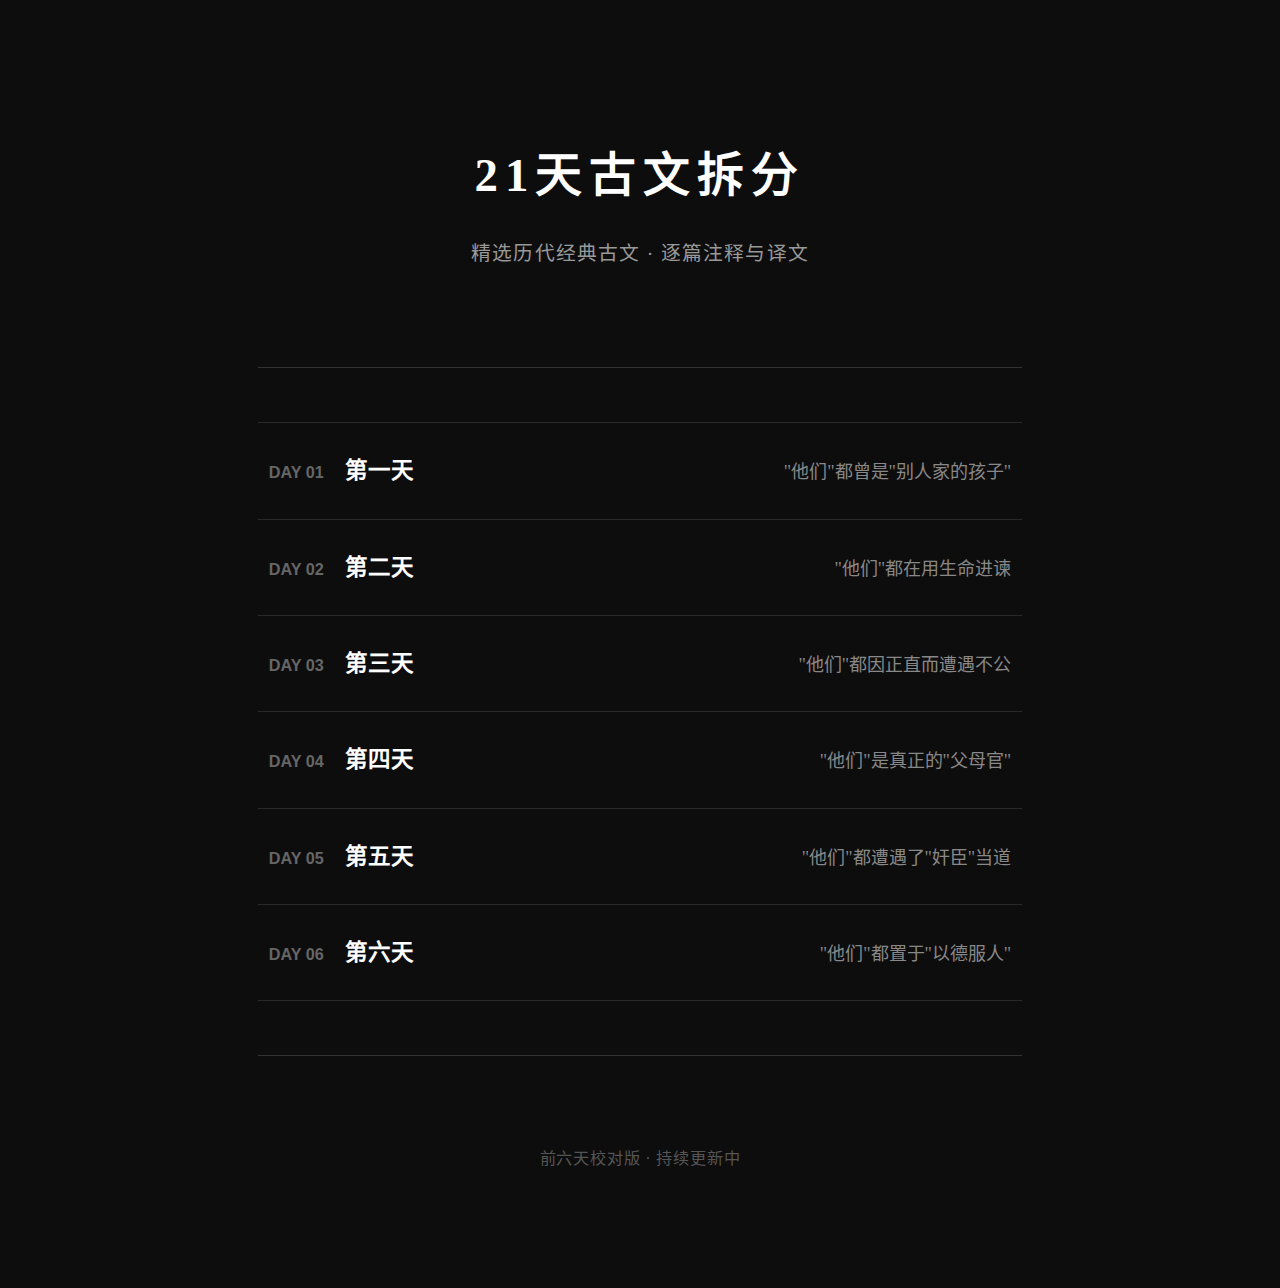
<file: index.html>
<!doctype html>
<html lang="zh-CN">
  <head>
    <meta charset="UTF-8" />
    <meta
      name="viewport"
      content="width=device-width, initial-scale=1.0" />
    <title>21天古文拆分 · 目录</title>
    <meta
      name="description"
      content="21天文言文拆分学习，精选历代经典古文，逐篇注释、字词详解与译文。" />
    <link
      rel="stylesheet"
      href="style.css" />
  </head>
  <body>
    <div class="container">
      <div class="home-header">
        <h1>21天古文拆分</h1>
        <p>精选历代经典古文 · 逐篇注释与译文</p>
      </div>

      <hr class="divider" />

      <ul class="day-list">
        <li>
          <a href="day1.html">
            <span class="day-num">DAY 01</span>
            <span class="day-title">第一天</span>
            <span class="day-theme">"他们"都曾是"别人家的孩子"</span>
          </a>
        </li>
        <li>
          <a href="day2.html">
            <span class="day-num">DAY 02</span>
            <span class="day-title">第二天</span>
            <span class="day-theme">"他们"都在用生命进谏</span>
          </a>
        </li>
        <li>
          <a href="day3.html">
            <span class="day-num">DAY 03</span>
            <span class="day-title">第三天</span>
            <span class="day-theme">"他们"都因正直而遭遇不公</span>
          </a>
        </li>
        <li>
          <a href="day4.html">
            <span class="day-num">DAY 04</span>
            <span class="day-title">第四天</span>
            <span class="day-theme">"他们"是真正的"父母官"</span>
          </a>
        </li>
        <li>
          <a href="day5.html">
            <span class="day-num">DAY 05</span>
            <span class="day-title">第五天</span>
            <span class="day-theme">"他们"都遭遇了"奸臣"当道</span>
          </a>
        </li>
        <li>
          <a href="day6.html">
            <span class="day-num">DAY 06</span>
            <span class="day-title">第六天</span>
            <span class="day-theme">"他们"都置于"以德服人"</span>
          </a>
        </li>
      </ul>

      <hr class="divider" />

      <div class="site-footer">
        <p>前六天校对版 · 持续更新中</p>
      </div>
    </div>
  </body>
</html>
</file>
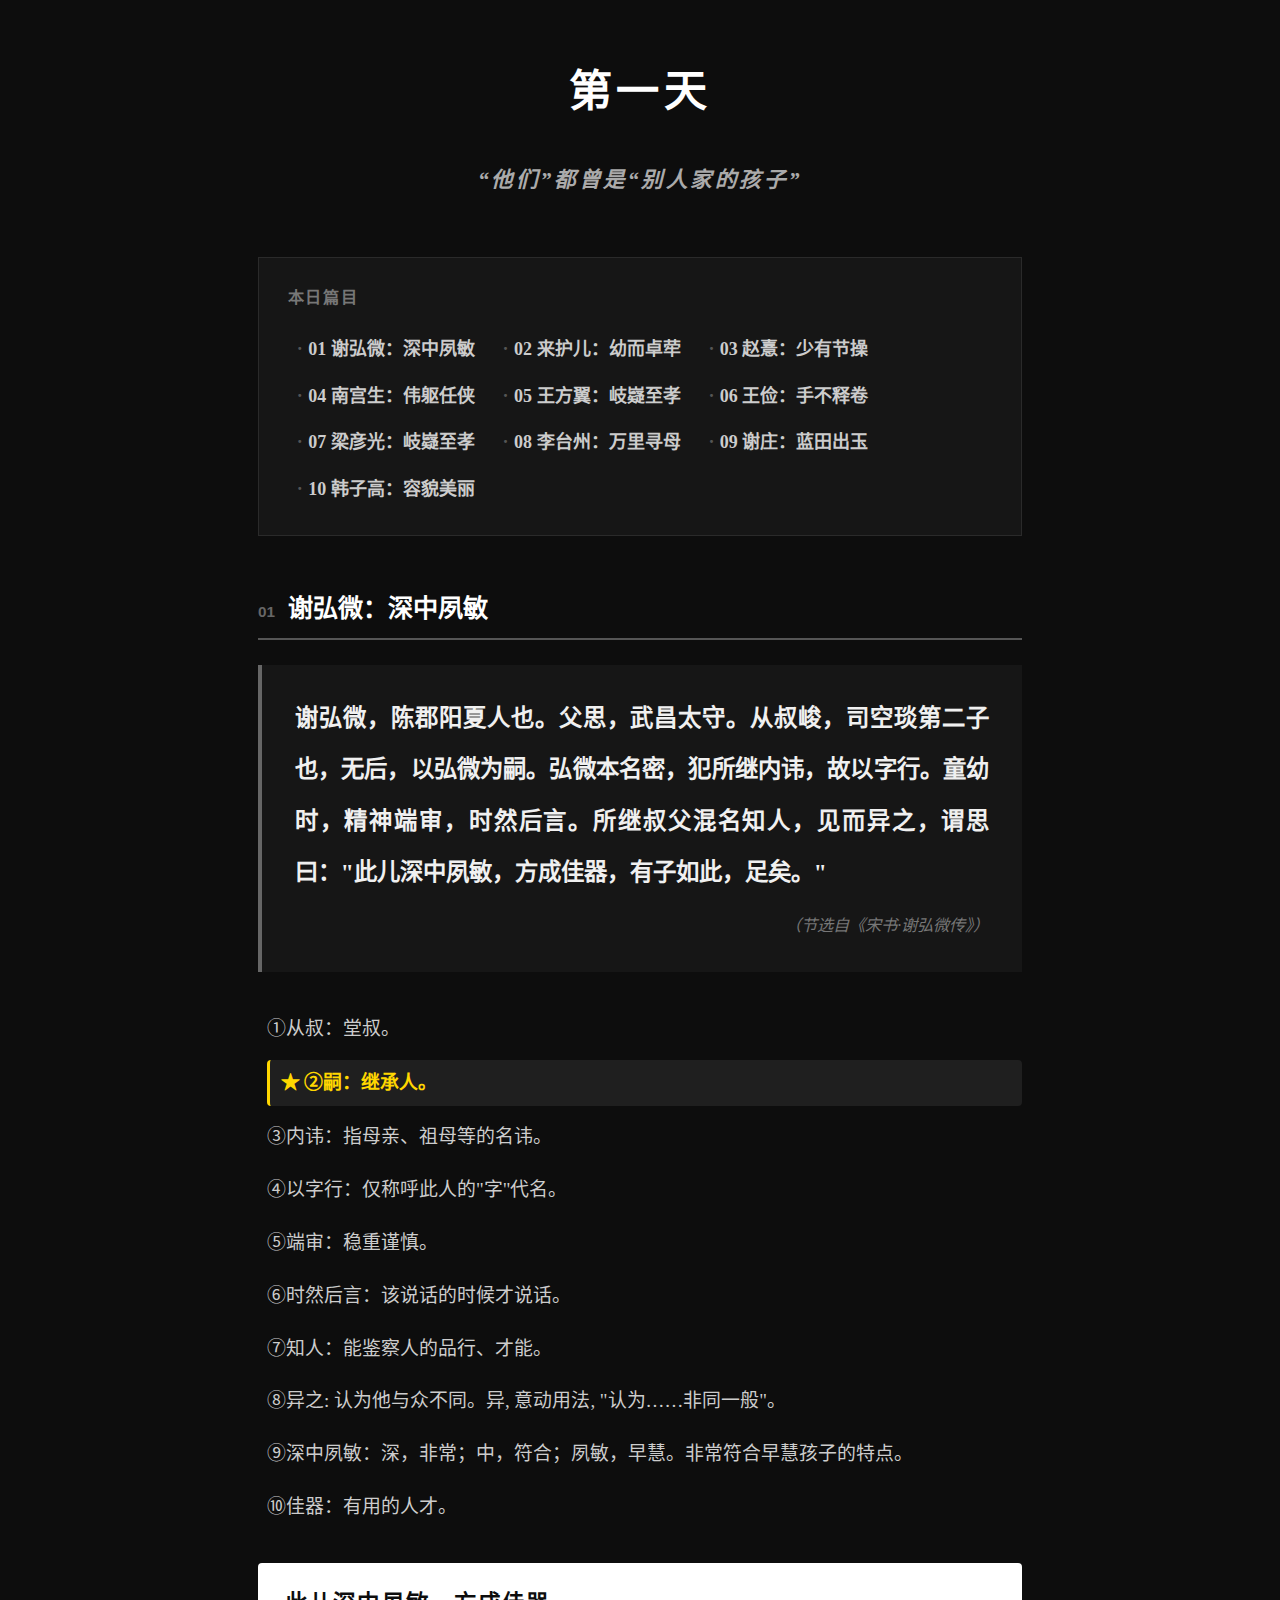
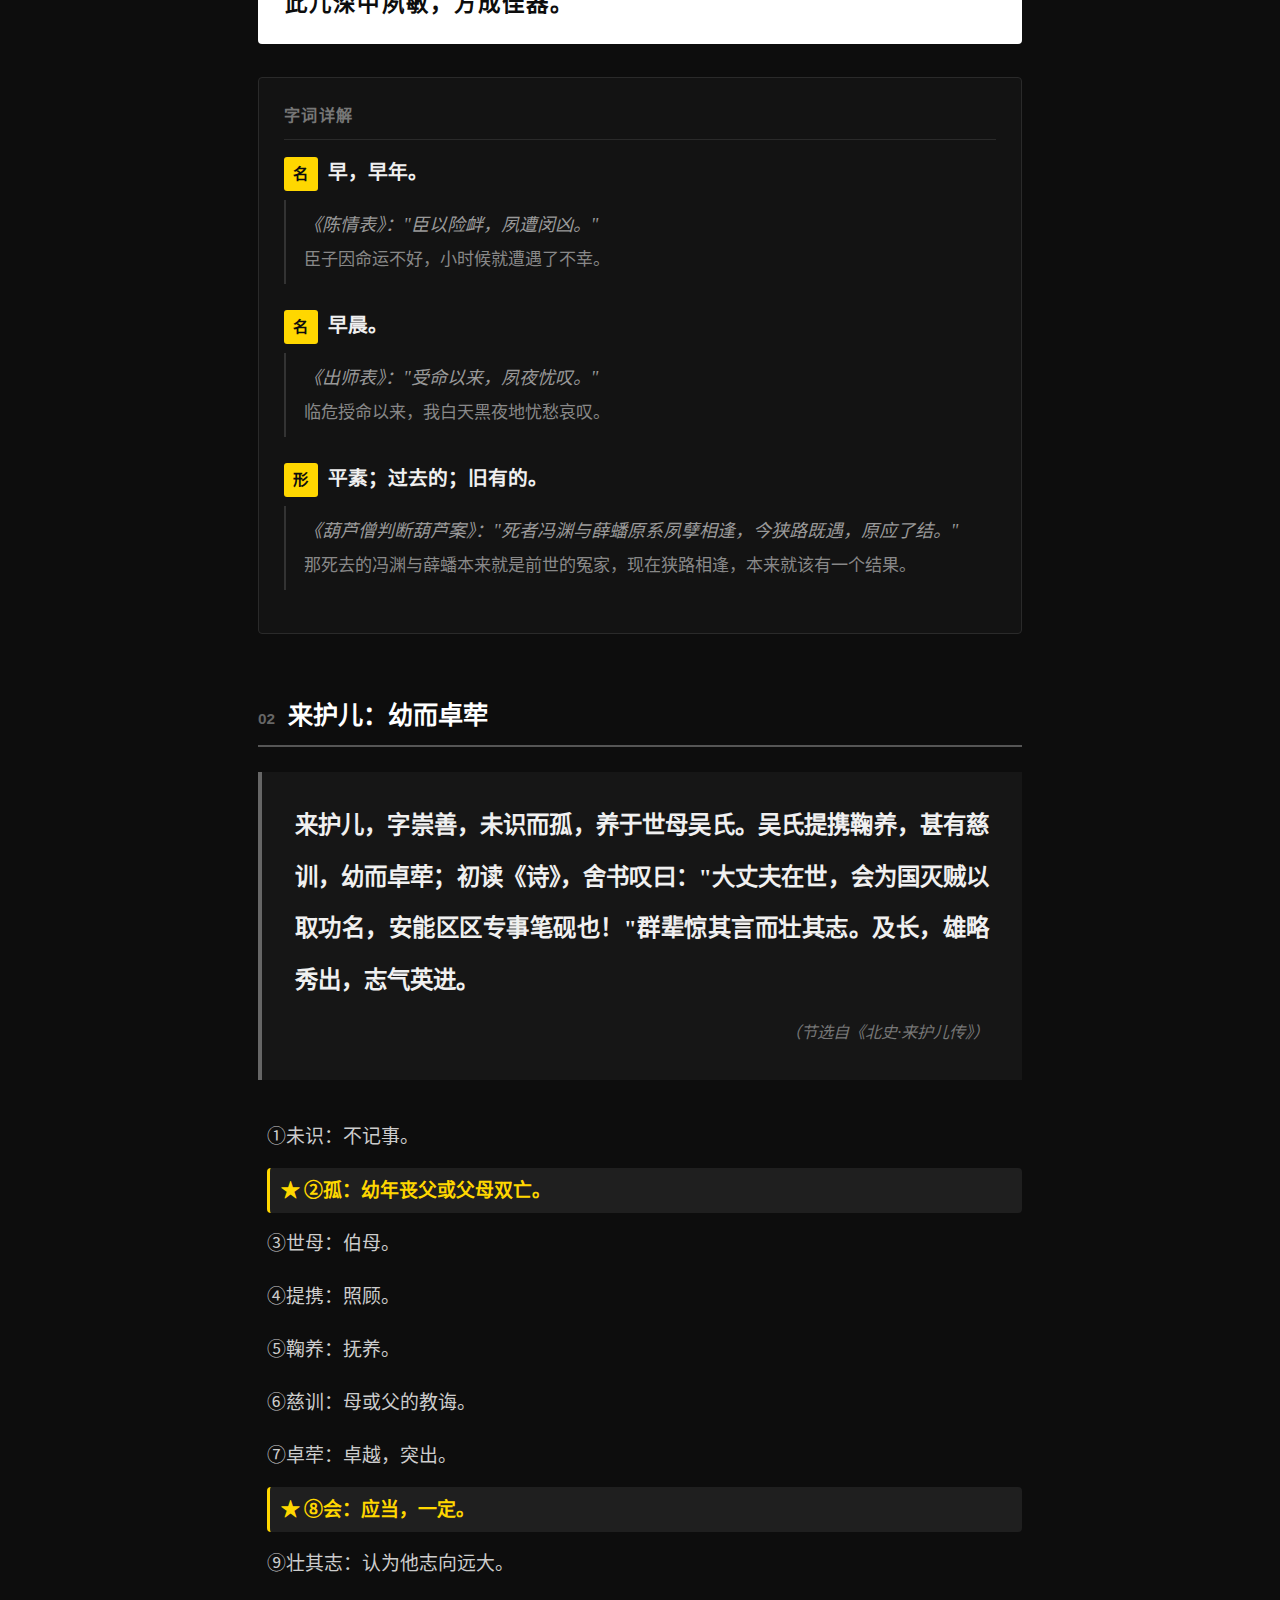
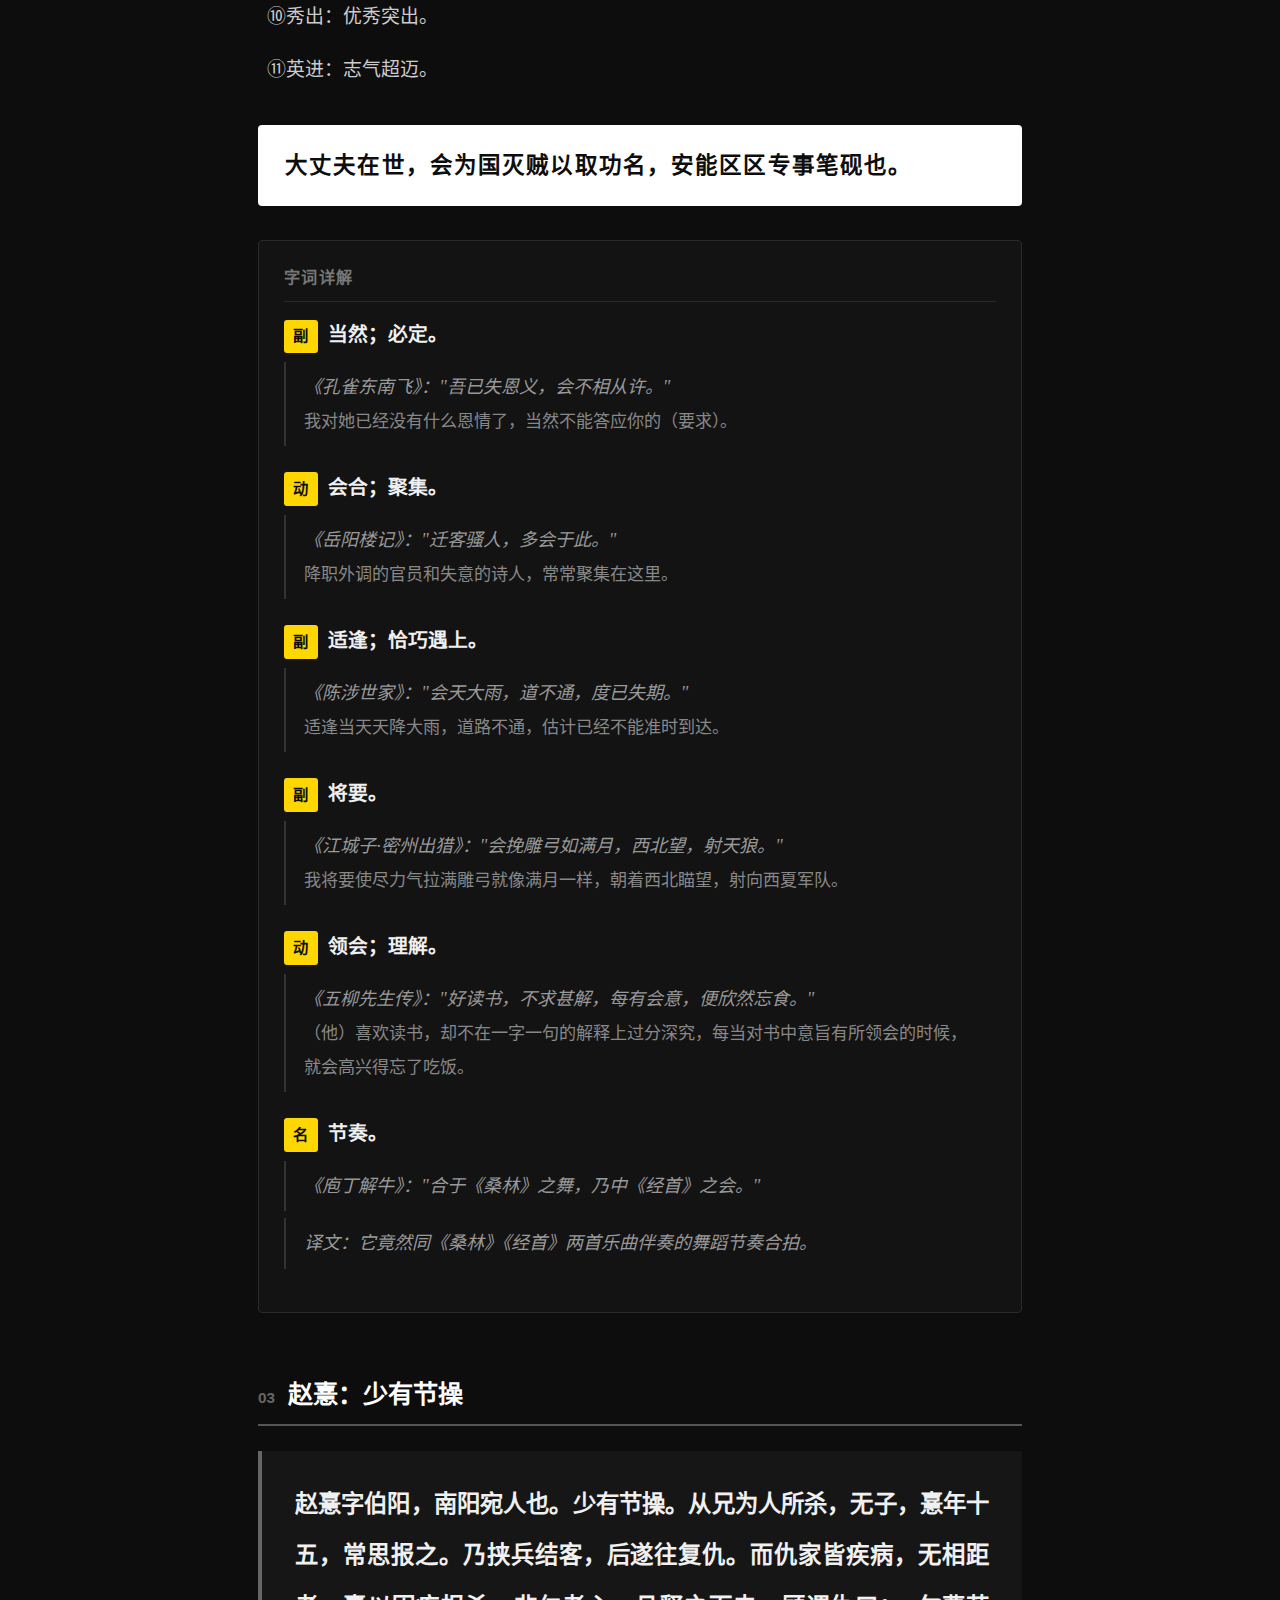
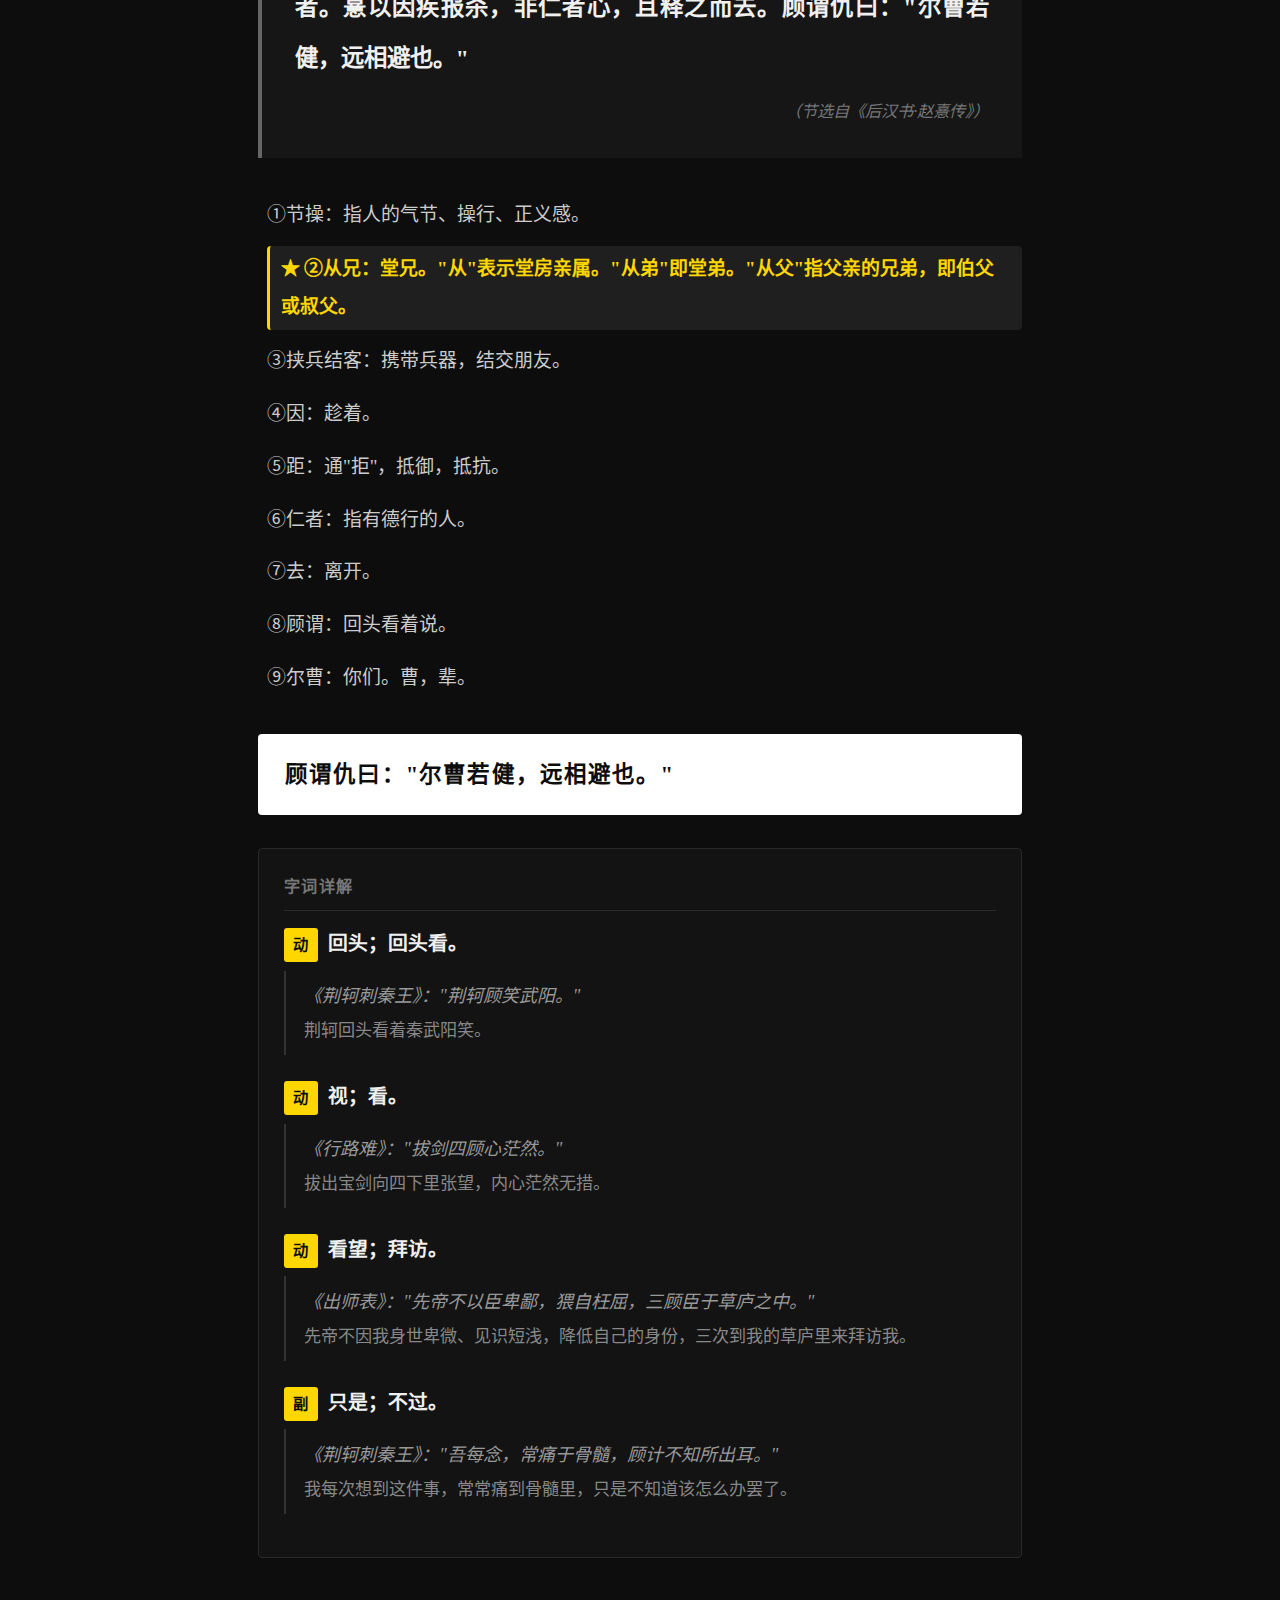
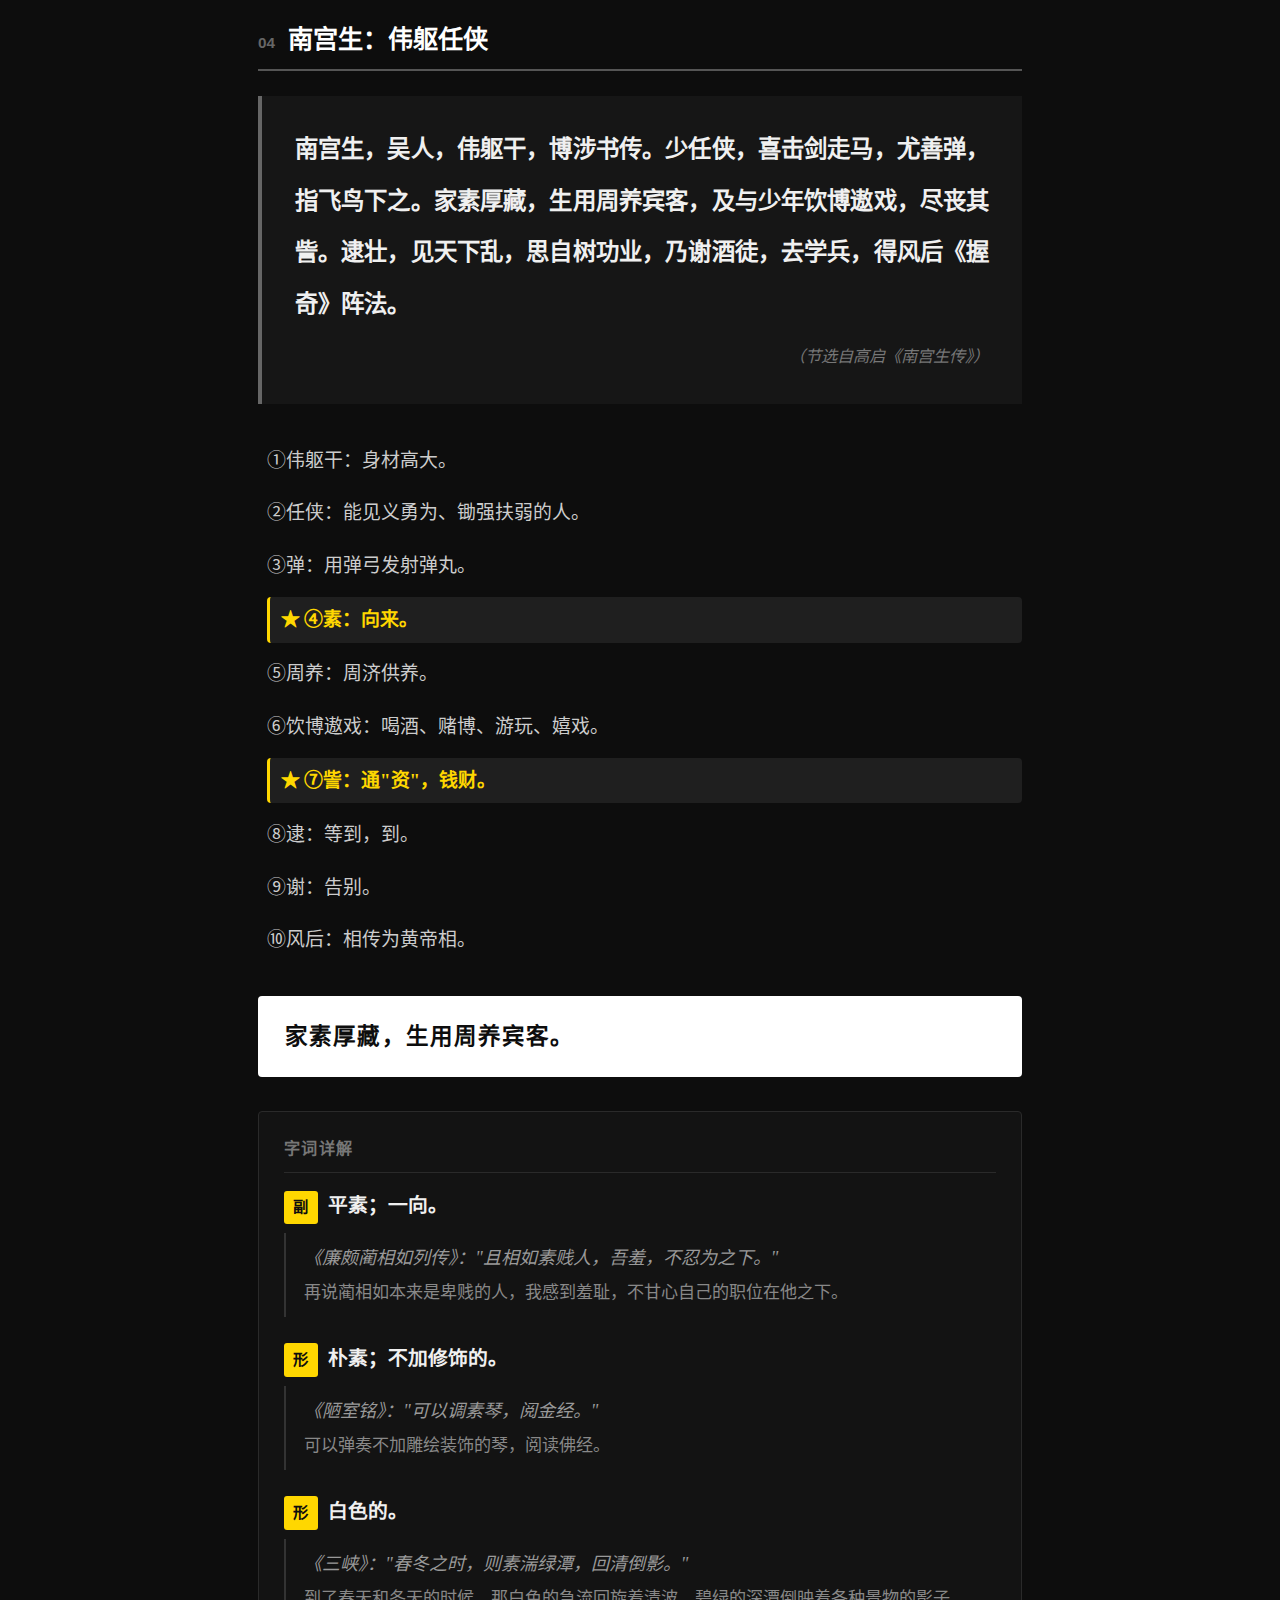
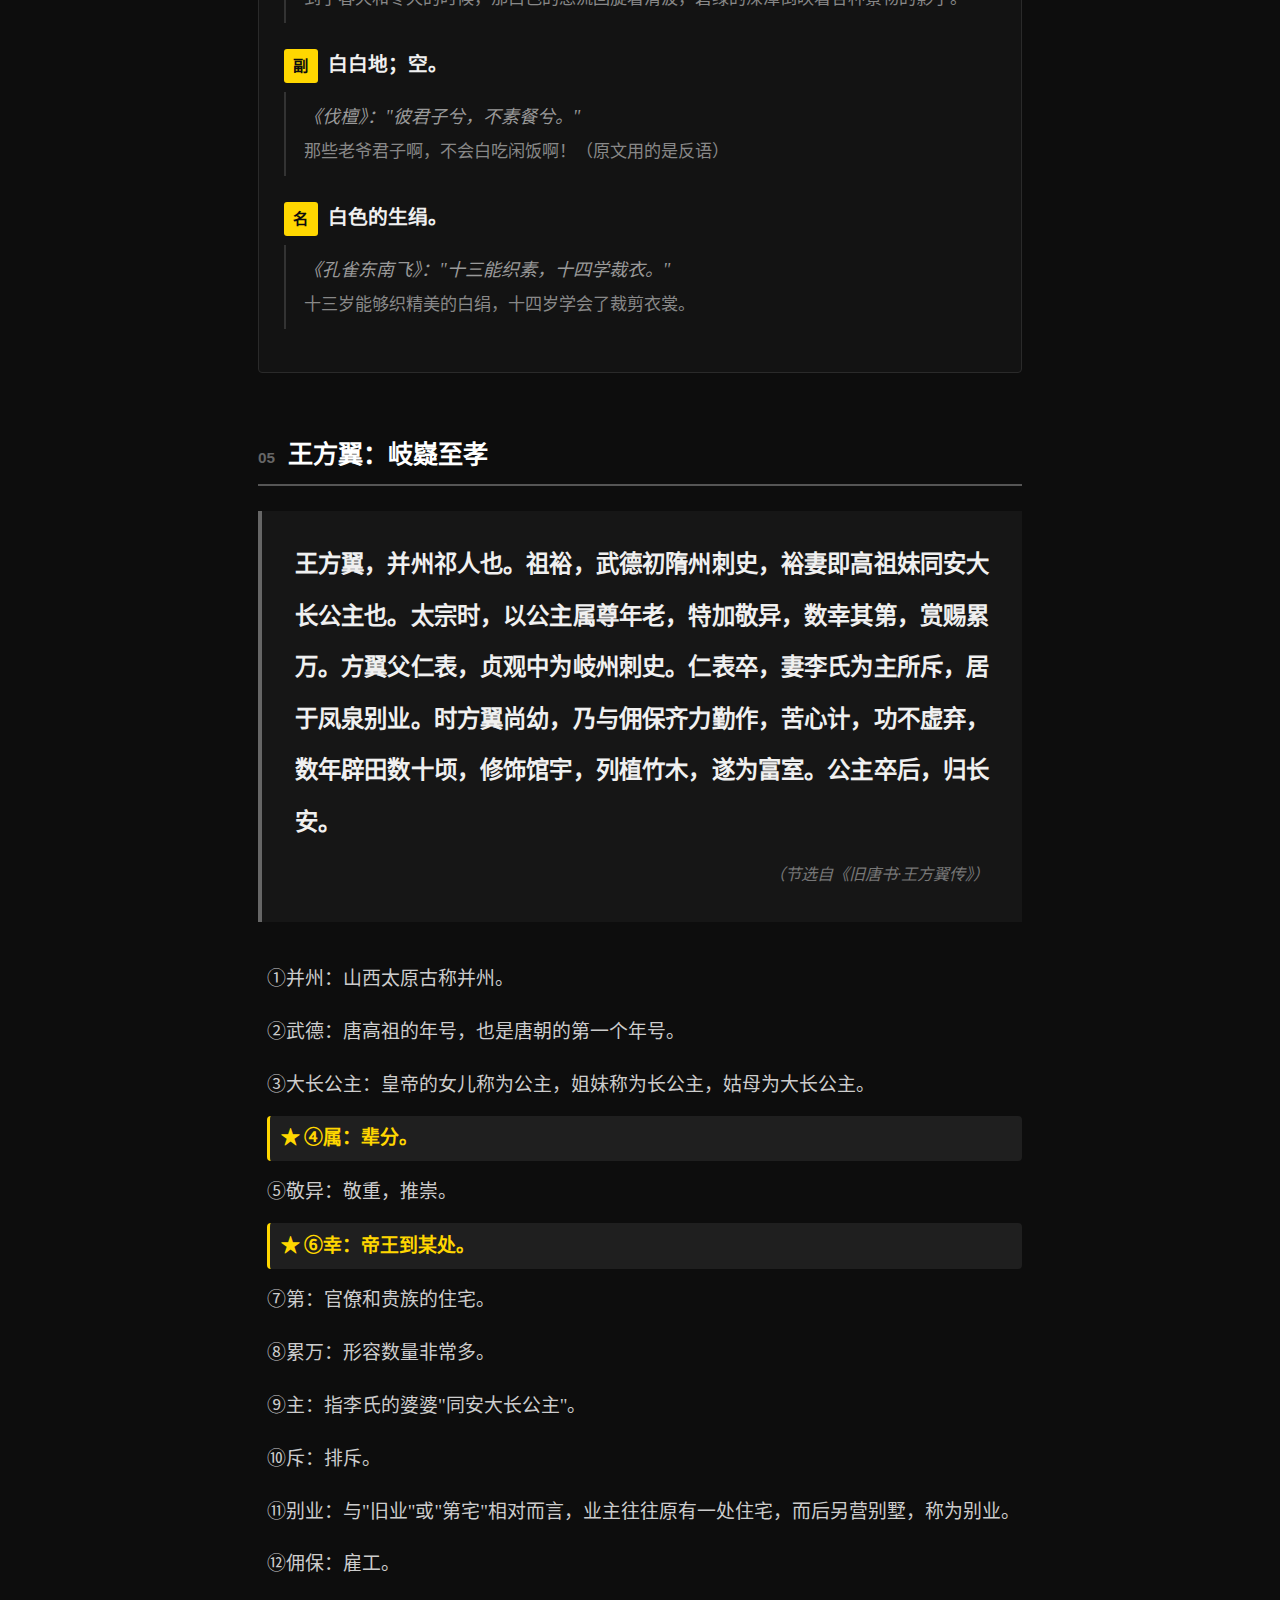
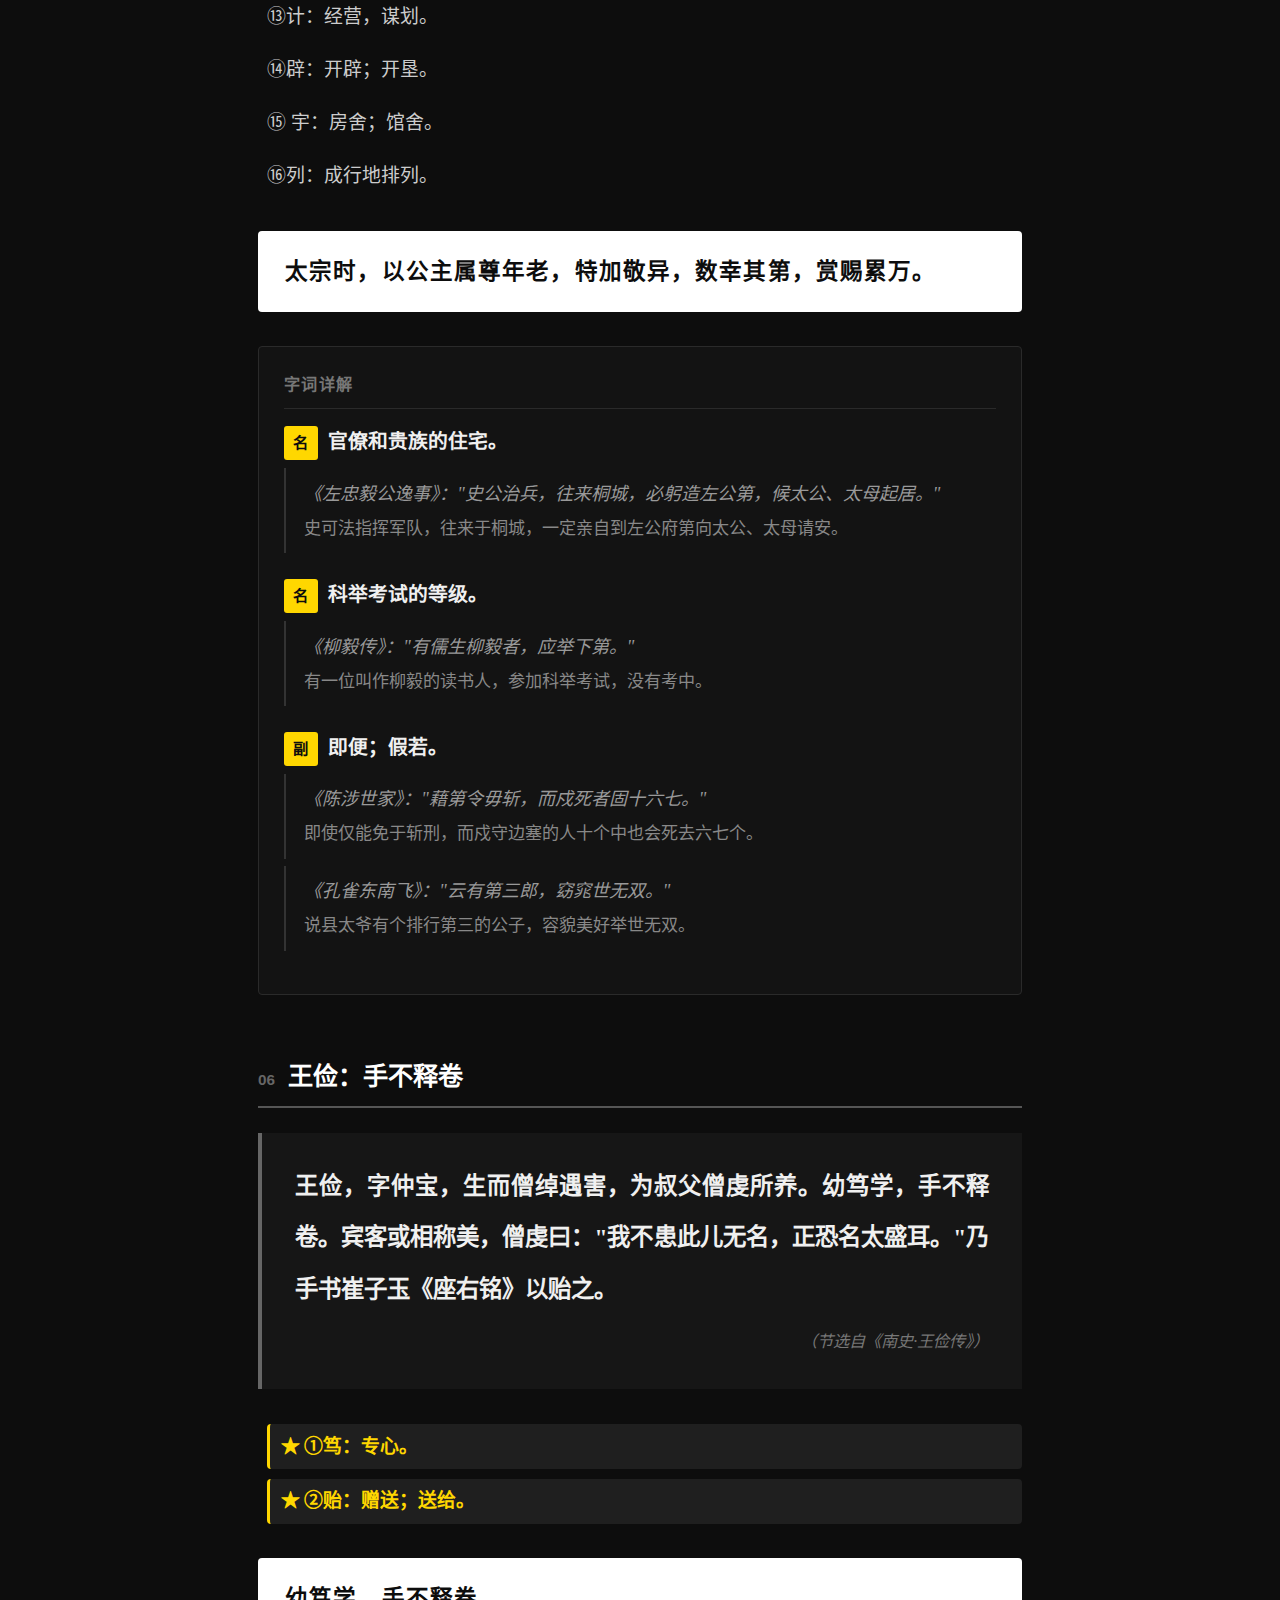
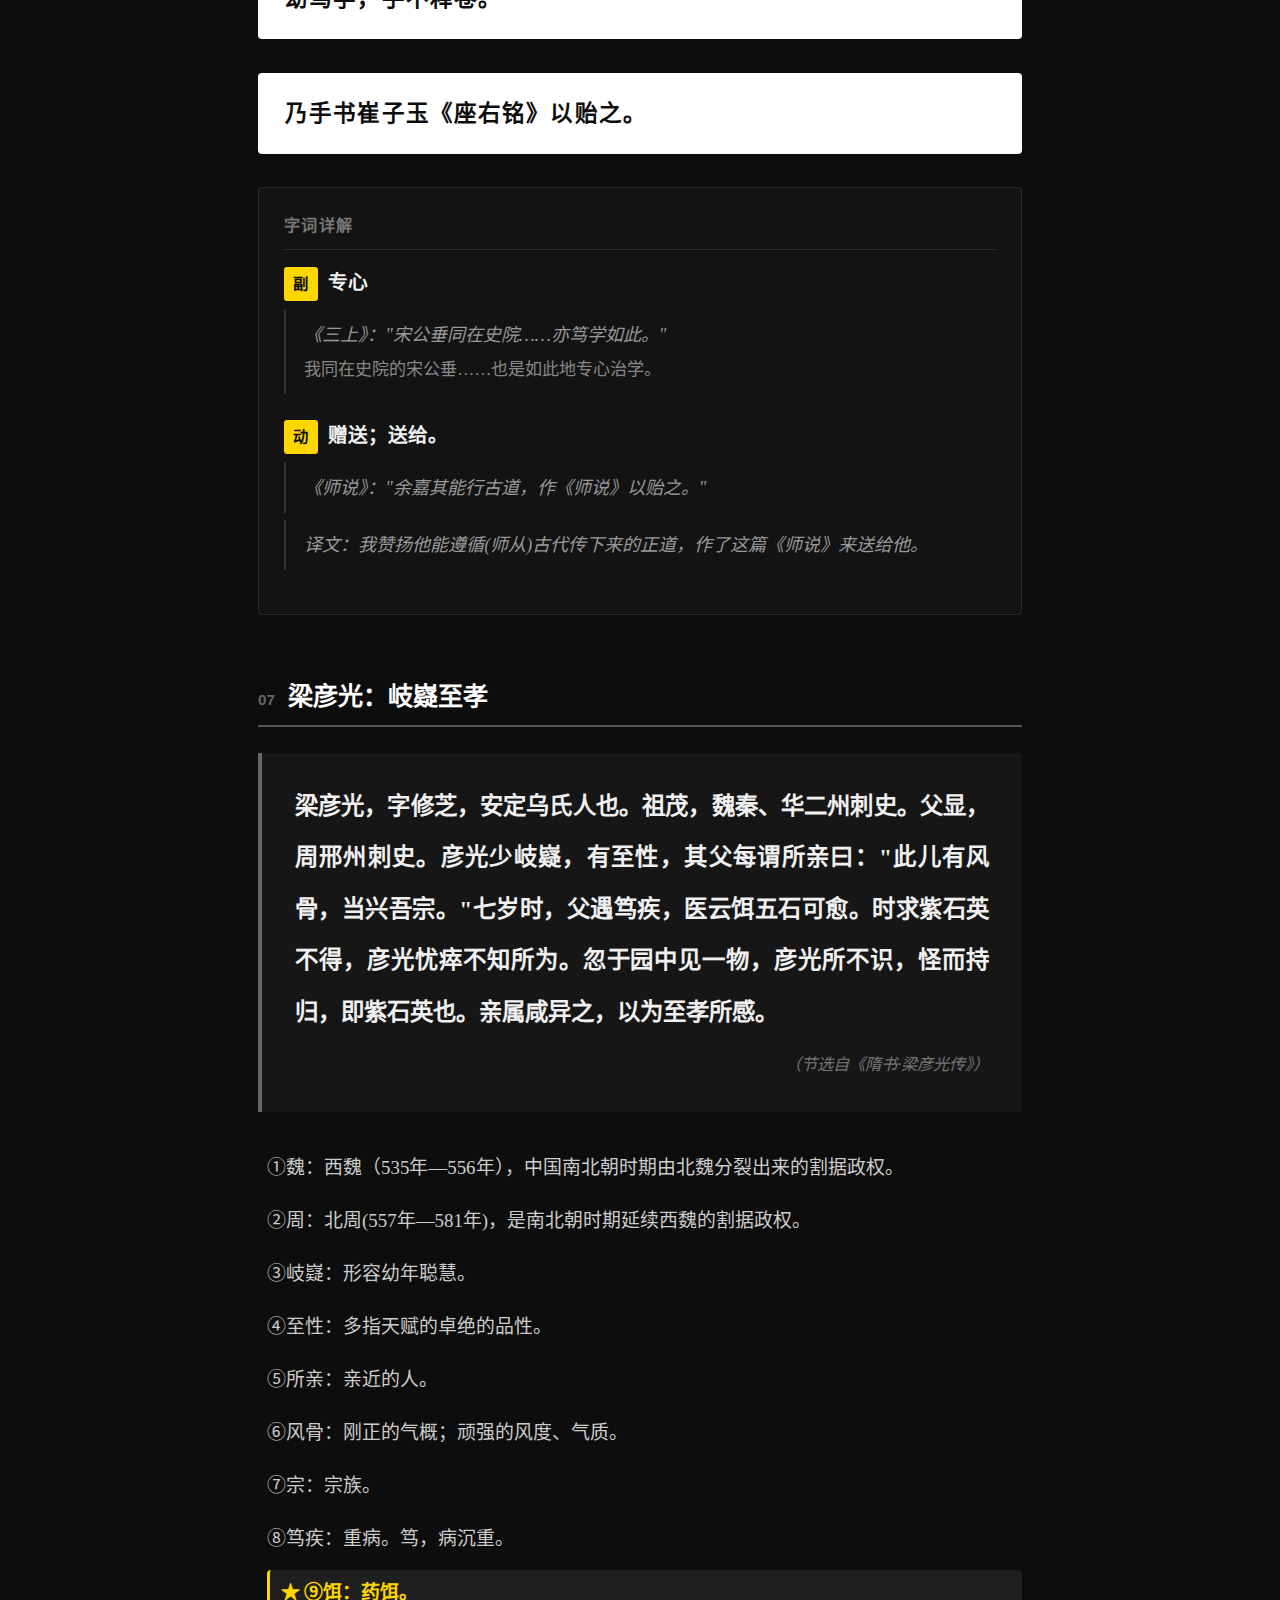
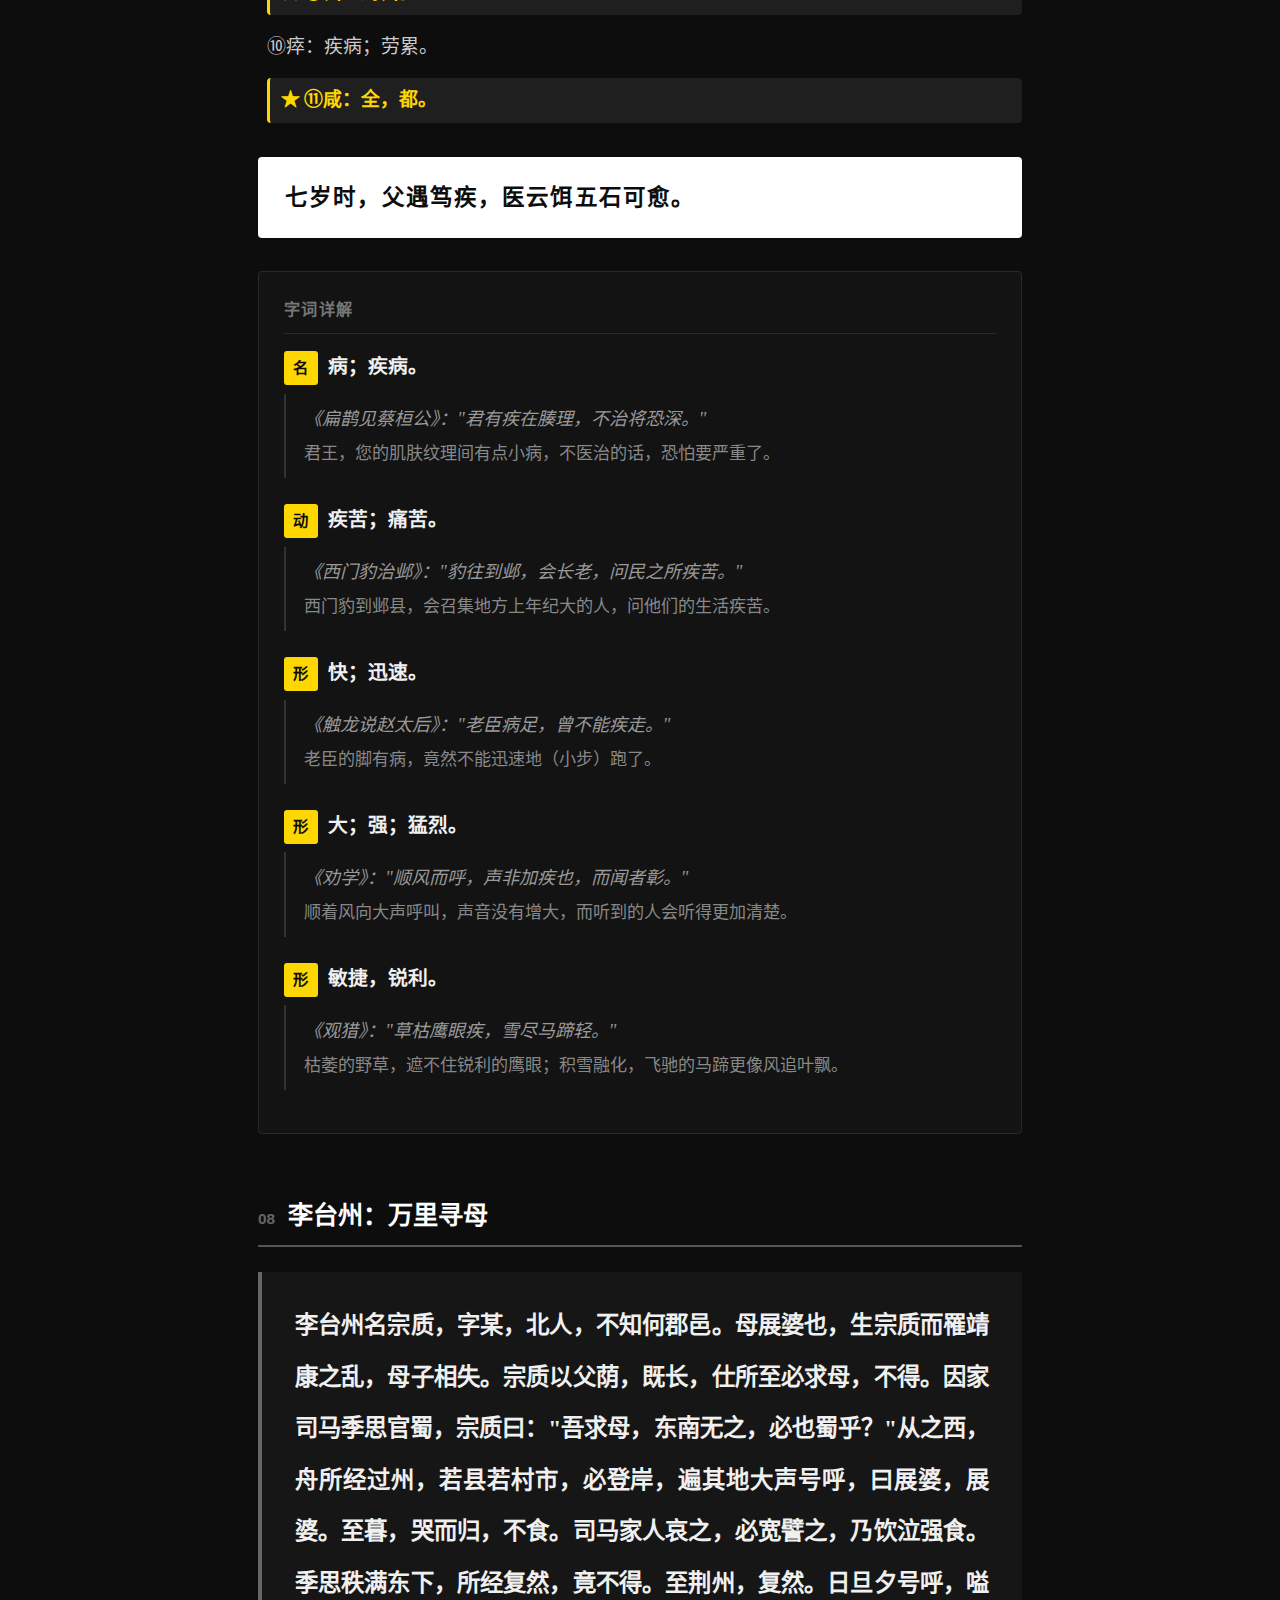
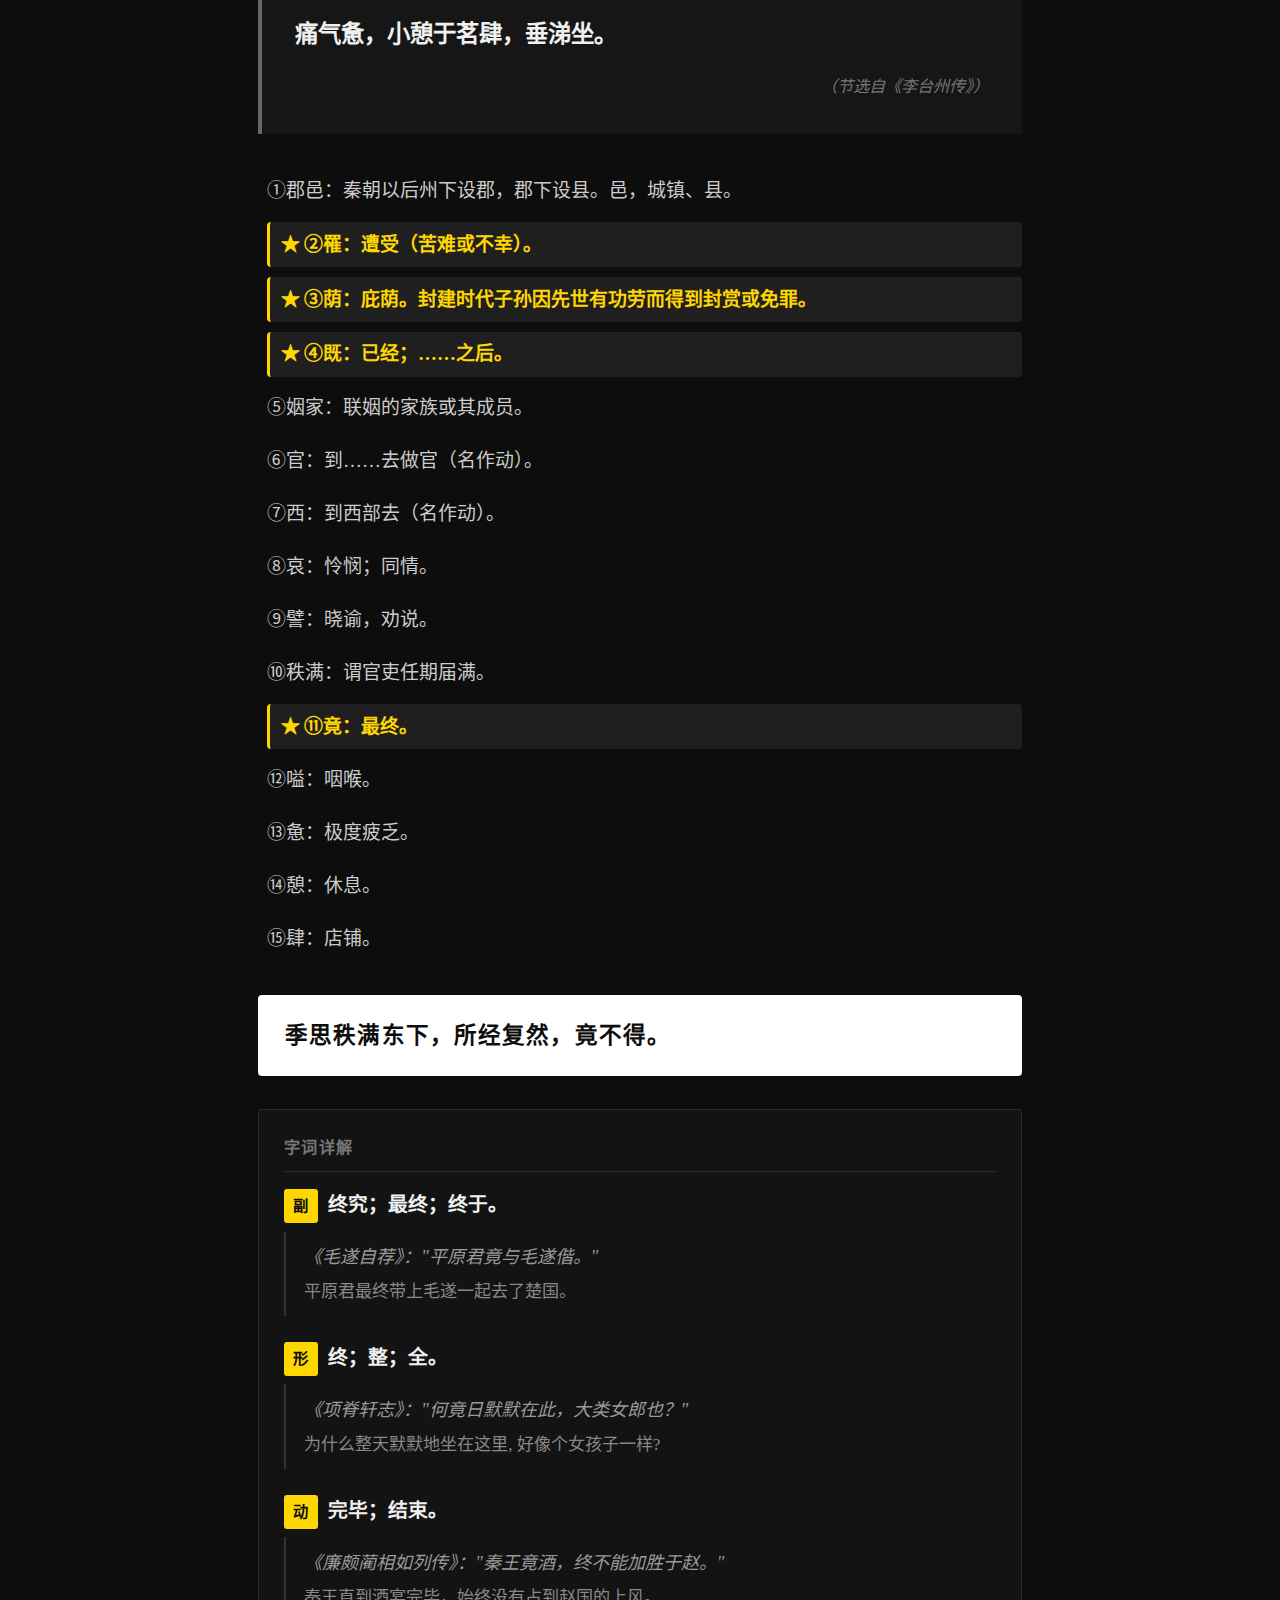
<file: day1.html>
<!DOCTYPE html>
<html lang="zh-CN">
<head>
  <meta charset="UTF-8">
  <meta name="viewport" content="width=device-width, initial-scale=1.0">
  <title>第一天 · 21天古文拆分</title>
  <meta name="description" content="第一天 - “他们”都曾是“别人家的孩子”">
  <link rel="stylesheet" href="style.css">
</head>
<body>
  <div class="container">
    <h1 class="page-title">第一天</h1>
    <p class="page-subtitle">“他们”都曾是“别人家的孩子”</p>

    <div class="toc">
      <div class="toc-title">本日篇目</div>
      <a href="#p1">01 谢弘微：深中夙敏</a>
      <a href="#p2">02 来护儿：幼而卓荦</a>
      <a href="#p3">03 赵憙：少有节操</a>
      <a href="#p4">04 南宫生：伟躯任侠</a>
      <a href="#p5">05 王方翼：岐嶷至孝</a>
      <a href="#p6">06 王俭：手不释卷</a>
      <a href="#p7">07 梁彦光：岐嶷至孝</a>
      <a href="#p8">08 李台州：万里寻母</a>
      <a href="#p9">09 谢庄：蓝田出玉</a>
      <a href="#p10">10 韩子高：容貌美丽</a>
    </div>

    <div class="passage" id="p1">
  <h2 class="passage-title"><span class="passage-num">01</span> 谢弘微：深中夙敏</h2>
  <div class="original-text">谢弘微，陈郡阳夏人也。父思，武昌太守。从叔峻，司空琰第二子也，无后，以弘微为嗣。弘微本名密，犯所继内讳，故以字行。童幼时，精神端审，时然后言。所继叔父混名知人，见而异之，谓思曰："此儿深中夙敏，方成佳器，有子如此，足矣。"
    <span class="source">（节选自《宋书·谢弘微传》）</span>
  </div>
  <div class="notes">
    <div class="note">①从叔：堂叔。</div>
    <div class="note note-key"><span class="note-star">★</span>②嗣：继承人。</div>
    <div class="note">③内讳：指母亲、祖母等的名讳。</div>
    <div class="note">④以字行：仅称呼此人的"字"代名。</div>
    <div class="note">⑤端审：稳重谨慎。</div>
    <div class="note">⑥时然后言：该说话的时候才说话。</div>
    <div class="note">⑦知人：能鉴察人的品行、才能。</div>
    <div class="note">⑧异之: 认为他与众不同。异, 意动用法, "认为……非同一般"。</div>
    <div class="note">⑨深中夙敏：深，非常；中，符合；夙敏，早慧。非常符合早慧孩子的特点。</div>
    <div class="note">⑩佳器：有用的人才。</div>
  </div>
  <div class="key-sentence">此儿深中夙敏，方成佳器。</div>
  <div class="word-detail">
    <div class="word-detail-title">字词详解</div>
    <div class="word-meaning">
      <span class="word-pos">名</span>
      <span class="word-def">早，早年。</span>
      <div class="word-example">
        <span class="example-source">《陈情表》："臣以险衅，夙遭闵凶。"</span>
        <span class="example-trans">臣子因命运不好，小时候就遭遇了不幸。</span>
      </div>
    </div>
    <div class="word-meaning">
      <span class="word-pos">名</span>
      <span class="word-def">早晨。</span>
      <div class="word-example">
        <span class="example-source">《出师表》："受命以来，夙夜忧叹。"</span>
        <span class="example-trans">临危授命以来，我白天黑夜地忧愁哀叹。</span>
      </div>
    </div>
    <div class="word-meaning">
      <span class="word-pos">形</span>
      <span class="word-def">平素；过去的；旧有的。</span>
      <div class="word-example">
        <span class="example-source">《葫芦僧判断葫芦案》："死者冯渊与薛蟠原系夙孽相逢，今狭路既遇，原应了结。"</span>
        <span class="example-trans">那死去的冯渊与薛蟠本来就是前世的冤家，现在狭路相逢，本来就该有一个结果。</span>
      </div>
    </div>
  </div>
</div>

<div class="passage" id="p2">
  <h2 class="passage-title"><span class="passage-num">02</span> 来护儿：幼而卓荦</h2>
  <div class="original-text">来护儿，字崇善，未识而孤，养于世母吴氏。吴氏提携鞠养，甚有慈训，幼而卓荦；初读《诗》，舍书叹曰："大丈夫在世，会为国灭贼以取功名，安能区区专事笔砚也！"群辈惊其言而壮其志。及长，雄略秀出，志气英进。
    <span class="source">（节选自《北史·来护儿传》）</span>
  </div>
  <div class="notes">
    <div class="note">①未识：不记事。</div>
    <div class="note note-key"><span class="note-star">★</span>②孤：幼年丧父或父母双亡。</div>
    <div class="note">③世母：伯母。</div>
    <div class="note">④提携：照顾。</div>
    <div class="note">⑤鞠养：抚养。</div>
    <div class="note">⑥慈训：母或父的教诲。</div>
    <div class="note">⑦卓荦：卓越，突出。</div>
    <div class="note note-key"><span class="note-star">★</span>⑧会：应当，一定。</div>
    <div class="note">⑨壮其志：认为他志向远大。</div>
    <div class="note">⑩秀出：优秀突出。</div>
    <div class="note">⑪英进：志气超迈。</div>
  </div>
  <div class="key-sentence">大丈夫在世，会为国灭贼以取功名，安能区区专事笔砚也。</div>
  <div class="word-detail">
    <div class="word-detail-title">字词详解</div>
    <div class="word-meaning">
      <span class="word-pos">副</span>
      <span class="word-def">当然；必定。</span>
      <div class="word-example">
        <span class="example-source">《孔雀东南飞》："吾已失恩义，会不相从许。"</span>
        <span class="example-trans">我对她已经没有什么恩情了，当然不能答应你的（要求）。</span>
      </div>
    </div>
    <div class="word-meaning">
      <span class="word-pos">动</span>
      <span class="word-def">会合；聚集。</span>
      <div class="word-example">
        <span class="example-source">《岳阳楼记》："迁客骚人，多会于此。"</span>
        <span class="example-trans">降职外调的官员和失意的诗人，常常聚集在这里。</span>
      </div>
    </div>
    <div class="word-meaning">
      <span class="word-pos">副</span>
      <span class="word-def">适逢；恰巧遇上。</span>
      <div class="word-example">
        <span class="example-source">《陈涉世家》："会天大雨，道不通，度已失期。"</span>
        <span class="example-trans">适逢当天天降大雨，道路不通，估计已经不能准时到达。</span>
      </div>
    </div>
    <div class="word-meaning">
      <span class="word-pos">副</span>
      <span class="word-def">将要。</span>
      <div class="word-example">
        <span class="example-source">《江城子·密州出猎》："会挽雕弓如满月，西北望，射天狼。"</span>
        <span class="example-trans">我将要使尽力气拉满雕弓就像满月一样，朝着西北瞄望，射向西夏军队。</span>
      </div>
    </div>
    <div class="word-meaning">
      <span class="word-pos">动</span>
      <span class="word-def">领会；理解。</span>
      <div class="word-example">
        <span class="example-source">《五柳先生传》："好读书，不求甚解，每有会意，便欣然忘食。"</span>
        <span class="example-trans">（他）喜欢读书，却不在一字一句的解释上过分深究，每当对书中意旨有所领会的时候，就会高兴得忘了吃饭。</span>
      </div>
    </div>
    <div class="word-meaning">
      <span class="word-pos">名</span>
      <span class="word-def">节奏。</span>
      <div class="word-example">
        <span class="example-source">《庖丁解牛》："合于《桑林》之舞，乃中《经首》之会。"</span>
      </div>
      <div class="word-example">
        <span class="example-source">译文：它竟然同《桑林》《经首》两首乐曲伴奏的舞蹈节奏合拍。</span>
      </div>
    </div>
  </div>
</div>

<div class="passage" id="p3">
  <h2 class="passage-title"><span class="passage-num">03</span> 赵憙：少有节操</h2>
  <div class="original-text">赵憙字伯阳，南阳宛人也。少有节操。从兄为人所杀，无子，憙年十五，常思报之。乃挟兵结客，后遂往复仇。而仇家皆疾病，无相距者。憙以因疾报杀，非仁者心，且释之而去。顾谓仇曰："尔曹若健，远相避也。"
    <span class="source">（节选自《后汉书·赵憙传》）</span>
  </div>
  <div class="notes">
    <div class="note">①节操：指人的气节、操行、正义感。</div>
    <div class="note note-key"><span class="note-star">★</span>②从兄：堂兄。"从"表示堂房亲属。"从弟"即堂弟。"从父"指父亲的兄弟，即伯父或叔父。</div>
    <div class="note">③挟兵结客：携带兵器，结交朋友。</div>
    <div class="note">④因：趁着。</div>
    <div class="note">⑤距：通"拒"，抵御，抵抗。</div>
    <div class="note">⑥仁者：指有德行的人。</div>
    <div class="note">⑦去：离开。</div>
    <div class="note">⑧顾谓：回头看着说。</div>
    <div class="note">⑨尔曹：你们。曹，辈。</div>
  </div>
  <div class="key-sentence">顾谓仇曰："尔曹若健，远相避也。"</div>
  <div class="word-detail">
    <div class="word-detail-title">字词详解</div>
    <div class="word-meaning">
      <span class="word-pos">动</span>
      <span class="word-def">回头；回头看。</span>
      <div class="word-example">
        <span class="example-source">《荆轲刺秦王》："荆轲顾笑武阳。"</span>
        <span class="example-trans">荆轲回头看着秦武阳笑。</span>
      </div>
    </div>
    <div class="word-meaning">
      <span class="word-pos">动</span>
      <span class="word-def">视；看。</span>
      <div class="word-example">
        <span class="example-source">《行路难》："拔剑四顾心茫然。"</span>
        <span class="example-trans">拔出宝剑向四下里张望，内心茫然无措。</span>
      </div>
    </div>
    <div class="word-meaning">
      <span class="word-pos">动</span>
      <span class="word-def">看望；拜访。</span>
      <div class="word-example">
        <span class="example-source">《出师表》："先帝不以臣卑鄙，猥自枉屈，三顾臣于草庐之中。"</span>
        <span class="example-trans">先帝不因我身世卑微、见识短浅，降低自己的身份，三次到我的草庐里来拜访我。</span>
      </div>
    </div>
    <div class="word-meaning">
      <span class="word-pos">副</span>
      <span class="word-def">只是；不过。</span>
      <div class="word-example">
        <span class="example-source">《荆轲刺秦王》："吾每念，常痛于骨髓，顾计不知所出耳。"</span>
        <span class="example-trans">我每次想到这件事，常常痛到骨髓里，只是不知道该怎么办罢了。</span>
      </div>
    </div>
  </div>
</div>

<div class="passage" id="p4">
  <h2 class="passage-title"><span class="passage-num">04</span> 南宫生：伟躯任侠</h2>
  <div class="original-text">南宫生，吴人，伟躯干，博涉书传。少任侠，喜击剑走马，尤善弹，指飞鸟下之。家素厚藏，生用周养宾客，及与少年饮博遨戏，尽丧其訾。逮壮，见天下乱，思自树功业，乃谢酒徒，去学兵，得风后《握奇》阵法。
    <span class="source">（节选自高启《南宫生传》）</span>
  </div>
  <div class="notes">
    <div class="note">①伟躯干：身材高大。</div>
    <div class="note">②任侠：能见义勇为、锄强扶弱的人。</div>
    <div class="note">③弹：用弹弓发射弹丸。</div>
    <div class="note note-key"><span class="note-star">★</span>④素：向来。</div>
    <div class="note">⑤周养：周济供养。</div>
    <div class="note">⑥饮博遨戏：喝酒、赌博、游玩、嬉戏。</div>
    <div class="note note-key"><span class="note-star">★</span>⑦訾：通"资"，钱财。</div>
    <div class="note">⑧逮：等到，到。</div>
    <div class="note">⑨谢：告别。</div>
    <div class="note">⑩风后：相传为黄帝相。</div>
  </div>
  <div class="key-sentence">家素厚藏，生用周养宾客。</div>
  <div class="word-detail">
    <div class="word-detail-title">字词详解</div>
    <div class="word-meaning">
      <span class="word-pos">副</span>
      <span class="word-def">平素；一向。</span>
      <div class="word-example">
        <span class="example-source">《廉颇蔺相如列传》："且相如素贱人，吾羞，不忍为之下。"</span>
        <span class="example-trans">再说蔺相如本来是卑贱的人，我感到羞耻，不甘心自己的职位在他之下。</span>
      </div>
    </div>
    <div class="word-meaning">
      <span class="word-pos">形</span>
      <span class="word-def">朴素；不加修饰的。</span>
      <div class="word-example">
        <span class="example-source">《陋室铭》："可以调素琴，阅金经。"</span>
        <span class="example-trans">可以弹奏不加雕绘装饰的琴，阅读佛经。</span>
      </div>
    </div>
    <div class="word-meaning">
      <span class="word-pos">形</span>
      <span class="word-def">白色的。</span>
      <div class="word-example">
        <span class="example-source">《三峡》："春冬之时，则素湍绿潭，回清倒影。"</span>
        <span class="example-trans">到了春天和冬天的时候，那白色的急流回旋着清波，碧绿的深潭倒映着各种景物的影子。</span>
      </div>
    </div>
    <div class="word-meaning">
      <span class="word-pos">副</span>
      <span class="word-def">白白地；空。</span>
      <div class="word-example">
        <span class="example-source">《伐檀》："彼君子兮，不素餐兮。"</span>
        <span class="example-trans">那些老爷君子啊，不会白吃闲饭啊！（原文用的是反语）</span>
      </div>
    </div>
    <div class="word-meaning">
      <span class="word-pos">名</span>
      <span class="word-def">白色的生绢。</span>
      <div class="word-example">
        <span class="example-source">《孔雀东南飞》："十三能织素，十四学裁衣。"</span>
        <span class="example-trans">十三岁能够织精美的白绢，十四岁学会了裁剪衣裳。</span>
      </div>
    </div>
  </div>
</div>

<div class="passage" id="p5">
  <h2 class="passage-title"><span class="passage-num">05</span> 王方翼：岐嶷至孝</h2>
  <div class="original-text">王方翼，并州祁人也。祖裕，武德初隋州刺史，裕妻即高祖妹同安大长公主也。太宗时，以公主属尊年老，特加敬异，数幸其第，赏赐累万。方翼父仁表，贞观中为岐州刺史。仁表卒，妻李氏为主所斥，居于凤泉别业。时方翼尚幼，乃与佣保齐力勤作，苦心计，功不虚弃，数年辟田数十顷，修饰馆宇，列植竹木，遂为富室。公主卒后，归长安。
    <span class="source">（节选自《旧唐书·王方翼传》）</span>
  </div>
  <div class="notes">
    <div class="note">①并州：山西太原古称并州。</div>
    <div class="note">②武德：唐高祖的年号，也是唐朝的第一个年号。</div>
    <div class="note">③大长公主：皇帝的女儿称为公主，姐妹称为长公主，姑母为大长公主。</div>
    <div class="note note-key"><span class="note-star">★</span>④属：辈分。</div>
    <div class="note">⑤敬异：敬重，推崇。</div>
    <div class="note note-key"><span class="note-star">★</span>⑥幸：帝王到某处。</div>
    <div class="note">⑦第：官僚和贵族的住宅。</div>
    <div class="note">⑧累万：形容数量非常多。</div>
    <div class="note">⑨主：指李氏的婆婆"同安大长公主"。</div>
    <div class="note">⑩斥：排斥。</div>
    <div class="note">⑪别业：与"旧业"或"第宅"相对而言，业主往往原有一处住宅，而后另营别墅，称为别业。</div>
    <div class="note">⑫佣保：雇工。</div>
    <div class="note">⑬计：经营，谋划。</div>
    <div class="note">⑭辟：开辟；开垦。</div>
    <div class="note">⑮ 宇：房舍；馆舍。</div>
    <div class="note">⑯列：成行地排列。</div>
  </div>
  <div class="key-sentence">太宗时，以公主属尊年老，特加敬异，数幸其第，赏赐累万。</div>
  <div class="word-detail">
    <div class="word-detail-title">字词详解</div>
    <div class="word-meaning">
      <span class="word-pos">名</span>
      <span class="word-def">官僚和贵族的住宅。</span>
      <div class="word-example">
        <span class="example-source">《左忠毅公逸事》："史公治兵，往来桐城，必躬造左公第，候太公、太母起居。"</span>
        <span class="example-trans">史可法指挥军队，往来于桐城，一定亲自到左公府第向太公、太母请安。</span>
      </div>
    </div>
    <div class="word-meaning">
      <span class="word-pos">名</span>
      <span class="word-def">科举考试的等级。</span>
      <div class="word-example">
        <span class="example-source">《柳毅传》："有儒生柳毅者，应举下第。"</span>
        <span class="example-trans">有一位叫作柳毅的读书人，参加科举考试，没有考中。</span>
      </div>
    </div>
    <div class="word-meaning">
      <span class="word-pos">副</span>
      <span class="word-def">即便；假若。</span>
      <div class="word-example">
        <span class="example-source">《陈涉世家》："藉第令毋斩，而戍死者固十六七。"</span>
        <span class="example-trans">即使仅能免于斩刑，而戍守边塞的人十个中也会死去六七个。</span>
      </div>
      <div class="word-example">
        <span class="example-source">《孔雀东南飞》："云有第三郎，窈窕世无双。"</span>
        <span class="example-trans">说县太爷有个排行第三的公子，容貌美好举世无双。</span>
      </div>
    </div>
  </div>
</div>

<div class="passage" id="p6">
  <h2 class="passage-title"><span class="passage-num">06</span> 王俭：手不释卷</h2>
  <div class="original-text">王俭，字仲宝，生而僧绰遇害，为叔父僧虔所养。幼笃学，手不释卷。宾客或相称美，僧虔曰："我不患此儿无名，正恐名太盛耳。"乃手书崔子玉《座右铭》以贻之。
    <span class="source">（节选自《南史·王俭传》）</span>
  </div>
  <div class="notes">
    <div class="note note-key"><span class="note-star">★</span>①笃：专心。</div>
    <div class="note note-key"><span class="note-star">★</span>②贻：赠送；送给。</div>
  </div>
  <div class="key-sentence">幼笃学，手不释卷。</div>
  <div class="key-sentence">乃手书崔子玉《座右铭》以贻之。</div>
  <div class="word-detail">
    <div class="word-detail-title">字词详解</div>
    <div class="word-meaning">
      <span class="word-pos">副</span>
      <span class="word-def">专心</span>
      <div class="word-example">
        <span class="example-source">《三上》："宋公垂同在史院……亦笃学如此。"</span>
        <span class="example-trans">我同在史院的宋公垂……也是如此地专心治学。</span>
      </div>
    </div>
    <div class="word-meaning">
      <span class="word-pos">动</span>
      <span class="word-def">赠送；送给。</span>
      <div class="word-example">
        <span class="example-source">《师说》："余嘉其能行古道，作《师说》以贻之。"</span>
      </div>
      <div class="word-example">
        <span class="example-source">译文：我赞扬他能遵循(师从)古代传下来的正道，作了这篇《师说》来送给他。</span>
      </div>
    </div>
  </div>
</div>

<div class="passage" id="p7">
  <h2 class="passage-title"><span class="passage-num">07</span> 梁彦光：岐嶷至孝</h2>
  <div class="original-text">梁彦光，字修芝，安定乌氏人也。祖茂，魏秦、华二州刺史。父显，周邢州刺史。彦光少岐嶷，有至性，其父每谓所亲曰："此儿有风骨，当兴吾宗。"七岁时，父遇笃疾，医云饵五石可愈。时求紫石英不得，彦光忧瘁不知所为。忽于园中见一物，彦光所不识，怪而持归，即紫石英也。亲属咸异之，以为至孝所感。
    <span class="source">（节选自《隋书·梁彦光传》）</span>
  </div>
  <div class="notes">
    <div class="note">①魏：西魏（535年—556年），中国南北朝时期由北魏分裂出来的割据政权。</div>
    <div class="note">②周：北周(557年—581年)，是南北朝时期延续西魏的割据政权。</div>
    <div class="note">③岐嶷：形容幼年聪慧。</div>
    <div class="note">④至性：多指天赋的卓绝的品性。</div>
    <div class="note">⑤所亲：亲近的人。</div>
    <div class="note">⑥风骨：刚正的气概；顽强的风度、气质。</div>
    <div class="note">⑦宗：宗族。</div>
    <div class="note">⑧笃疾：重病。笃，病沉重。</div>
    <div class="note note-key"><span class="note-star">★</span>⑨饵：药饵。</div>
    <div class="note">⑩瘁：疾病；劳累。</div>
    <div class="note note-key"><span class="note-star">★</span>⑪咸：全，都。</div>
  </div>
  <div class="key-sentence">七岁时，父遇笃疾，医云饵五石可愈。</div>
  <div class="word-detail">
    <div class="word-detail-title">字词详解</div>
    <div class="word-meaning">
      <span class="word-pos">名</span>
      <span class="word-def">病；疾病。</span>
      <div class="word-example">
        <span class="example-source">《扁鹊见蔡桓公》："君有疾在腠理，不治将恐深。"</span>
        <span class="example-trans">君王，您的肌肤纹理间有点小病，不医治的话，恐怕要严重了。</span>
      </div>
    </div>
    <div class="word-meaning">
      <span class="word-pos">动</span>
      <span class="word-def">疾苦；痛苦。</span>
      <div class="word-example">
        <span class="example-source">《西门豹治邺》："豹往到邺，会长老，问民之所疾苦。"</span>
        <span class="example-trans">西门豹到邺县，会召集地方上年纪大的人，问他们的生活疾苦。</span>
      </div>
    </div>
    <div class="word-meaning">
      <span class="word-pos">形</span>
      <span class="word-def">快；迅速。</span>
      <div class="word-example">
        <span class="example-source">《触龙说赵太后》："老臣病足，曾不能疾走。"</span>
        <span class="example-trans">老臣的脚有病，竟然不能迅速地（小步）跑了。</span>
      </div>
    </div>
    <div class="word-meaning">
      <span class="word-pos">形</span>
      <span class="word-def">大；强；猛烈。</span>
      <div class="word-example">
        <span class="example-source">《劝学》："顺风而呼，声非加疾也，而闻者彰。"</span>
        <span class="example-trans">顺着风向大声呼叫，声音没有增大，而听到的人会听得更加清楚。</span>
      </div>
    </div>
    <div class="word-meaning">
      <span class="word-pos">形</span>
      <span class="word-def">敏捷，锐利。</span>
      <div class="word-example">
        <span class="example-source">《观猎》："草枯鹰眼疾，雪尽马蹄轻。"</span>
        <span class="example-trans">枯萎的野草，遮不住锐利的鹰眼；积雪融化，飞驰的马蹄更像风追叶飘。</span>
      </div>
    </div>
  </div>
</div>

<div class="passage" id="p8">
  <h2 class="passage-title"><span class="passage-num">08</span> 李台州：万里寻母</h2>
  <div class="original-text">李台州名宗质，字某，北人，不知何郡邑。母展婆也，生宗质而罹靖康之乱，母子相失。宗质以父荫，既长，仕所至必求母，不得。因家司马季思官蜀，宗质曰："吾求母，东南无之，必也蜀乎？"从之西，舟所经过州，若县若村市，必登岸，遍其地大声号呼，曰展婆，展婆。至暮，哭而归，不食。司马家人哀之，必宽譬之，乃饮泣强食。季思秩满东下，所经复然，竟不得。至荆州，复然。日旦夕号呼，嗌痛气惫，小憩于茗肆，垂涕坐。
    <span class="source">（节选自《李台州传》）</span>
  </div>
  <div class="notes">
    <div class="note">①郡邑：秦朝以后州下设郡，郡下设县。邑，城镇、县。</div>
    <div class="note note-key"><span class="note-star">★</span>②罹：遭受（苦难或不幸）。</div>
    <div class="note note-key"><span class="note-star">★</span>③荫：庇荫。封建时代子孙因先世有功劳而得到封赏或免罪。</div>
    <div class="note note-key"><span class="note-star">★</span>④既：已经；……之后。</div>
    <div class="note">⑤姻家：联姻的家族或其成员。</div>
    <div class="note">⑥官：到……去做官（名作动）。</div>
    <div class="note">⑦西：到西部去（名作动）。</div>
    <div class="note">⑧哀：怜悯；同情。</div>
    <div class="note">⑨譬：晓谕，劝说。</div>
    <div class="note">⑩秩满：谓官吏任期届满。</div>
    <div class="note note-key"><span class="note-star">★</span>⑪竟：最终。</div>
    <div class="note">⑫嗌：咽喉。</div>
    <div class="note">⑬惫：极度疲乏。</div>
    <div class="note">⑭憩：休息。</div>
    <div class="note">⑮肆：店铺。</div>
  </div>
  <div class="key-sentence">季思秩满东下，所经复然，竟不得。</div>
  <div class="word-detail">
    <div class="word-detail-title">字词详解</div>
    <div class="word-meaning">
      <span class="word-pos">副</span>
      <span class="word-def">终究；最终；终于。</span>
      <div class="word-example">
        <span class="example-source">《毛遂自荐》："平原君竟与毛遂偕。"</span>
        <span class="example-trans">平原君最终带上毛遂一起去了楚国。</span>
      </div>
    </div>
    <div class="word-meaning">
      <span class="word-pos">形</span>
      <span class="word-def">终；整；全。</span>
      <div class="word-example">
        <span class="example-source">《项脊轩志》："何竟日默默在此，大类女郎也？"</span>
        <span class="example-trans">为什么整天默默地坐在这里, 好像个女孩子一样?</span>
      </div>
    </div>
    <div class="word-meaning">
      <span class="word-pos">动</span>
      <span class="word-def">完毕；结束。</span>
      <div class="word-example">
        <span class="example-source">《廉颇蔺相如列传》："秦王竟酒，终不能加胜于赵。"</span>
        <span class="example-trans">秦王直到酒宴完毕，始终没有占到赵国的上风。</span>
      </div>
    </div>
    <div class="word-meaning">
      <span class="word-pos">副</span>
      <span class="word-def">竟然；居然。</span>
      <div class="word-example">
        <span class="example-source">《屈原列传》："而齐竟怒，不救楚，楚大困。"</span>
        <span class="example-trans">而齐国竟然恼怒而不去救援楚国，楚国陷入了危机。</span>
      </div>
    </div>
  </div>
</div>

<div class="passage" id="p9">
  <h2 class="passage-title"><span class="passage-num">09</span> 谢庄：蓝田出玉</h2>
  <div class="original-text">谢庄字希逸，陈郡阳夏人，太常弘微子也。年七岁，能属文，通《论语》。及长，韶令美容仪，太祖见而异之，谓尚书仆射殷景仁、领军将军刘湛曰："蓝田出玉，岂虚也哉！"
    <span class="source">（节选自《宋书·谢庄传》）</span>
  </div>
  <div class="notes">
    <div class="note">①太常：掌管宗庙礼仪的官员。</div>
    <div class="note">②属文：写文章。属，撰写、连缀。</div>
    <div class="note note-key"><span class="note-star">★</span>③异：意动用法，"认为……非同一般"。</div>
    <div class="note">④岂虚也哉：真不是一句空话啊。</div>
  </div>
  <div class="key-sentence">年七岁，能属文，通《论语》。</div>
  <div class="word-detail">
    <div class="word-detail-title">字词详解</div>
    <div class="word-meaning">
      <span class="word-pos">动</span>
      <span class="word-def">撰写，连缀。</span>
      <div class="word-example">
        <span class="example-source">《屈原列传》："屈平属草稿未定，上官大夫见而欲夺之。"</span>
        <span class="example-trans">屈平撰写的初稿还没有完成，上官大夫看见了就想要抢走它。</span>
      </div>
    </div>
    <div class="word-meaning">
      <span class="word-pos">动</span>
      <span class="word-def">通"嘱"，嘱托，托付。</span>
      <div class="word-example">
        <span class="example-source">《岳阳楼记》："属予作文以记之。"</span>
        <span class="example-trans">托付我写一篇文章来纪念这件事。</span>
      </div>
    </div>
    <div class="word-meaning">
      <span class="word-pos">动</span>
      <span class="word-def">连接。</span>
      <div class="word-example">
        <span class="example-source">《信陵君窃符救赵》："平原君使者冠盖相属于魏。"</span>
        <span class="example-trans">平原君派出的使者络绎不绝地到魏国来。</span>
      </div>
    </div>
    <div class="word-meaning">
      <span class="word-pos">动</span>
      <span class="word-def">跟着。</span>
      <div class="word-example">
        <span class="example-source">《垓下之战》："项王渡淮，骑能属者百余人耳。"</span>
        <span class="example-trans">项羽渡过淮河，能够跟上来的骑兵不过一百多人罢了。</span>
      </div>
    </div>
  </div>
</div>

<div class="passage" id="p10">
  <h2 class="passage-title"><span class="passage-num">10</span> 韩子高：容貌美丽</h2>
  <div class="original-text">韩子高，会稽山阴人也。家本微贱。侯景之乱，寓在京都。景平，文帝出守吴兴，子高年十六，为总角，容貌美丽，状似妇人，于淮渚附部伍寄载欲还乡。文帝见而问之，曰："能事我乎？"子高许诺。
    <span class="source">（节选自《陈书·韩子高传》）</span>
  </div>
  <div class="notes">
    <div class="note note-key"><span class="note-star">★</span>①微：地位不高；没有名望。</div>
    <div class="note">②寓：寄居。</div>
    <div class="note note-key"><span class="note-star">★</span>③出：离京。</div>
    <div class="note">④总角：古时少儿男未冠、女未笄时的发型。</div>
    <div class="note">⑤状：……的样子。</div>
    <div class="note">⑥渚：水边。</div>
    <div class="note">⑦部伍：指军队。</div>
    <div class="note">⑧寄载：附乘别人的交通工具。</div>
  </div>
  <div class="key-sentence">韩子高，会稽山阴人也。家本微贱。</div>
  <div class="word-detail">
    <div class="word-detail-title">字词详解</div>
    <div class="word-meaning">
      <span class="word-pos">形</span>
      <span class="word-def">地位不高；没有名望。</span>
      <div class="word-example">
        <span class="example-source">《陈情表》："猥以微贱，当侍东宫，非臣陨首所能上报。"</span>
        <span class="example-trans">像我这样出身微贱地位卑下的人，能够去服侍太子，这实在不是我杀身捐躯所能报答朝廷的。</span>
      </div>
    </div>
    <div class="word-meaning">
      <span class="word-pos">副</span>
      <span class="word-def">隐约。</span>
      <div class="word-example">
        <span class="example-source">《口技》："微闻有鼠作作索索。"</span>
        <span class="example-trans">隐隐约约地听到有老鼠窸窸窣窣的声音。</span>
      </div>
    </div>
    <div class="word-meaning">
      <span class="word-pos">副</span>
      <span class="word-def">偷偷地；悄悄地。</span>
      <div class="word-example">
        <span class="example-source">《信陵君窃符救赵》："故久立与其客语，微察公子。"</span>
        <span class="example-trans">故意长时间站在那里与那个客人说话，偷偷地观察公子有什么反应。</span>
      </div>
    </div>
    <div class="word-meaning">
      <span class="word-pos">副</span>
      <span class="word-def">无；没有。</span>
      <div class="word-example">
        <span class="example-source">《岳阳楼记》："微斯人，吾谁与归？"</span>
        <span class="example-trans">没有这种人，我同谁一道呢？---</span>
      </div>
    </div>
  </div>
</div>

    <div class="translations">
  <h2 class="translations-title">译文</h2>
  <div class="trans-item">
    <span class="trans-num">1</span>
    <span class="trans-text">谢弘微，是陈郡阳夏人。父亲叫谢思，任武昌太守。堂叔谢峻是司空谢琰的二儿子，谢峻无子，以谢弘微为继子。谢弘微本名密，因触犯继母的名讳，所以用字代名。谢弘微孩童时风采充溢，形象端庄，遇上适当时机才说话。他继父的弟弟谢混有知人之名，见到谢弘微，认为他与众不同，对谢思说："这孩子内心深沉而早慧，将成大器，有这样的儿子，该满足了。"</span>
  </div>
  <div class="trans-item">
    <span class="trans-num">2</span>
    <span class="trans-text">来护儿，字崇善，不记事时就成了孤儿，被伯母吴氏照顾抚养。吴氏关怀教育，给予他很多慈母般的教诲。他从小聪明出众，刚开始读《诗经》，就放下书感叹道："大丈夫在世，一定要替国家剿灭叛贼来博取功名，哪里能区区专事笔砚呢！"周围的人都对他的话感到吃惊，认为他志向宏大。长大以后，他的雄才大略超群，志向气量非常人所及。</span>
  </div>
  <div class="trans-item">
    <span class="trans-num">3</span>
    <span class="trans-text">赵憙字伯阳，南阳郡宛人。从小就有节操。堂兄被人杀死，无子，赵憙时年十五岁，一心想报仇。于是操练兵器结交宾客，后来就去复仇。而仇家都生病了，无人能抵抗他。赵憙认为趁对方生病报仇杀人，不符合仁者之心，暂且放弃而离去。回头对仇家说："你们如果病愈，应远远避开我。"</span>
  </div>
  <div class="trans-item">
    <span class="trans-num">4</span>
    <span class="trans-text">南宫生，是吴人。身材高大，广泛涉猎书籍经典。年轻时喜爱侠义的行为，爱好击剑和骑马，尤其擅长用弹弓，对准飞鸟就能击落它。家中向来贮藏有丰厚的财物，南宫生就用家中的财物周济供养宾客，并且和少年们一起喝酒、赌博、游玩、嬉戏，花尽了家中的资产。到了壮年，见天下大乱，就想着要建功立业，于是离开酒肉朋友们，去学习兵法，学得了风后布阵打仗的方法。</span>
  </div>
  <div class="trans-item">
    <span class="trans-num">5</span>
    <span class="trans-text">王方翼，是并州祁人。祖父王裕是武德初年隋州刺史。王裕的妻子就是唐高祖的妹妹同安大长公主。太宗的时候，因公主是皇族中年纪大的长辈，（太宗）特别尊敬，多次到府上来探望她，赏赐加起来非常多。王方翼的父亲王仁表，贞观年间任岐州刺史。王仁表死后，妻子李氏被公主排斥，住在风泉的另一处宅院里。当时王方翼还小，就和佣人一起辛勤地劳动，苦心地经营。功夫没有白花，多年以后田产增加到几十顷，装修了房屋，到处种上竹子和树木，于是成了富有的人家。公主死后，他们回到了长安。</span>
  </div>
  <div class="trans-item">
    <span class="trans-num">6</span>
    <span class="trans-text">王俭，字仲宝，他出生不久父亲僧绰遇害，便被叔父僧虔抚养长大。他幼年时专心好学，手不释卷。有宾客称赞他，叔父僧虔说："我不担忧这孩子将来没名声，只担忧他名声太大了。"于是亲自书写崔子玉的《座右铭》来赠给他。</span>
  </div>
  <div class="trans-item">
    <span class="trans-num">7</span>
    <span class="trans-text">梁彦光，字修芝，安定乌氏人。祖父梁茂，任西魏秦、华两州的刺史。父亲梁显，任北周邢州刺史。梁彦光幼年聪慧，有卓越品行，他的父亲常常对所亲近的人说："这个孩子有刚正的气概，一定会使我们家族兴旺。"七岁时，父亲染上重病，医生说用五石做药饵可以治愈。当时寻找紫石英没有找到，梁彦光担心忧虑，不知道应该怎么办。忽然在园中看到一个物件，是梁彦光所不认识的，感到奇怪就拿回家，（发现）正是紫石英。亲属都感到惊异，认为是被他的至诚孝心所感动。</span>
  </div>
  <div class="trans-item">
    <span class="trans-num">8</span>
    <span class="trans-text">李台州名宗质，字某，是北方人，不知道是哪个郡邑的。母亲姓展，是他父亲的妾，生下宗质后遭遇靖康年间的动乱，母子失散了。宗质凭着父亲的官职得到荫赏，（宗质）长大以后，去哪里做官都必定到处寻找母亲，但没有找到。姻亲司马季思到蜀地去做官，宗质说："我寻找母亲，东南地区没找到，一定在蜀地吧？"于是（宗质）跟随他到西部去，乘船经过各个州，不论是县还是村市，一定登上岸边，走遍这个地方大声呼叫，喊道：展婆，展婆。到了傍晚，才哭着回去，不吃饭。司马家的人很同情他，一定（多方）宽慰告诫他，（他）才一边哭着一边勉强吃点东西。等到季思任职期满，向东而下，所经过的（地方）（李台州）仍然这样，但始终没有找到。到了荆州，仍然这样。每天早晚号叫呼喊，咽喉疼痛，身体疲惫，（在茶楼）稍事休息，（伤心地）流泪。</span>
  </div>
  <div class="trans-item">
    <span class="trans-num">9</span>
    <span class="trans-text">谢庄字希逸，是陈郡阳夏人，太常谢弘微的儿子。谢庄七岁时，就能写文章，通晓《论语》。长大以后，气质美好，容颜仪表也很美，太祖见到感到他非同寻常，对尚书仆射殷景仁、领军将军刘湛说："蓝田能生出美玉，这哪里只是句空话啊！"</span>
  </div>
  <div class="trans-item">
    <span class="trans-num">10</span>
    <span class="trans-text">韩子高，会稽山阴人，门第低微。侯景之乱时，子高寄居于京师。侯景之乱被平定后，文帝出京镇守吴兴，子高当时十六岁，他容貌美丽，看上去像个妇人一般。他在淮渚想要搭军队作战的车子还乡，文帝见了，问他说："你能跟随我吗？"子高同意了。</span>
  </div>
</div>

    <div class="page-nav">
      <span></span>
    <a href="index.html" class="nav-home">目录</a>
    <a href="day2.html">下一天 →</a>
    </div>

    <div class="site-footer">
      <p>21天古文拆分 · 前六天校对版</p>
    </div>
  </div>
</body>
</html>
</file>
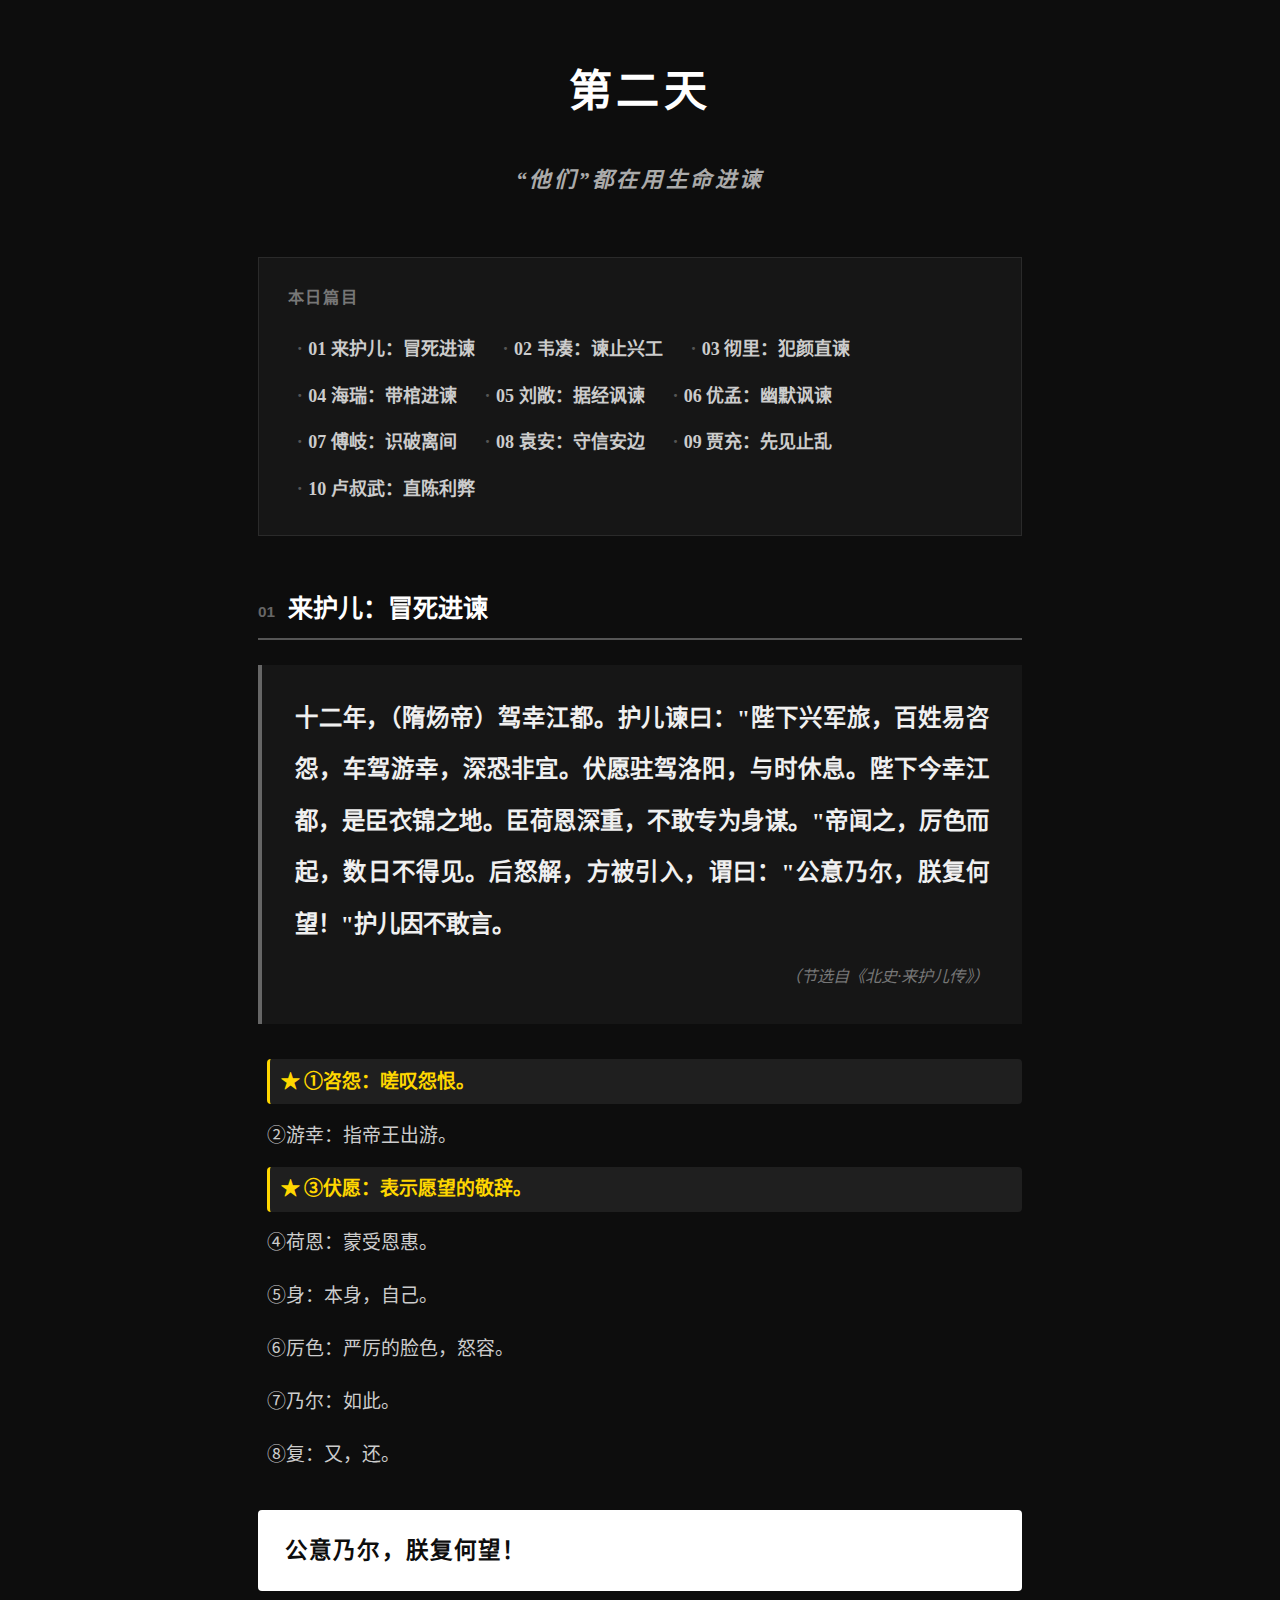
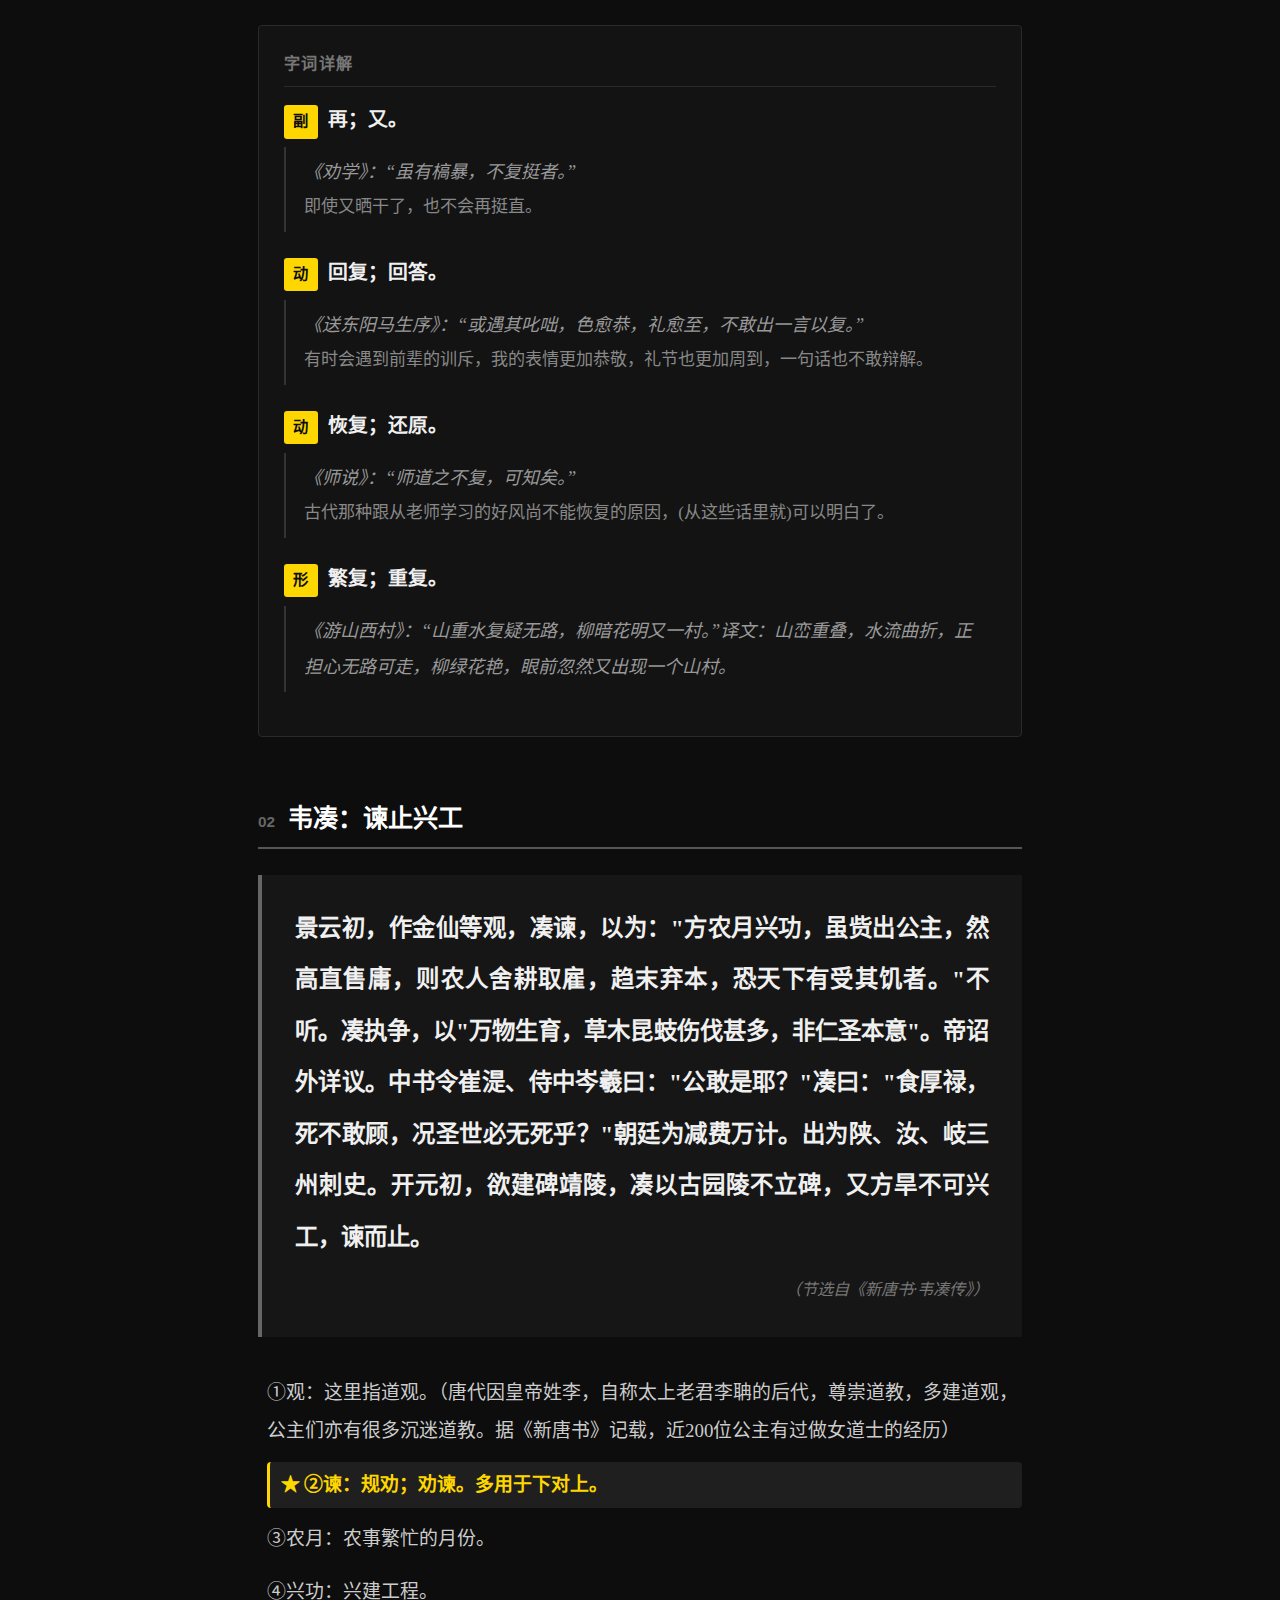
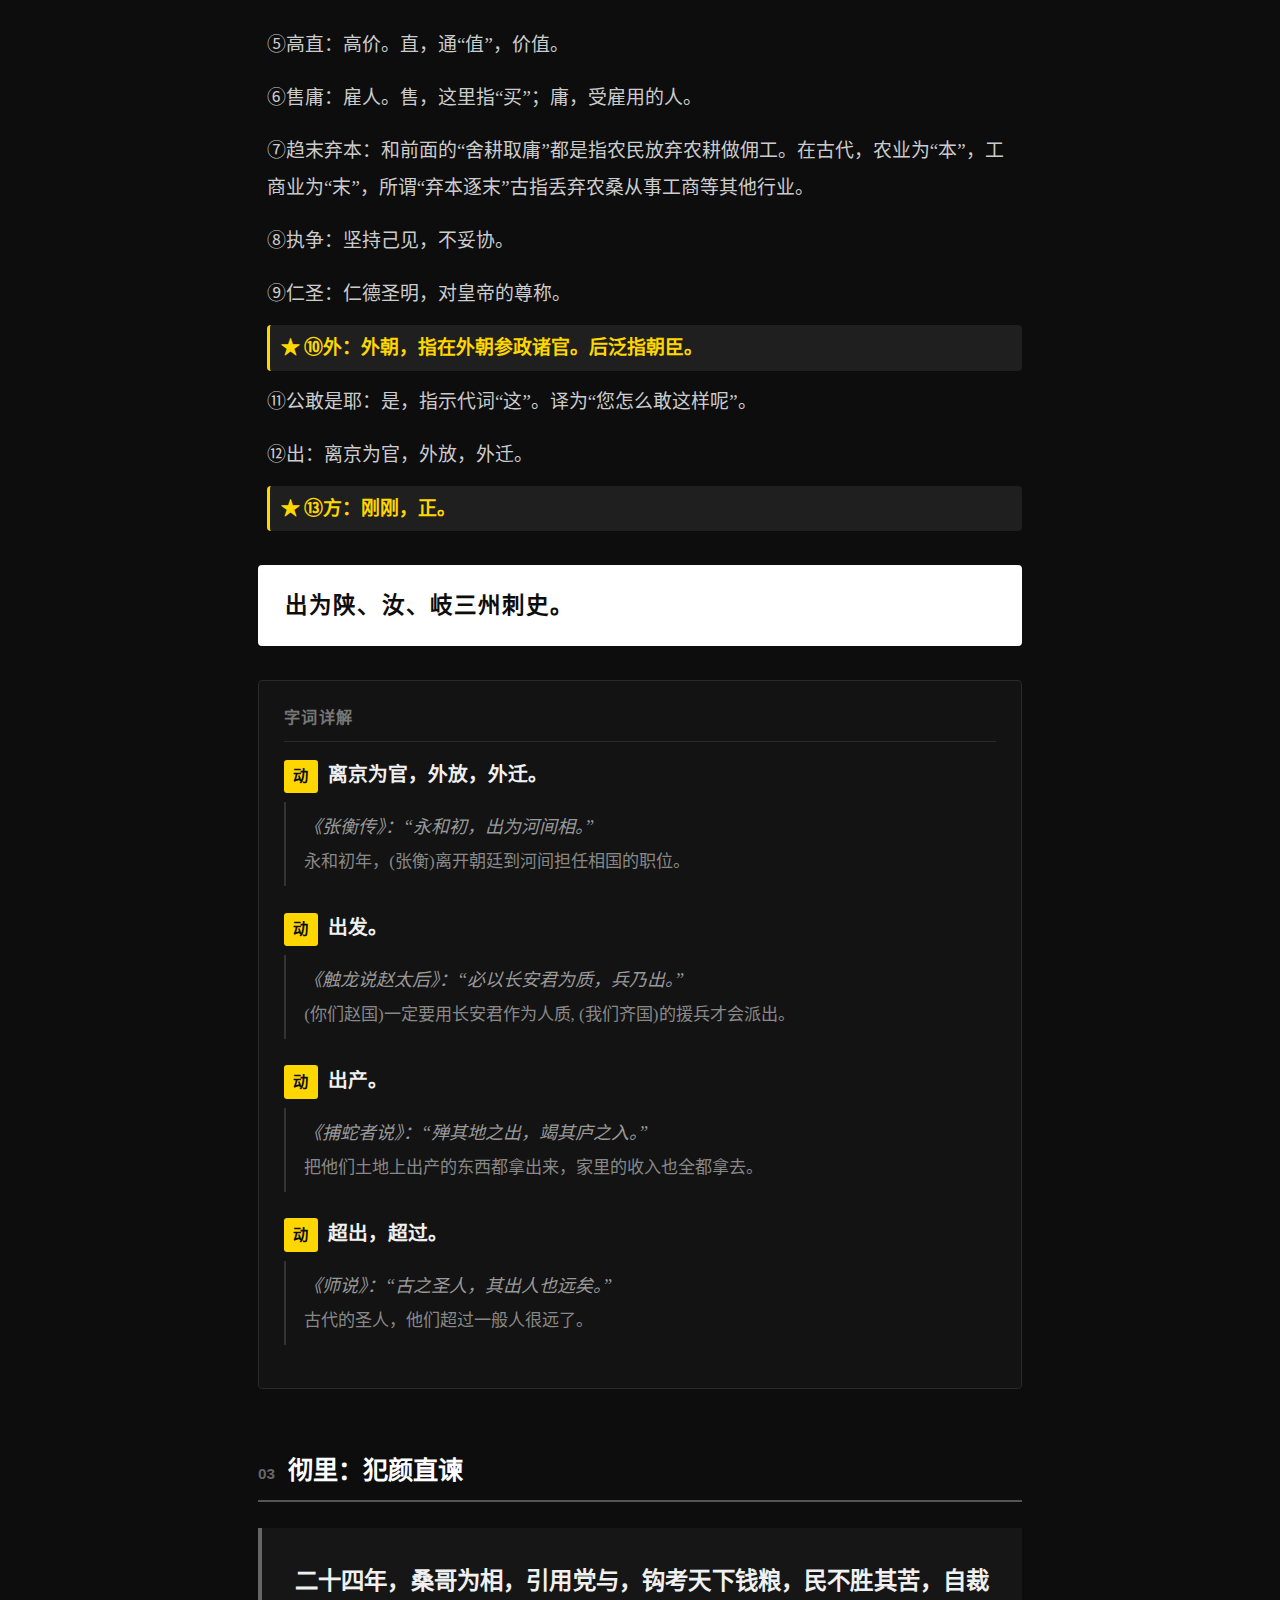
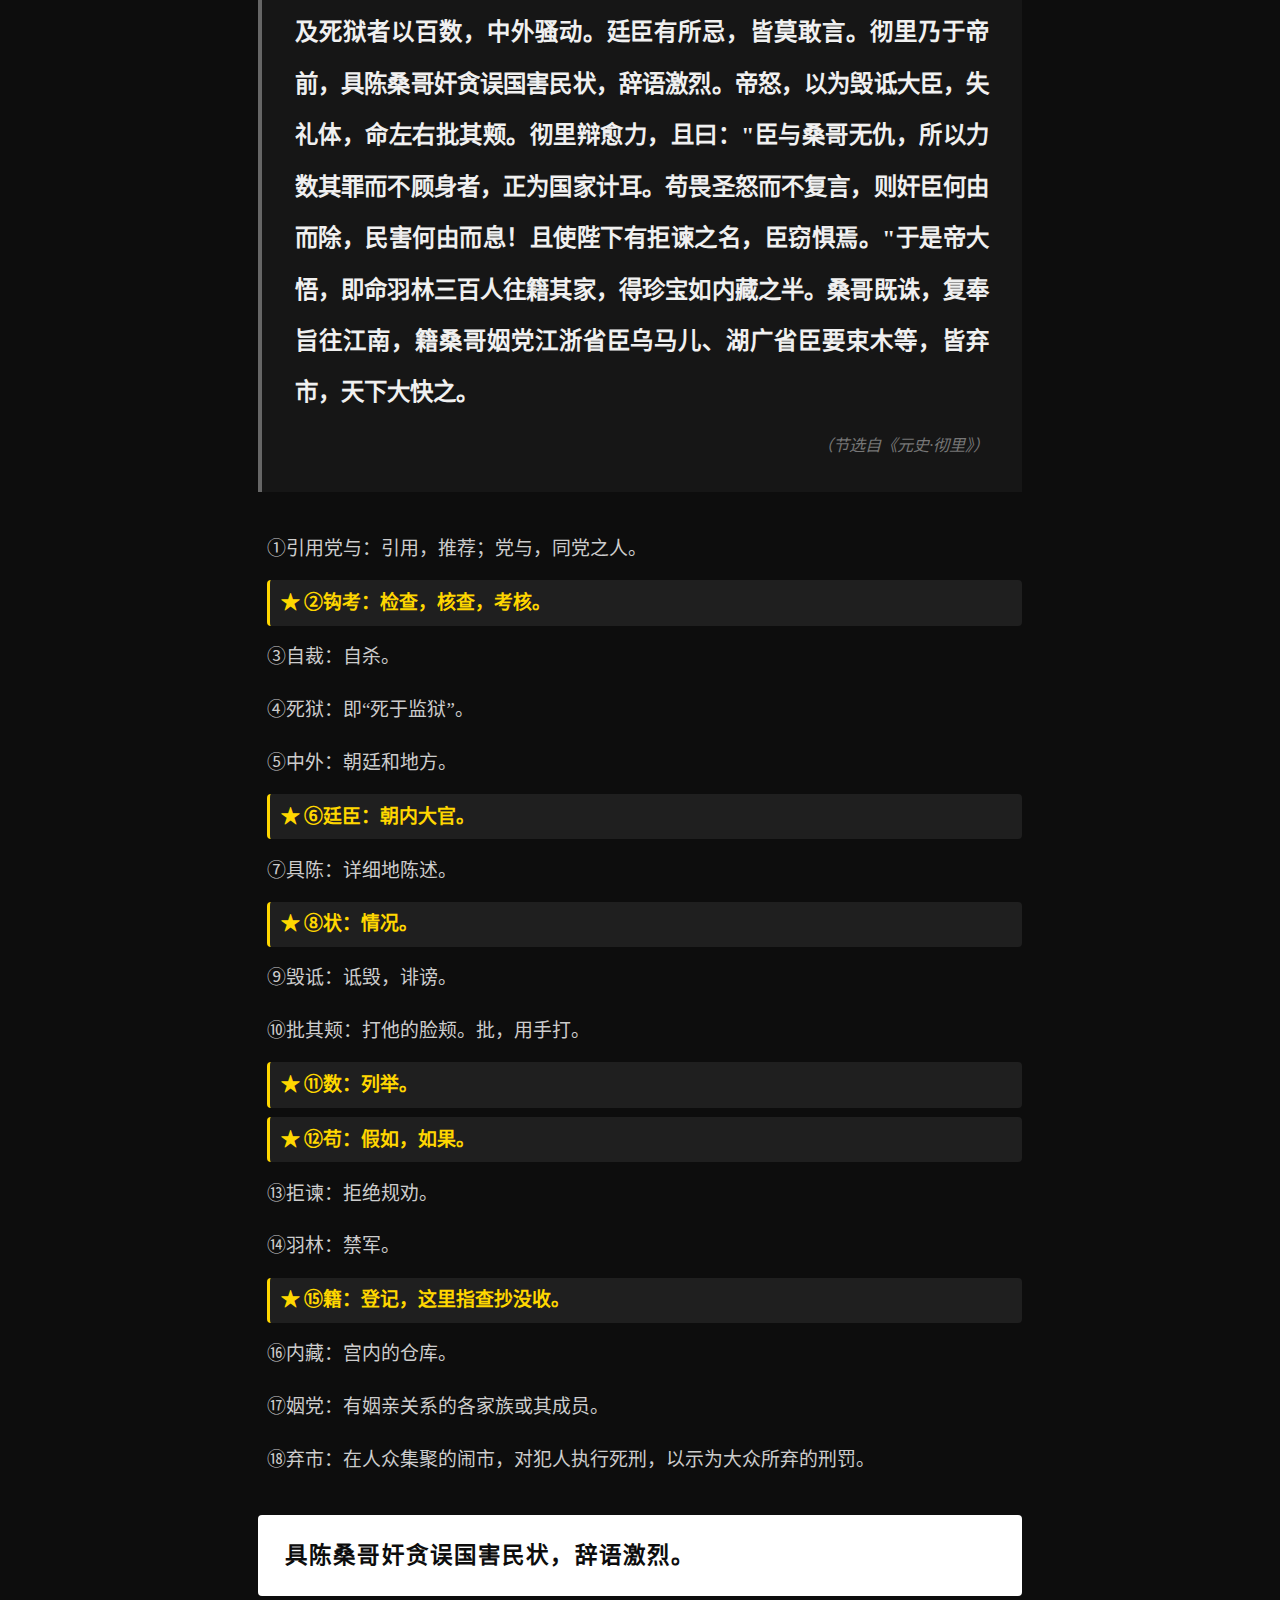
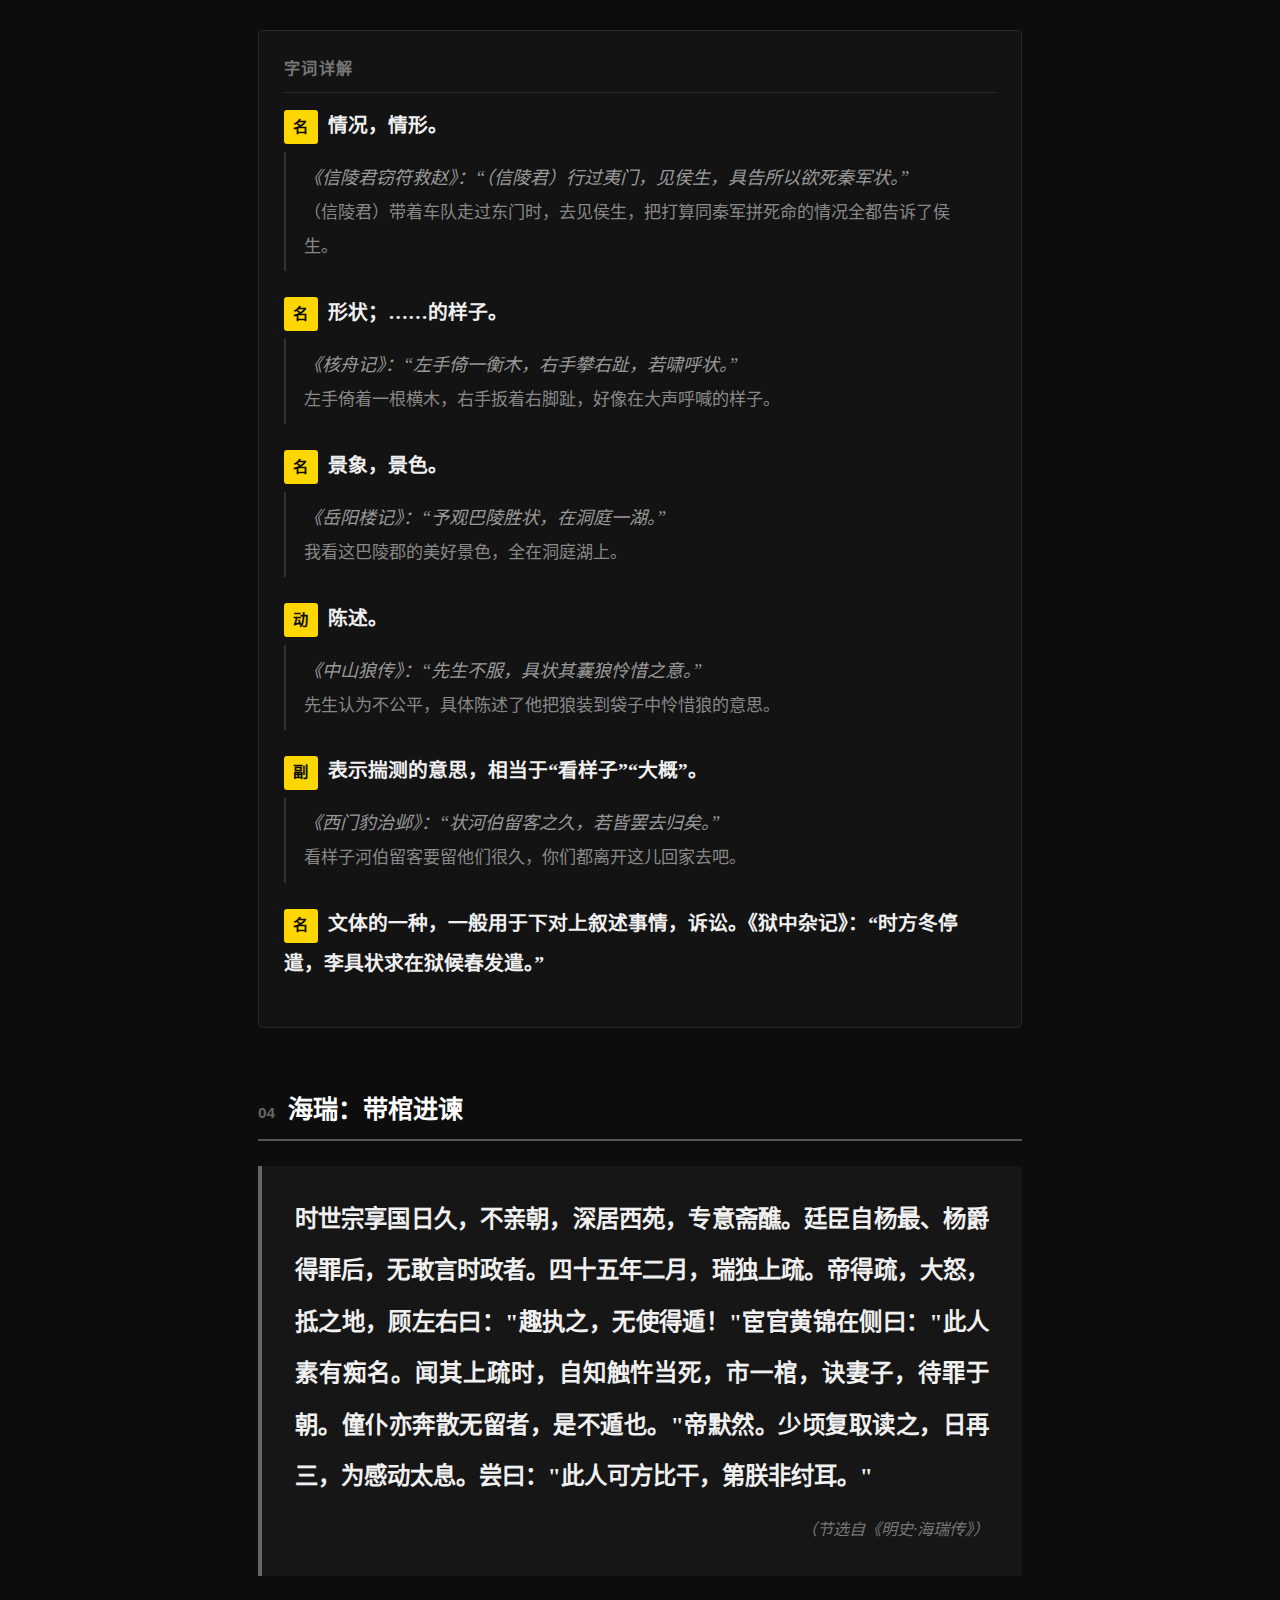
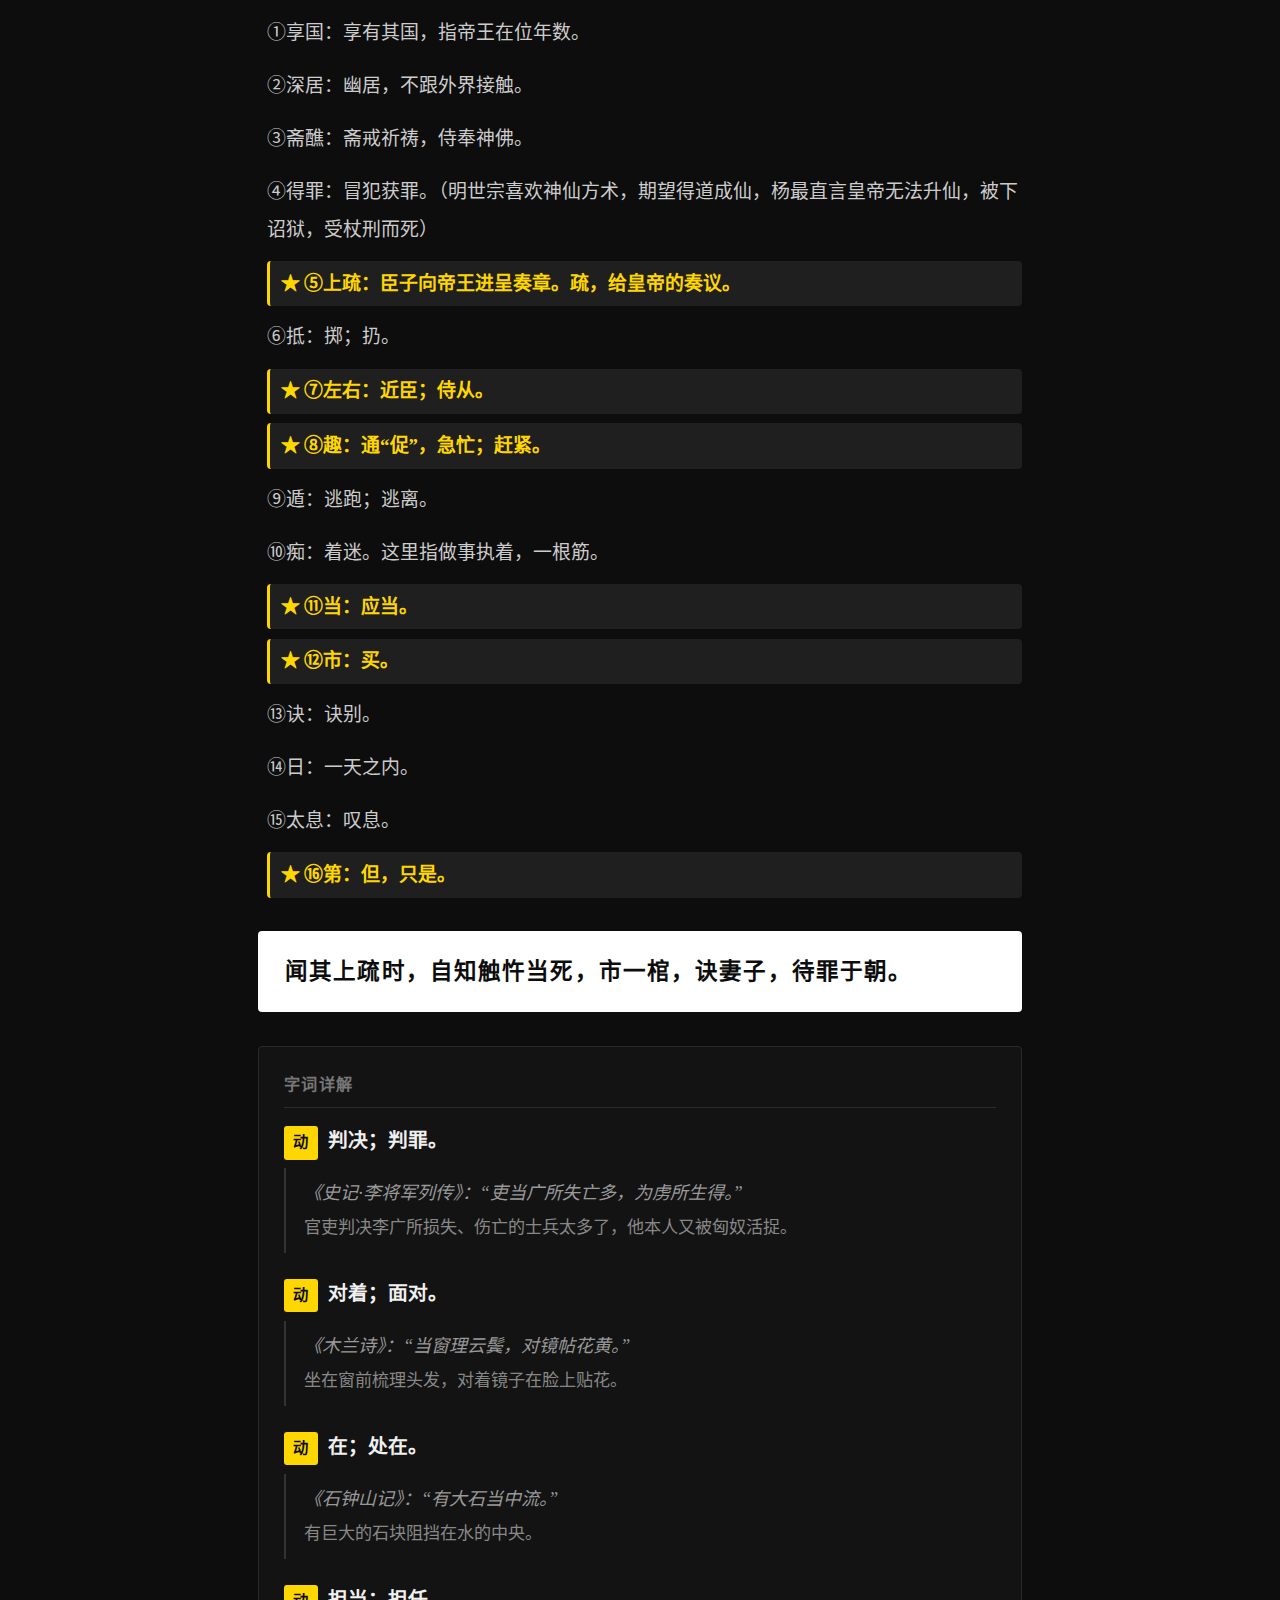
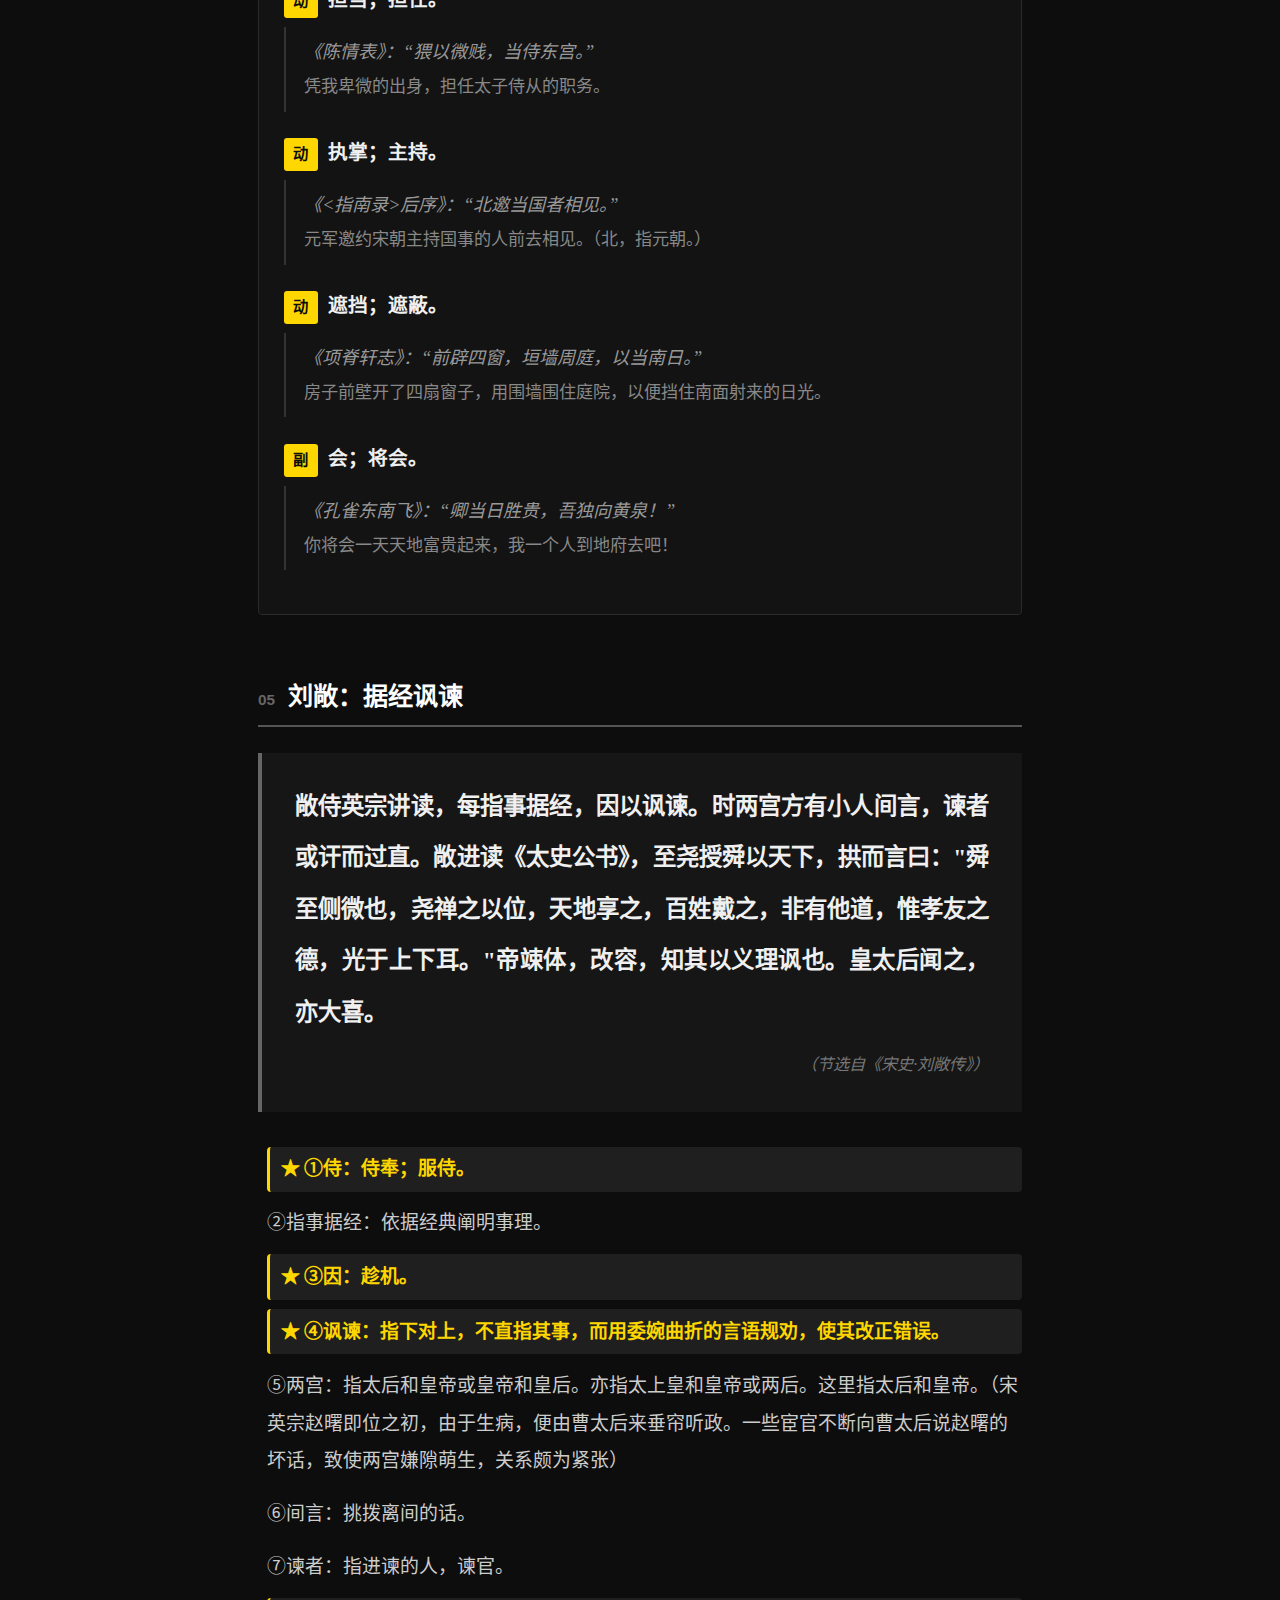
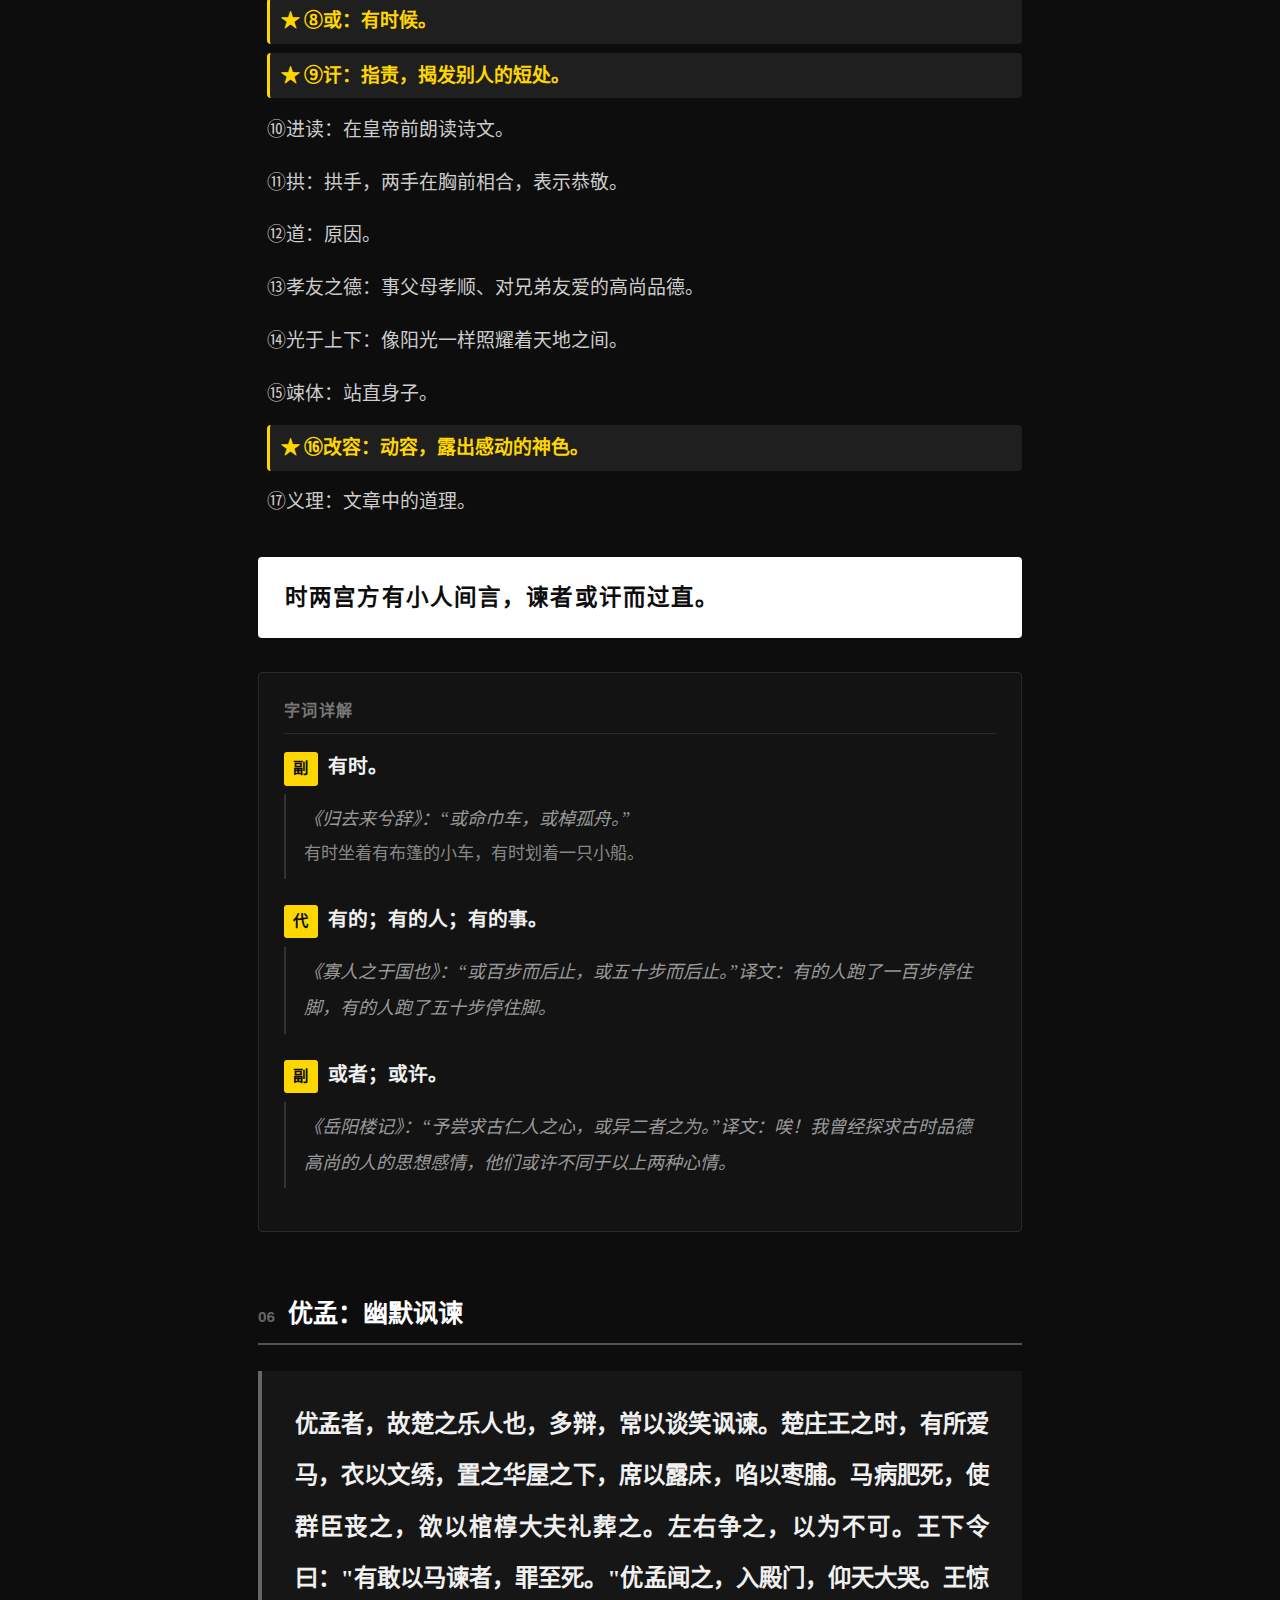
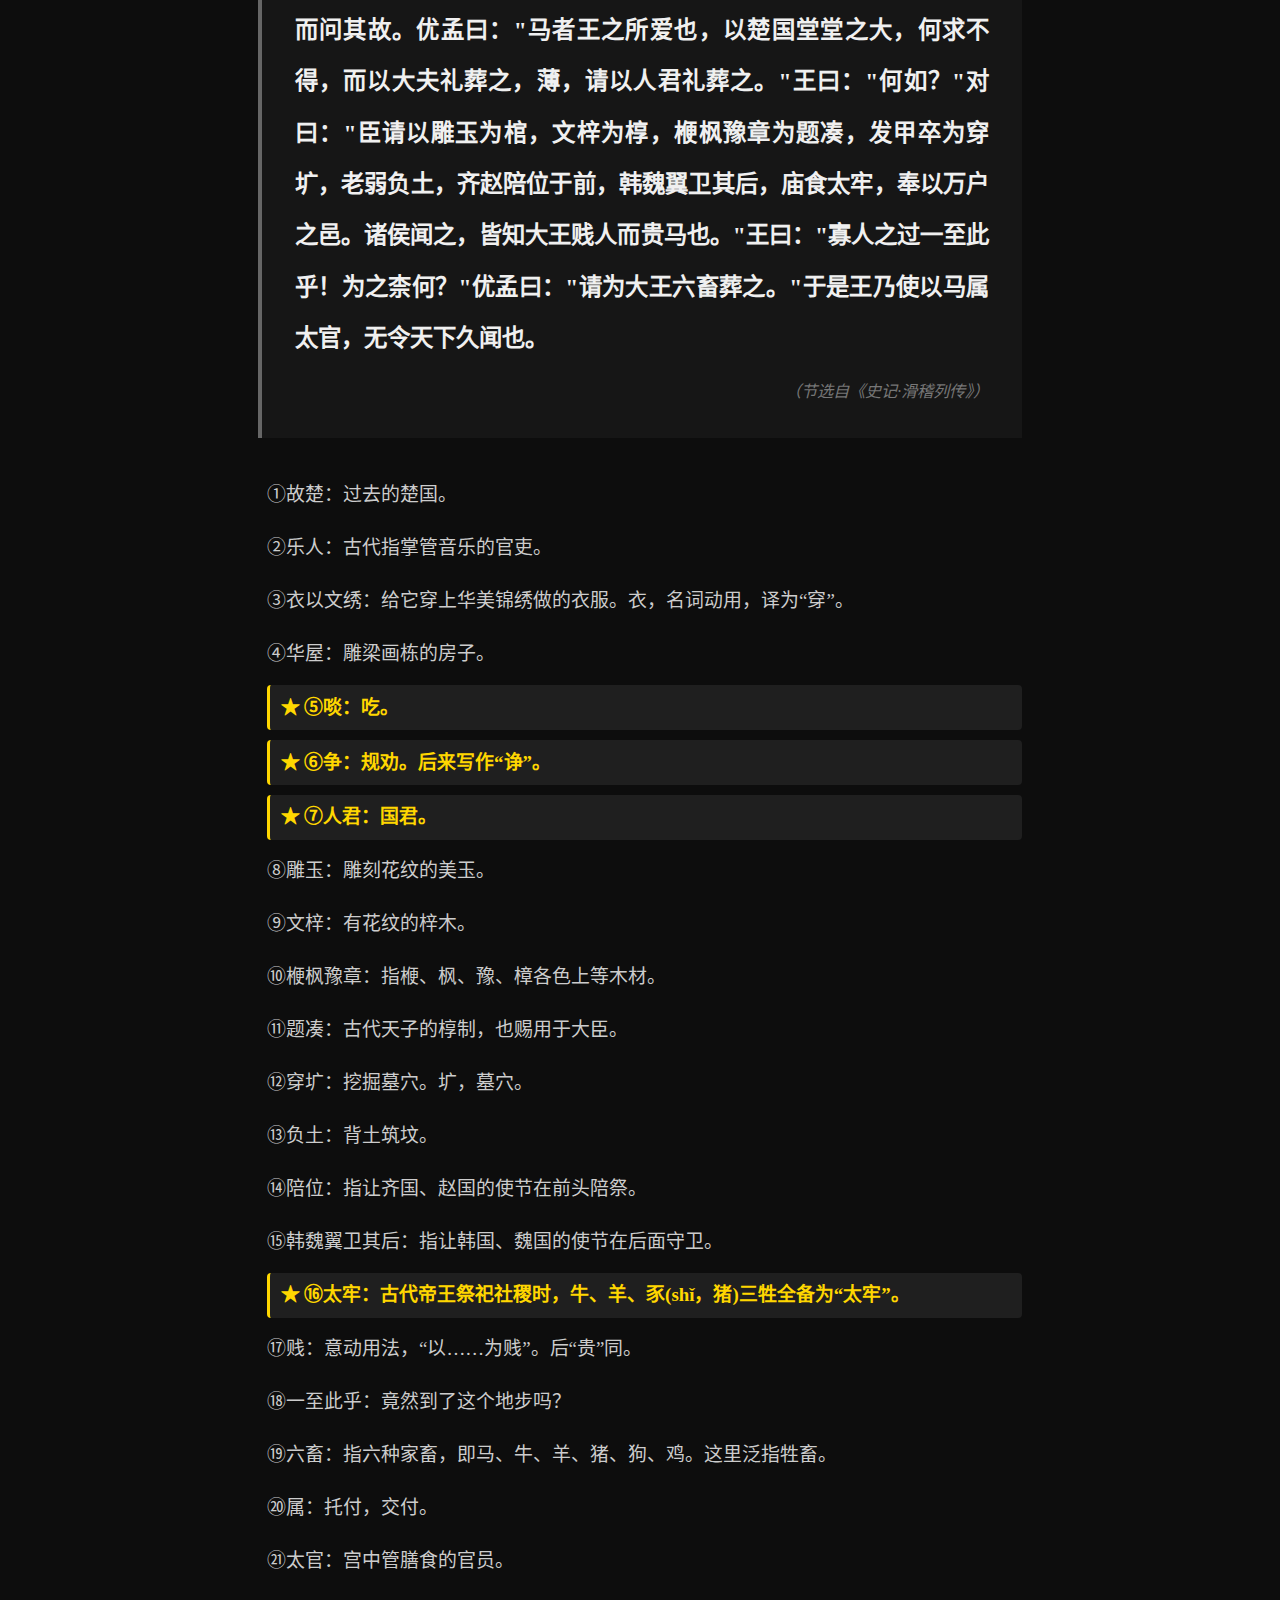
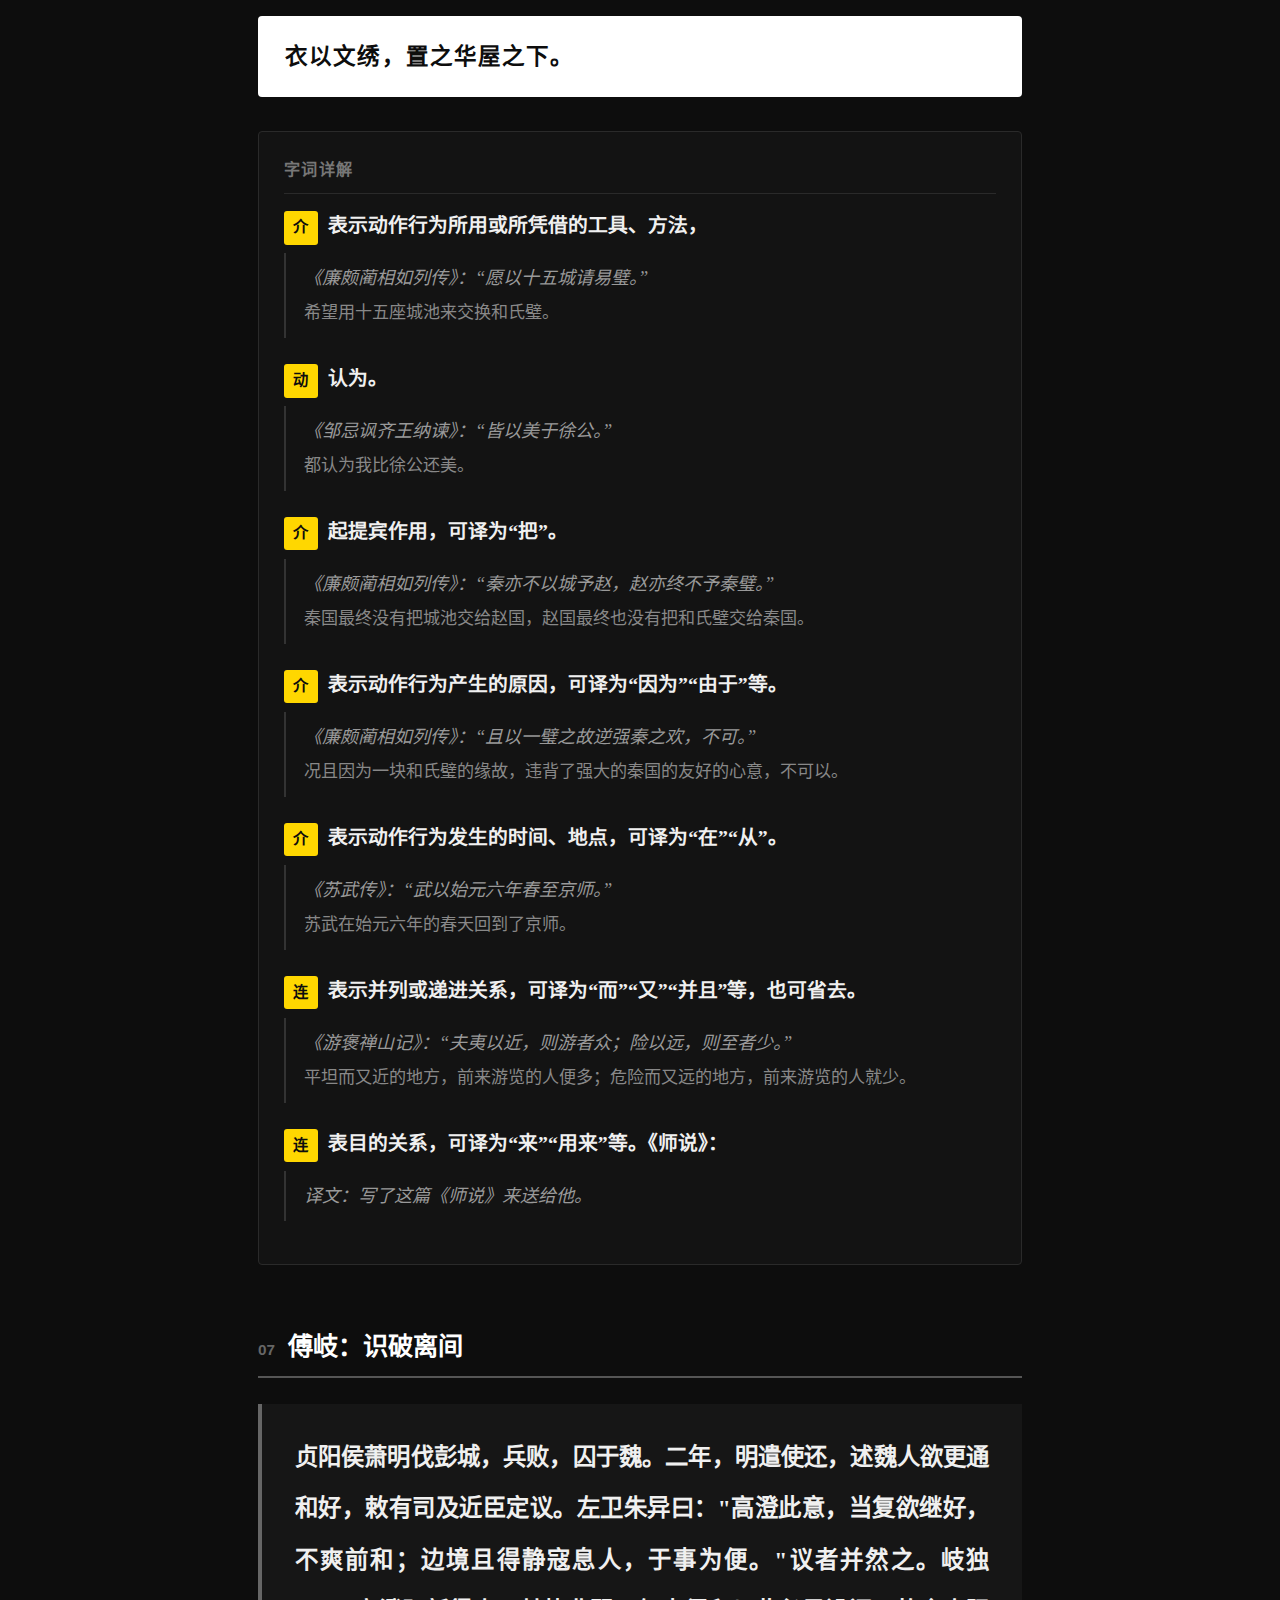
<file: day2.html>
<!DOCTYPE html>
<html lang="zh-CN">
<head>
  <meta charset="UTF-8">
  <meta name="viewport" content="width=device-width, initial-scale=1.0">
  <title>第二天 · 21天古文拆分</title>
  <meta name="description" content="第二天 - “他们”都在用生命进谏">
  <link rel="stylesheet" href="style.css">
</head>
<body>
  <div class="container">
    <h1 class="page-title">第二天</h1>
    <p class="page-subtitle">“他们”都在用生命进谏</p>

    <div class="toc">
      <div class="toc-title">本日篇目</div>
      <a href="#p1">01 来护儿：冒死进谏</a>
      <a href="#p2">02 韦凑：谏止兴工</a>
      <a href="#p3">03 彻里：犯颜直谏</a>
      <a href="#p4">04 海瑞：带棺进谏</a>
      <a href="#p5">05 刘敞：据经讽谏</a>
      <a href="#p6">06 优孟：幽默讽谏</a>
      <a href="#p7">07 傅岐：识破离间</a>
      <a href="#p8">08 袁安：守信安边</a>
      <a href="#p9">09 贾充：先见止乱</a>
      <a href="#p10">10 卢叔武：直陈利弊</a>
    </div>

    <div class="passage" id="p1">
  <h2 class="passage-title"><span class="passage-num">01</span> 来护儿：冒死进谏</h2>
  <div class="original-text">十二年，（隋炀帝）驾幸江都。护儿谏曰："陛下兴军旅，百姓易咨怨，车驾游幸，深恐非宜。伏愿驻驾洛阳，与时休息。陛下今幸江都，是臣衣锦之地。臣荷恩深重，不敢专为身谋。"帝闻之，厉色而起，数日不得见。后怒解，方被引入，谓曰："公意乃尔，朕复何望！"护儿因不敢言。
    <span class="source">（节选自《北史·来护儿传》）</span>
  </div>
  <div class="notes">
    <div class="note note-key"><span class="note-star">★</span>①咨怨：嗟叹怨恨。</div>
    <div class="note">②游幸：指帝王出游。</div>
    <div class="note note-key"><span class="note-star">★</span>③伏愿：表示愿望的敬辞。</div>
    <div class="note">④荷恩：蒙受恩惠。</div>
    <div class="note">⑤身：本身，自己。</div>
    <div class="note">⑥厉色：严厉的脸色，怒容。</div>
    <div class="note">⑦乃尔：如此。</div>
    <div class="note">⑧复：又，还。</div>
  </div>
  <div class="key-sentence">公意乃尔，朕复何望！</div>
  <div class="word-detail">
    <div class="word-detail-title">字词详解</div>
    <div class="word-meaning">
      <span class="word-pos">副</span>
      <span class="word-def">再；又。</span>
      <div class="word-example">
        <span class="example-source">《劝学》：“虽有槁暴，不复挺者。”</span>
        <span class="example-trans">即使又晒干了，也不会再挺直。</span>
      </div>
    </div>
    <div class="word-meaning">
      <span class="word-pos">动</span>
      <span class="word-def">回复；回答。</span>
      <div class="word-example">
        <span class="example-source">《送东阳马生序》：“或遇其叱咄，色愈恭，礼愈至，不敢出一言以复。”</span>
        <span class="example-trans">有时会遇到前辈的训斥，我的表情更加恭敬，礼节也更加周到，一句话也不敢辩解。</span>
      </div>
    </div>
    <div class="word-meaning">
      <span class="word-pos">动</span>
      <span class="word-def">恢复；还原。</span>
      <div class="word-example">
        <span class="example-source">《师说》：“师道之不复，可知矣。”</span>
        <span class="example-trans">古代那种跟从老师学习的好风尚不能恢复的原因，(从这些话里就)可以明白了。</span>
      </div>
    </div>
    <div class="word-meaning">
      <span class="word-pos">形</span>
      <span class="word-def">繁复；重复。</span>
      <div class="word-example">
        <span class="example-source">《游山西村》：“山重水复疑无路，柳暗花明又一村。”译文：山峦重叠，水流曲折，正担心无路可走，柳绿花艳，眼前忽然又出现一个山村。</span>
      </div>
    </div>
  </div>
</div>

<div class="passage" id="p2">
  <h2 class="passage-title"><span class="passage-num">02</span> 韦凑：谏止兴工</h2>
  <div class="original-text">景云初，作金仙等观，凑谏，以为："方农月兴功，虽赀出公主，然高直售庸，则农人舍耕取雇，趋末弃本，恐天下有受其饥者。"不听。凑执争，以"万物生育，草木昆蚑伤伐甚多，非仁圣本意"。帝诏外详议。中书令崔湜、侍中岑羲曰："公敢是耶？"凑曰："食厚禄，死不敢顾，况圣世必无死乎？"朝廷为减费万计。出为陕、汝、岐三州刺史。开元初，欲建碑靖陵，凑以古园陵不立碑，又方旱不可兴工，谏而止。
    <span class="source">（节选自《新唐书·韦凑传》）</span>
  </div>
  <div class="notes">
    <div class="note">①观：这里指道观。（唐代因皇帝姓李，自称太上老君李聃的后代，尊崇道教，多建道观，公主们亦有很多沉迷道教。据《新唐书》记载，近200位公主有过做女道士的经历）</div>
    <div class="note note-key"><span class="note-star">★</span>②谏：规劝；劝谏。多用于下对上。</div>
    <div class="note">③农月：农事繁忙的月份。</div>
    <div class="note">④兴功：兴建工程。</div>
    <div class="note">⑤高直：高价。直，通“值”，价值。</div>
    <div class="note">⑥售庸：雇人。售，这里指“买”；庸，受雇用的人。</div>
    <div class="note">⑦趋末弃本：和前面的“舍耕取庸”都是指农民放弃农耕做佣工。在古代，农业为“本”，工商业为“末”，所谓“弃本逐末”古指丢弃农桑从事工商等其他行业。</div>
    <div class="note">⑧执争：坚持己见，不妥协。</div>
    <div class="note">⑨仁圣：仁德圣明，对皇帝的尊称。</div>
    <div class="note note-key"><span class="note-star">★</span>⑩外：外朝，指在外朝参政诸官。后泛指朝臣。</div>
    <div class="note">⑪公敢是耶：是，指示代词“这”。译为“您怎么敢这样呢”。</div>
    <div class="note">⑫出：离京为官，外放，外迁。</div>
    <div class="note note-key"><span class="note-star">★</span>⑬方：刚刚，正。</div>
  </div>
  <div class="key-sentence">出为陕、汝、岐三州刺史。</div>
  <div class="word-detail">
    <div class="word-detail-title">字词详解</div>
    <div class="word-meaning">
      <span class="word-pos">动</span>
      <span class="word-def">离京为官，外放，外迁。</span>
      <div class="word-example">
        <span class="example-source">《张衡传》：“永和初，出为河间相。”</span>
        <span class="example-trans">永和初年，(张衡)离开朝廷到河间担任相国的职位。</span>
      </div>
    </div>
    <div class="word-meaning">
      <span class="word-pos">动</span>
      <span class="word-def">出发。</span>
      <div class="word-example">
        <span class="example-source">《触龙说赵太后》：“必以长安君为质，兵乃出。”</span>
        <span class="example-trans">(你们赵国)一定要用长安君作为人质, (我们齐国)的援兵才会派出。</span>
      </div>
    </div>
    <div class="word-meaning">
      <span class="word-pos">动</span>
      <span class="word-def">出产。</span>
      <div class="word-example">
        <span class="example-source">《捕蛇者说》：“殚其地之出，竭其庐之入。”</span>
        <span class="example-trans">把他们土地上出产的东西都拿出来，家里的收入也全都拿去。</span>
      </div>
    </div>
    <div class="word-meaning">
      <span class="word-pos">动</span>
      <span class="word-def">超出，超过。</span>
      <div class="word-example">
        <span class="example-source">《师说》：“古之圣人，其出人也远矣。”</span>
        <span class="example-trans">古代的圣人，他们超过一般人很远了。</span>
      </div>
    </div>
  </div>
</div>

<div class="passage" id="p3">
  <h2 class="passage-title"><span class="passage-num">03</span> 彻里：犯颜直谏</h2>
  <div class="original-text">二十四年，桑哥为相，引用党与，钩考天下钱粮，民不胜其苦，自裁及死狱者以百数，中外骚动。廷臣有所忌，皆莫敢言。彻里乃于帝前，具陈桑哥奸贪误国害民状，辞语激烈。帝怒，以为毁诋大臣，失礼体，命左右批其颊。彻里辩愈力，且曰："臣与桑哥无仇，所以力数其罪而不顾身者，正为国家计耳。苟畏圣怒而不复言，则奸臣何由而除，民害何由而息！且使陛下有拒谏之名，臣窃惧焉。"于是帝大悟，即命羽林三百人往籍其家，得珍宝如内藏之半。桑哥既诛，复奉旨往江南，籍桑哥姻党江浙省臣乌马儿、湖广省臣要束木等，皆弃市，天下大快之。
    <span class="source">（节选自《元史·彻里》）</span>
  </div>
  <div class="notes">
    <div class="note">①引用党与：引用，推荐；党与，同党之人。</div>
    <div class="note note-key"><span class="note-star">★</span>②钩考：检查，核查，考核。</div>
    <div class="note">③自裁：自杀。</div>
    <div class="note">④死狱：即“死于监狱”。</div>
    <div class="note">⑤中外：朝廷和地方。</div>
    <div class="note note-key"><span class="note-star">★</span>⑥廷臣：朝内大官。</div>
    <div class="note">⑦具陈：详细地陈述。</div>
    <div class="note note-key"><span class="note-star">★</span>⑧状：情况。</div>
    <div class="note">⑨毁诋：诋毁，诽谤。</div>
    <div class="note">⑩批其颊：打他的脸颊。批，用手打。</div>
    <div class="note note-key"><span class="note-star">★</span>⑪数：列举。</div>
    <div class="note note-key"><span class="note-star">★</span>⑫苟：假如，如果。</div>
    <div class="note">⑬拒谏：拒绝规劝。</div>
    <div class="note">⑭羽林：禁军。</div>
    <div class="note note-key"><span class="note-star">★</span>⑮籍：登记，这里指查抄没收。</div>
    <div class="note">⑯内藏：宫内的仓库。</div>
    <div class="note">⑰姻党：有姻亲关系的各家族或其成员。</div>
    <div class="note">⑱弃市：在人众集聚的闹市，对犯人执行死刑，以示为大众所弃的刑罚。</div>
  </div>
  <div class="key-sentence">具陈桑哥奸贪误国害民状，辞语激烈。</div>
  <div class="word-detail">
    <div class="word-detail-title">字词详解</div>
    <div class="word-meaning">
      <span class="word-pos">名</span>
      <span class="word-def">情况，情形。</span>
      <div class="word-example">
        <span class="example-source">《信陵君窃符救赵》：“（信陵君）行过夷门，见侯生，具告所以欲死秦军状。”</span>
        <span class="example-trans">（信陵君）带着车队走过东门时，去见侯生，把打算同秦军拼死命的情况全都告诉了侯生。</span>
      </div>
    </div>
    <div class="word-meaning">
      <span class="word-pos">名</span>
      <span class="word-def">形状；……的样子。</span>
      <div class="word-example">
        <span class="example-source">《核舟记》：“左手倚一衡木，右手攀右趾，若啸呼状。”</span>
        <span class="example-trans">左手倚着一根横木，右手扳着右脚趾，好像在大声呼喊的样子。</span>
      </div>
    </div>
    <div class="word-meaning">
      <span class="word-pos">名</span>
      <span class="word-def">景象，景色。</span>
      <div class="word-example">
        <span class="example-source">《岳阳楼记》：“予观巴陵胜状，在洞庭一湖。”</span>
        <span class="example-trans">我看这巴陵郡的美好景色，全在洞庭湖上。</span>
      </div>
    </div>
    <div class="word-meaning">
      <span class="word-pos">动</span>
      <span class="word-def">陈述。</span>
      <div class="word-example">
        <span class="example-source">《中山狼传》：“先生不服，具状其囊狼怜惜之意。”</span>
        <span class="example-trans">先生认为不公平，具体陈述了他把狼装到袋子中怜惜狼的意思。</span>
      </div>
    </div>
    <div class="word-meaning">
      <span class="word-pos">副</span>
      <span class="word-def">表示揣测的意思，相当于“看样子”“大概”。</span>
      <div class="word-example">
        <span class="example-source">《西门豹治邺》：“状河伯留客之久，若皆罢去归矣。”</span>
        <span class="example-trans">看样子河伯留客要留他们很久，你们都离开这儿回家去吧。</span>
      </div>
    </div>
    <div class="word-meaning">
      <span class="word-pos">名</span>
      <span class="word-def">文体的一种，一般用于下对上叙述事情，诉讼。《狱中杂记》：“时方冬停遣，李具状求在狱候春发遣。”</span>
    </div>
  </div>
</div>

<div class="passage" id="p4">
  <h2 class="passage-title"><span class="passage-num">04</span> 海瑞：带棺进谏</h2>
  <div class="original-text">时世宗享国日久，不亲朝，深居西苑，专意斋醮。廷臣自杨最、杨爵得罪后，无敢言时政者。四十五年二月，瑞独上疏。帝得疏，大怒，抵之地，顾左右曰："趣执之，无使得遁！"宦官黄锦在侧曰："此人素有痴名。闻其上疏时，自知触忤当死，市一棺，诀妻子，待罪于朝。僮仆亦奔散无留者，是不遁也。"帝默然。少顷复取读之，日再三，为感动太息。尝曰："此人可方比干，第朕非纣耳。"
    <span class="source">（节选自《明史·海瑞传》）</span>
  </div>
  <div class="notes">
    <div class="note">①享国：享有其国，指帝王在位年数。</div>
    <div class="note">②深居：幽居，不跟外界接触。</div>
    <div class="note">③斋醮：斋戒祈祷，侍奉神佛。</div>
    <div class="note">④得罪：冒犯获罪。（明世宗喜欢神仙方术，期望得道成仙，杨最直言皇帝无法升仙，被下诏狱，受杖刑而死）</div>
    <div class="note note-key"><span class="note-star">★</span>⑤上疏：臣子向帝王进呈奏章。疏，给皇帝的奏议。</div>
    <div class="note">⑥抵：掷；扔。</div>
    <div class="note note-key"><span class="note-star">★</span>⑦左右：近臣；侍从。</div>
    <div class="note note-key"><span class="note-star">★</span>⑧趣：通“促”，急忙；赶紧。</div>
    <div class="note">⑨遁：逃跑；逃离。</div>
    <div class="note">⑩痴：着迷。这里指做事执着，一根筋。</div>
    <div class="note note-key"><span class="note-star">★</span>⑪当：应当。</div>
    <div class="note note-key"><span class="note-star">★</span>⑫市：买。</div>
    <div class="note">⑬诀：诀别。</div>
    <div class="note">⑭日：一天之内。</div>
    <div class="note">⑮太息：叹息。</div>
    <div class="note note-key"><span class="note-star">★</span>⑯第：但，只是。</div>
  </div>
  <div class="key-sentence">闻其上疏时，自知触忤当死，市一棺，诀妻子，待罪于朝。</div>
  <div class="word-detail">
    <div class="word-detail-title">字词详解</div>
    <div class="word-meaning">
      <span class="word-pos">动</span>
      <span class="word-def">判决；判罪。</span>
      <div class="word-example">
        <span class="example-source">《史记·李将军列传》：“吏当广所失亡多，为虏所生得。”</span>
        <span class="example-trans">官吏判决李广所损失、伤亡的士兵太多了，他本人又被匈奴活捉。</span>
      </div>
    </div>
    <div class="word-meaning">
      <span class="word-pos">动</span>
      <span class="word-def">对着；面对。</span>
      <div class="word-example">
        <span class="example-source">《木兰诗》：“当窗理云鬓，对镜帖花黄。”</span>
        <span class="example-trans">坐在窗前梳理头发，对着镜子在脸上贴花。</span>
      </div>
    </div>
    <div class="word-meaning">
      <span class="word-pos">动</span>
      <span class="word-def">在；处在。</span>
      <div class="word-example">
        <span class="example-source">《石钟山记》：“有大石当中流。”</span>
        <span class="example-trans">有巨大的石块阻挡在水的中央。</span>
      </div>
    </div>
    <div class="word-meaning">
      <span class="word-pos">动</span>
      <span class="word-def">担当；担任。</span>
      <div class="word-example">
        <span class="example-source">《陈情表》：“猥以微贱，当侍东宫。”</span>
        <span class="example-trans">凭我卑微的出身，担任太子侍从的职务。</span>
      </div>
    </div>
    <div class="word-meaning">
      <span class="word-pos">动</span>
      <span class="word-def">执掌；主持。</span>
      <div class="word-example">
        <span class="example-source">《<指南录>后序》：“北邀当国者相见。”</span>
        <span class="example-trans">元军邀约宋朝主持国事的人前去相见。（北，指元朝。）</span>
      </div>
    </div>
    <div class="word-meaning">
      <span class="word-pos">动</span>
      <span class="word-def">遮挡；遮蔽。</span>
      <div class="word-example">
        <span class="example-source">《项脊轩志》：“前辟四窗，垣墙周庭，以当南日。”</span>
        <span class="example-trans">房子前壁开了四扇窗子，用围墙围住庭院，以便挡住南面射来的日光。</span>
      </div>
    </div>
    <div class="word-meaning">
      <span class="word-pos">副</span>
      <span class="word-def">会；将会。</span>
      <div class="word-example">
        <span class="example-source">《孔雀东南飞》：“卿当日胜贵，吾独向黄泉！”</span>
        <span class="example-trans">你将会一天天地富贵起来，我一个人到地府去吧！</span>
      </div>
    </div>
  </div>
</div>

<div class="passage" id="p5">
  <h2 class="passage-title"><span class="passage-num">05</span> 刘敞：据经讽谏</h2>
  <div class="original-text">敞侍英宗讲读，每指事据经，因以讽谏。时两宫方有小人间言，谏者或讦而过直。敞进读《太史公书》，至尧授舜以天下，拱而言曰："舜至侧微也，尧禅之以位，天地享之，百姓戴之，非有他道，惟孝友之德，光于上下耳。"帝竦体，改容，知其以义理讽也。皇太后闻之，亦大喜。
    <span class="source">（节选自《宋史·刘敞传》）</span>
  </div>
  <div class="notes">
    <div class="note note-key"><span class="note-star">★</span>①侍：侍奉；服侍。</div>
    <div class="note">②指事据经：依据经典阐明事理。</div>
    <div class="note note-key"><span class="note-star">★</span>③因：趁机。</div>
    <div class="note note-key"><span class="note-star">★</span>④讽谏：指下对上，不直指其事，而用委婉曲折的言语规劝，使其改正错误。</div>
    <div class="note">⑤两宫：指太后和皇帝或皇帝和皇后。亦指太上皇和皇帝或两后。这里指太后和皇帝。（宋英宗赵曙即位之初，由于生病，便由曹太后来垂帘听政。一些宦官不断向曹太后说赵曙的坏话，致使两宫嫌隙萌生，关系颇为紧张）</div>
    <div class="note">⑥间言：挑拨离间的话。</div>
    <div class="note">⑦谏者：指进谏的人，谏官。</div>
    <div class="note note-key"><span class="note-star">★</span>⑧或：有时候。</div>
    <div class="note note-key"><span class="note-star">★</span>⑨讦：指责，揭发别人的短处。</div>
    <div class="note">⑩进读：在皇帝前朗读诗文。</div>
    <div class="note">⑪拱：拱手，两手在胸前相合，表示恭敬。</div>
    <div class="note">⑫道：原因。</div>
    <div class="note">⑬孝友之德：事父母孝顺、对兄弟友爱的高尚品德。</div>
    <div class="note">⑭光于上下：像阳光一样照耀着天地之间。</div>
    <div class="note">⑮竦体：站直身子。</div>
    <div class="note note-key"><span class="note-star">★</span>⑯改容：动容，露出感动的神色。</div>
    <div class="note">⑰义理：文章中的道理。</div>
  </div>
  <div class="key-sentence">时两宫方有小人间言，谏者或讦而过直。</div>
  <div class="word-detail">
    <div class="word-detail-title">字词详解</div>
    <div class="word-meaning">
      <span class="word-pos">副</span>
      <span class="word-def">有时。</span>
      <div class="word-example">
        <span class="example-source">《归去来兮辞》：“或命巾车，或棹孤舟。”</span>
        <span class="example-trans">有时坐着有布篷的小车，有时划着一只小船。</span>
      </div>
    </div>
    <div class="word-meaning">
      <span class="word-pos">代</span>
      <span class="word-def">有的；有的人；有的事。</span>
      <div class="word-example">
        <span class="example-source">《寡人之于国也》：“或百步而后止，或五十步而后止。”译文：有的人跑了一百步停住脚，有的人跑了五十步停住脚。</span>
      </div>
    </div>
    <div class="word-meaning">
      <span class="word-pos">副</span>
      <span class="word-def">或者；或许。</span>
      <div class="word-example">
        <span class="example-source">《岳阳楼记》：“予尝求古仁人之心，或异二者之为。”译文：唉！我曾经探求古时品德高尚的人的思想感情，他们或许不同于以上两种心情。</span>
      </div>
    </div>
  </div>
</div>

<div class="passage" id="p6">
  <h2 class="passage-title"><span class="passage-num">06</span> 优孟：幽默讽谏</h2>
  <div class="original-text">优孟者，故楚之乐人也，多辩，常以谈笑讽谏。楚庄王之时，有所爱马，衣以文绣，置之华屋之下，席以露床，啗以枣脯。马病肥死，使群臣丧之，欲以棺椁大夫礼葬之。左右争之，以为不可。王下令曰："有敢以马谏者，罪至死。"优孟闻之，入殿门，仰天大哭。王惊而问其故。优孟曰："马者王之所爱也，以楚国堂堂之大，何求不得，而以大夫礼葬之，薄，请以人君礼葬之。"王曰："何如？"对曰："臣请以雕玉为棺，文梓为椁，楩枫豫章为题凑，发甲卒为穿圹，老弱负土，齐赵陪位于前，韩魏翼卫其后，庙食太牢，奉以万户之邑。诸侯闻之，皆知大王贱人而贵马也。"王曰："寡人之过一至此乎！为之柰何？"优孟曰："请为大王六畜葬之。"于是王乃使以马属太官，无令天下久闻也。
    <span class="source">（节选自《史记·滑稽列传》）</span>
  </div>
  <div class="notes">
    <div class="note">①故楚：过去的楚国。</div>
    <div class="note">②乐人：古代指掌管音乐的官吏。</div>
    <div class="note">③衣以文绣：给它穿上华美锦绣做的衣服。衣，名词动用，译为“穿”。</div>
    <div class="note">④华屋：雕梁画栋的房子。</div>
    <div class="note note-key"><span class="note-star">★</span>⑤啖：吃。</div>
    <div class="note note-key"><span class="note-star">★</span>⑥争：规劝。后来写作“诤”。</div>
    <div class="note note-key"><span class="note-star">★</span>⑦人君：国君。</div>
    <div class="note">⑧雕玉：雕刻花纹的美玉。</div>
    <div class="note">⑨文梓：有花纹的梓木。</div>
    <div class="note">⑩楩枫豫章：指楩、枫、豫、樟各色上等木材。</div>
    <div class="note">⑪题凑：古代天子的椁制，也赐用于大臣。</div>
    <div class="note">⑫穿圹：挖掘墓穴。圹，墓穴。</div>
    <div class="note">⑬负土：背土筑坟。</div>
    <div class="note">⑭陪位：指让齐国、赵国的使节在前头陪祭。</div>
    <div class="note">⑮韩魏翼卫其后：指让韩国、魏国的使节在后面守卫。</div>
    <div class="note note-key"><span class="note-star">★</span>⑯太牢：古代帝王祭祀社稷时，牛、羊、豕(shǐ，猪)三牲全备为“太牢”。</div>
    <div class="note">⑰贱：意动用法，“以……为贱”。后“贵”同。</div>
    <div class="note">⑱一至此乎：竟然到了这个地步吗？</div>
    <div class="note">⑲六畜：指六种家畜，即马、牛、羊、猪、狗、鸡。这里泛指牲畜。</div>
    <div class="note">⑳属：托付，交付。</div>
    <div class="note">㉑太官：宫中管膳食的官员。</div>
  </div>
  <div class="key-sentence">衣以文绣，置之华屋之下。</div>
  <div class="word-detail">
    <div class="word-detail-title">字词详解</div>
    <div class="word-meaning">
      <span class="word-pos">介</span>
      <span class="word-def">表示动作行为所用或所凭借的工具、方法，</span>
      <div class="word-example">
        <span class="example-source">《廉颇蔺相如列传》：“愿以十五城请易璧。”</span>
        <span class="example-trans">希望用十五座城池来交换和氏璧。</span>
      </div>
    </div>
    <div class="word-meaning">
      <span class="word-pos">动</span>
      <span class="word-def">认为。</span>
      <div class="word-example">
        <span class="example-source">《邹忌讽齐王纳谏》：“皆以美于徐公。”</span>
        <span class="example-trans">都认为我比徐公还美。</span>
      </div>
    </div>
    <div class="word-meaning">
      <span class="word-pos">介</span>
      <span class="word-def">起提宾作用，可译为“把”。</span>
      <div class="word-example">
        <span class="example-source">《廉颇蔺相如列传》：“秦亦不以城予赵，赵亦终不予秦璧。”</span>
        <span class="example-trans">秦国最终没有把城池交给赵国，赵国最终也没有把和氏璧交给秦国。</span>
      </div>
    </div>
    <div class="word-meaning">
      <span class="word-pos">介</span>
      <span class="word-def">表示动作行为产生的原因，可译为“因为”“由于”等。</span>
      <div class="word-example">
        <span class="example-source">《廉颇蔺相如列传》：“且以一璧之故逆强秦之欢，不可。”</span>
        <span class="example-trans">况且因为一块和氏璧的缘故，违背了强大的秦国的友好的心意，不可以。</span>
      </div>
    </div>
    <div class="word-meaning">
      <span class="word-pos">介</span>
      <span class="word-def">表示动作行为发生的时间、地点，可译为“在”“从”。</span>
      <div class="word-example">
        <span class="example-source">《苏武传》：“武以始元六年春至京师。”</span>
        <span class="example-trans">苏武在始元六年的春天回到了京师。</span>
      </div>
    </div>
    <div class="word-meaning">
      <span class="word-pos">连</span>
      <span class="word-def">表示并列或递进关系，可译为“而”“又”“并且”等，也可省去。</span>
      <div class="word-example">
        <span class="example-source">《游褒禅山记》：“夫夷以近，则游者众；险以远，则至者少。”</span>
        <span class="example-trans">平坦而又近的地方，前来游览的人便多；危险而又远的地方，前来游览的人就少。</span>
      </div>
    </div>
    <div class="word-meaning">
      <span class="word-pos">连</span>
      <span class="word-def">表目的关系，可译为“来”“用来”等。《师说》：</span>
      <div class="word-example">
        <span class="example-source">译文：写了这篇《师说》来送给他。</span>
      </div>
    </div>
  </div>
</div>

<div class="passage" id="p7">
  <h2 class="passage-title"><span class="passage-num">07</span> 傅岐：识破离间</h2>
  <div class="original-text">贞阳侯萧明伐彭城，兵败，囚于魏。二年，明遣使还，述魏人欲更通和好，敕有司及近臣定议。左卫朱异曰："高澄此意，当复欲继好，不爽前和；边境且得静寇息人，于事为便。"议者并然之。岐独曰："高澄既新得志，其势非弱，何事须和？此必是设间，故令贞阳侯遣使，令侯景自疑，当以贞阳侯易景，景意不安，必图祸乱。今若许澄通好，正是堕其计中。且彭城去岁丧师，涡阳新复败退，令便就和，益示国家之弱。若如愚意，此和宜不可许。"朱异等固执，高祖遂从异议。及遣和使，侯景果有此疑，累启请追使，敕但依违报之。至八月，遂举兵反。十月，入寇京师，请诛朱异。
    <span class="source">（节选自《南史·列传六十·傅岐传》）</span>
  </div>
  <div class="notes">
    <div class="note">①魏：东魏（534年—550年），北朝朝代之一，从北魏分裂出来的割据政权。</div>
    <div class="note note-key"><span class="note-star">★</span>②敕：君王的命令。这里是动词。</div>
    <div class="note note-key"><span class="note-star">★</span>③有司：主管某部门的官吏。</div>
    <div class="note">④近臣：君主所亲近的臣子。</div>
    <div class="note">⑤静寇息人：意思是使边境得以太平，无人入侵。</div>
    <div class="note">⑥得志：这里指东魏刚刚在与南梁的战斗中获得胜利。</div>
    <div class="note">⑦设间：设下离间之计。</div>
    <div class="note">⑧侯景：本为东魏叛将，被梁武帝萧衍所收留，因对梁朝与东魏通好心怀不满，遂于548年以清君侧为名义在寿阳（今安徽寿县）起兵叛乱，549年攻占梁朝都城建康（今江苏南京），将梁武帝活活饿死，掌控梁朝军政大权。</div>
    <div class="note note-key"><span class="note-star">★</span>⑨易：交换。</div>
    <div class="note">⑩固执：坚持自己的意见。</div>
  </div>
  <div class="key-sentence">令侯景自疑，当以贞阳侯易景，景意不安，必图祸乱。</div>
  <div class="word-detail">
    <div class="word-detail-title">字词详解</div>
    <div class="word-meaning">
      <span class="word-pos">动</span>
      <span class="word-def">交换。</span>
      <div class="word-example">
        <span class="example-source">《廉颇蔺相如列传》：“秦王以十五城请易寡人之璧。”</span>
        <span class="example-trans">秦王用十五座城池请求交换我的和氏璧。</span>
      </div>
    </div>
    <div class="word-meaning">
      <span class="word-pos">形</span>
      <span class="word-def">容易，与“难”相对。</span>
      <div class="word-example">
        <span class="example-source">《滕王阁序》：“冯唐易老，李广难封。”</span>
        <span class="example-trans">冯唐老不得志，李广难于封侯。</span>
      </div>
    </div>
    <div class="word-meaning">
      <span class="word-pos">动</span>
      <span class="word-def">轻视。</span>
      <div class="word-example">
        <span class="example-source">《童区寄传》：“贼易之，对饮酒，醉。”</span>
        <span class="example-trans">（两个盗贼）轻视他，对坐在一起喝酒，喝得醉醺醺的。</span>
      </div>
    </div>
  </div>
</div>

<div class="passage" id="p8">
  <h2 class="passage-title"><span class="passage-num">08</span> 袁安：守信安边</h2>
  <div class="original-text">元和二年，武威太守孟云上书："北虏既已和亲，而南部复往抄掠，北单于谓汉欺之，谋欲犯边，宜还其生口以安慰之。"诏百官议朝堂。公卿皆言夷狄谲诈，贪欲无厌，既得生口，当复妄自夸大，不可开许。袁安独曰："北虏遣使奉献和亲，有得边生口者，辄以归汉，此明其畏威，而非先违约也。不宜负信于戎狄，还之足示中国优贷，而使边人得安，诚便。"司徒桓虞改议从安。太尉郑弘恨之，曰："诸言当还生口者，皆为不忠。"司隶校尉举奏，安等皆上印绶谢。肃宗诏报曰："久议沉滞，各有所志。盖策由众定，君何尤而深谢？"帝竟从安议。
    <span class="source">（节选自《后汉书·袁安传》）</span>
  </div>
  <div class="notes">
    <div class="note">①武威：位于甘肃省中部，河西走廊之门户，北通敦煌。古时素有“通一线于广漠，控五郡之咽喉”之重地之称，曾经的中国第三大城市，一度是西北的军政中心、经济文化中心。文言文中经常出现的地名。</div>
    <div class="note">②北虏：对北方少数民族的蔑称。</div>
    <div class="note note-key"><span class="note-star">★</span>③宜：应该。</div>
    <div class="note">④生口：指俘虏。</div>
    <div class="note note-key"><span class="note-star">★</span>⑤夷狄：古称东方部族为夷，北方部族为狄。常用以泛称除华夏族以外的各族。</div>
    <div class="note">⑥谲诈：狡诈；奸诈。</div>
    <div class="note note-key"><span class="note-star">★</span>⑦厌：满足。</div>
    <div class="note">⑧妄自夸大：狂妄自大。</div>
    <div class="note">⑨边：边境。</div>
    <div class="note">⑩优贷：宽容，宽恕。</div>
    <div class="note">⑪举奏：即上奏。</div>
    <div class="note">⑫上印绶谢：上交印绶谢罪。（一旦意见不被采纳就以辞职的方式斗争）</div>
    <div class="note note-key"><span class="note-star">★</span>⑬报：回复。</div>
    <div class="note note-key"><span class="note-star">★</span>⑭盖：用于句首，表示要发表议论。</div>
    <div class="note">⑮尤：罪过；过错。</div>
    <div class="note">⑯深谢：深深地谢罪。</div>
    <div class="note note-key"><span class="note-star">★</span>⑰竟：最终。</div>
  </div>
  <div class="key-sentence">肃宗诏报曰：“久议沉滞，各有所志。盖策由众定，君何尤而深谢？”</div>
  <div class="word-detail">
    <div class="word-detail-title">字词详解</div>
    <div class="word-meaning">
      <span class="word-pos">动</span>
      <span class="word-def">答复；回信。</span>
      <div class="word-example">
        <span class="example-source">《廉颇蔺相如列传》：“计未定，求人可使报秦者。”</span>
        <span class="example-trans">计划还没定下来，寻求可以回复秦国的人。</span>
      </div>
    </div>
    <div class="word-meaning">
      <span class="word-pos">动</span>
      <span class="word-def">报恩；报答。</span>
      <div class="word-example">
        <span class="example-source">《陈情表》：“尽节于陛下之日长，报养刘之日短也。”</span>
        <span class="example-trans">我在陛下面前尽忠尽节的日子还长着呢，而在祖母刘氏面前尽孝尽心的日子已经不多了。</span>
      </div>
    </div>
    <div class="word-meaning">
      <span class="word-pos">动</span>
      <span class="word-def">报仇；报怨。</span>
      <div class="word-example">
        <span class="example-source">《荆轲刺秦王》：“然则将军之仇报，而燕国见陵之耻除矣。”</span>
        <span class="example-trans">这样就可以报将军的仇，燕国被欺侮的耻辱也除掉了。</span>
      </div>
    </div>
    <div class="word-meaning">
      <span class="word-pos">动</span>
      <span class="word-def">到……去，前往。</span>
      <div class="word-example">
        <span class="example-source">《孔雀东南飞》：“卿但暂还家，吾今且报府。”</span>
        <span class="example-trans">你只好暂时回娘家去，我现在先前往官府办事。</span>
      </div>
    </div>
  </div>
</div>

<div class="passage" id="p9">
  <h2 class="passage-title"><span class="passage-num">09</span> 贾充：先见止乱</h2>
  <div class="original-text">帝（晋文帝司马昭）新执朝权，恐方镇有异议，使充（贾充）诣诸葛诞，图欲伐吴，阴察其变。充既论说时事，因谓诞曰："天下皆愿禅代，君以为如何？"诞厉声曰："世受魏恩，岂可以社稷输入乎！若洛中有难，吾当死之。"充默然。及还，白帝曰："诞再在扬州，威名夙著，能得人死力。观其规略，为反必也。今征之，反速而事小；不征，事迟而祸大。"帝乃征诞为司空，而诞果叛。复从征诞，充进计曰："楚兵轻而锐，若深沟高垒以逼贼城，可不战而克也。"帝从之。城陷，帝以充劳进爵。
    <span class="source">（节选自《晋书·贾充传》）</span>
  </div>
  <div class="notes">
    <div class="note">①方镇：指掌握兵权、镇守一方的军事长官。</div>
    <div class="note note-key"><span class="note-star">★</span>②诣：拜访，到……去。</div>
    <div class="note">③诸葛诞：三国时期魏国将领，蜀汉丞相诸葛亮的族弟。不满司马氏篡权，自己在淮南招兵买马蓄积力量。</div>
    <div class="note">④时事：指当时的国家形势，主要是试探诸葛诞是否支持司马昭掌权。</div>
    <div class="note note-key"><span class="note-star">★</span>⑤谓：对……说。</div>
    <div class="note">⑥禅代：帝位的禅让和接替。</div>
    <div class="note">⑦以社稷输人：把国家交给别人。</div>
    <div class="note">⑧洛中：洛阳，曹魏的政治中心。</div>
    <div class="note">⑨死之：为国而死。</div>
    <div class="note note-key"><span class="note-star">★</span>⑩白：禀告；陈述。</div>
    <div class="note">⑪再在扬州：两度驻守扬州。再，两次。</div>
    <div class="note">⑫夙著：一向显著。</div>
    <div class="note">⑬规略：规划谋略。</div>
    <div class="note note-key"><span class="note-star">★</span>⑭征：征召。（征召诸葛诞进京做官，诸葛诞害怕进京遭遇不测，于是起兵反叛）</div>
    <div class="note">⑮反速而事小：很快会造反，危害却小。</div>
    <div class="note">⑯事迟而祸大：造反会延后，危害却大。</div>
    <div class="note">⑰征：征讨。</div>
    <div class="note note-key"><span class="note-star">★</span>⑱克：战胜。</div>
    <div class="note">⑲登垒：登上营垒。垒，防御工事。</div>
    <div class="note">⑳劳：慰劳，犒劳。</div>
  </div>
  <div class="key-sentence">今征之，反速而事小；不征，事迟而祸大。</div>
  <div class="word-detail">
    <div class="word-detail-title">字词详解</div>
    <div class="word-meaning">
      <span class="word-pos">动</span>
      <span class="word-def">征召。</span>
      <div class="word-example">
        <span class="example-source">《张衡传》：“公车特征拜郎中。”</span>
        <span class="example-trans">派官府专车，特地召请(张衡)并任命他为郎中。</span>
      </div>
    </div>
    <div class="word-meaning">
      <span class="word-pos">动</span>
      <span class="word-def">征伐；征讨。</span>
      <div class="word-example">
        <span class="example-source">《赤壁之战》：“挟天子以征四方。”</span>
        <span class="example-trans">挟持皇上以征讨各个诸侯或者异己的势力。</span>
      </div>
    </div>
    <div class="word-meaning">
      <span class="word-pos">动</span>
      <span class="word-def">征收。</span>
      <div class="word-example">
        <span class="example-source">《促织》：“宣德间，宫尚促织之戏，岁征民间。”</span>
        <span class="example-trans">宣德年间，皇宫中流行斗蟋蟀的游戏，每年向民间征收蟋蟀。</span>
      </div>
    </div>
    <div class="word-meaning">
      <span class="word-pos">名</span>
      <span class="word-def">迹象；预兆；征验。</span>
      <div class="word-example">
        <span class="example-source">《张衡传》：“尝一龙机发而地不觉动，京师学者咸怪其无征。”</span>
        <span class="example-trans">曾经一条龙的机关发动了，可是洛阳并没有感到地震，京城的学者都奇怪它这次没有应验。</span>
      </div>
    </div>
  </div>
</div>

<div class="passage" id="p10">
  <h2 class="passage-title"><span class="passage-num">10</span> 卢叔武：直陈利弊</h2>
  <div class="original-text">肃宗即位，召为太子中庶子，加银青光禄大夫。问以世事，叔武劝讨关西，画地陈兵势曰："人众敌者当任智谋，钧者当任势力，故强者所以制弱，富者所以兼贫。宜立重镇于平阳，与彼蒲州相对，深沟高垒，运粮积甲，筑城戍以属之。彼若闭关不出，则取其黄河以东，长安穷蹙，自然困死。如彼出兵，非十万以上，不为我敌，所供粮食，皆出关内。我兵士年别一番，谷食丰饶，运送不绝。彼来求战，我不应之，彼若退军，即乘其弊。自长安以西，民疏城远，敌兵来往，实有艰难，与我相持，农作且废，不过三年，彼自破矣。"帝深纳之。
    <span class="source">（节选自《北齐书·卢叔武传》）</span>
  </div>
  <div class="notes">
    <div class="note">①肃宗：北齐皇帝高演。</div>
    <div class="note">②世事：国家大事，即如何保全国土并不断吞并其他势力。</div>
    <div class="note">③关西：函谷关以西。</div>
    <div class="note">④画地陈兵势：在地上画排兵布阵图。</div>
    <div class="note">⑤敌：相当；匹敌。</div>
    <div class="note">⑥钧：通“均”，同样的，对等的。</div>
    <div class="note">⑦势力：军事实力。</div>
    <div class="note">⑧所以：……的原因。</div>
    <div class="note">⑨城戍：城堡。</div>
    <div class="note note-key"><span class="note-star">★</span>⑩属：连接。</div>
    <div class="note">⑪蹙：紧迫；窘迫。</div>
    <div class="note">⑫相代：互相替换。</div>
    <div class="note">⑬年别一番：每年替换一次。</div>
    <div class="note">⑭乘其弊：趁着对方疲困的机会。</div>
    <div class="note">⑮疏：少；稀少。</div>
    <div class="note note-key"><span class="note-star">★</span>⑯纳：采纳，接纳。</div>
  </div>
  <div class="key-sentence">帝深纳之。</div>
  <div class="word-detail">
    <div class="word-detail-title">字词详解</div>
    <div class="word-meaning">
      <span class="word-pos">动</span>
      <span class="word-def">接受；采纳。</span>
      <div class="word-example">
        <span class="example-source">《出师表》：“咨诹善道，察纳雅言。”</span>
        <span class="example-trans">征求、询问治国良计，明察并采纳正确的话。</span>
      </div>
    </div>
    <div class="word-meaning">
      <span class="word-pos">动</span>
      <span class="word-def">收容；接纳。</span>
      <div class="word-example">
        <span class="example-source">《〈指南录〉后序》：“至通州，几以不纳死。”</span>
        <span class="example-trans">到了通州，几乎由于不被收留而死。</span>
      </div>
    </div>
    <div class="word-meaning">
      <span class="word-pos">动</span>
      <span class="word-def">收进；收藏。</span>
      <div class="word-example">
        <span class="example-source">《促织》：“不如拼搏一笑，因合纳斗盆。”</span>
        <span class="example-trans">不如让它斗一斗换得一笑，因而把两个蟋蟀放在一个斗盆里。</span>
      </div>
    </div>
    <div class="word-meaning">
      <span class="word-pos">动</span>
      <span class="word-def">交纳；交付。</span>
      <div class="word-example">
        <span class="example-source">《促织》：“成妻纳钱案上，焚拜如前人。”</span>
        <span class="example-trans">成名的妻子把钱交付在桌案上，像前边的人一样烧香跪拜。</span>
      </div>
    </div>
  </div>
</div>

    <div class="translations">
  <h2 class="translations-title">译文</h2>
  <div class="trans-item">
    <span class="trans-num">1</span>
    <span class="trans-text">十二年，炀帝出游江都。护儿劝谏说：“陛下兴起战事，易于引起百姓叹息怨恨，如今又要外出巡游，我很担心不合适。希望陛下停留洛阳，休息一段时间。陛下如今去江都，那是我的家乡，我受恩深重，不敢只为自己。”炀帝听后，变色而起，好几天不让护儿进见。后来怒气消解了，才叫人引进，对护儿说：“你心中既然这样想，我还有何指望！”护儿于是不敢说话。</span>
  </div>
  <div class="trans-item">
    <span class="trans-num">2</span>
    <span class="trans-text">景云初年，建造金仙等道观，韦凑规劝，认为：“正当农耕之月而兴建，虽然是公主出钱财，然而高价雇人，则农人舍弃耕作而接受雇佣，趋末弃本，恐怕天下有人会因此而受饥饿。”皇帝不听从。韦凑坚持争谏，认为“万物生长之时，伤害草木昆虫太多，不符合仁君本意”。皇帝下诏在外朝详议。中书令崔湜、侍中岑羲说：“您怎么敢这样呢？”韦凑说：“享受厚禄，死尚不惜，何况圣世必定不会定死罪呢！”朝廷终于为此减省费用数以万计。韦凑出任陕、汝、岐三州刺史。开元初年，要在靖陵建碑，韦凑认为古代园陵不立碑，又正值大旱不可兴工，工程因谏阻而停止。</span>
  </div>
  <div class="trans-item">
    <span class="trans-num">3</span>
    <span class="trans-text">至元二十四年，桑哥担任丞相，推荐任用他的党羽，查核全国的赋税，百姓忍受不了这样的痛苦，自杀以及死在牢里的人有好几百，朝廷和地方都人心浮动。朝臣们有所顾忌，都不敢讲话。彻里于是在皇帝面前，详细地陈述桑哥奸诈贪婪误国害民的情况，言语十分激烈。皇帝十分生气，（世祖）说他诽谤诋毁大臣，丧失了礼节规矩，命令身边的人打他的脸。彻里争辩更加激烈，并且说：“我和桑哥没有仇，之所以极力列举他的罪行而不顾全自身，正是为国家打算啊。如果怕惹皇帝生气而不敢讲话，那么奸臣怎么能够除掉，百姓受到的伤害从何停止！并且使陛下蒙受拒绝劝谏的名声，我私底下害怕这个啊！”于是皇帝完全醒悟，就命令他率领三百羽林军前去抄桑哥的家，搜得的珍宝多达宫内收藏的一半。桑哥不久被诛杀，彻里又遵照圣旨前往江南，抄没桑哥的亲家江浙行省大臣乌马儿和湖广行省大臣要束木等人的家，将他们全都在闹市处以死刑，天下人心大快。</span>
  </div>
  <div class="trans-item">
    <span class="trans-num">4</span>
    <span class="trans-text">当时世宗在位时日已久，不再上朝听政，深居皇宫西苑，专心一意斋戒祀神。朝中大臣，自从杨最、杨爵因上疏劝谏而获罪后，没有谁再敢议论时政。嘉靖四十五年二月，唯独海瑞一人上疏。世宗皇帝看了奏章大怒，把它扔到地下，回头对身边的宦官说：“赶紧把他抓起来，别让他跑了。”宦官黄锦在一旁说：“此人一向有痴名。听说他上疏时，自己知道冒犯皇上难免一死，就买了一口棺材，诀别妻子儿女，在朝廷待罪，家中僮仆也都是打发走了没有留一个，这表明他并不打算逃走。”世宗皇帝沉默不语。过了一会儿，皇帝又拿出奏章来看，（就这样）一天之中看了两三次，被感动而叹息说：“此人可与比干相比，只是我不是纣王。”</span>
  </div>
  <div class="trans-item">
    <span class="trans-num">5</span>
    <span class="trans-text">刘敞陪侍英宗讲习诵读，常常依据经典阐明事理，趁机用这些故事来讽谏。当时两宫正好有小人说挑拨离间的话，谏官有时指责得过于直截了当，（效果不甚明显）。刘敞奉上《太史公书》给英宗看，到了尧把天下禅让给舜那一节时，拱手对英宗说：“舜这个人身份非常卑贱，尧把尊位禅让给他，天和地顺应尧，老百姓拥戴尧，没有别的原因，只是尧有事父母孝顺、对兄弟友爱的高尚品德，这种品德像阳光一样照耀着天地之间罢了。”英宗站直身子，脸上露出感动的表情，知道刘敞是在用文章中的道理来暗示劝告他。皇太后听说这件事后，也非常高兴。</span>
  </div>
  <div class="trans-item">
    <span class="trans-num">6</span>
    <span class="trans-text">优孟，是楚国的歌舞艺人。富有辩才，常常用谈笑方式婉转进行规劝。楚庄王的时候，有一匹心爱的马，他给它穿上华美锦绣做的衣服，把它安置在雕梁画栋的房子里，让马睡在铺设竹席的凉床上，用枣做的蜜饯喂养它。马因得了肥胖病死了，楚庄王要大臣们给马办丧事，想用棺椁盛殓，依照安葬大夫的礼仪安葬它。周围大臣都纷纷劝阻他，认为不能这样做。庄王下令说：“有谁敢于因葬马的事劝诤的，一律处死。”优孟听到这件事，走进殿门，仰天放声大哭。庄王很吃惊，问他哭的原因。优孟说：“马是大王所珍爱的，凭国力强大的楚国，有什么得不到的，却按照大夫的礼仪安葬它，太微薄了，请按照安葬君主的礼仪安葬它。”庄王说：“为什么？”优孟回答说：“我请求用雕刻花纹的美玉做内棺，有花纹的梓木做外椁，楩、枫、豫、樟各色上等木材做护棺的题凑，调集大批士兵给它挖掘墓穴，让年迈体弱的人背土筑坟，齐国、赵国的使节在前头陪祭，韩国、魏国的使节在后面守卫，建一座庙宇，享用太牢的祭祀，再划出万户大的地方给它作奉邑。各国听到这件事，都知道大王轻视人而重视马。”庄王说：“我的过失竟然到了这个地步吗！这该怎么办呢？”优孟说：“让我替大王用对待六畜的办法来安葬它。”于是楚庄王就立即派人把死马交给主管宫中膳食的太官，并让大家以后不要再提这件事。</span>
  </div>
  <div class="trans-item">
    <span class="trans-num">7</span>
    <span class="trans-text">这年冬，贞阳侯萧明讨伐彭城，兵败，被囚禁在魏国。太清二年，萧明派人回梁国，说魏国愿意与梁国互通友好（想以此让梁国将叛臣侯景交还魏国），朝廷下令让有司及近臣商议做出定论。左卫朱异说：“（这样）边境将能够得以安宁太平，对我们是有利的。”参与商议的人都认为他说得对。傅岐却说：“魏国在刚刚得志之后，为什么要讲和？必定是设下离间之计，故意让贞阳侯派使者来与我们议和，这样就使侯景（对我们）产生怀疑，倘若用贞阳侯交换侯景，侯景就会心意不安，必定图谋生祸叛乱。如果答应两国互通友好，正好中了魏国的奸计。况且去年贞阳侯萧明兵败彭城，（梁国）在涡阳新近又战败撤退，现在我方接受对方的和约，更加显示我国的软弱。（因此）讲和不能答应。”朱异等人坚持己见，皇帝就依从了他们。等到派使者前去议和，侯景果然有了疑心，于是率军反叛，入侵梁国都城，请求朝廷诛杀朱异。</span>
  </div>
  <div class="trans-item">
    <span class="trans-num">8</span>
    <span class="trans-text">元和二年，武威太守孟云上奏：“北虏既已和亲，我们应该将俘虏归还他们，以安抚他们。”皇帝召百官在朝堂上商议。公卿都说夷狄狡诈，贪心从不满足，得到我们归还的俘虏之后，就会狂妄自大，因而不能同意。唯独袁安说：“北虏遣使贡献和亲，在边境捕获到百姓时，便把他们交还我方，这是表明他们畏惧威严，而不是先违背誓约。不应该对戎狄失信，放俘虏回去足以显示我们的优待，又使边境百姓得到安定，实在是正确的。”司徒桓虞改变看法而依从袁安。太尉郑弘不满，说：“各位说应当归还俘虏的，都是不忠之人。”司隶校尉也上奏认为袁安等人不忠，袁安等人都上交印绶谢罪。肃宗下诏回复说：“很久以来议政沉滞，大家都各有各的主见。而政策正是由众人商议决定的，你们有什么过错而深深谢罪？”皇帝最终听从了袁安的建议。</span>
  </div>
  <div class="trans-item">
    <span class="trans-num">9</span>
    <span class="trans-text">文帝刚执掌朝廷大权，害怕四方边镇不服，就派贾充到诸葛诞那里试探。贾充论说了时事后，就对诸葛诞说：“天下都希望禅代，您以为怎么样？”诸葛诞大声说：“世代蒙受魏的恩宠，怎么能把国家交给别人呢！如果洛阳城有危难，我会为国家而死。”贾充默默不语。等到回京，对文帝说：“诸葛诞两度驻守扬州，威望一向显著，能得到别人的拼死效力。观察他的规划谋略，是必定要反叛的。假如征召他，他将很快反叛，但是祸患小；如果不征召，反叛会推迟，但是祸患大。”文帝于是征召诸葛诞任司空，诸葛诞果然反叛。贾充又跟随文帝征伐诸葛诞，献计说：“楚兵轻装但锐利，如果深挖沟、高筑垒来逼近叛贼城池，可以不战而胜。”文帝听从了他的意见。攻破城池后，文帝登上营垒慰劳贾充。</span>
  </div>
  <div class="trans-item">
    <span class="trans-num">10</span>
    <span class="trans-text">肃宗即位后，征召叔武为太子中庶子，加封为银青光禄大夫。肃宗拿国家大事来询问卢叔武，卢叔武就劝说他讨伐关西，并在地上画排兵布阵图说：“如果双方人数相当就要使用智谋；如果智谋相当就应该充分展示军事实力。所以势力强大的国家可以制服弱小的国家，富庶的国家可以吞并贫穷的国家。我们应在平阳设立重镇，和对方的蒲州对抗，凭借深沟高垒，多多积聚粮草和武器，筑起城堡来与之呼应。敌人如果闭关不出，我们可以攻取黄河以东的地区，长安就会陷入困顿，自然就困死了。如果敌人出兵，不到十万以上，就不是我们的对手，因为我们所供应的粮食，都出自关内。我们的士兵，每年替换一次，粮食充足，供应不断。他来进攻，我们不应战。他如果退兵，我们就趁着对方疲困之机追杀。从长安往西，人烟稀少的城市之间间隔很远，敌军来往，有很大困难，如果和我方对峙，他们的农业生产就会停顿，不出三年，敌军自然就瓦解了。”皇上采纳了他的意见。</span>
  </div>
</div>

    <div class="page-nav">
      <a href="day1.html">← 上一天</a>
    <a href="index.html" class="nav-home">目录</a>
    <a href="day3.html">下一天 →</a>
    </div>

    <div class="site-footer">
      <p>21天古文拆分 · 前六天校对版</p>
    </div>
  </div>
</body>
</html>
</file>
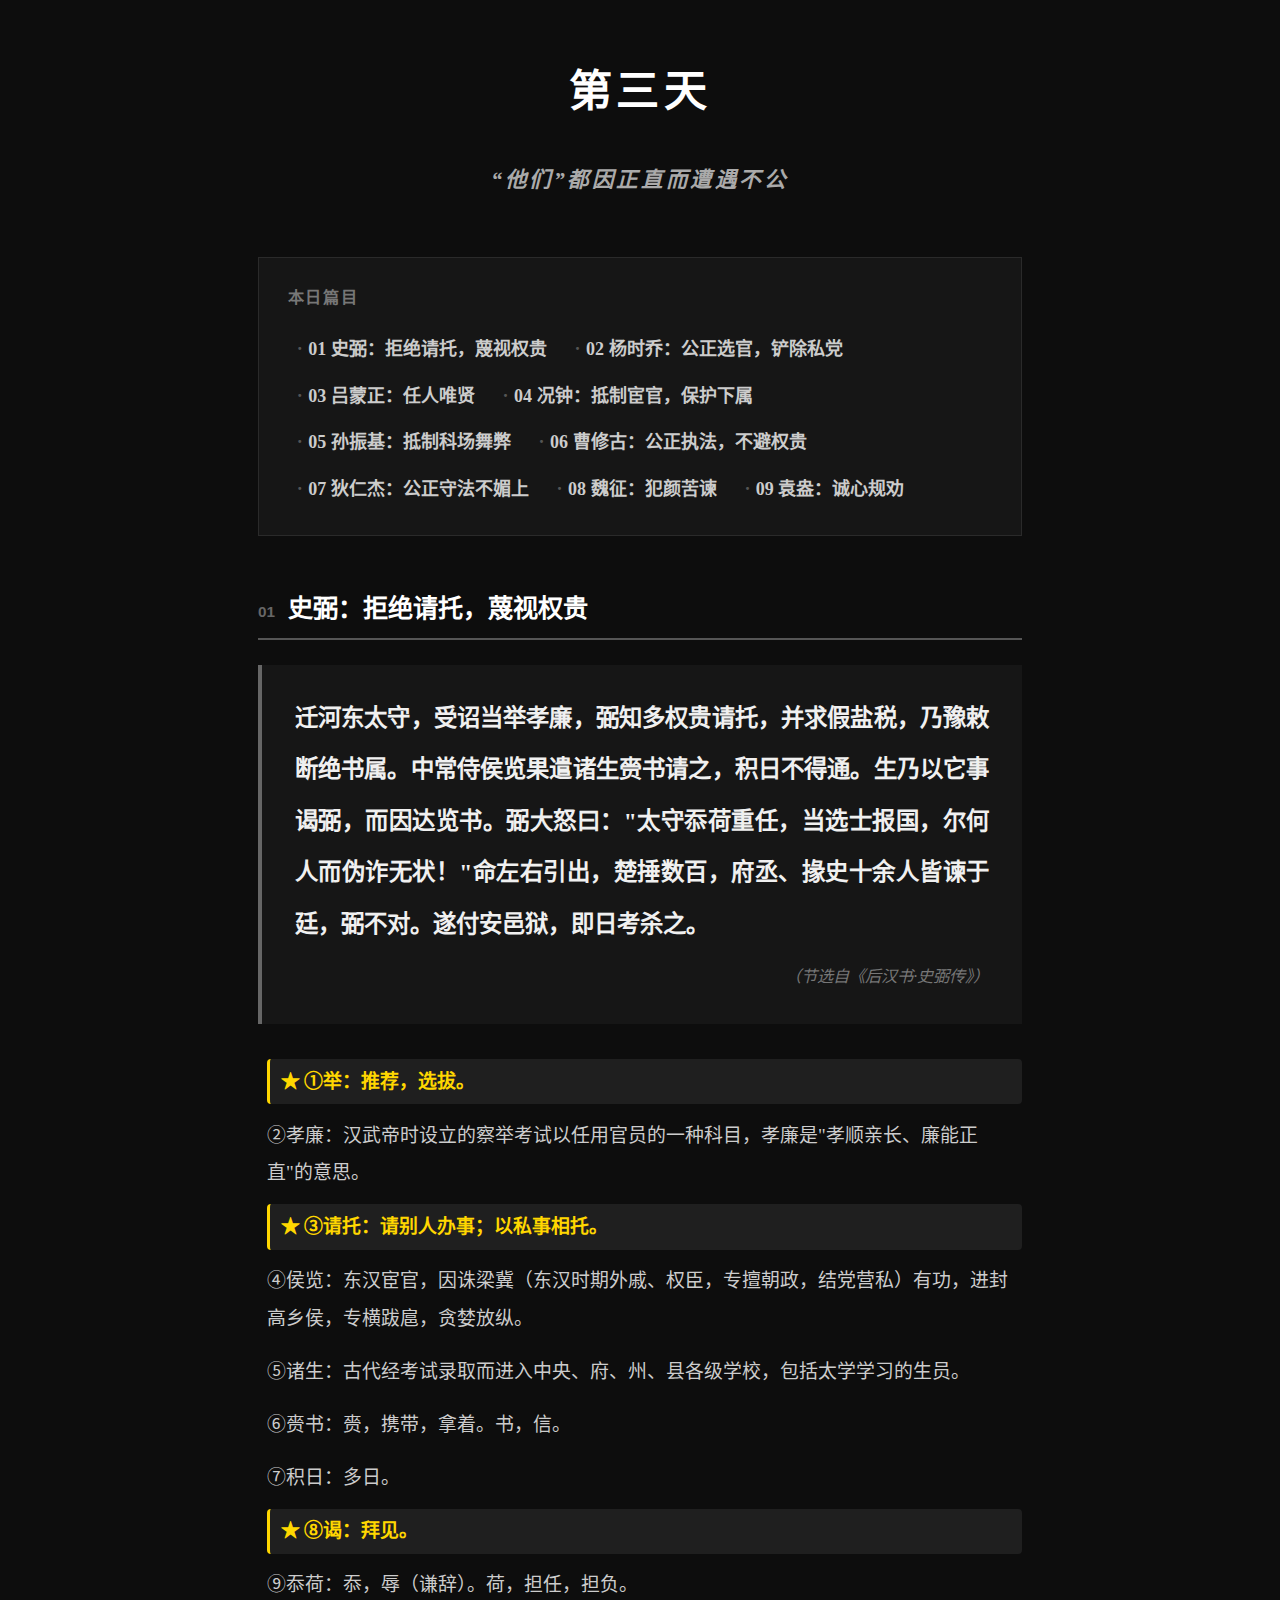
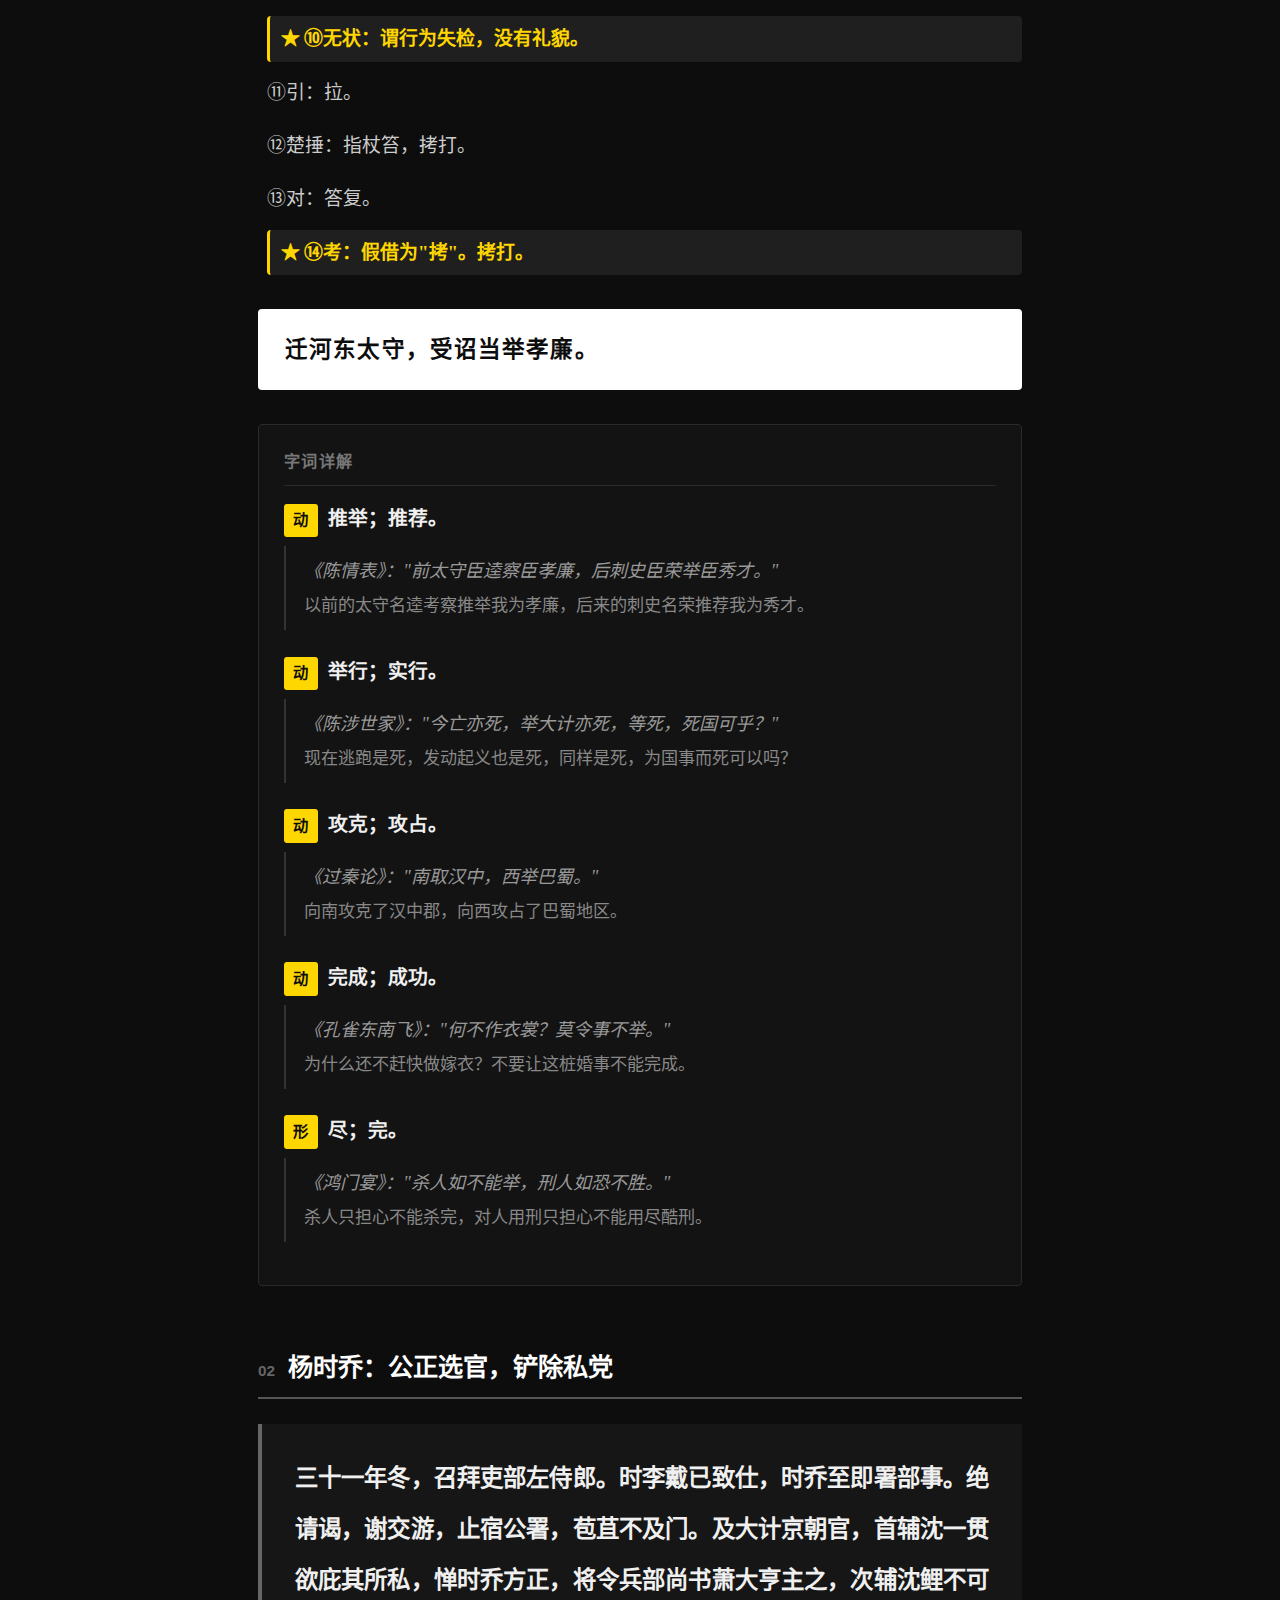
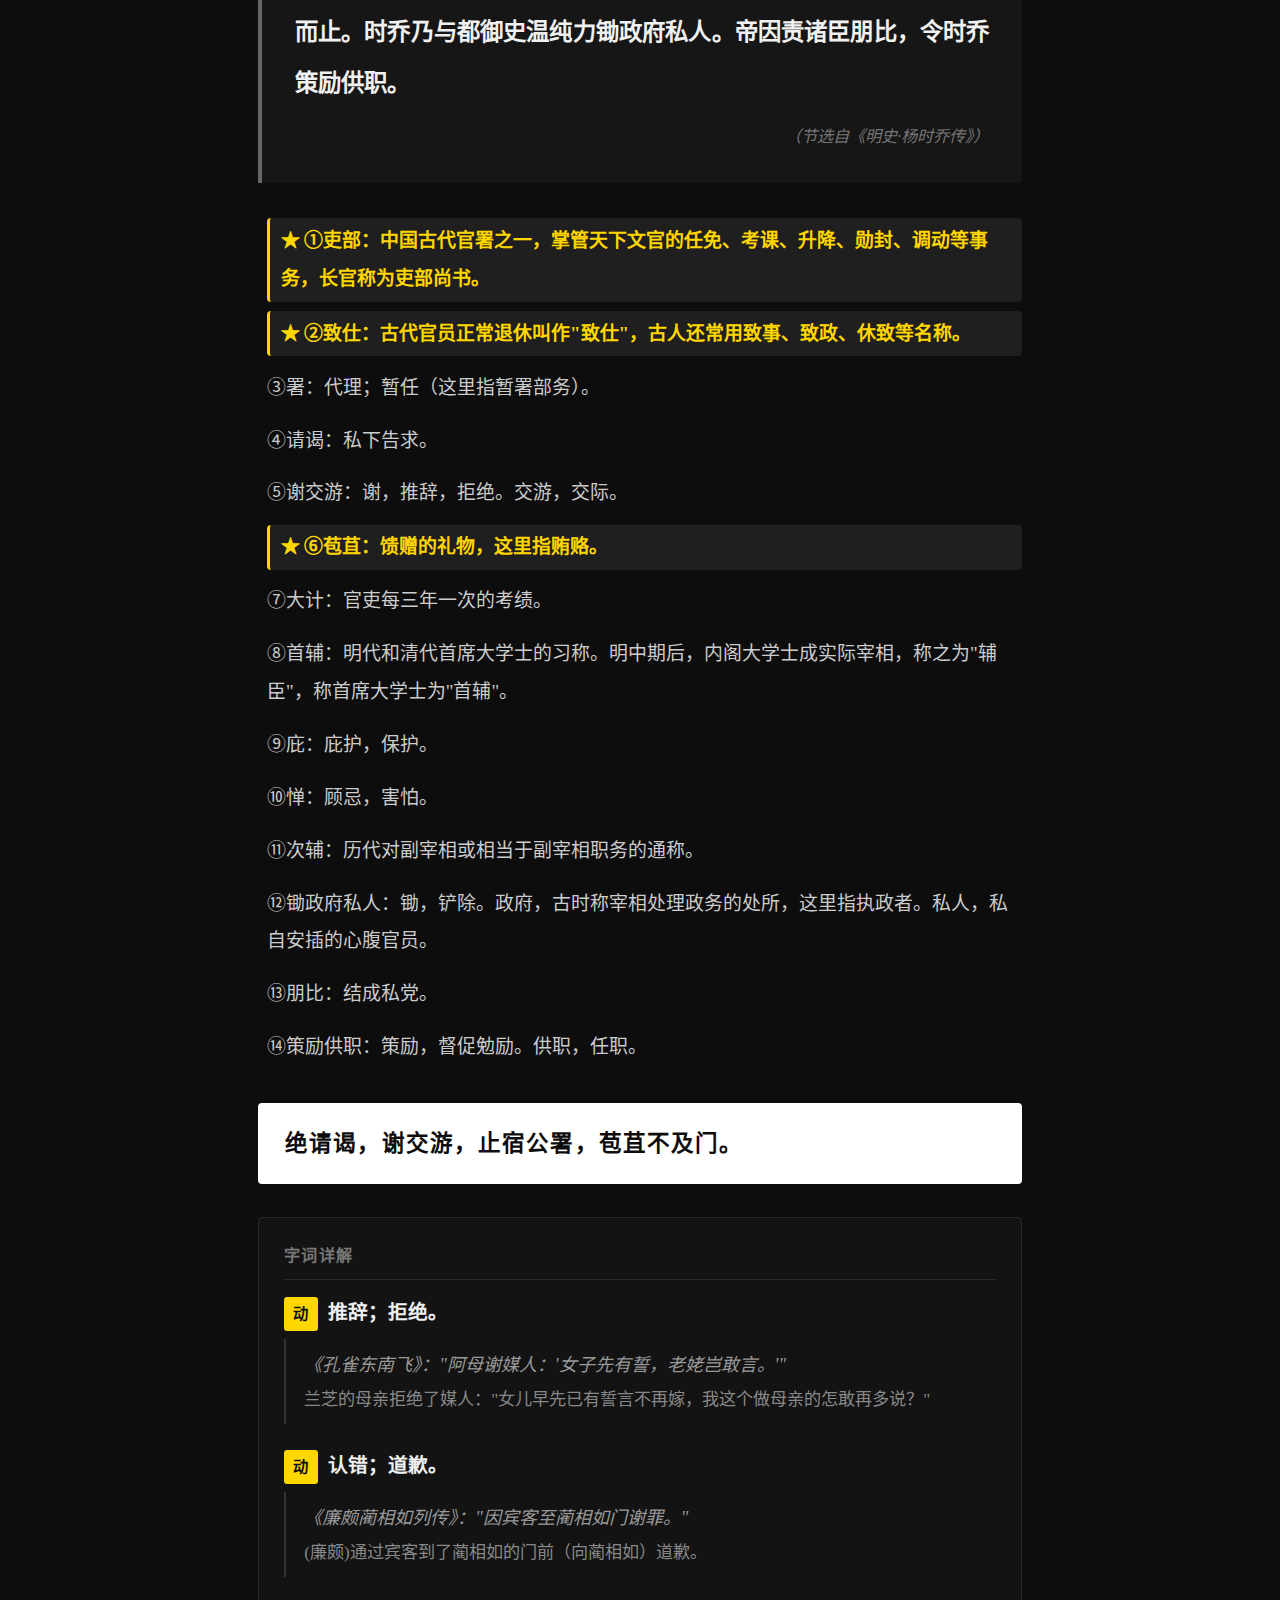
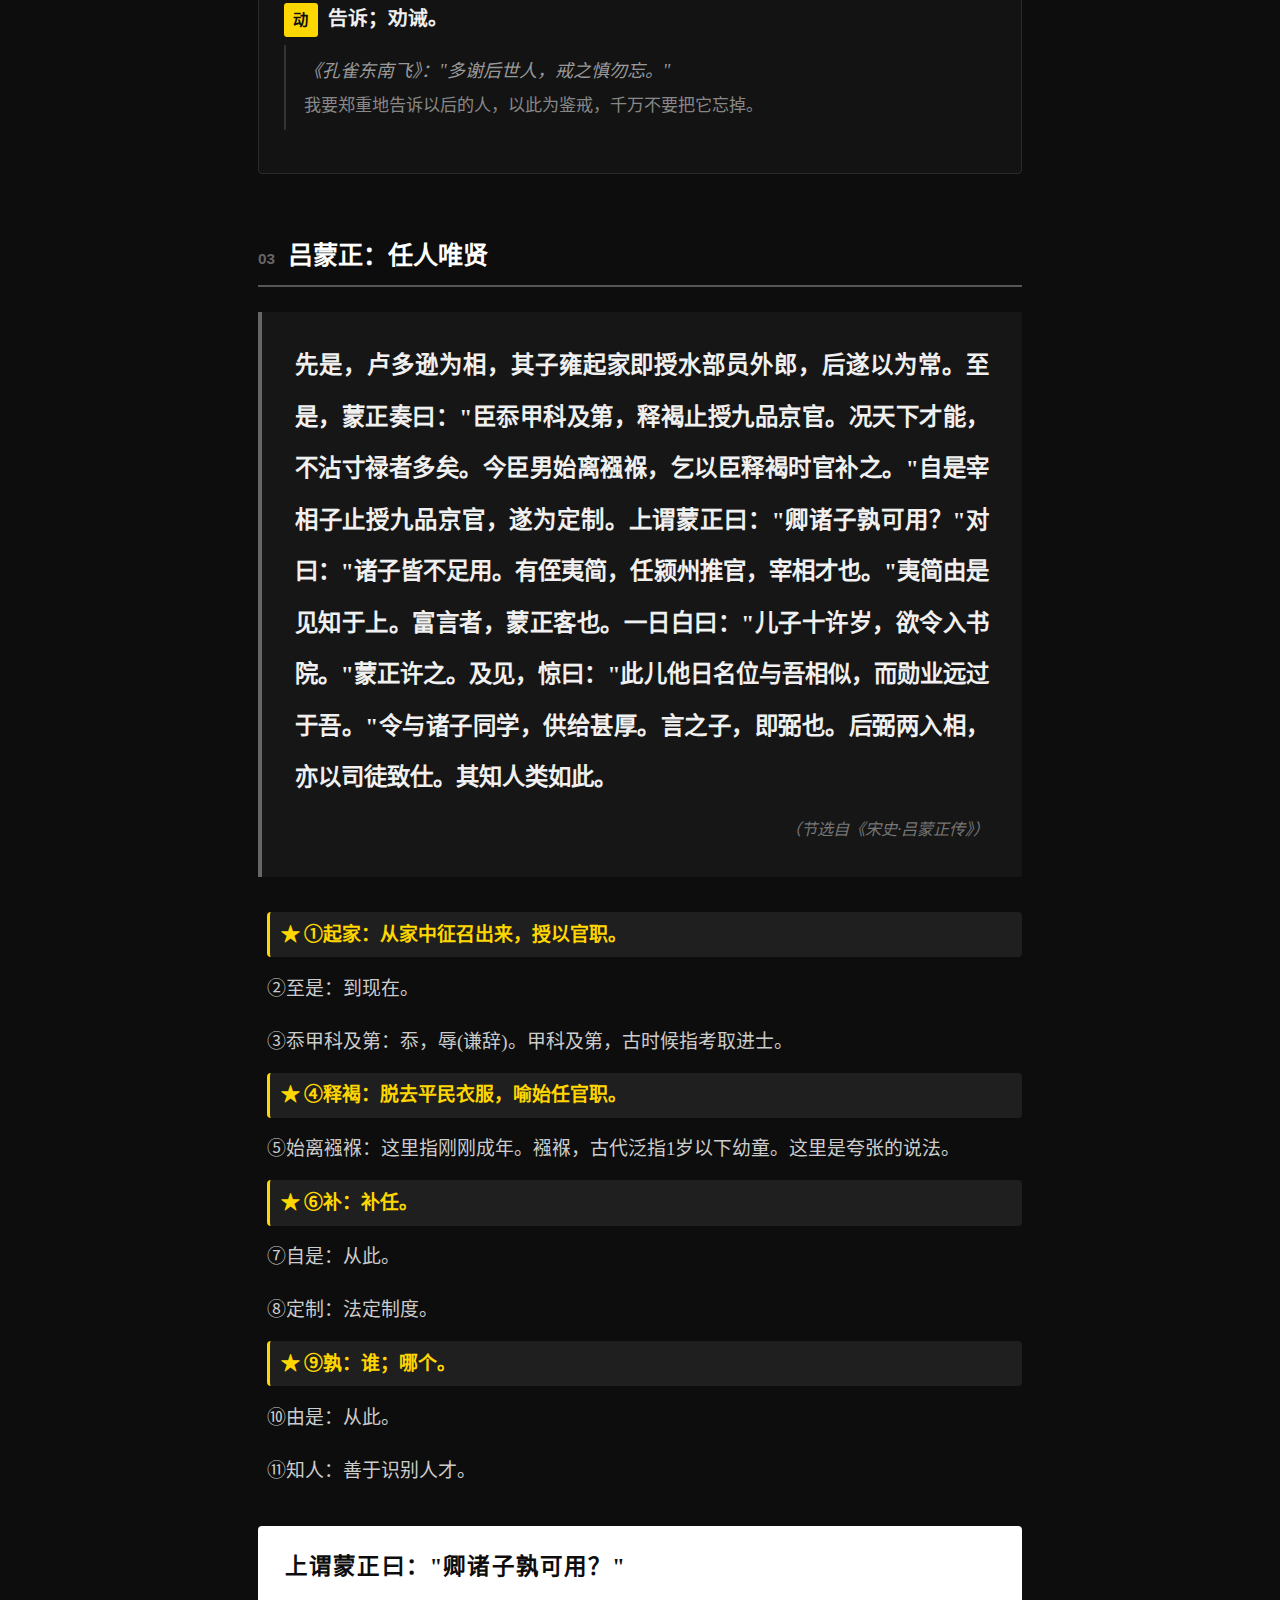
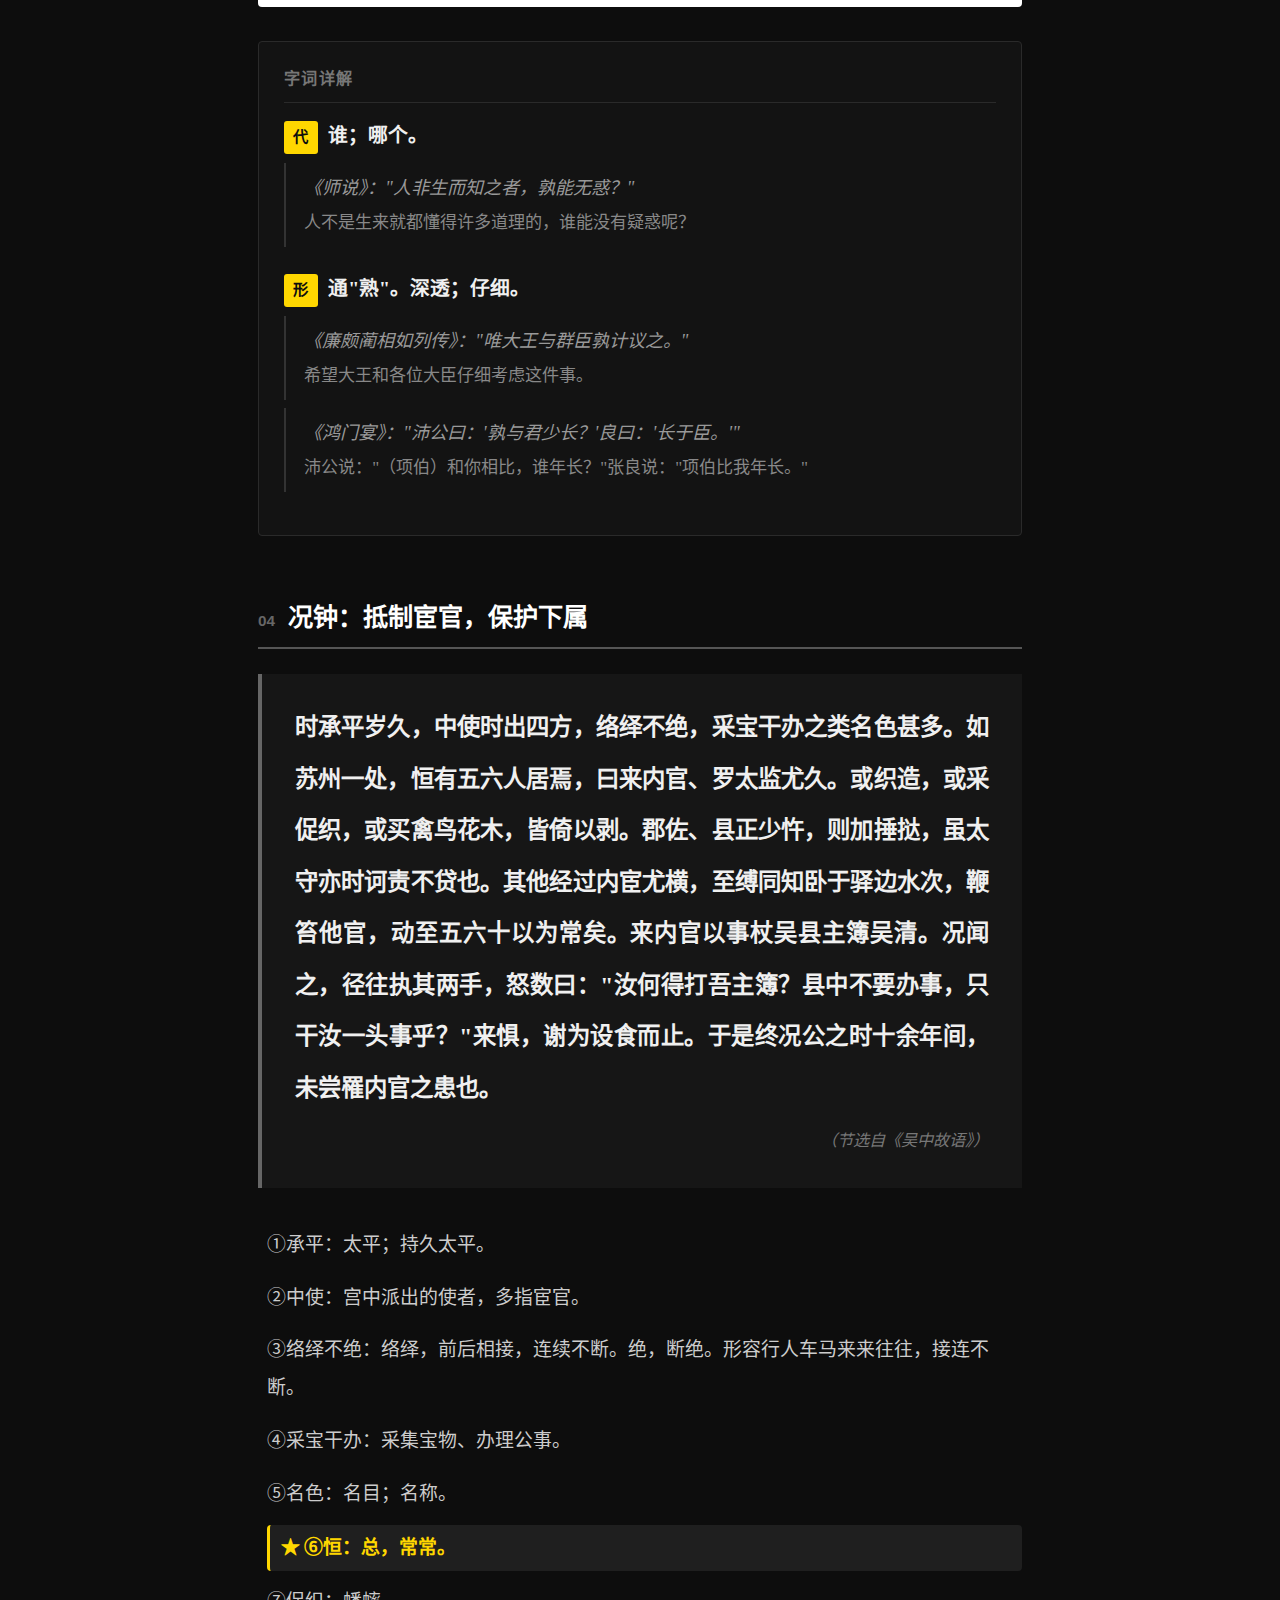
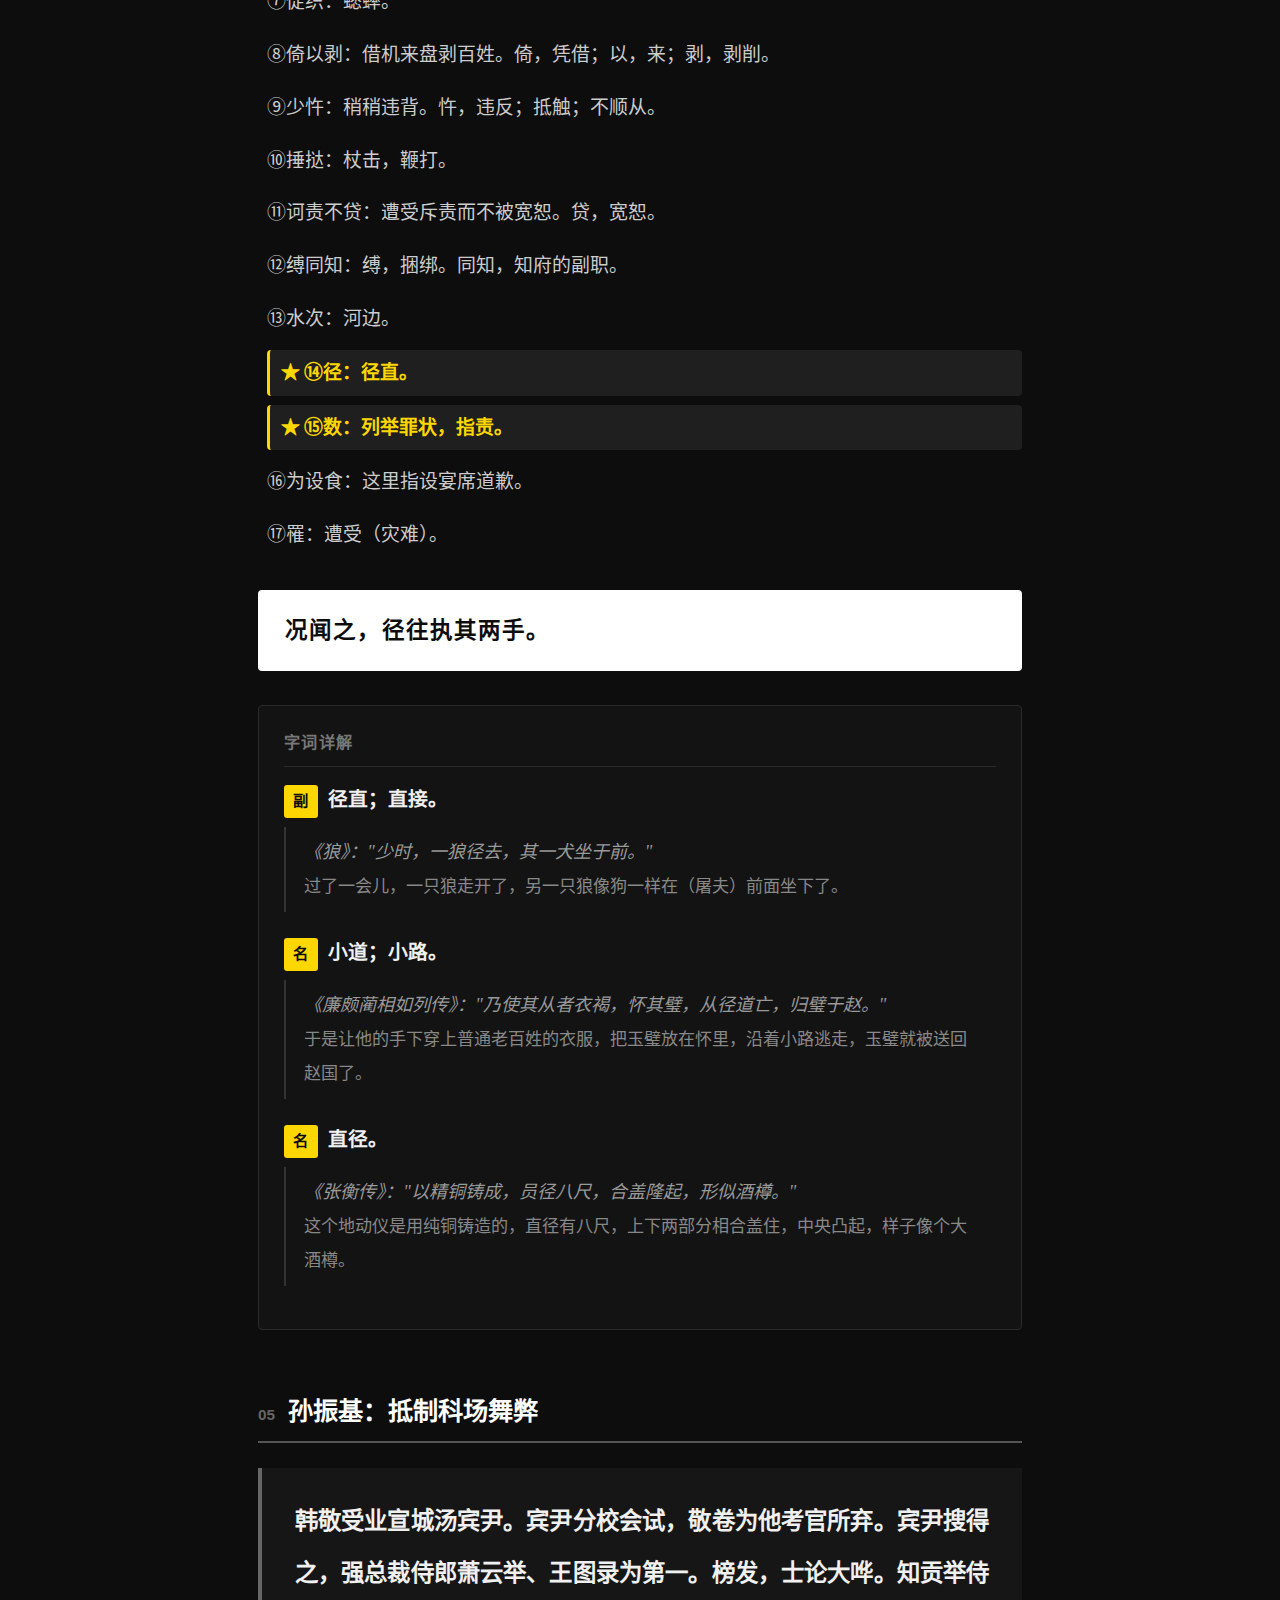
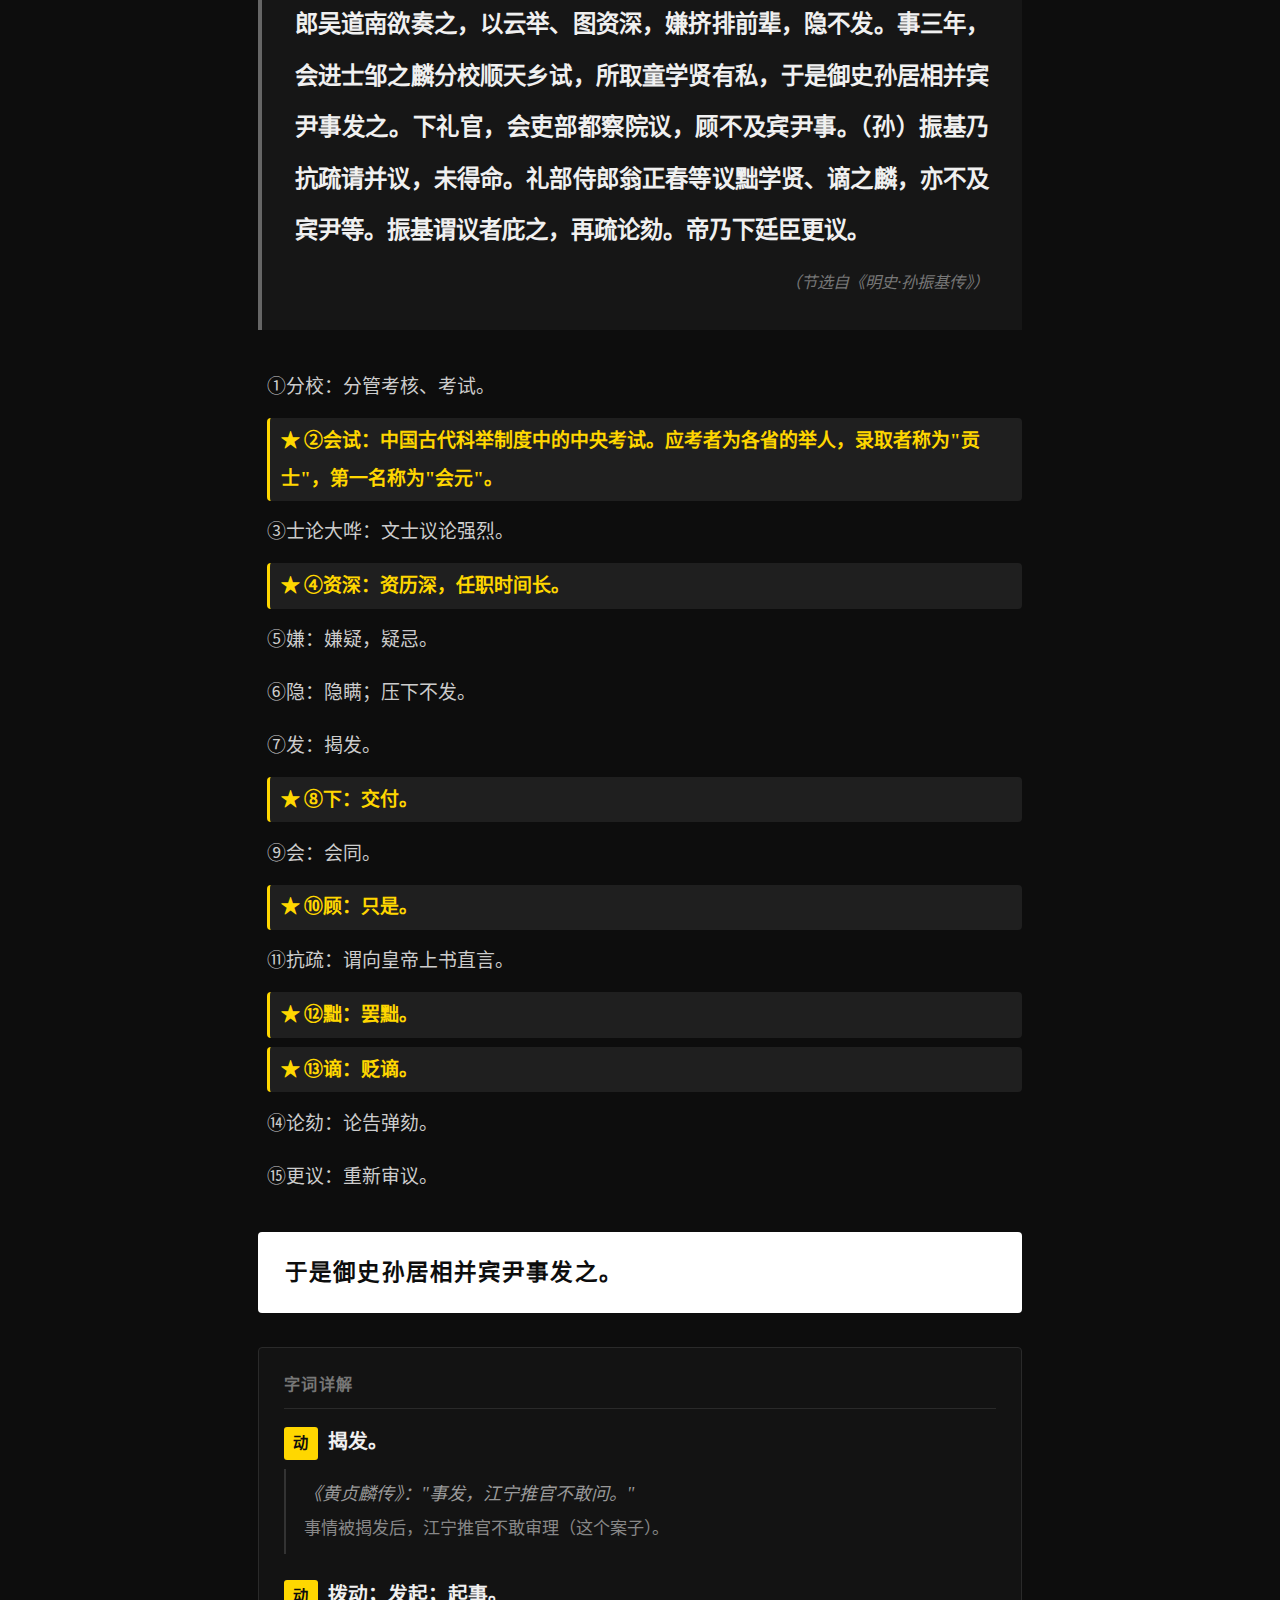
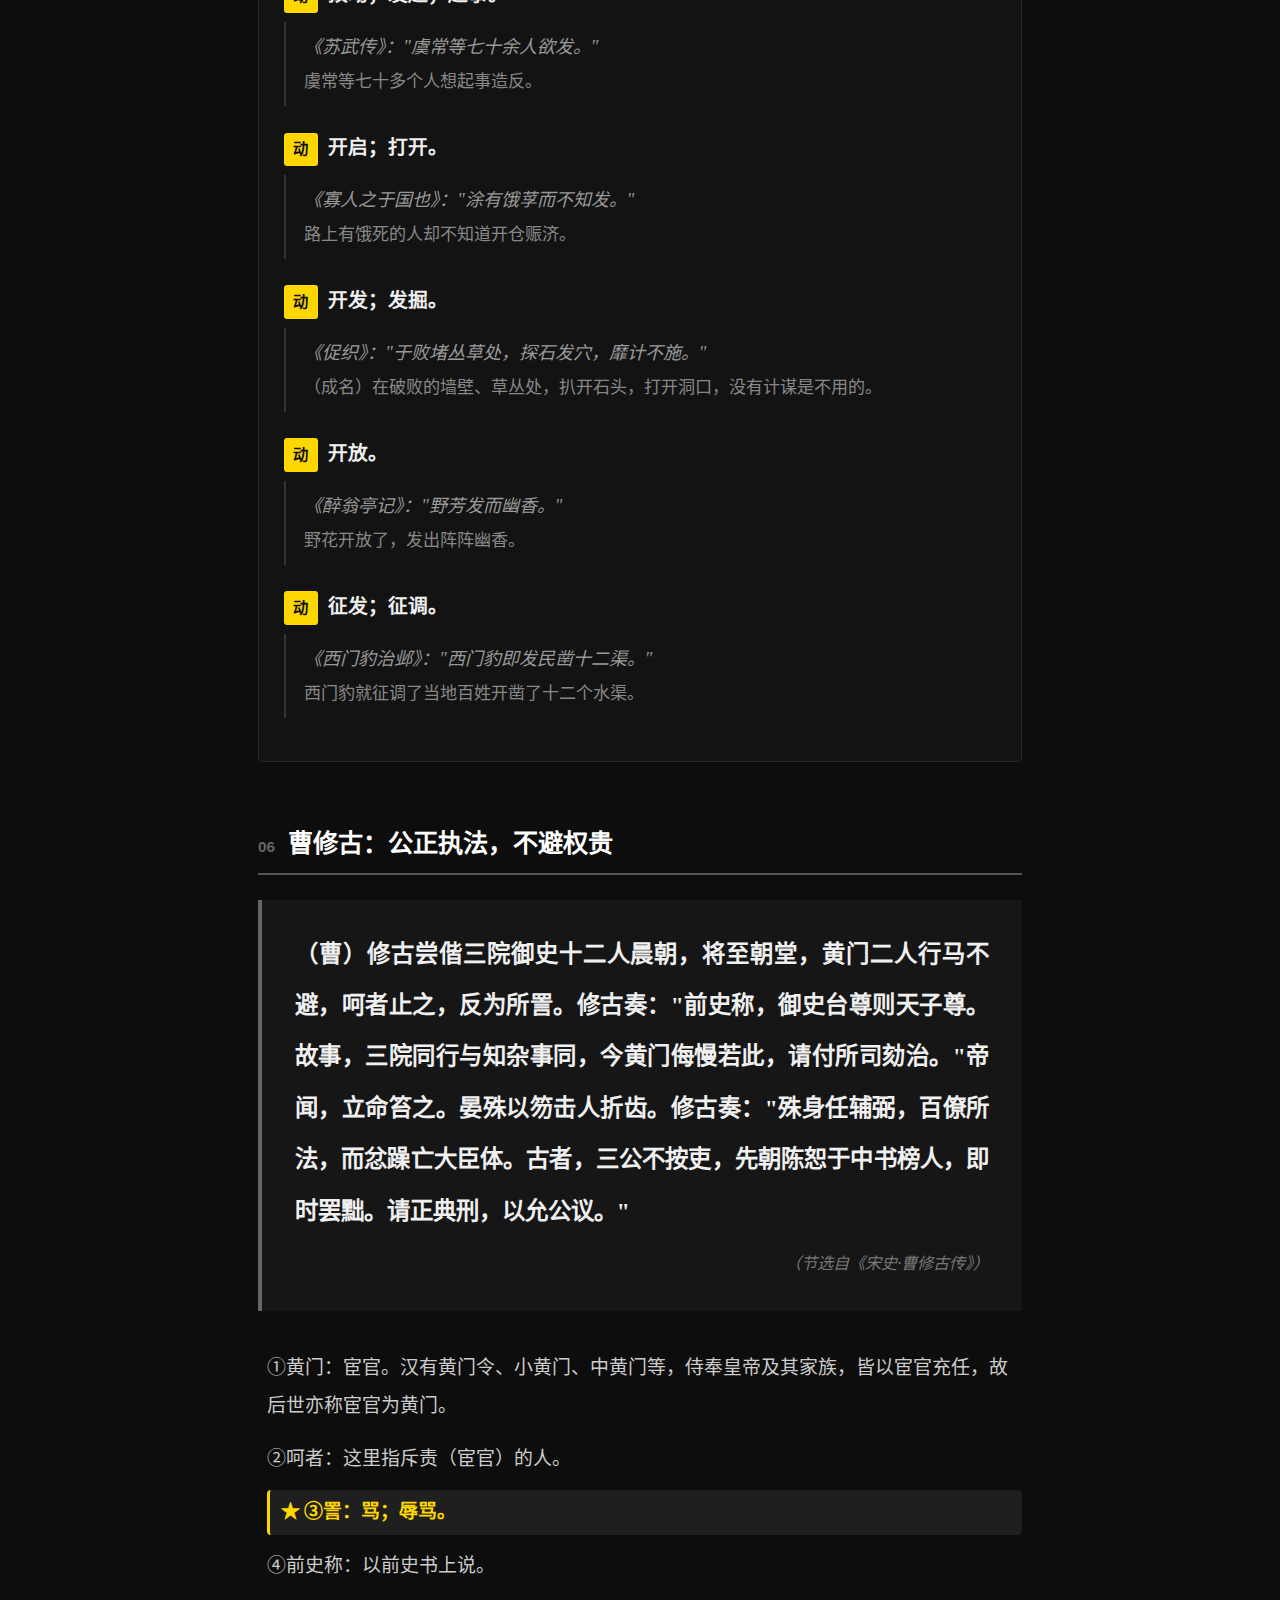
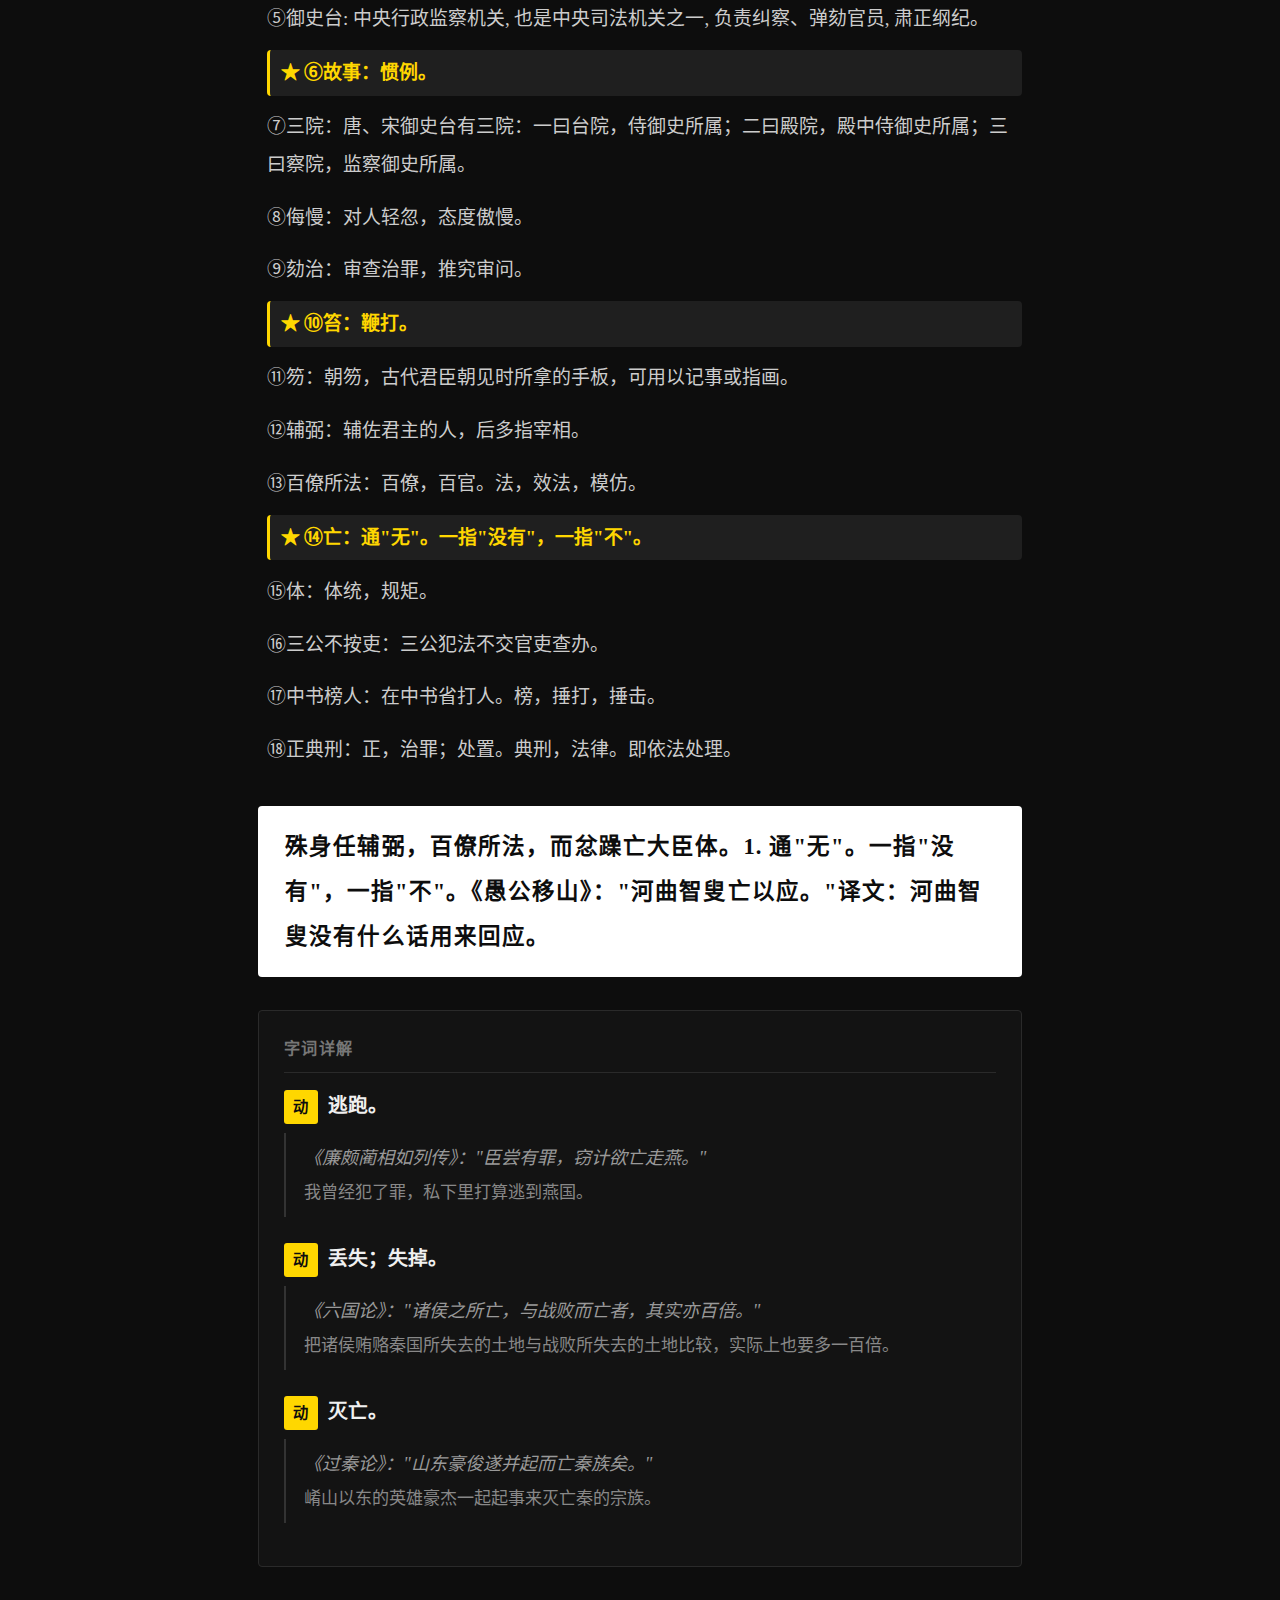
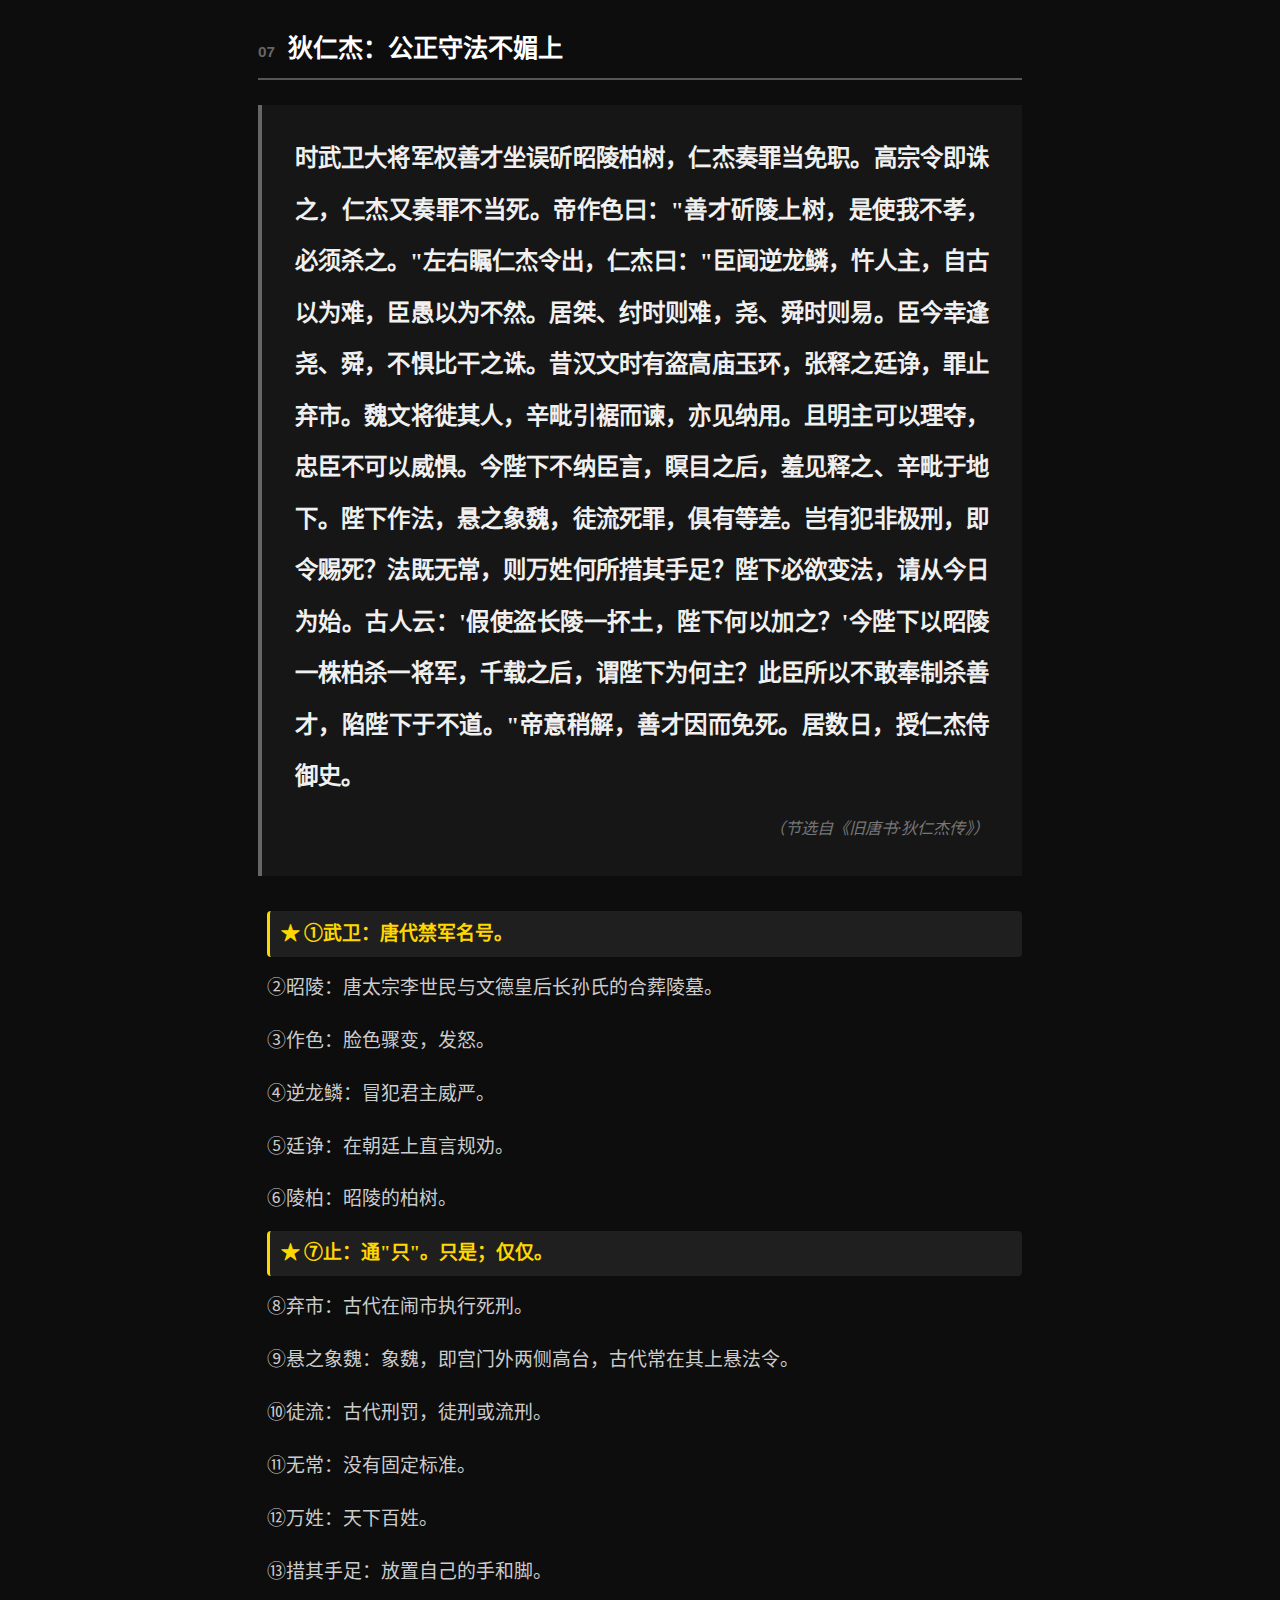
<file: day3.html>
<!DOCTYPE html>
<html lang="zh-CN">
<head>
  <meta charset="UTF-8">
  <meta name="viewport" content="width=device-width, initial-scale=1.0">
  <title>第三天 · 21天古文拆分</title>
  <meta name="description" content="第三天 - “他们”都因正直而遭遇不公">
  <link rel="stylesheet" href="style.css">
</head>
<body>
  <div class="container">
    <h1 class="page-title">第三天</h1>
    <p class="page-subtitle">“他们”都因正直而遭遇不公</p>

    <div class="toc">
      <div class="toc-title">本日篇目</div>
      <a href="#p1">01 史弼：拒绝请托，蔑视权贵</a>
      <a href="#p2">02 杨时乔：公正选官，铲除私党</a>
      <a href="#p3">03 吕蒙正：任人唯贤</a>
      <a href="#p4">04 况钟：抵制宦官，保护下属</a>
      <a href="#p5">05 孙振基：抵制科场舞弊</a>
      <a href="#p6">06 曹修古：公正执法，不避权贵</a>
      <a href="#p7">07 狄仁杰：公正守法不媚上</a>
      <a href="#p8">08 魏征：犯颜苦谏</a>
      <a href="#p9">09 袁盎：诚心规劝</a>
    </div>

    <div class="passage" id="p1">
  <h2 class="passage-title"><span class="passage-num">01</span> 史弼：拒绝请托，蔑视权贵</h2>
  <div class="original-text">迁河东太守，受诏当举孝廉，弼知多权贵请托，并求假盐税，乃豫敕断绝书属。中常侍侯览果遣诸生赍书请之，积日不得通。生乃以它事谒弼，而因达览书。弼大怒曰："太守忝荷重任，当选士报国，尔何人而伪诈无状！"命左右引出，楚捶数百，府丞、掾史十余人皆谏于廷，弼不对。遂付安邑狱，即日考杀之。
    <span class="source">（节选自《后汉书·史弼传》）</span>
  </div>
  <div class="notes">
    <div class="note note-key"><span class="note-star">★</span>①举：推荐，选拔。</div>
    <div class="note">②孝廉：汉武帝时设立的察举考试以任用官员的一种科目，孝廉是"孝顺亲长、廉能正直"的意思。</div>
    <div class="note note-key"><span class="note-star">★</span>③请托：请别人办事；以私事相托。</div>
    <div class="note">④侯览：东汉宦官，因诛梁冀（东汉时期外戚、权臣，专擅朝政，结党营私）有功，进封高乡侯，专横跋扈，贪婪放纵。</div>
    <div class="note">⑤诸生：古代经考试录取而进入中央、府、州、县各级学校，包括太学学习的生员。</div>
    <div class="note">⑥赍书：赍，携带，拿着。书，信。</div>
    <div class="note">⑦积日：多日。</div>
    <div class="note note-key"><span class="note-star">★</span>⑧谒：拜见。</div>
    <div class="note">⑨忝荷：忝，辱（谦辞）。荷，担任，担负。</div>
    <div class="note note-key"><span class="note-star">★</span>⑩无状：谓行为失检，没有礼貌。</div>
    <div class="note">⑪引：拉。</div>
    <div class="note">⑫楚捶：指杖笞，拷打。</div>
    <div class="note">⑬对：答复。</div>
    <div class="note note-key"><span class="note-star">★</span>⑭考：假借为"拷"。拷打。</div>
  </div>
  <div class="key-sentence">迁河东太守，受诏当举孝廉。</div>
  <div class="word-detail">
    <div class="word-detail-title">字词详解</div>
    <div class="word-meaning">
      <span class="word-pos">动</span>
      <span class="word-def">推举；推荐。</span>
      <div class="word-example">
        <span class="example-source">《陈情表》："前太守臣逵察臣孝廉，后刺史臣荣举臣秀才。"</span>
        <span class="example-trans">以前的太守名逵考察推举我为孝廉，后来的刺史名荣推荐我为秀才。</span>
      </div>
    </div>
    <div class="word-meaning">
      <span class="word-pos">动</span>
      <span class="word-def">举行；实行。</span>
      <div class="word-example">
        <span class="example-source">《陈涉世家》："今亡亦死，举大计亦死，等死，死国可乎？"</span>
        <span class="example-trans">现在逃跑是死，发动起义也是死，同样是死，为国事而死可以吗？</span>
      </div>
    </div>
    <div class="word-meaning">
      <span class="word-pos">动</span>
      <span class="word-def">攻克；攻占。</span>
      <div class="word-example">
        <span class="example-source">《过秦论》："南取汉中，西举巴蜀。"</span>
        <span class="example-trans">向南攻克了汉中郡，向西攻占了巴蜀地区。</span>
      </div>
    </div>
    <div class="word-meaning">
      <span class="word-pos">动</span>
      <span class="word-def">完成；成功。</span>
      <div class="word-example">
        <span class="example-source">《孔雀东南飞》："何不作衣裳？莫令事不举。"</span>
        <span class="example-trans">为什么还不赶快做嫁衣？不要让这桩婚事不能完成。</span>
      </div>
    </div>
    <div class="word-meaning">
      <span class="word-pos">形</span>
      <span class="word-def">尽；完。</span>
      <div class="word-example">
        <span class="example-source">《鸿门宴》："杀人如不能举，刑人如恐不胜。"</span>
        <span class="example-trans">杀人只担心不能杀完，对人用刑只担心不能用尽酷刑。</span>
      </div>
    </div>
  </div>
</div>

<div class="passage" id="p2">
  <h2 class="passage-title"><span class="passage-num">02</span> 杨时乔：公正选官，铲除私党</h2>
  <div class="original-text">三十一年冬，召拜吏部左侍郎。时李戴已致仕，时乔至即署部事。绝请谒，谢交游，止宿公署，苞苴不及门。及大计京朝官，首辅沈一贯欲庇其所私，惮时乔方正，将令兵部尚书萧大亨主之，次辅沈鲤不可而止。时乔乃与都御史温纯力锄政府私人。帝因责诸臣朋比，令时乔策励供职。
    <span class="source">（节选自《明史·杨时乔传》）</span>
  </div>
  <div class="notes">
    <div class="note note-key"><span class="note-star">★</span>①吏部：中国古代官署之一，掌管天下文官的任免、考课、升降、勋封、调动等事务，长官称为吏部尚书。</div>
    <div class="note note-key"><span class="note-star">★</span>②致仕：古代官员正常退休叫作"致仕"，古人还常用致事、致政、休致等名称。</div>
    <div class="note">③署：代理；暂任（这里指暂署部务）。</div>
    <div class="note">④请谒：私下告求。</div>
    <div class="note">⑤谢交游：谢，推辞，拒绝。交游，交际。</div>
    <div class="note note-key"><span class="note-star">★</span>⑥苞苴：馈赠的礼物，这里指贿赂。</div>
    <div class="note">⑦大计：官吏每三年一次的考绩。</div>
    <div class="note">⑧首辅：明代和清代首席大学士的习称。明中期后，内阁大学士成实际宰相，称之为"辅臣"，称首席大学士为"首辅"。</div>
    <div class="note">⑨庇：庇护，保护。</div>
    <div class="note">⑩惮：顾忌，害怕。</div>
    <div class="note">⑪次辅：历代对副宰相或相当于副宰相职务的通称。</div>
    <div class="note">⑫锄政府私人：锄，铲除。政府，古时称宰相处理政务的处所，这里指执政者。私人，私自安插的心腹官员。</div>
    <div class="note">⑬朋比：结成私党。</div>
    <div class="note">⑭策励供职：策励，督促勉励。供职，任职。</div>
  </div>
  <div class="key-sentence">绝请谒，谢交游，止宿公署，苞苴不及门。</div>
  <div class="word-detail">
    <div class="word-detail-title">字词详解</div>
    <div class="word-meaning">
      <span class="word-pos">动</span>
      <span class="word-def">推辞；拒绝。</span>
      <div class="word-example">
        <span class="example-source">《孔雀东南飞》："阿母谢媒人：'女子先有誓，老姥岂敢言。'"</span>
        <span class="example-trans">兰芝的母亲拒绝了媒人："女儿早先已有誓言不再嫁，我这个做母亲的怎敢再多说？"</span>
      </div>
    </div>
    <div class="word-meaning">
      <span class="word-pos">动</span>
      <span class="word-def">认错；道歉。</span>
      <div class="word-example">
        <span class="example-source">《廉颇蔺相如列传》："因宾客至蔺相如门谢罪。"</span>
        <span class="example-trans">(廉颇)通过宾客到了蔺相如的门前（向蔺相如）道歉。</span>
      </div>
    </div>
    <div class="word-meaning">
      <span class="word-pos">动</span>
      <span class="word-def">告诉；劝诫。</span>
      <div class="word-example">
        <span class="example-source">《孔雀东南飞》："多谢后世人，戒之慎勿忘。"</span>
        <span class="example-trans">我要郑重地告诉以后的人，以此为鉴戒，千万不要把它忘掉。</span>
      </div>
    </div>
  </div>
</div>

<div class="passage" id="p3">
  <h2 class="passage-title"><span class="passage-num">03</span> 吕蒙正：任人唯贤</h2>
  <div class="original-text">先是，卢多逊为相，其子雍起家即授水部员外郎，后遂以为常。至是，蒙正奏曰："臣忝甲科及第，释褐止授九品京官。况天下才能，不沾寸禄者多矣。今臣男始离襁褓，乞以臣释褐时官补之。"自是宰相子止授九品京官，遂为定制。上谓蒙正曰："卿诸子孰可用？"对曰："诸子皆不足用。有侄夷简，任颍州推官，宰相才也。"夷简由是见知于上。富言者，蒙正客也。一日白曰："儿子十许岁，欲令入书院。"蒙正许之。及见，惊曰："此儿他日名位与吾相似，而勋业远过于吾。"令与诸子同学，供给甚厚。言之子，即弼也。后弼两入相，亦以司徒致仕。其知人类如此。
    <span class="source">（节选自《宋史·吕蒙正传》）</span>
  </div>
  <div class="notes">
    <div class="note note-key"><span class="note-star">★</span>①起家：从家中征召出来，授以官职。</div>
    <div class="note">②至是：到现在。</div>
    <div class="note">③忝甲科及第：忝，辱(谦辞)。甲科及第，古时候指考取进士。</div>
    <div class="note note-key"><span class="note-star">★</span>④释褐：脱去平民衣服，喻始任官职。</div>
    <div class="note">⑤始离襁褓：这里指刚刚成年。襁褓，古代泛指1岁以下幼童。这里是夸张的说法。</div>
    <div class="note note-key"><span class="note-star">★</span>⑥补：补任。</div>
    <div class="note">⑦自是：从此。</div>
    <div class="note">⑧定制：法定制度。</div>
    <div class="note note-key"><span class="note-star">★</span>⑨孰：谁；哪个。</div>
    <div class="note">⑩由是：从此。</div>
    <div class="note">⑪知人：善于识别人才。</div>
  </div>
  <div class="key-sentence">上谓蒙正曰："卿诸子孰可用？"</div>
  <div class="word-detail">
    <div class="word-detail-title">字词详解</div>
    <div class="word-meaning">
      <span class="word-pos">代</span>
      <span class="word-def">谁；哪个。</span>
      <div class="word-example">
        <span class="example-source">《师说》："人非生而知之者，孰能无惑？"</span>
        <span class="example-trans">人不是生来就都懂得许多道理的，谁能没有疑惑呢？</span>
      </div>
    </div>
    <div class="word-meaning">
      <span class="word-pos">形</span>
      <span class="word-def">通"熟"。深透；仔细。</span>
      <div class="word-example">
        <span class="example-source">《廉颇蔺相如列传》："唯大王与群臣孰计议之。"</span>
        <span class="example-trans">希望大王和各位大臣仔细考虑这件事。</span>
      </div>
      <div class="word-example">
        <span class="example-source">《鸿门宴》："沛公曰：'孰与君少长？'良曰：'长于臣。'"</span>
        <span class="example-trans">沛公说："（项伯）和你相比，谁年长？"张良说："项伯比我年长。"</span>
      </div>
    </div>
  </div>
</div>

<div class="passage" id="p4">
  <h2 class="passage-title"><span class="passage-num">04</span> 况钟：抵制宦官，保护下属</h2>
  <div class="original-text">时承平岁久，中使时出四方，络绎不绝，采宝干办之类名色甚多。如苏州一处，恒有五六人居焉，曰来内官、罗太监尤久。或织造，或采促织，或买禽鸟花木，皆倚以剥。郡佐、县正少忤，则加捶挞，虽太守亦时诃责不贷也。其他经过内宦尤横，至缚同知卧于驿边水次，鞭笞他官，动至五六十以为常矣。来内官以事杖吴县主簿吴清。况闻之，径往执其两手，怒数曰："汝何得打吾主簿？县中不要办事，只干汝一头事乎？"来惧，谢为设食而止。于是终况公之时十余年间，未尝罹内官之患也。
    <span class="source">（节选自《吴中故语》）</span>
  </div>
  <div class="notes">
    <div class="note">①承平：太平；持久太平。</div>
    <div class="note">②中使：宫中派出的使者，多指宦官。</div>
    <div class="note">③络绎不绝：络绎，前后相接，连续不断。绝，断绝。形容行人车马来来往往，接连不断。</div>
    <div class="note">④采宝干办：采集宝物、办理公事。</div>
    <div class="note">⑤名色：名目；名称。</div>
    <div class="note note-key"><span class="note-star">★</span>⑥恒：总，常常。</div>
    <div class="note">⑦促织：蟋蟀。</div>
    <div class="note">⑧倚以剥：借机来盘剥百姓。倚，凭借；以，来；剥，剥削。</div>
    <div class="note">⑨少忤：稍稍违背。忤，违反；抵触；不顺从。</div>
    <div class="note">⑩捶挞：杖击，鞭打。</div>
    <div class="note">⑪诃责不贷：遭受斥责而不被宽恕。贷，宽恕。</div>
    <div class="note">⑫缚同知：缚，捆绑。同知，知府的副职。</div>
    <div class="note">⑬水次：河边。</div>
    <div class="note note-key"><span class="note-star">★</span>⑭径：径直。</div>
    <div class="note note-key"><span class="note-star">★</span>⑮数：列举罪状，指责。</div>
    <div class="note">⑯为设食：这里指设宴席道歉。</div>
    <div class="note">⑰罹：遭受（灾难）。</div>
  </div>
  <div class="key-sentence">况闻之，径往执其两手。</div>
  <div class="word-detail">
    <div class="word-detail-title">字词详解</div>
    <div class="word-meaning">
      <span class="word-pos">副</span>
      <span class="word-def">径直；直接。</span>
      <div class="word-example">
        <span class="example-source">《狼》："少时，一狼径去，其一犬坐于前。"</span>
        <span class="example-trans">过了一会儿，一只狼走开了，另一只狼像狗一样在（屠夫）前面坐下了。</span>
      </div>
    </div>
    <div class="word-meaning">
      <span class="word-pos">名</span>
      <span class="word-def">小道；小路。</span>
      <div class="word-example">
        <span class="example-source">《廉颇蔺相如列传》："乃使其从者衣褐，怀其璧，从径道亡，归璧于赵。"</span>
        <span class="example-trans">于是让他的手下穿上普通老百姓的衣服，把玉璧放在怀里，沿着小路逃走，玉璧就被送回赵国了。</span>
      </div>
    </div>
    <div class="word-meaning">
      <span class="word-pos">名</span>
      <span class="word-def">直径。</span>
      <div class="word-example">
        <span class="example-source">《张衡传》："以精铜铸成，员径八尺，合盖隆起，形似酒樽。"</span>
        <span class="example-trans">这个地动仪是用纯铜铸造的，直径有八尺，上下两部分相合盖住，中央凸起，样子像个大酒樽。</span>
      </div>
    </div>
  </div>
</div>

<div class="passage" id="p5">
  <h2 class="passage-title"><span class="passage-num">05</span> 孙振基：抵制科场舞弊</h2>
  <div class="original-text">韩敬受业宣城汤宾尹。宾尹分校会试，敬卷为他考官所弃。宾尹搜得之，强总裁侍郎萧云举、王图录为第一。榜发，士论大哗。知贡举侍郎吴道南欲奏之，以云举、图资深，嫌挤排前辈，隐不发。事三年，会进士邹之麟分校顺天乡试，所取童学贤有私，于是御史孙居相并宾尹事发之。下礼官，会吏部都察院议，顾不及宾尹事。（孙）振基乃抗疏请并议，未得命。礼部侍郎翁正春等议黜学贤、谪之麟，亦不及宾尹等。振基谓议者庇之，再疏论劾。帝乃下廷臣更议。
    <span class="source">（节选自《明史·孙振基传》）</span>
  </div>
  <div class="notes">
    <div class="note">①分校：分管考核、考试。</div>
    <div class="note note-key"><span class="note-star">★</span>②会试：中国古代科举制度中的中央考试。应考者为各省的举人，录取者称为"贡士"，第一名称为"会元"。</div>
    <div class="note">③士论大哗：文士议论强烈。</div>
    <div class="note note-key"><span class="note-star">★</span>④资深：资历深，任职时间长。</div>
    <div class="note">⑤嫌：嫌疑，疑忌。</div>
    <div class="note">⑥隐：隐瞒；压下不发。</div>
    <div class="note">⑦发：揭发。</div>
    <div class="note note-key"><span class="note-star">★</span>⑧下：交付。</div>
    <div class="note">⑨会：会同。</div>
    <div class="note note-key"><span class="note-star">★</span>⑩顾：只是。</div>
    <div class="note">⑪抗疏：谓向皇帝上书直言。</div>
    <div class="note note-key"><span class="note-star">★</span>⑫黜：罢黜。</div>
    <div class="note note-key"><span class="note-star">★</span>⑬谪：贬谪。</div>
    <div class="note">⑭论劾：论告弹劾。</div>
    <div class="note">⑮更议：重新审议。</div>
  </div>
  <div class="key-sentence">于是御史孙居相并宾尹事发之。</div>
  <div class="word-detail">
    <div class="word-detail-title">字词详解</div>
    <div class="word-meaning">
      <span class="word-pos">动</span>
      <span class="word-def">揭发。</span>
      <div class="word-example">
        <span class="example-source">《黄贞麟传》："事发，江宁推官不敢问。"</span>
        <span class="example-trans">事情被揭发后，江宁推官不敢审理（这个案子）。</span>
      </div>
    </div>
    <div class="word-meaning">
      <span class="word-pos">动</span>
      <span class="word-def">拨动；发起；起事。</span>
      <div class="word-example">
        <span class="example-source">《苏武传》："虞常等七十余人欲发。"</span>
        <span class="example-trans">虞常等七十多个人想起事造反。</span>
      </div>
    </div>
    <div class="word-meaning">
      <span class="word-pos">动</span>
      <span class="word-def">开启；打开。</span>
      <div class="word-example">
        <span class="example-source">《寡人之于国也》："涂有饿莩而不知发。"</span>
        <span class="example-trans">路上有饿死的人却不知道开仓赈济。</span>
      </div>
    </div>
    <div class="word-meaning">
      <span class="word-pos">动</span>
      <span class="word-def">开发；发掘。</span>
      <div class="word-example">
        <span class="example-source">《促织》："于败堵丛草处，探石发穴，靡计不施。"</span>
        <span class="example-trans">（成名）在破败的墙壁、草丛处，扒开石头，打开洞口，没有计谋是不用的。</span>
      </div>
    </div>
    <div class="word-meaning">
      <span class="word-pos">动</span>
      <span class="word-def">开放。</span>
      <div class="word-example">
        <span class="example-source">《醉翁亭记》："野芳发而幽香。"</span>
        <span class="example-trans">野花开放了，发出阵阵幽香。</span>
      </div>
    </div>
    <div class="word-meaning">
      <span class="word-pos">动</span>
      <span class="word-def">征发；征调。</span>
      <div class="word-example">
        <span class="example-source">《西门豹治邺》："西门豹即发民凿十二渠。"</span>
        <span class="example-trans">西门豹就征调了当地百姓开凿了十二个水渠。</span>
      </div>
    </div>
  </div>
</div>

<div class="passage" id="p6">
  <h2 class="passage-title"><span class="passage-num">06</span> 曹修古：公正执法，不避权贵</h2>
  <div class="original-text">（曹）修古尝偕三院御史十二人晨朝，将至朝堂，黄门二人行马不避，呵者止之，反为所詈。修古奏："前史称，御史台尊则天子尊。故事，三院同行与知杂事同，今黄门侮慢若此，请付所司劾治。"帝闻，立命笞之。晏殊以笏击人折齿。修古奏："殊身任辅弼，百僚所法，而忿躁亡大臣体。古者，三公不按吏，先朝陈恕于中书榜人，即时罢黜。请正典刑，以允公议。"
    <span class="source">（节选自《宋史·曹修古传》）</span>
  </div>
  <div class="notes">
    <div class="note">①黄门：宦官。汉有黄门令、小黄门、中黄门等，侍奉皇帝及其家族，皆以宦官充任，故后世亦称宦官为黄门。</div>
    <div class="note">②呵者：这里指斥责（宦官）的人。</div>
    <div class="note note-key"><span class="note-star">★</span>③詈：骂；辱骂。</div>
    <div class="note">④前史称：以前史书上说。</div>
    <div class="note">⑤御史台: 中央行政监察机关, 也是中央司法机关之一, 负责纠察、弹劾官员, 肃正纲纪。</div>
    <div class="note note-key"><span class="note-star">★</span>⑥故事：惯例。</div>
    <div class="note">⑦三院：唐、宋御史台有三院：一曰台院，侍御史所属；二曰殿院，殿中侍御史所属；三曰察院，监察御史所属。</div>
    <div class="note">⑧侮慢：对人轻忽，态度傲慢。</div>
    <div class="note">⑨劾治：审查治罪，推究审问。</div>
    <div class="note note-key"><span class="note-star">★</span>⑩笞：鞭打。</div>
    <div class="note">⑪笏：朝笏，古代君臣朝见时所拿的手板，可用以记事或指画。</div>
    <div class="note">⑫辅弼：辅佐君主的人，后多指宰相。</div>
    <div class="note">⑬百僚所法：百僚，百官。法，效法，模仿。</div>
    <div class="note note-key"><span class="note-star">★</span>⑭亡：通"无"。一指"没有"，一指"不"。</div>
    <div class="note">⑮体：体统，规矩。</div>
    <div class="note">⑯三公不按吏：三公犯法不交官吏查办。</div>
    <div class="note">⑰中书榜人：在中书省打人。榜，捶打，捶击。</div>
    <div class="note">⑱正典刑：正，治罪；处置。典刑，法律。即依法处理。</div>
  </div>
  <div class="key-sentence">殊身任辅弼，百僚所法，而忿躁亡大臣体。1. 通"无"。一指"没有"，一指"不"。《愚公移山》："河曲智叟亡以应。"译文：河曲智叟没有什么话用来回应。</div>
  <div class="word-detail">
    <div class="word-detail-title">字词详解</div>
    <div class="word-meaning">
      <span class="word-pos">动</span>
      <span class="word-def">逃跑。</span>
      <div class="word-example">
        <span class="example-source">《廉颇蔺相如列传》："臣尝有罪，窃计欲亡走燕。"</span>
        <span class="example-trans">我曾经犯了罪，私下里打算逃到燕国。</span>
      </div>
    </div>
    <div class="word-meaning">
      <span class="word-pos">动</span>
      <span class="word-def">丢失；失掉。</span>
      <div class="word-example">
        <span class="example-source">《六国论》："诸侯之所亡，与战败而亡者，其实亦百倍。"</span>
        <span class="example-trans">把诸侯贿赂秦国所失去的土地与战败所失去的土地比较，实际上也要多一百倍。</span>
      </div>
    </div>
    <div class="word-meaning">
      <span class="word-pos">动</span>
      <span class="word-def">灭亡。</span>
      <div class="word-example">
        <span class="example-source">《过秦论》："山东豪俊遂并起而亡秦族矣。"</span>
        <span class="example-trans">崤山以东的英雄豪杰一起起事来灭亡秦的宗族。</span>
      </div>
    </div>
  </div>
</div>

<div class="passage" id="p7">
  <h2 class="passage-title"><span class="passage-num">07</span> 狄仁杰：公正守法不媚上</h2>
  <div class="original-text">时武卫大将军权善才坐误斫昭陵柏树，仁杰奏罪当免职。高宗令即诛之，仁杰又奏罪不当死。帝作色曰："善才斫陵上树，是使我不孝，必须杀之。"左右瞩仁杰令出，仁杰曰："臣闻逆龙鳞，忤人主，自古以为难，臣愚以为不然。居桀、纣时则难，尧、舜时则易。臣今幸逢尧、舜，不惧比干之诛。昔汉文时有盗高庙玉环，张释之廷诤，罪止弃市。魏文将徙其人，辛毗引裾而谏，亦见纳用。且明主可以理夺，忠臣不可以威惧。今陛下不纳臣言，瞑目之后，羞见释之、辛毗于地下。陛下作法，悬之象魏，徒流死罪，俱有等差。岂有犯非极刑，即令赐死？法既无常，则万姓何所措其手足？陛下必欲变法，请从今日为始。古人云：'假使盗长陵一抔土，陛下何以加之？'今陛下以昭陵一株柏杀一将军，千载之后，谓陛下为何主？此臣所以不敢奉制杀善才，陷陛下于不道。"帝意稍解，善才因而免死。居数日，授仁杰侍御史。
    <span class="source">（节选自《旧唐书·狄仁杰传》）</span>
  </div>
  <div class="notes">
    <div class="note note-key"><span class="note-star">★</span>①武卫：唐代禁军名号。</div>
    <div class="note">②昭陵：唐太宗李世民与文德皇后长孙氏的合葬陵墓。</div>
    <div class="note">③作色：脸色骤变，发怒。</div>
    <div class="note">④逆龙鳞：冒犯君主威严。</div>
    <div class="note">⑤廷诤：在朝廷上直言规劝。</div>
    <div class="note">⑥陵柏：昭陵的柏树。</div>
    <div class="note note-key"><span class="note-star">★</span>⑦止：通"只"。只是；仅仅。</div>
    <div class="note">⑧弃市：古代在闹市执行死刑。</div>
    <div class="note">⑨悬之象魏：象魏，即宫门外两侧高台，古代常在其上悬法令。</div>
    <div class="note">⑩徒流：古代刑罚，徒刑或流刑。</div>
    <div class="note">⑪无常：没有固定标准。</div>
    <div class="note">⑫万姓：天下百姓。</div>
    <div class="note">⑬措其手足：放置自己的手和脚。</div>
    <div class="note note-key"><span class="note-star">★</span>⑭意稍解：怒意稍稍缓和。</div>
  </div>
  <div class="key-sentence">昔汉文时有盗高庙玉环，张释之廷诤，罪止弃市。</div>
  <div class="word-detail">
    <div class="word-detail-title">字词详解</div>
    <div class="word-meaning">
      <span class="word-pos">副</span>
      <span class="word-def">通"只"。只是；仅仅。</span>
      <div class="word-example">
        <span class="example-source">《黔之驴》："虎因喜，计之曰：'技止此耳！'"</span>
        <span class="example-trans">老虎于是很高兴，盘算这件事说："驴的技艺仅仅只是这样罢了！"</span>
      </div>
    </div>
    <div class="word-meaning">
      <span class="word-pos">动</span>
      <span class="word-def">阻止。</span>
      <div class="word-example">
        <span class="example-source">《愚公移山》："河曲智叟笑而止之。"</span>
        <span class="example-trans">河曲智叟笑着阻止他。</span>
      </div>
    </div>
    <div class="word-meaning">
      <span class="word-pos">动</span>
      <span class="word-def">留住。</span>
      <div class="word-example">
        <span class="example-source">《荷蓧丈人》："止子路宿，杀鸡为黍而食之。"</span>
        <span class="example-trans">他便留子路到他家住宿，杀鸡、做黄米饭给子路吃。</span>
      </div>
    </div>
    <div class="word-meaning">
      <span class="word-pos">助</span>
      <span class="word-def">用于句末，表示感叹。</span>
      <div class="word-example">
        <span class="example-source">《诗经·采薇》："采薇采薇，薇亦作止。"</span>
        <span class="example-trans">采薇采薇一把把，薇菜新芽已长大。</span>
      </div>
    </div>
  </div>
</div>

<div class="passage" id="p8">
  <h2 class="passage-title"><span class="passage-num">08</span> 魏征：犯颜苦谏</h2>
  <div class="original-text">魏征状貌不逾中人，而有胆略，善回人主意。每犯颜苦谏，或逢上怒甚，征神色不移，上亦为之霁威。尝谒告上冢，还，言于上曰："人言陛下欲幸南山，外皆严装已毕，而竟不行，何也？"上笑曰："初实有此心，畏卿嗔，故中辍耳。"上尝得佳鹞，自臂之，望见征来，匿怀中；征奏事固久不已，鹞竟死怀中。
    <span class="source">（节选自《资治通鉴》）</span>
  </div>
  <div class="notes">
    <div class="note note-key"><span class="note-star">★</span>①中人：常人，一般人。</div>
    <div class="note">②回：回转，扭转。</div>
    <div class="note note-key"><span class="note-star">★</span>③犯颜：指冒犯君上或尊长的威严。</div>
    <div class="note">④神色不移：面不改色，若无其事。</div>
    <div class="note">⑤霁威：息怒。</div>
    <div class="note">⑥谒告：请假。</div>
    <div class="note">⑦上冢：上坟。</div>
    <div class="note note-key"><span class="note-star">★</span>⑧幸：帝王到某处。</div>
    <div class="note">⑨严装：整理行装。</div>
    <div class="note note-key"><span class="note-star">★</span>⑩竟：竟然。</div>
    <div class="note">⑪嗔：生气，发怒。</div>
    <div class="note">⑫辍：停止，中止。</div>
    <div class="note">⑬鹞：一种猛禽。</div>
    <div class="note">⑭固：故意。</div>
    <div class="note note-key"><span class="note-star">★</span>⑮竟：最终。</div>
  </div>
  <div class="key-sentence">人言陛下欲幸南山，外皆严装已毕。</div>
  <div class="word-detail">
    <div class="word-detail-title">字词详解</div>
    <div class="word-meaning">
      <span class="word-pos">动</span>
      <span class="word-def">帝王到某处。</span>
      <div class="word-example">
        <span class="example-source">《阿房宫赋》："缦立远视，而望幸焉。"</span>
        <span class="example-trans">久久地伫立着, 远远地眺望着, 希望皇帝能够驾临。</span>
      </div>
    </div>
    <div class="word-meaning">
      <span class="word-pos">副</span>
      <span class="word-def">幸亏。</span>
      <div class="word-example">
        <span class="example-source">《鸿门宴》："今事有急，故幸来告良。"</span>
        <span class="example-trans">现在事情紧急，幸亏项伯来告诉我张良。</span>
      </div>
    </div>
    <div class="word-meaning">
      <span class="word-pos">动</span>
      <span class="word-def">宠幸；宠爱。</span>
      <div class="word-example">
        <span class="example-source">《鸿门宴》："今入关，财物无所取，妇女无所幸。"</span>
        <span class="example-trans">现在进了关中，却没有夺取什么财物，也没有宠幸女子。</span>
      </div>
    </div>
    <div class="word-meaning">
      <span class="word-pos">副</span>
      <span class="word-def">敬词，希望对方照自己的意见做，可译为"希望"。</span>
      <div class="word-example">
        <span class="example-source">《孔雀东南飞》："幸可广问讯，不得便相许。"</span>
        <span class="example-trans">希望你多方面打听打听(再访求别的女子)，我不能就答应你。</span>
      </div>
    </div>
  </div>
</div>

<div class="passage" id="p9">
  <h2 class="passage-title"><span class="passage-num">09</span> 袁盎：诚心规劝</h2>
  <div class="original-text">孝文帝出，赵同参乘。袁盎伏车前曰："臣闻天子所与共六尺舆者，皆天下豪英。今汉虽乏人，陛下独奈何与刀锯馀人载！"于是上笑，下赵同。赵同泣下车。上幸上林，皇后、慎夫人从。其在禁中，常同席坐。及坐，郎署长布席，袁盎引却慎夫人坐。慎夫人怒，不肯坐。上亦怒，起，入禁中。盎因前说曰："臣闻尊卑有序则上下和。今陛下既已立后，慎夫人乃妾，妾主岂可与同坐哉！适所以失尊卑矣。且陛下幸之，即厚赐之。陛下所以为慎夫人，适所以祸之。陛下独不见'人彘'乎？"于是上乃说，召语慎夫人。慎夫人赐盎金五十斤。
    <span class="source">（节选自《史记》）</span>
  </div>
  <div class="notes">
    <div class="note">①参乘：古时乘车，坐在车右担任警卫的人。</div>
    <div class="note">②六尺舆：指帝王所乘的车。舆，车。</div>
    <div class="note">③刀锯馀人：指宦官。</div>
    <div class="note">④下：使动用法，"使……下车"。</div>
    <div class="note note-key"><span class="note-star">★</span>⑤禁中：指帝王所居宫内，也作"禁内"。</div>
    <div class="note">⑥郎署长：汉、唐时宿卫侍从长官。</div>
    <div class="note">⑦布席：铺设座席。</div>
    <div class="note note-key"><span class="note-star">★</span>⑧引却：退避，这里是使动用法。</div>
    <div class="note">⑨前：上前，名词动用。</div>
    <div class="note">⑩适：恰好。</div>
    <div class="note">⑪人彘：一种酷刑，汉朝的吕皇后因妒忌刘邦宠妃戚夫人将其做成了"人彘"，袁盎在这里提醒皇帝不要让自己的宠妃重蹈覆辙。</div>
    <div class="note note-key"><span class="note-star">★</span>⑫语：告诉。</div>
  </div>
  <div class="key-sentence">适所以失尊卑矣。</div>
  <div class="word-detail">
    <div class="word-detail-title">字词详解</div>
    <div class="word-meaning">
      <span class="word-pos">副</span>
      <span class="word-def">恰好。</span>
      <div class="word-example">
        <span class="example-source">《雁荡山》："从上观之，适与地平。"</span>
        <span class="example-trans">从上面看它，恰好与地面平齐。</span>
      </div>
    </div>
    <div class="word-meaning">
      <span class="word-pos">副</span>
      <span class="word-def">适才；刚才。</span>
      <div class="word-example">
        <span class="example-source">《孔雀东南飞》："适得府君书，明日来迎汝。"</span>
        <span class="example-trans">刚才收到了府君的信，明天就来迎娶你。</span>
      </div>
    </div>
    <div class="word-meaning">
      <span class="word-pos">动</span>
      <span class="word-def">享受。</span>
      <div class="word-example">
        <span class="example-source">《赤壁赋》："是造物者之无尽藏也，而吾与子之所共适。"</span>
        <span class="example-trans">这是自然界无穷无尽的宝藏，我和你可以共同享受。</span>
      </div>
    </div>
    <div class="word-meaning">
      <span class="word-pos">动</span>
      <span class="word-def">适应；顺从。</span>
      <div class="word-example">
        <span class="example-source">《孔雀东南飞》："处分适兄意，那得自任专。"</span>
        <span class="example-trans">一切都顺从哥哥的意思安排，我哪里能够自作主张呢？</span>
      </div>
    </div>
    <div class="word-meaning">
      <span class="word-pos">动</span>
      <span class="word-def">出嫁；嫁。</span>
      <div class="word-example">
        <span class="example-source">《孔雀东南飞》："贫贱有此女，始适还家门。"</span>
        <span class="example-trans">寒门小户生了这个不幸的女子，才嫁出去就被休回家中。</span>
      </div>
    </div>
    <div class="word-meaning">
      <span class="word-pos">动</span>
      <span class="word-def">到……去。</span>
      <div class="word-example">
        <span class="example-source">《石钟山记》："余自齐安舟行适临汝。"</span>
        <span class="example-trans">我从齐安坐船到汝州（河南临汝）去。</span>
      </div>
    </div>
  </div>
</div>

    <div class="translations">
  <h2 class="translations-title">译文</h2>
  <div class="trans-item">
    <span class="trans-num">1</span>
    <span class="trans-text">史弼升迁为河东太守，奉诏当为朝廷选拔孝廉。史弼知道不少权贵会托关系找人，于是预先下令与权贵断绝书信来往。中常侍侯览果然派一个儒生带着他的信请他办事，但好多日子不能得到史弼的接待。那个儒生就谎称有别的事情拜见史弼，趁机把侯览的信送给了他。史弼大怒说："太守我有幸担负重任，应当选士报国，你是什么人，这样欺诈，没有体统！"命令左右的人把他拉出去，打了几百大板。府丞、掾史十多个人都在一旁劝谏，弼均不作答复，随后交给安邑监狱，当天就拷打致死了。</span>
  </div>
  <div class="trans-item">
    <span class="trans-num">2</span>
    <span class="trans-text">三十一年冬，他被召见委任为吏部左侍郎。当时李戴已经辞官，杨时乔上任就安排部中事务。他杜绝拜访，推辞交游，住宿在办公地，行贿者到不了他的门庭。等到全面考核京官、朝官时，首辅沈一贯想庇护他的私交，顾忌杨时乔清正，准备指派兵部尚书萧大亨主持，因次辅沈鲤不赞同就终止了。杨时乔于是竭力铲除执政者私自安插的人。皇上因此责怪众大臣结党营私，命令杨时乔尽心尽职。</span>
  </div>
  <div class="trans-item">
    <span class="trans-num">3</span>
    <span class="trans-text">先前，卢多逊任宰相时，他的儿子刚出仕就授官水部员外郎，后来就当作常例。到现在，吕蒙正上奏说："臣取得进士及第，出仕时只授为九品京官。况且天下有才能的人，没有得到朝廷丝毫俸禄的人很多。现在我儿子刚成年，请求以我刚出仕时的官职补任他。"从此宰相的儿子只授给九品京官，成为法定制度。皇上对吕蒙正说："卿的几个儿子谁可以重用？"蒙正回答说："我的几个儿子都不足任用。臣有个侄儿叫吕夷简，现任颍州推官，具有宰相的才能。"夷简从此被皇上知道。有个叫富言的人，是吕蒙正的宾客。一天告诉蒙正说："我的儿子十几岁，想让他入书院。"吕蒙正答应了他。见面后，惊叹说："这个小孩将来名位与我相似，而功勋事业将远远超过我。"让他与自己的儿子一同学习，供给很优厚。富言的儿子就是富弼。后来富弼两次任宰相，也是以司徒退休。吕蒙正善于识别人才可见一斑。</span>
  </div>
  <div class="trans-item">
    <span class="trans-num">4</span>
    <span class="trans-text">当时社会太平已久，到全国各地采集宝物、办理公事的太监络绎不绝，公事的名目很多。像苏州这一个地方，就总有五六人在那里办事，其中来内官、罗太监待的时间尤其长，他们有时负责督管丝织染业，有时负责给主上征收蟋蟀，有时也负责买禽鸟花木，借此来盘剥百姓。郡佐、县正稍稍违背他们的心意，他们就加以杖击、鞭打，即使太守也时常会遭受斥责而不被宽恕。其他经过的内宦更加蛮横，甚至将同知捆绑后扔在驿站的河边。鞭打其他官员，动辄五六十下都习以为常。来内官因某事杖打了吴县主簿吴清。况钟听说后，径直前往抓住他的两只手，愤怒地指责他说："你怎么能打我的主簿？县中不要办其他的事了，只干你这一边的事吗？"来内官很害怕，为此设宴道歉，事情才算完。因为这件事，在况钟执政十余年的时间里，再也没有遭受内官的祸患。</span>
  </div>
  <div class="trans-item">
    <span class="trans-num">5</span>
    <span class="trans-text">韩敬受业于宣城汤宾尹，汤宾尹担任会试阅卷的考官，韩敬的试卷被其他考官所抛弃。汤宾尹找到了试卷，强迫总裁侍郎萧云举、王图判定韩敬为第一名。发榜后，文士们议论纷纷。知贡举侍郎吴道南想上奏这件事，因为萧云举、王图资历深，（揭发此事）有排挤前辈的嫌疑，就隐忍没有揭发。事情过去了三年，恰巧进士邹之麟任校阅顺天乡试的考官，录取童学贤涉嫌偏私，于是御史孙居相把这件事连同汤宾尹的事一起揭发出来。朝廷将这件事交付礼官处理，会同吏部都察院商议，只是没有涉及汤宾尹的事。孙振基于是直言上疏请求两件事一并处理，没有得到同意。礼部侍郎翁正春等议论罢黜童学贤，贬谪邹之麟，也没有议论汤宾尹等人。孙振基认为这是在庇护他们，再次上疏弹劾。皇帝这才将汤宾尹的事交付朝臣重新审议。</span>
  </div>
  <div class="trans-item">
    <span class="trans-num">6</span>
    <span class="trans-text">曹修古曾经同三院御史十二人早上入朝，快到朝堂时，有两名宦官骑马不肯回避，有人斥责他们停止，反而被其辱骂。曹修古上奏说："以前史书上说，御史台有尊严，天子才有尊严。按照惯例，三院御史同行的规格与知杂事相同，现在宦官如此猖狂，请交主管官员弹劾治罪。"皇上知道后，立即命令鞭打宦官。晏殊曾用笏打人，把那人的牙齿都打断了。曹修古上奏说："晏殊是皇上的辅弼大臣，是百官的榜样，却冲动急躁没有大臣的体统。古时候，三公犯法不交官吏查办，前朝时陈恕在中书省打人，当即就被罢免。请依法对晏殊予以惩处来平息舆论。"</span>
  </div>
  <div class="trans-item">
    <span class="trans-num">7</span>
    <span class="trans-text">当时武卫大将军权善才因误砍昭陵柏树而获罪。狄仁杰上奏认为其罪应当免职，高宗却下令立即处死；狄仁杰再次上奏，认为罪不至死。皇帝变了脸色说："权善才砍陵上树，就是使我不孝，必须杀他。"左右都示意狄仁杰退下，狄仁杰却说："臣听说触犯君主威严、忤逆人主，自古都很难做到，但臣以为不然。在桀纣之世难，在尧舜之世易。臣有幸逢明主，不怕像比干那样被杀。昔日汉文帝时有人盗高庙玉环，张释之在朝廷直谏，罪只判到弃市；魏文帝将要流放那人时，辛毗拉住衣襟进谏，也被采纳。明主可以用道理说服，忠臣不应被威势吓退。如今陛下不听臣言，臣死后将无颜见张释之、辛毗。陛下制定法令，悬于象魏，徒刑、流刑、死刑都有等级差别。哪有罪不至极刑却下令赐死的呢？法令若无常准，百姓将不知所措。陛下若一定要改法，请从今天开始。"皇帝怒意稍解，权善才因此免死。过了几天，朝廷任命狄仁杰为侍御史。</span>
  </div>
  <div class="trans-item">
    <span class="trans-num">8</span>
    <span class="trans-text">魏征的样貌虽不超过一般人，却有胆识谋略，善于让皇帝回心转意。魏征总是触犯龙颜当面直言规劝；有时皇上非常生气，魏征却面不改色、若无其事，皇上也就息怒，不再发威了。魏征曾请假回家上坟，回来后对皇上说："听别人说，皇上打算去南山游玩，一切已经安排妥当、整装待发。但现在居然又不去了，是什么原因呢？"皇上笑答："起初确实有这样的打算，但是担心爱卿你责怪，所以就半路停下了。"皇上曾得到一只很好的鹞鹰，放在手臂上把玩，看见魏征前来，就藏到怀中。魏征上奏时故意久久不停，鹞鹰最终闷死在皇上怀中。</span>
  </div>
  <div class="trans-item">
    <span class="trans-num">9</span>
    <span class="trans-text">汉文帝出巡，赵同作为参乘陪同。袁盎伏在车前，说道："我听说陪同天子共乘六尺天子之车的人，都是天下的英雄豪杰。如今汉王朝即使缺乏人才，陛下又怎么能单单要和宦官同坐一辆车呢！"于是皇上笑着让赵同下去，赵同流着眼泪下了车。皇上驾临上林苑，窦皇后、慎夫人跟从。她们在宫中的时候，常常是同席而坐。这次，等到就坐的时候，郎署长布置座席，袁盎把慎夫人的坐席向后拉退了一些。慎夫人生气，不肯就坐。皇上也发怒，站起身来，回到内室。袁盎就上前劝说道："我听说尊贵和卑下有区别，那样上下才能和睦。如今陛下既然已经确定了皇后，慎夫人只不过是个妾，妾和主上怎么可以同席而坐呢！这样恰恰失去了尊卑之别了。再说，陛下宠爱她，就厚加赏赐她。陛下以为是为了慎夫人好，其实恰恰可能为她招致祸害。陛下难道没有听说见过'人彘'吗？"皇上这才高兴起来，召来慎夫人，把袁盎的话告诉了她。慎夫人赐给袁盎黄金五十斤。</span>
  </div>
</div>

    <div class="page-nav">
      <a href="day2.html">← 上一天</a>
    <a href="index.html" class="nav-home">目录</a>
    <a href="day4.html">下一天 →</a>
    </div>

    <div class="site-footer">
      <p>21天古文拆分 · 前六天校对版</p>
    </div>
  </div>
</body>
</html>
</file>
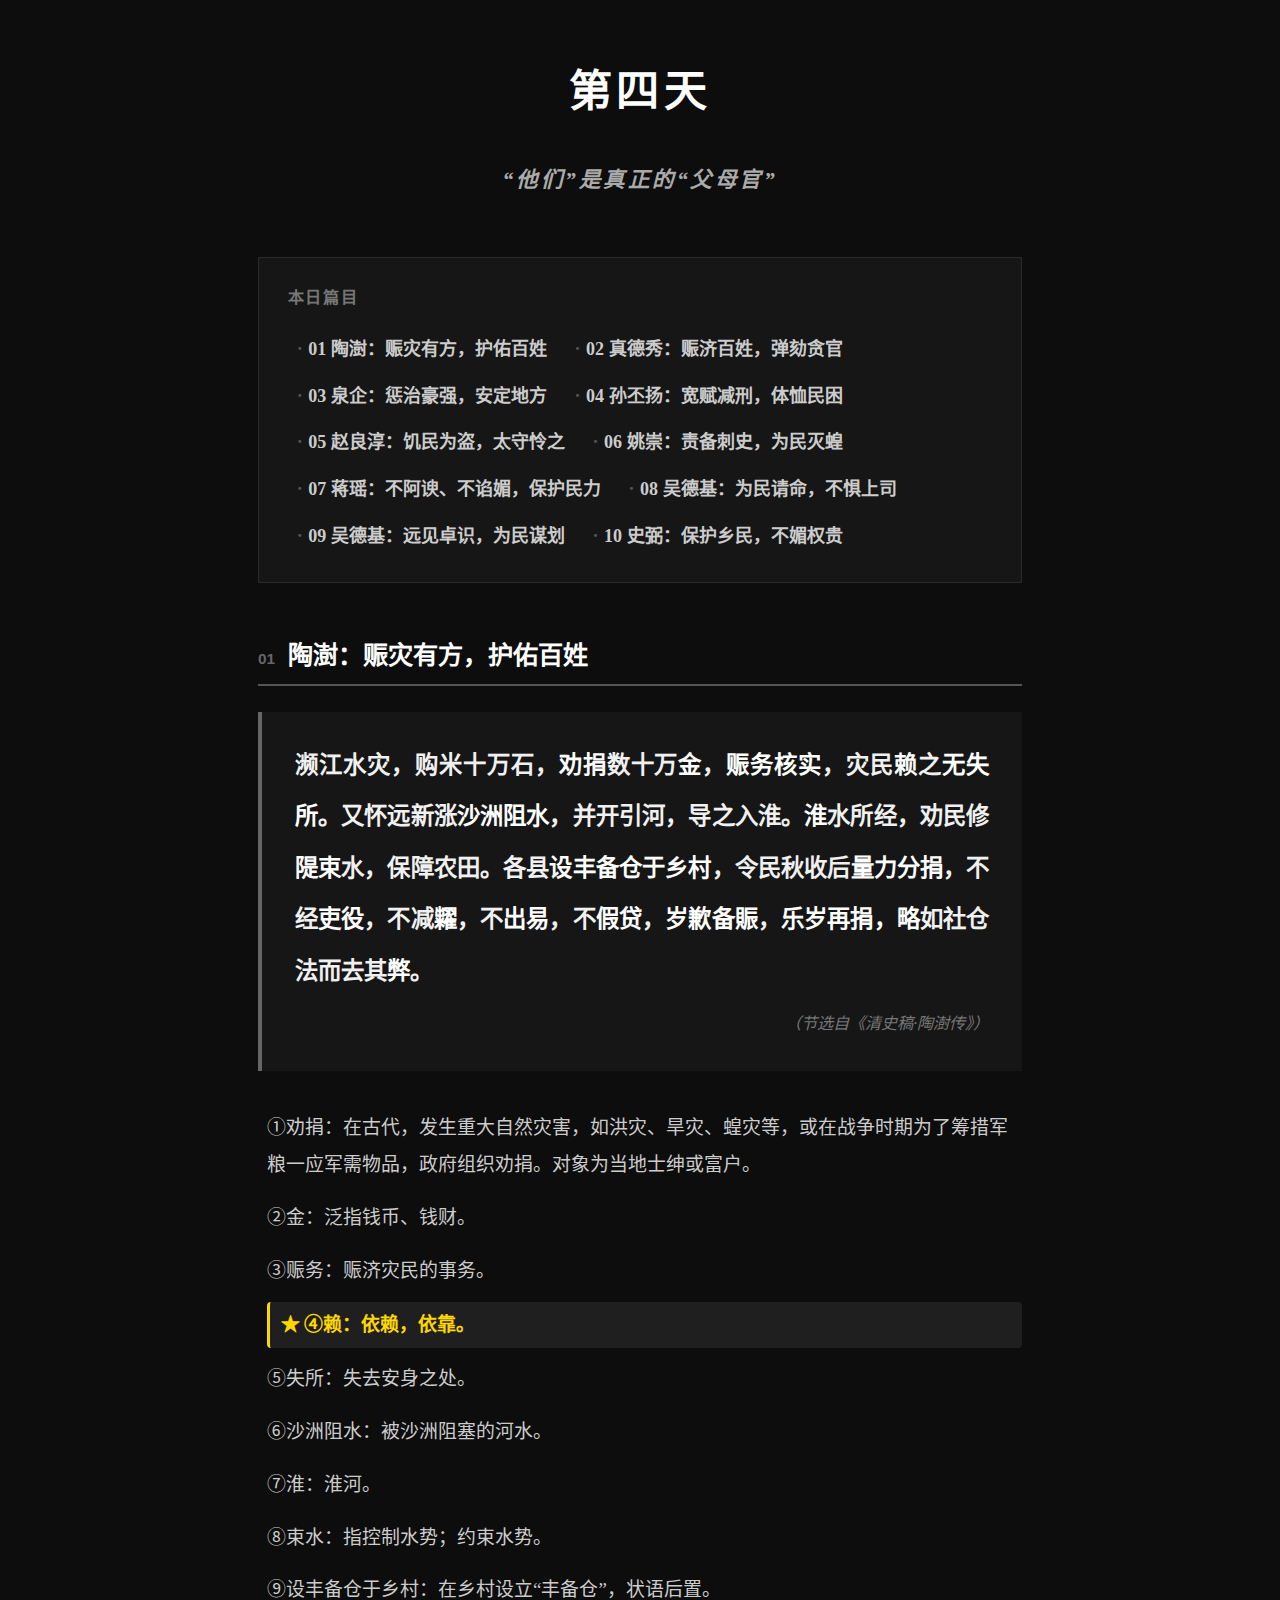
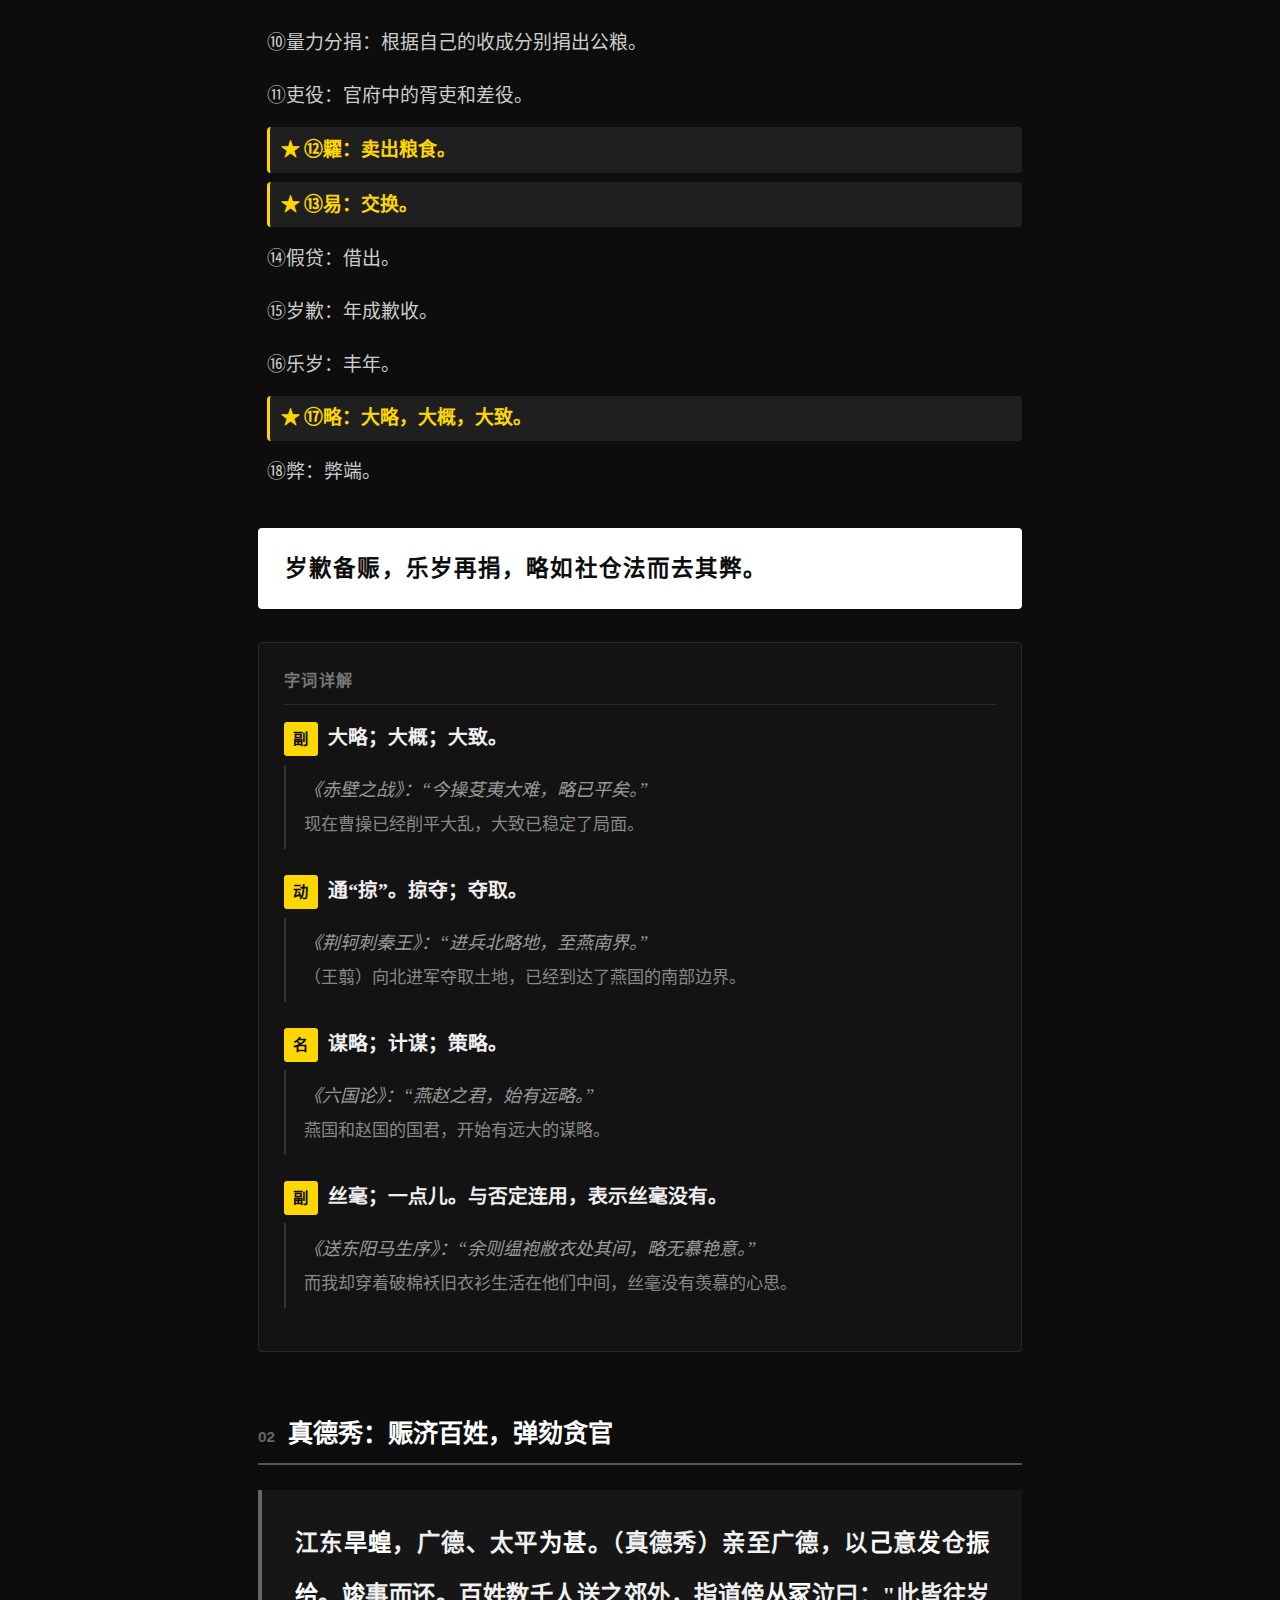
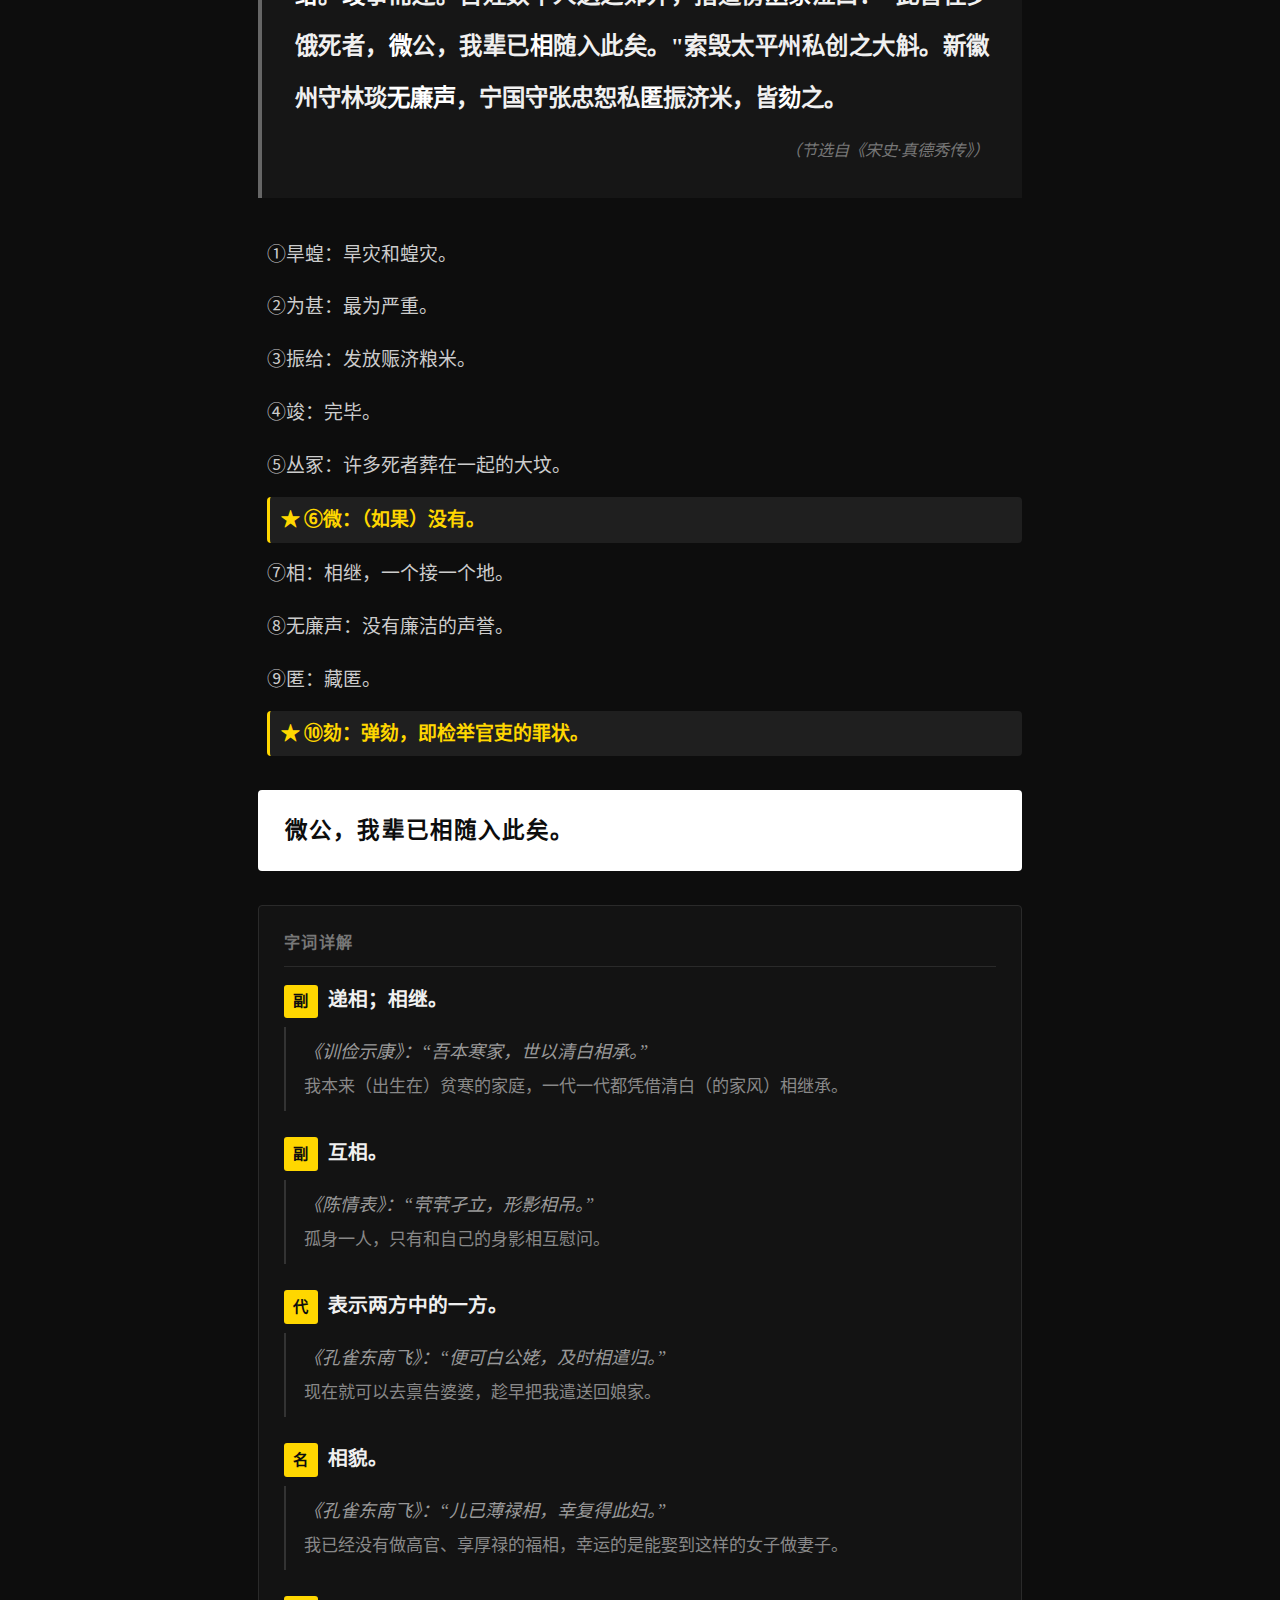
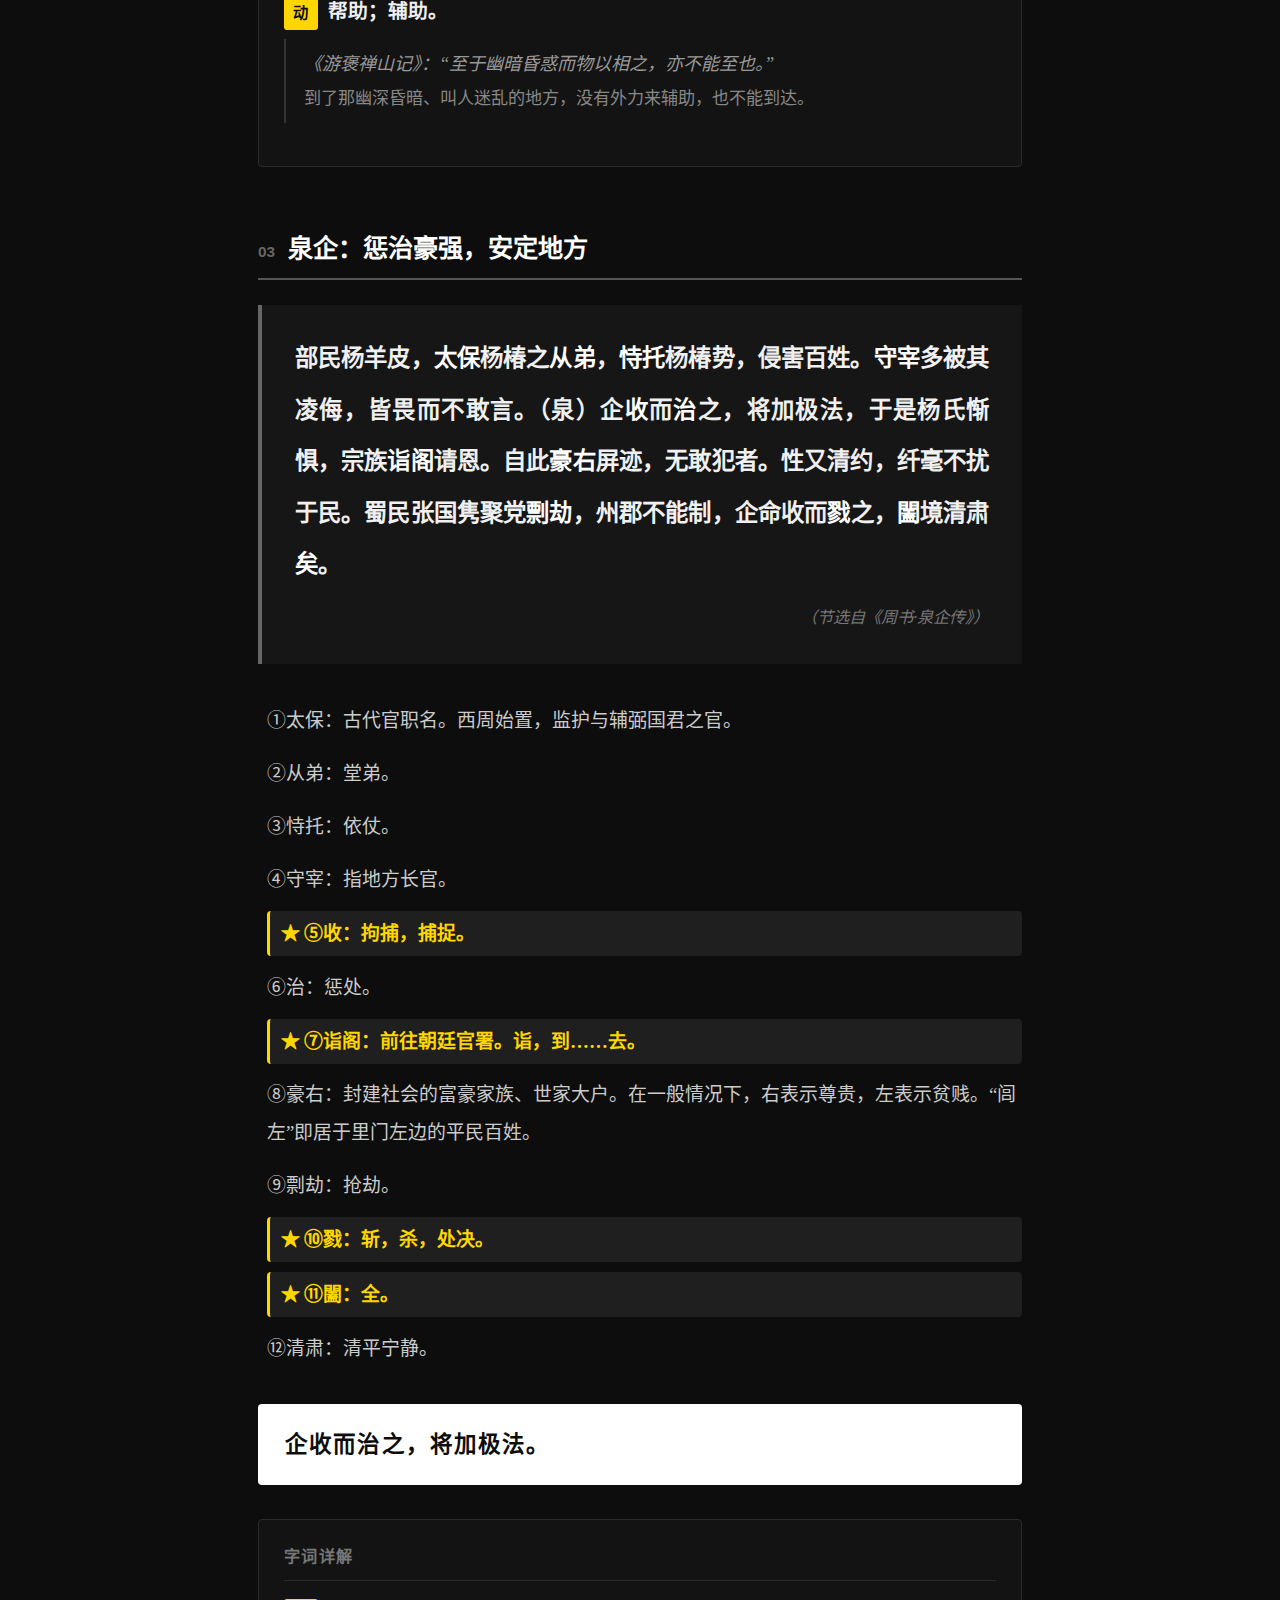
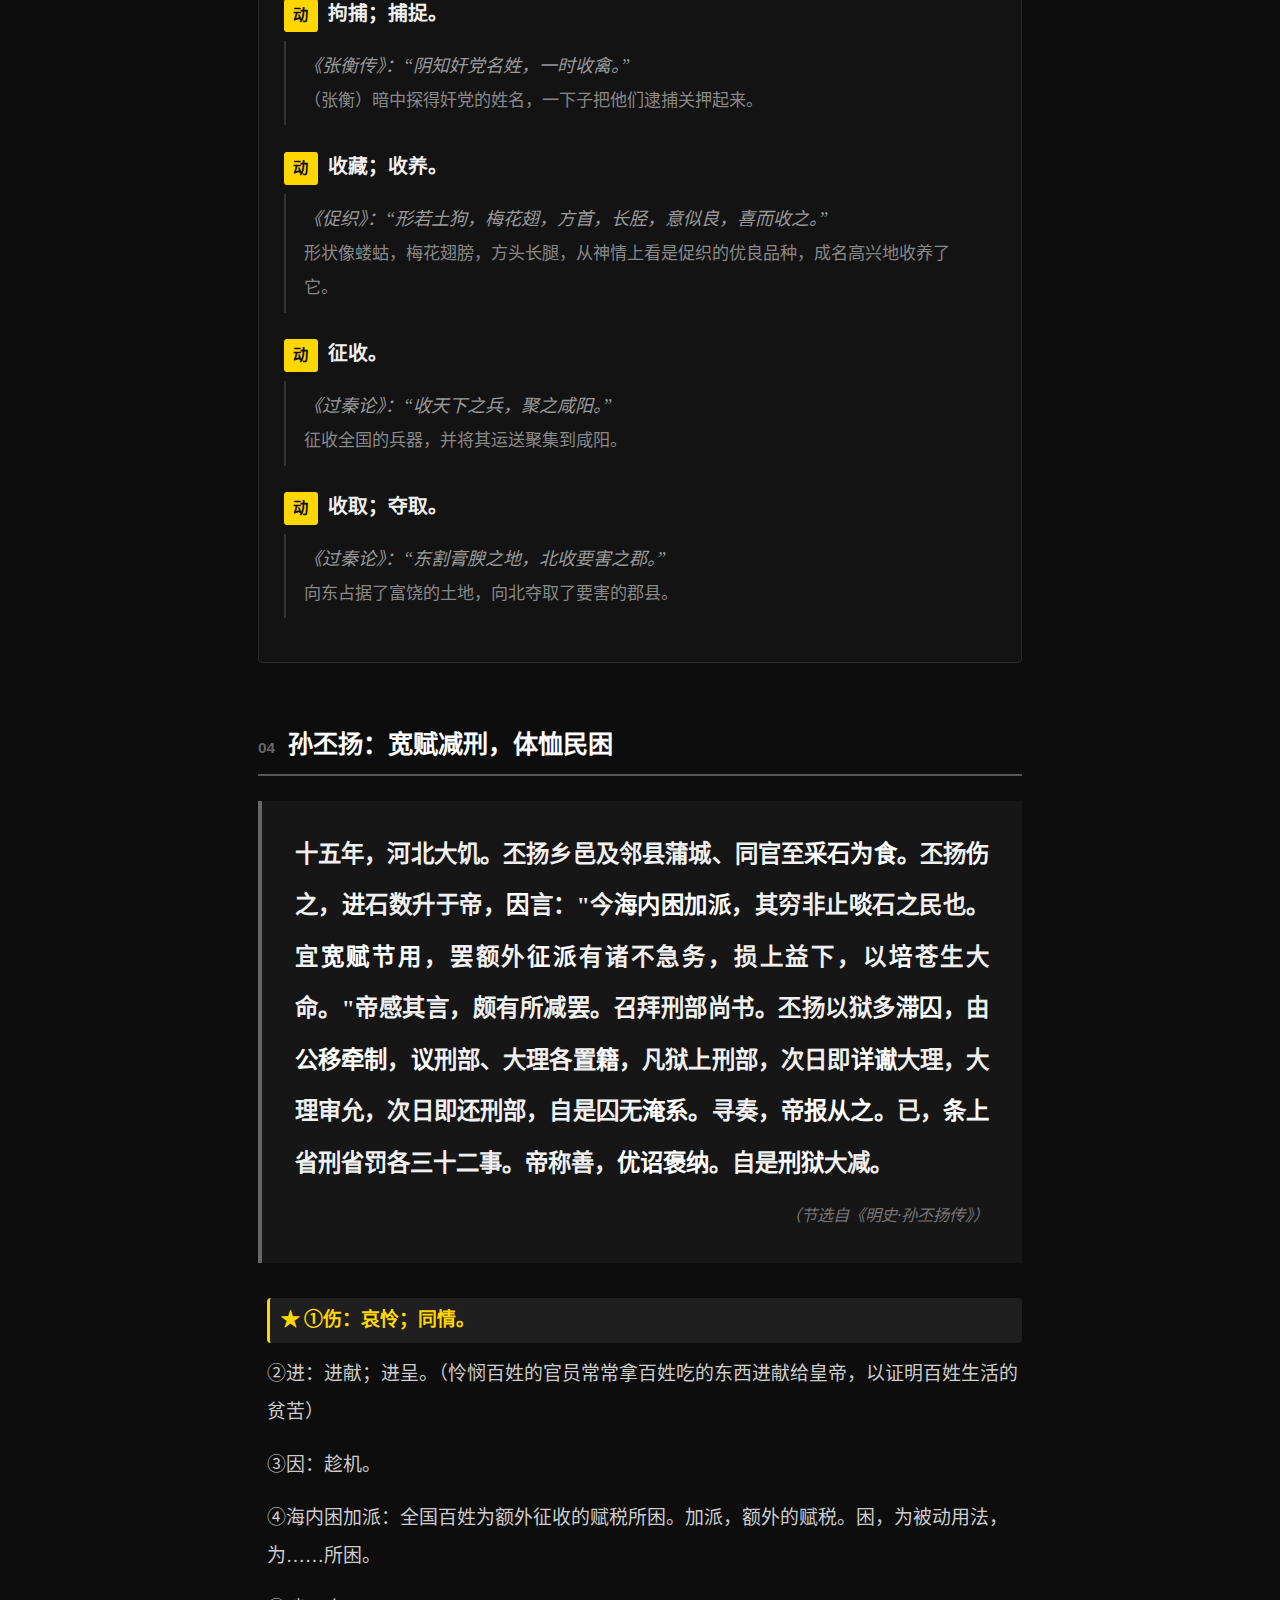
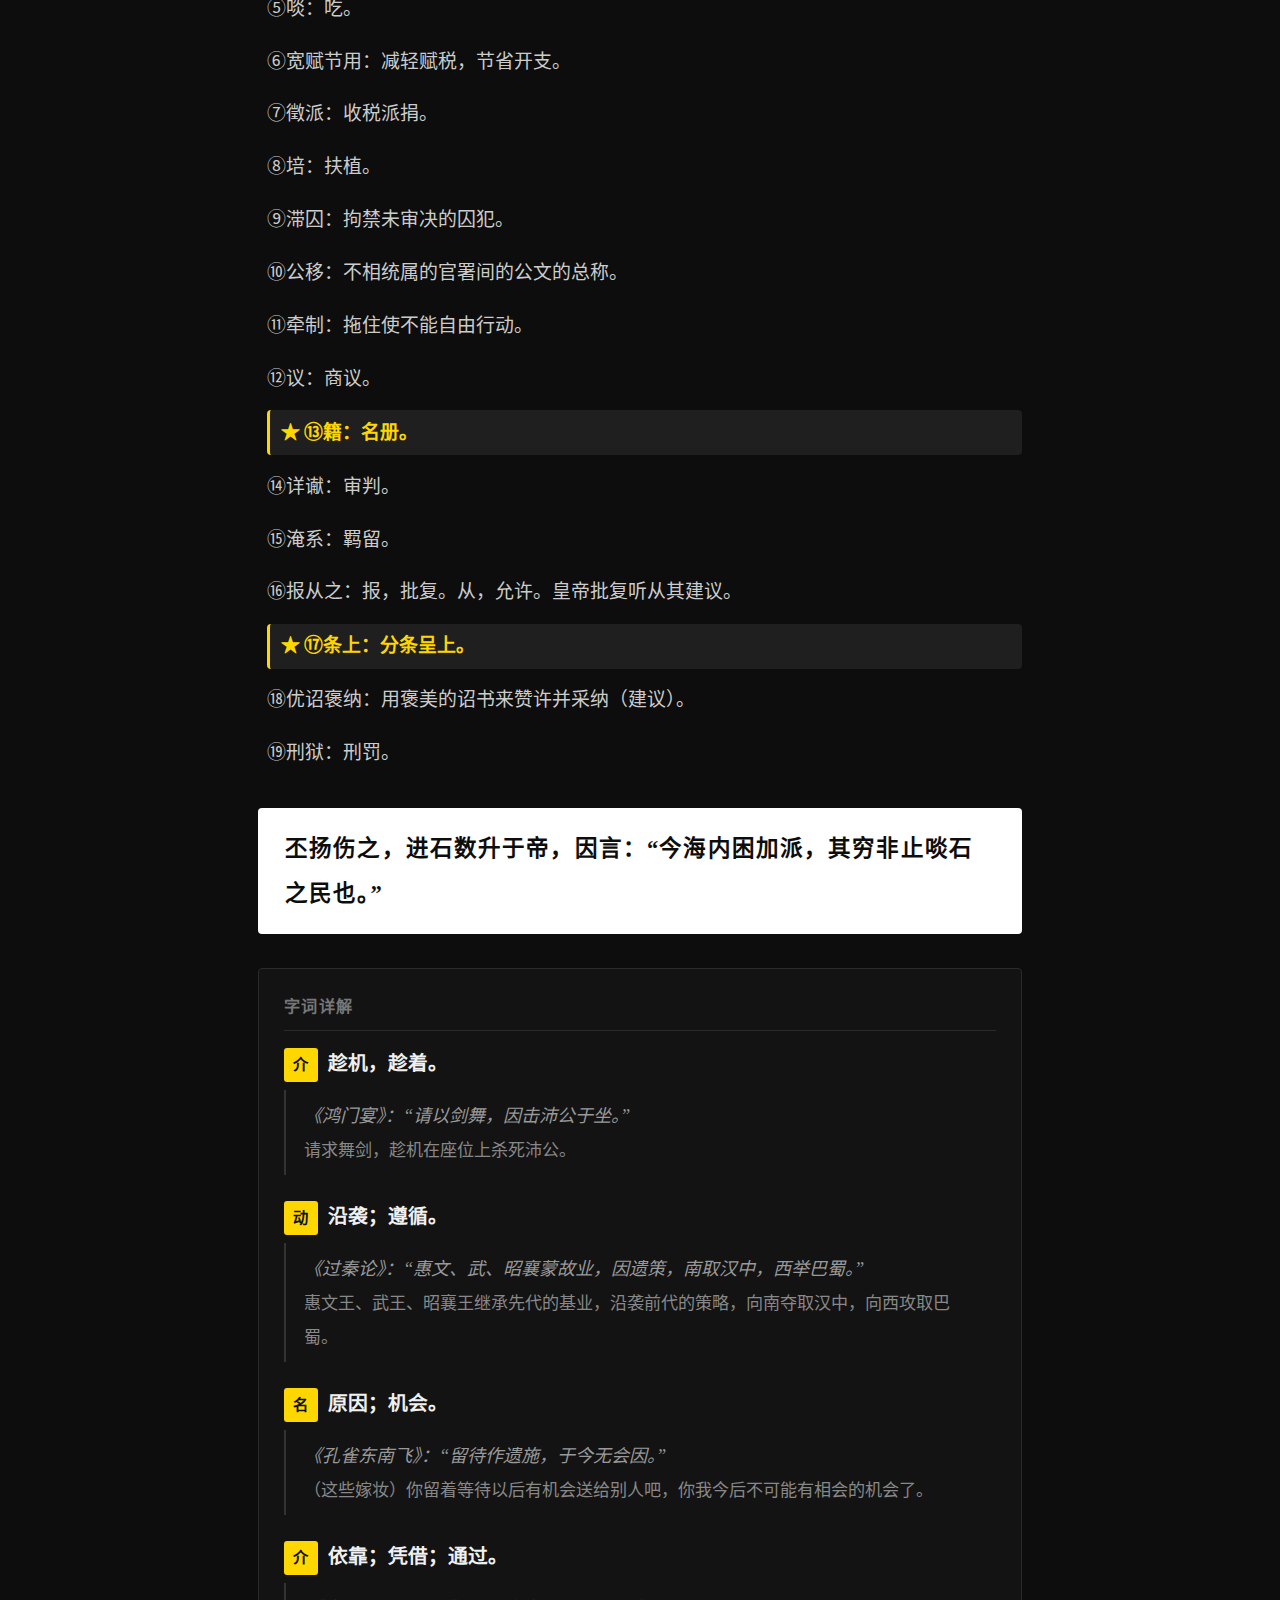
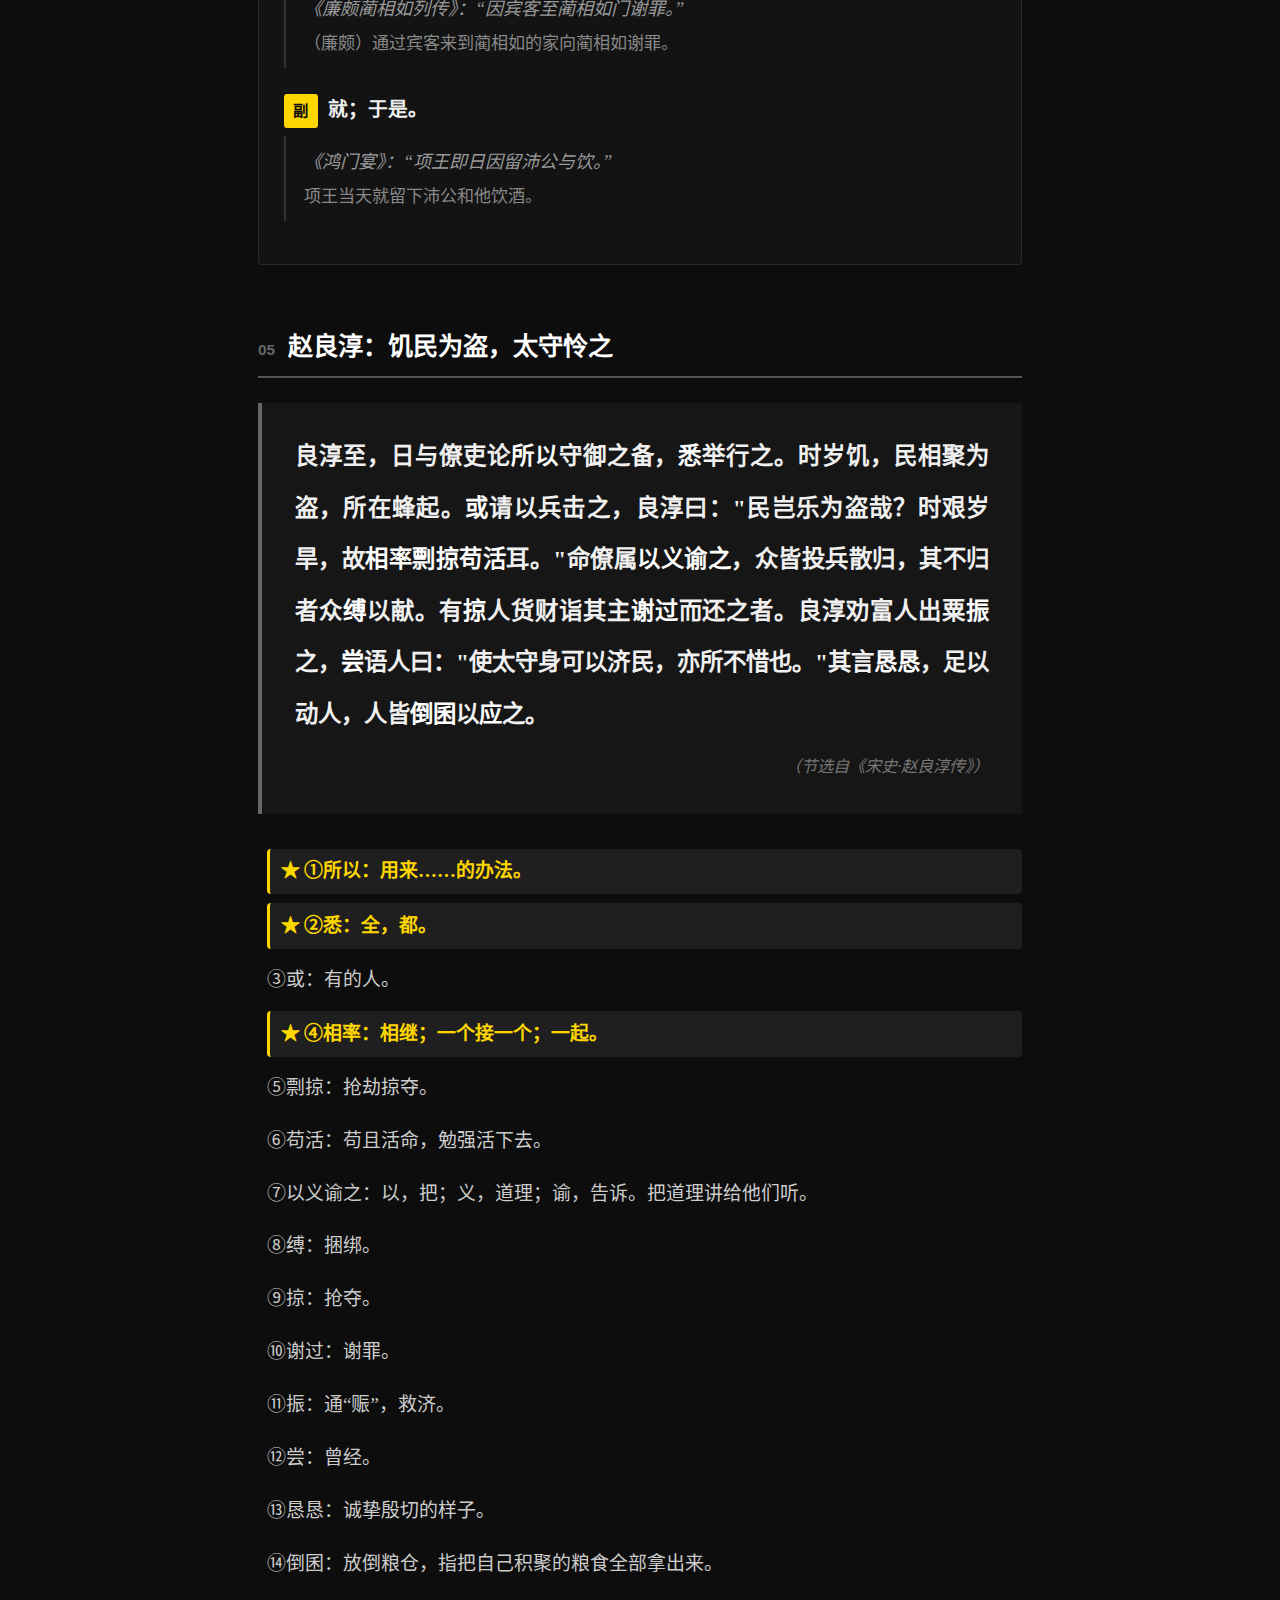
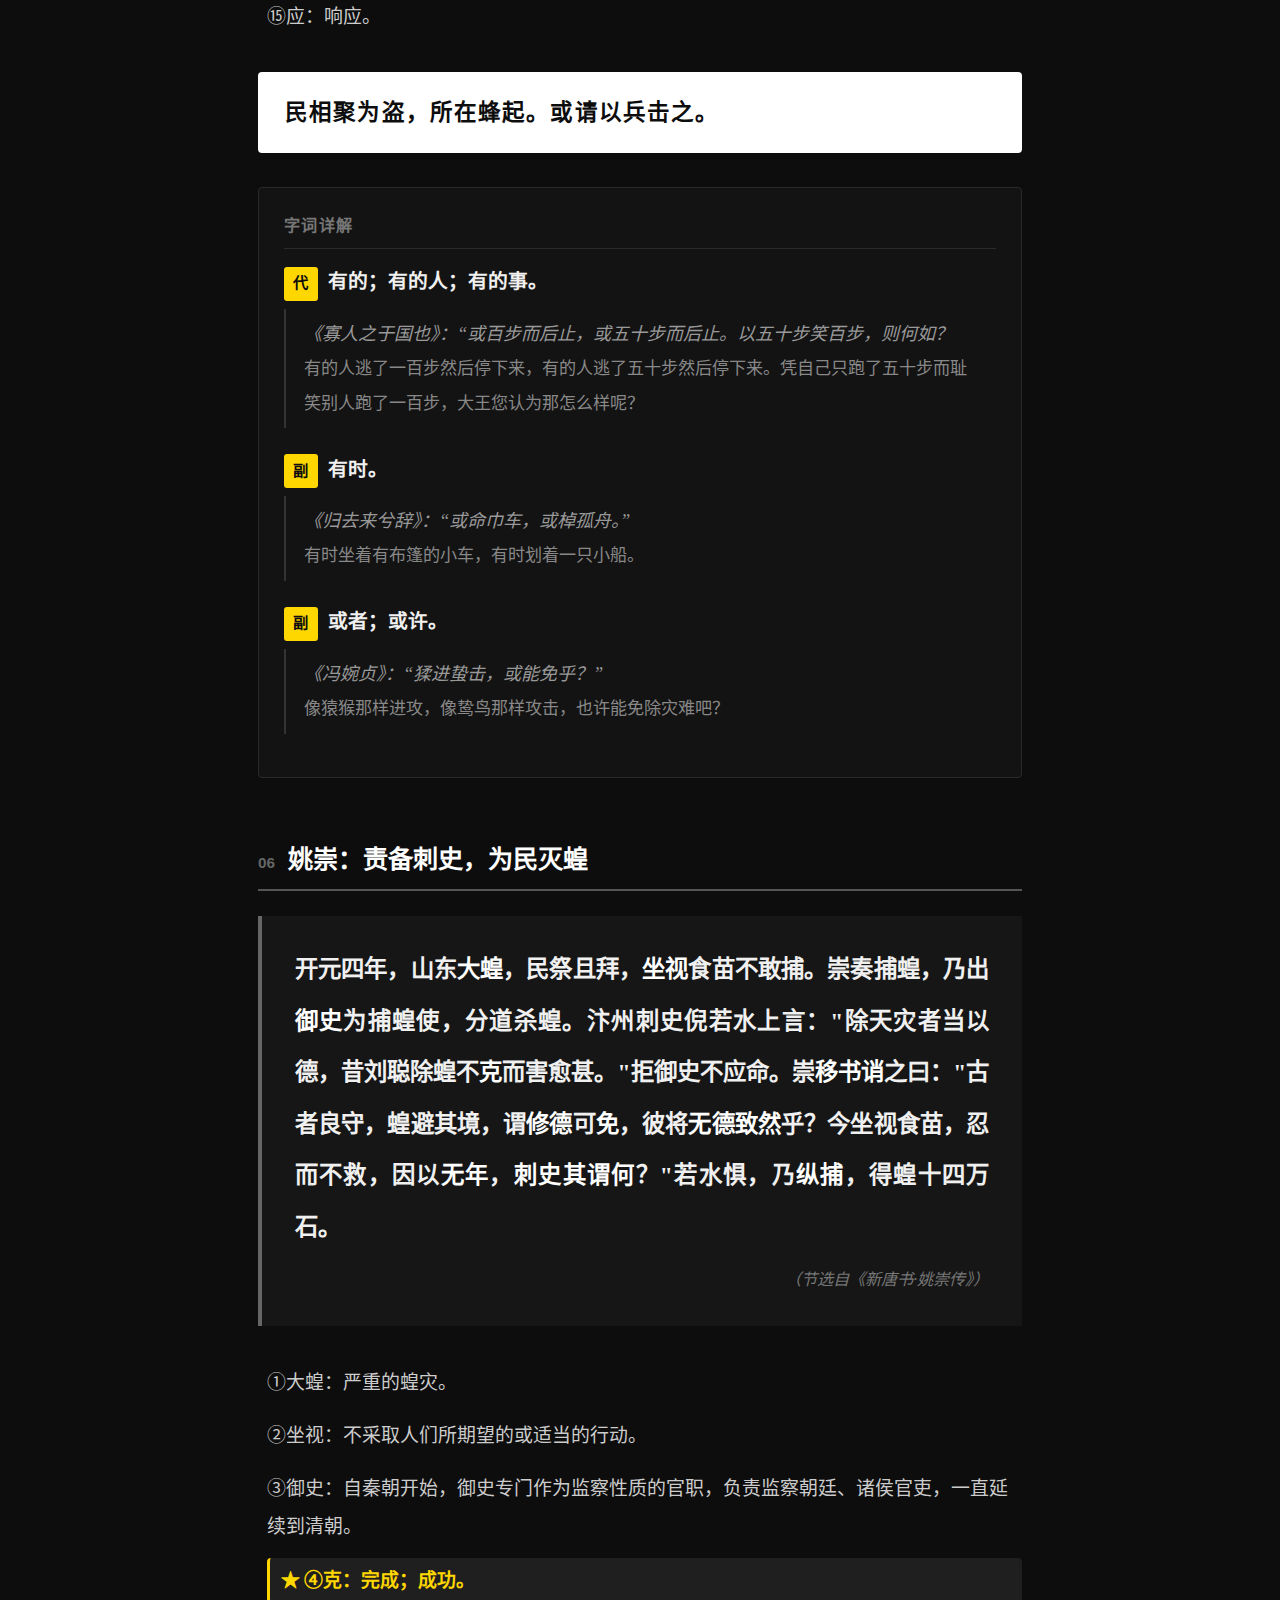
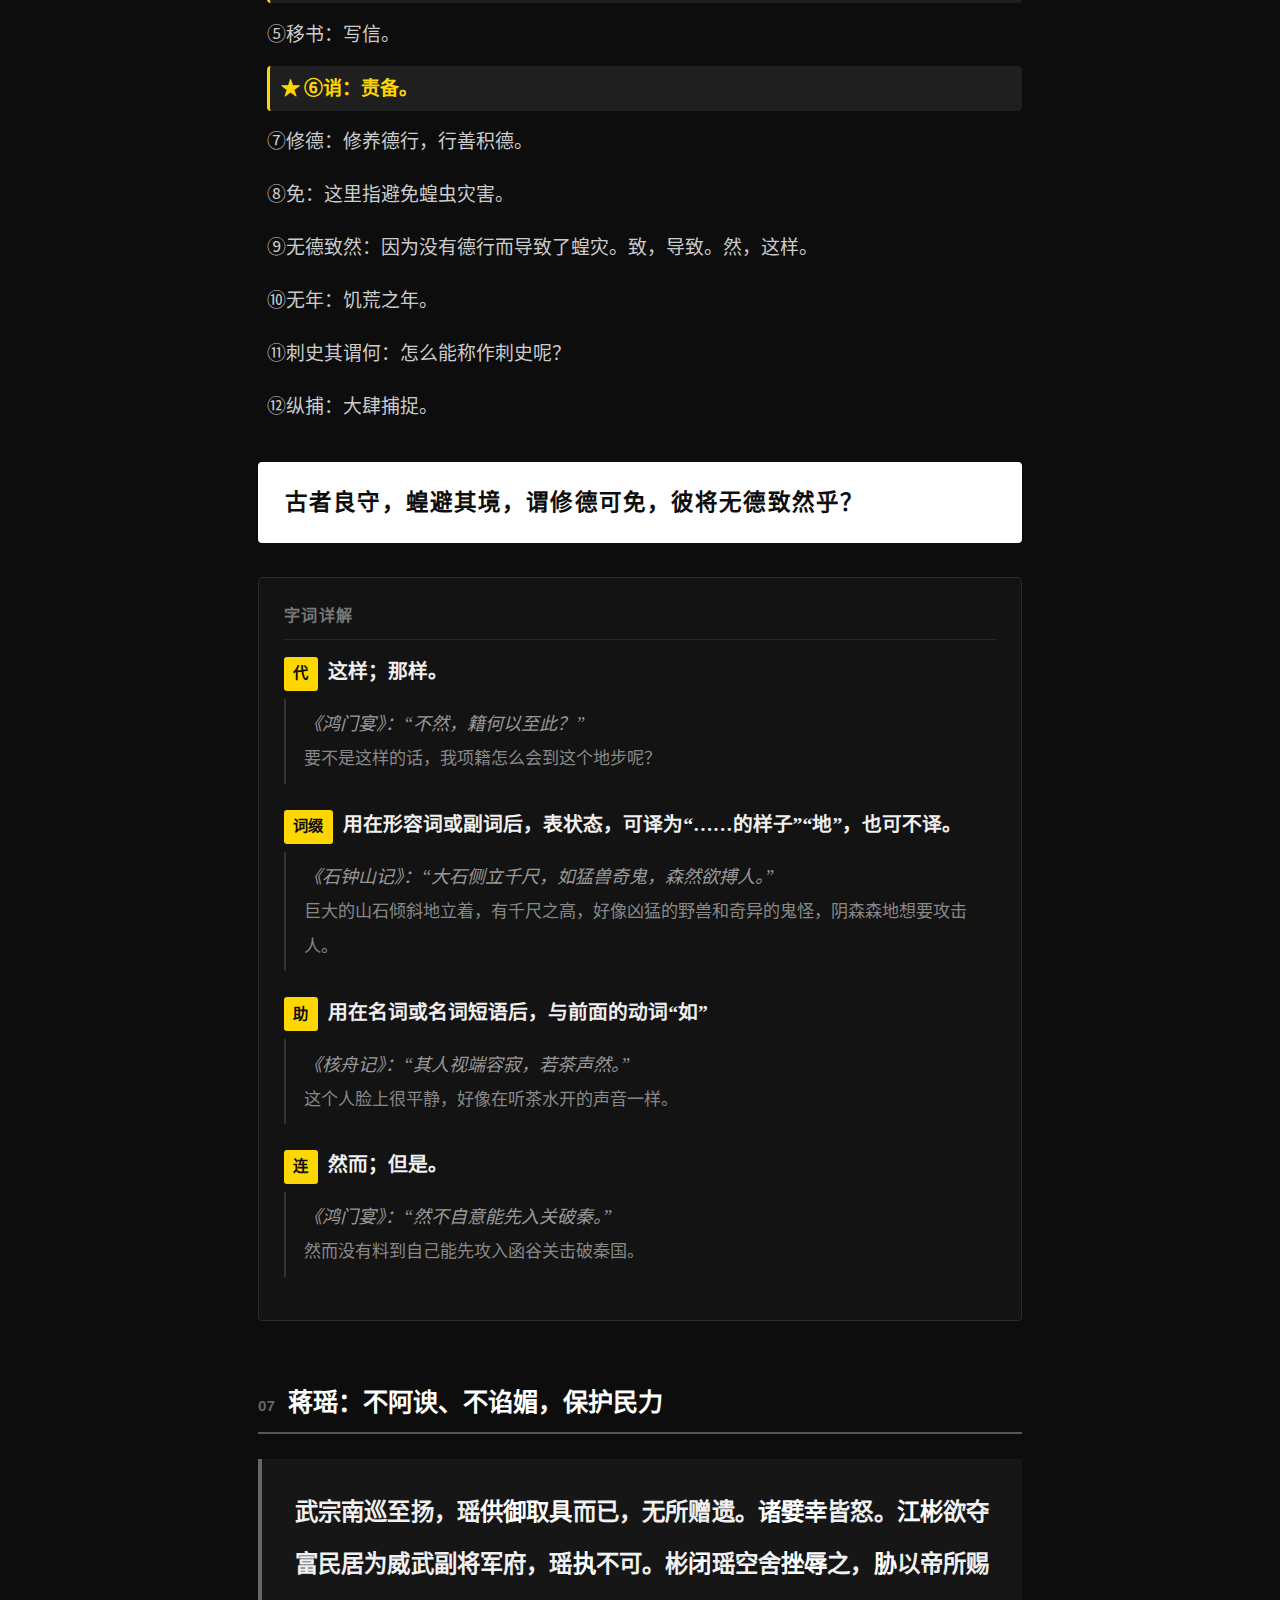
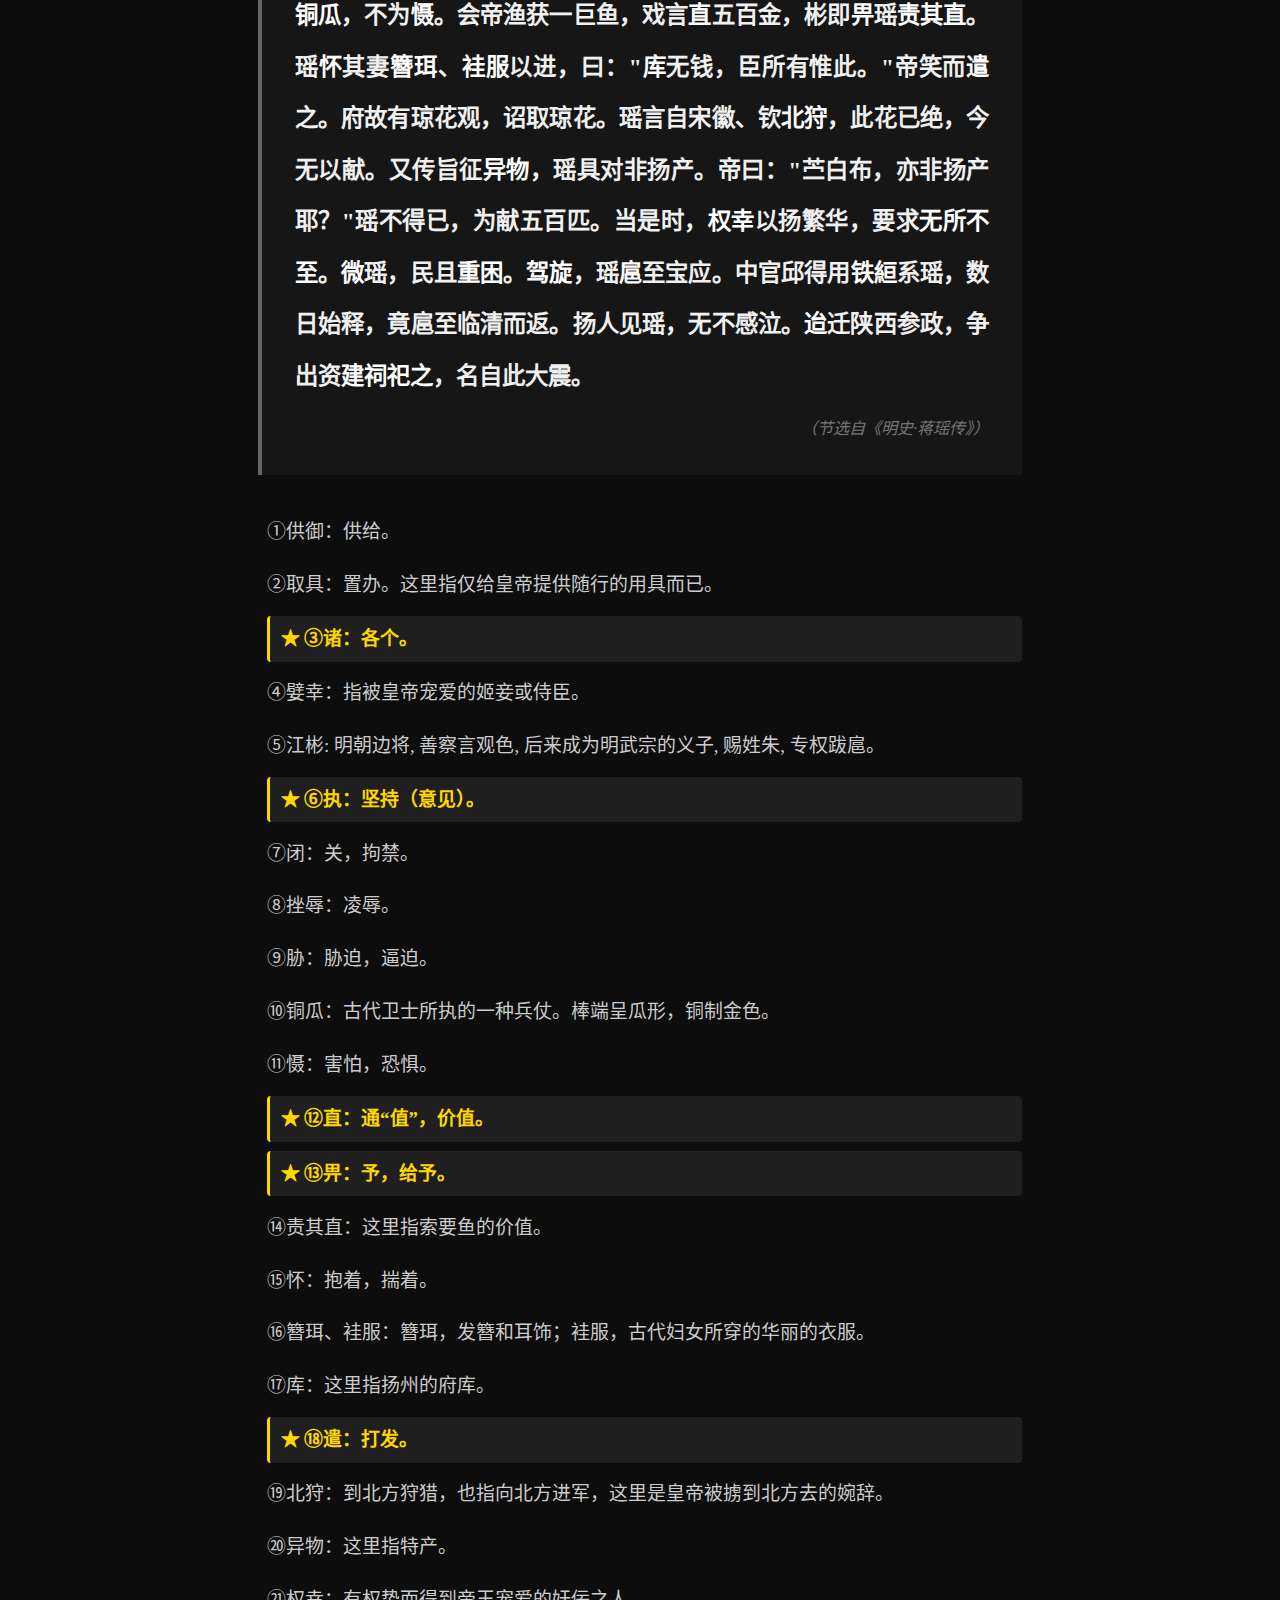
<file: day4.html>
<!DOCTYPE html>
<html lang="zh-CN">
<head>
  <meta charset="UTF-8">
  <meta name="viewport" content="width=device-width, initial-scale=1.0">
  <title>第四天 · 21天古文拆分</title>
  <meta name="description" content="第四天 - “他们”是真正的“父母官”">
  <link rel="stylesheet" href="style.css">
</head>
<body>
  <div class="container">
    <h1 class="page-title">第四天</h1>
    <p class="page-subtitle">“他们”是真正的“父母官”</p>

    <div class="toc">
      <div class="toc-title">本日篇目</div>
      <a href="#p1">01 陶澍：赈灾有方，护佑百姓</a>
      <a href="#p2">02 真德秀：赈济百姓，弹劾贪官</a>
      <a href="#p3">03 泉企：惩治豪强，安定地方</a>
      <a href="#p4">04 孙丕扬：宽赋减刑，体恤民困</a>
      <a href="#p5">05 赵良淳：饥民为盗，太守怜之</a>
      <a href="#p6">06 姚崇：责备刺史，为民灭蝗</a>
      <a href="#p7">07 蒋瑶：不阿谀、不谄媚，保护民力</a>
      <a href="#p8">08 吴德基：为民请命，不惧上司</a>
      <a href="#p9">09 吴德基：远见卓识，为民谋划</a>
      <a href="#p10">10 史弼：保护乡民，不媚权贵</a>
    </div>

    <div class="passage" id="p1">
  <h2 class="passage-title"><span class="passage-num">01</span> 陶澍：赈灾有方，护佑百姓</h2>
  <div class="original-text">濒江水灾，购米十万石，<strong>劝捐</strong>数十万<strong>金</strong>，<strong>赈务核实</strong>，灾民<strong>赖</strong>之<strong>无失所</strong>。又怀远新涨<strong>沙洲阻水</strong>，并开引河，导之入淮。<strong>淮</strong>水所经，劝民修<strong>隄束</strong>水，保障农田。各县<strong>设丰备仓于乡村</strong>，令民秋收后<strong>量力分捐</strong>，不经<strong>吏役</strong>，不减<strong>糶</strong>，不<strong>出易</strong>，不<strong>假贷</strong>，<strong>岁歉备賑</strong>，<strong>乐岁再捐，略</strong>如社仓法而去其<strong>弊</strong>。
    <span class="source">（节选自《清史稿·陶澍传》）</span>
  </div>
  <div class="notes">
    <div class="note">①劝捐：在古代，发生重大自然灾害，如洪灾、旱灾、蝗灾等，或在战争时期为了筹措军粮一应军需物品，政府组织劝捐。对象为当地士绅或富户。</div>
    <div class="note">②金：泛指钱币、钱财。</div>
    <div class="note">③赈务：赈济灾民的事务。</div>
    <div class="note note-key"><span class="note-star">★</span>④赖：依赖，依靠。</div>
    <div class="note">⑤失所：失去安身之处。</div>
    <div class="note">⑥沙洲阻水：被沙洲阻塞的河水。</div>
    <div class="note">⑦淮：淮河。</div>
    <div class="note">⑧束水：指控制水势；约束水势。</div>
    <div class="note">⑨设丰备仓于乡村：在乡村设立“丰备仓”，状语后置。</div>
    <div class="note">⑩量力分捐：根据自己的收成分别捐出公粮。</div>
    <div class="note">⑪吏役：官府中的胥吏和差役。</div>
    <div class="note note-key"><span class="note-star">★</span>⑫糶：卖出粮食。</div>
    <div class="note note-key"><span class="note-star">★</span>⑬易：交换。</div>
    <div class="note">⑭假贷：借出。</div>
    <div class="note">⑮岁歉：年成歉收。</div>
    <div class="note">⑯乐岁：丰年。</div>
    <div class="note note-key"><span class="note-star">★</span>⑰略：大略，大概，大致。</div>
    <div class="note">⑱弊：弊端。</div>
  </div>
  <div class="key-sentence">岁歉备赈，乐岁再捐，略如社仓法而去其弊。</div>
  <div class="word-detail">
    <div class="word-detail-title">字词详解</div>
    <div class="word-meaning">
      <span class="word-pos">副</span>
      <span class="word-def">大略；大概；大致。</span>
      <div class="word-example">
        <span class="example-source">《赤壁之战》：“今操芟夷大难，略已平矣。”</span>
        <span class="example-trans">现在曹操已经削平大乱，大致已稳定了局面。</span>
      </div>
    </div>
    <div class="word-meaning">
      <span class="word-pos">动</span>
      <span class="word-def">通“掠”。掠夺；夺取。</span>
      <div class="word-example">
        <span class="example-source">《荆轲刺秦王》：“进兵北略地，至燕南界。”</span>
        <span class="example-trans">（王翦）向北进军夺取土地，已经到达了燕国的南部边界。</span>
      </div>
    </div>
    <div class="word-meaning">
      <span class="word-pos">名</span>
      <span class="word-def">谋略；计谋；策略。</span>
      <div class="word-example">
        <span class="example-source">《六国论》：“燕赵之君，始有远略。”</span>
        <span class="example-trans">燕国和赵国的国君，开始有远大的谋略。</span>
      </div>
    </div>
    <div class="word-meaning">
      <span class="word-pos">副</span>
      <span class="word-def">丝毫；一点儿。与否定连用，表示丝毫没有。</span>
      <div class="word-example">
        <span class="example-source">《送东阳马生序》：“余则缊袍敝衣处其间，略无慕艳意。”</span>
        <span class="example-trans">而我却穿着破棉袄旧衣衫生活在他们中间，丝毫没有羡慕的心思。</span>
      </div>
    </div>
  </div>
</div>

<div class="passage" id="p2">
  <h2 class="passage-title"><span class="passage-num">02</span> 真德秀：赈济百姓，弹劾贪官</h2>
  <div class="original-text">江东<strong>旱蝗</strong>，广德、太平<strong>为甚</strong>。（真德秀）亲至广德，以<strong>己</strong>意<strong>发</strong>仓<strong>振给</strong>。<strong>竣</strong>事而还。百姓数千人送之郊外，指道傍<strong>丛冢</strong>泣曰："此皆往岁饿死者，<strong>微</strong>公，我辈已<strong>相</strong>随入此矣。"索毁太平州私创之大斛。新徽州守林琰<strong>无廉声</strong>，宁国守张忠恕私<strong>匿</strong>振济米，皆<strong>劾</strong>之。
    <span class="source">（节选自《宋史·真德秀传》）</span>
  </div>
  <div class="notes">
    <div class="note">①旱蝗：旱灾和蝗灾。</div>
    <div class="note">②为甚：最为严重。</div>
    <div class="note">③振给：发放赈济粮米。</div>
    <div class="note">④竣：完毕。</div>
    <div class="note">⑤丛冢：许多死者葬在一起的大坟。</div>
    <div class="note note-key"><span class="note-star">★</span>⑥微：（如果）没有。</div>
    <div class="note">⑦相：相继，一个接一个地。</div>
    <div class="note">⑧无廉声：没有廉洁的声誉。</div>
    <div class="note">⑨匿：藏匿。</div>
    <div class="note note-key"><span class="note-star">★</span>⑩劾：弹劾，即检举官吏的罪状。</div>
  </div>
  <div class="key-sentence">微公，我辈已相随入此矣。</div>
  <div class="word-detail">
    <div class="word-detail-title">字词详解</div>
    <div class="word-meaning">
      <span class="word-pos">副</span>
      <span class="word-def">递相；相继。</span>
      <div class="word-example">
        <span class="example-source">《训俭示康》：“吾本寒家，世以清白相承。”</span>
        <span class="example-trans">我本来（出生在）贫寒的家庭，一代一代都凭借清白（的家风）相继承。</span>
      </div>
    </div>
    <div class="word-meaning">
      <span class="word-pos">副</span>
      <span class="word-def">互相。</span>
      <div class="word-example">
        <span class="example-source">《陈情表》：“茕茕孑立，形影相吊。”</span>
        <span class="example-trans">孤身一人，只有和自己的身影相互慰问。</span>
      </div>
    </div>
    <div class="word-meaning">
      <span class="word-pos">代</span>
      <span class="word-def">表示两方中的一方。</span>
      <div class="word-example">
        <span class="example-source">《孔雀东南飞》：“便可白公姥，及时相遣归。”</span>
        <span class="example-trans">现在就可以去禀告婆婆，趁早把我遣送回娘家。</span>
      </div>
    </div>
    <div class="word-meaning">
      <span class="word-pos">名</span>
      <span class="word-def">相貌。</span>
      <div class="word-example">
        <span class="example-source">《孔雀东南飞》：“儿已薄禄相，幸复得此妇。”</span>
        <span class="example-trans">我已经没有做高官、享厚禄的福相，幸运的是能娶到这样的女子做妻子。</span>
      </div>
    </div>
    <div class="word-meaning">
      <span class="word-pos">动</span>
      <span class="word-def">帮助；辅助。</span>
      <div class="word-example">
        <span class="example-source">《游褒禅山记》：“至于幽暗昏惑而物以相之，亦不能至也。”</span>
        <span class="example-trans">到了那幽深昏暗、叫人迷乱的地方，没有外力来辅助，也不能到达。</span>
      </div>
    </div>
  </div>
</div>

<div class="passage" id="p3">
  <h2 class="passage-title"><span class="passage-num">03</span> 泉企：惩治豪强，安定地方</h2>
  <div class="original-text">部民杨羊皮，<strong>太保</strong>杨椿之<strong>从弟</strong>，<strong>恃托</strong>杨椿势，侵害百姓。<strong>守宰</strong>多被其凌侮，皆畏而不敢言。（泉）企<strong>收</strong>而<strong>治</strong>之，将加极法，于是杨氏惭惧，宗族<strong>诣阁</strong>请恩。自此<strong>豪右</strong>屏迹，无敢犯者。性又清约，纤毫不扰于民。蜀民张国隽聚党<strong>剽劫</strong>，州郡不能制，企命收而<strong>戮</strong>之，<strong>闔</strong>境清肃<strong>矣</strong>。
    <span class="source">（节选自《周书·泉企传》）</span>
  </div>
  <div class="notes">
    <div class="note">①太保：古代官职名。西周始置，监护与辅弼国君之官。</div>
    <div class="note">②从弟：堂弟。</div>
    <div class="note">③恃托：依仗。</div>
    <div class="note">④守宰：指地方长官。</div>
    <div class="note note-key"><span class="note-star">★</span>⑤收：拘捕，捕捉。</div>
    <div class="note">⑥治：惩处。</div>
    <div class="note note-key"><span class="note-star">★</span>⑦诣阁：前往朝廷官署。诣，到……去。</div>
    <div class="note">⑧豪右：封建社会的富豪家族、世家大户。在一般情况下，右表示尊贵，左表示贫贱。“闾左”即居于里门左边的平民百姓。</div>
    <div class="note">⑨剽劫：抢劫。</div>
    <div class="note note-key"><span class="note-star">★</span>⑩戮：斩，杀，处决。</div>
    <div class="note note-key"><span class="note-star">★</span>⑪闔：全。</div>
    <div class="note">⑫清肃：清平宁静。</div>
  </div>
  <div class="key-sentence">企收而治之，将加极法。</div>
  <div class="word-detail">
    <div class="word-detail-title">字词详解</div>
    <div class="word-meaning">
      <span class="word-pos">动</span>
      <span class="word-def">拘捕；捕捉。</span>
      <div class="word-example">
        <span class="example-source">《张衡传》：“阴知奸党名姓，一时收禽。”</span>
        <span class="example-trans">（张衡）暗中探得奸党的姓名，一下子把他们逮捕关押起来。</span>
      </div>
    </div>
    <div class="word-meaning">
      <span class="word-pos">动</span>
      <span class="word-def">收藏；收养。</span>
      <div class="word-example">
        <span class="example-source">《促织》：“形若土狗，梅花翅，方首，长胫，意似良，喜而收之。”</span>
        <span class="example-trans">形状像蝼蛄，梅花翅膀，方头长腿，从神情上看是促织的优良品种，成名高兴地收养了它。</span>
      </div>
    </div>
    <div class="word-meaning">
      <span class="word-pos">动</span>
      <span class="word-def">征收。</span>
      <div class="word-example">
        <span class="example-source">《过秦论》：“收天下之兵，聚之咸阳。”</span>
        <span class="example-trans">征收全国的兵器，并将其运送聚集到咸阳。</span>
      </div>
    </div>
    <div class="word-meaning">
      <span class="word-pos">动</span>
      <span class="word-def">收取；夺取。</span>
      <div class="word-example">
        <span class="example-source">《过秦论》：“东割膏腴之地，北收要害之郡。”</span>
        <span class="example-trans">向东占据了富饶的土地，向北夺取了要害的郡县。</span>
      </div>
    </div>
  </div>
</div>

<div class="passage" id="p4">
  <h2 class="passage-title"><span class="passage-num">04</span> 孙丕扬：宽赋减刑，体恤民困</h2>
  <div class="original-text">十五年，河北大饥。丕扬乡邑及邻县蒲城、同官至<strong>采石为食</strong>。丕扬<strong>伤</strong>之，<strong>进</strong>石数升于帝，<strong>因</strong>言："今<strong>海内困加派</strong>，其穷非止<strong>啖</strong>石之民也。宜<strong>宽赋节用</strong>，罢额外<strong>征派</strong>有诸不急务，损上益下，以<strong>培</strong>苍生大命。"帝感其言，颇有所减罢。召拜刑部尚书。丕扬以狱多<strong>滞囚</strong>，由<strong>公移牵制</strong>，<strong>议</strong>刑部、大理各置<strong>籍</strong>，凡狱上刑部，次日即<strong>详谳</strong>大理，大理审允，次日即还刑部，自是囚无<strong>淹系</strong>。寻奏，帝<strong>报从之</strong>。已，<strong>条上</strong>省刑省罚各三十二事。帝称善，<strong>优诏褒纳</strong>。自是<strong>刑狱</strong>大减。
    <span class="source">（节选自《明史·孙丕扬传》）</span>
  </div>
  <div class="notes">
    <div class="note note-key"><span class="note-star">★</span>①伤：哀怜；同情。</div>
    <div class="note">②进：进献；进呈。（怜悯百姓的官员常常拿百姓吃的东西进献给皇帝，以证明百姓生活的贫苦）</div>
    <div class="note">③因：趁机。</div>
    <div class="note">④海内困加派：全国百姓为额外征收的赋税所困。加派，额外的赋税。困，为被动用法，为……所困。</div>
    <div class="note">⑤啖：吃。</div>
    <div class="note">⑥宽赋节用：减轻赋税，节省开支。</div>
    <div class="note">⑦徵派：收税派捐。</div>
    <div class="note">⑧培：扶植。</div>
    <div class="note">⑨滞囚：拘禁未审决的囚犯。</div>
    <div class="note">⑩公移：不相统属的官署间的公文的总称。</div>
    <div class="note">⑪牵制：拖住使不能自由行动。</div>
    <div class="note">⑫议：商议。</div>
    <div class="note note-key"><span class="note-star">★</span>⑬籍：名册。</div>
    <div class="note">⑭详谳：审判。</div>
    <div class="note">⑮淹系：羁留。</div>
    <div class="note">⑯报从之：报，批复。从，允许。皇帝批复听从其建议。</div>
    <div class="note note-key"><span class="note-star">★</span>⑰条上：分条呈上。</div>
    <div class="note">⑱优诏褒纳：用褒美的诏书来赞许并采纳（建议）。</div>
    <div class="note">⑲刑狱：刑罚。</div>
  </div>
  <div class="key-sentence">丕扬伤之，进石数升于帝，因言：“今海内困加派，其穷非止啖石之民也。”</div>
  <div class="word-detail">
    <div class="word-detail-title">字词详解</div>
    <div class="word-meaning">
      <span class="word-pos">介</span>
      <span class="word-def">趁机，趁着。</span>
      <div class="word-example">
        <span class="example-source">《鸿门宴》：“请以剑舞，因击沛公于坐。”</span>
        <span class="example-trans">请求舞剑，趁机在座位上杀死沛公。</span>
      </div>
    </div>
    <div class="word-meaning">
      <span class="word-pos">动</span>
      <span class="word-def">沿袭；遵循。</span>
      <div class="word-example">
        <span class="example-source">《过秦论》：“惠文、武、昭襄蒙故业，因遗策，南取汉中，西举巴蜀。”</span>
        <span class="example-trans">惠文王、武王、昭襄王继承先代的基业，沿袭前代的策略，向南夺取汉中，向西攻取巴蜀。</span>
      </div>
    </div>
    <div class="word-meaning">
      <span class="word-pos">名</span>
      <span class="word-def">原因；机会。</span>
      <div class="word-example">
        <span class="example-source">《孔雀东南飞》：“留待作遗施，于今无会因。”</span>
        <span class="example-trans">（这些嫁妆）你留着等待以后有机会送给别人吧，你我今后不可能有相会的机会了。</span>
      </div>
    </div>
    <div class="word-meaning">
      <span class="word-pos">介</span>
      <span class="word-def">依靠；凭借；通过。</span>
      <div class="word-example">
        <span class="example-source">《廉颇蔺相如列传》：“因宾客至蔺相如门谢罪。”</span>
        <span class="example-trans">（廉颇）通过宾客来到蔺相如的家向蔺相如谢罪。</span>
      </div>
    </div>
    <div class="word-meaning">
      <span class="word-pos">副</span>
      <span class="word-def">就；于是。</span>
      <div class="word-example">
        <span class="example-source">《鸿门宴》：“项王即日因留沛公与饮。”</span>
        <span class="example-trans">项王当天就留下沛公和他饮酒。</span>
      </div>
    </div>
  </div>
</div>

<div class="passage" id="p5">
  <h2 class="passage-title"><span class="passage-num">05</span> 赵良淳：饥民为盗，太守怜之</h2>
  <div class="original-text">良淳至，日与僚吏论<strong>所以</strong>守御之备，<strong>悉</strong>举行之。时岁饥，民相聚为盗，所在蜂起。<strong>或</strong>请以兵击之，良淳曰："民岂乐为盗哉？时艰岁旱，故<strong>相率剽掠苟活</strong>耳。"命僚属<strong>以义谕之</strong>，众皆投兵散归，其不归者众<strong>缚</strong>以献。有<strong>掠</strong>人货财诣其主<strong>谢过</strong>而还之者。良淳劝富人出粟<strong>振</strong>之，<strong>尝</strong>语人曰："使太守身可以济民，亦所不惜也。"其言<strong>恳恳</strong>，足以动人，人皆<strong>倒囷</strong>以<strong>应</strong>之。
    <span class="source">（节选自《宋史·赵良淳传》）</span>
  </div>
  <div class="notes">
    <div class="note note-key"><span class="note-star">★</span>①所以：用来……的办法。</div>
    <div class="note note-key"><span class="note-star">★</span>②悉：全，都。</div>
    <div class="note">③或：有的人。</div>
    <div class="note note-key"><span class="note-star">★</span>④相率：相继；一个接一个；一起。</div>
    <div class="note">⑤剽掠：抢劫掠夺。</div>
    <div class="note">⑥苟活：苟且活命，勉强活下去。</div>
    <div class="note">⑦以义谕之：以，把；义，道理；谕，告诉。把道理讲给他们听。</div>
    <div class="note">⑧缚：捆绑。</div>
    <div class="note">⑨掠：抢夺。</div>
    <div class="note">⑩谢过：谢罪。</div>
    <div class="note">⑪振：通“赈”，救济。</div>
    <div class="note">⑫尝：曾经。</div>
    <div class="note">⑬恳恳：诚挚殷切的样子。</div>
    <div class="note">⑭倒囷：放倒粮仓，指把自己积聚的粮食全部拿出来。</div>
    <div class="note">⑮应：响应。</div>
  </div>
  <div class="key-sentence">民相聚为盗，所在蜂起。或请以兵击之。</div>
  <div class="word-detail">
    <div class="word-detail-title">字词详解</div>
    <div class="word-meaning">
      <span class="word-pos">代</span>
      <span class="word-def">有的；有的人；有的事。</span>
      <div class="word-example">
        <span class="example-source">《寡人之于国也》：“或百步而后止，或五十步而后止。以五十步笑百步，则何如？</span>
        <span class="example-trans">有的人逃了一百步然后停下来，有的人逃了五十步然后停下来。凭自己只跑了五十步而耻笑别人跑了一百步，大王您认为那怎么样呢？</span>
      </div>
    </div>
    <div class="word-meaning">
      <span class="word-pos">副</span>
      <span class="word-def">有时。</span>
      <div class="word-example">
        <span class="example-source">《归去来兮辞》：“或命巾车，或棹孤舟。”</span>
        <span class="example-trans">有时坐着有布篷的小车，有时划着一只小船。</span>
      </div>
    </div>
    <div class="word-meaning">
      <span class="word-pos">副</span>
      <span class="word-def">或者；或许。</span>
      <div class="word-example">
        <span class="example-source">《冯婉贞》：“猱进蛰击，或能免乎？”</span>
        <span class="example-trans">像猿猴那样进攻，像鸷鸟那样攻击，也许能免除灾难吧？</span>
      </div>
    </div>
  </div>
</div>

<div class="passage" id="p6">
  <h2 class="passage-title"><span class="passage-num">06</span> 姚崇：责备刺史，为民灭蝗</h2>
  <div class="original-text">开元四年，山东<strong>大蝗</strong>，民祭且拜，<strong>坐视</strong>食苗不敢捕。崇奏捕蝗，乃出<strong>御史</strong>为捕蝗使，分道杀蝗。汴州刺史倪若水上言："除天灾者当以德，昔刘聪除蝗不<strong>克</strong>而害愈甚。"拒御史不应命。崇<strong>移书诮</strong>之曰："古者良守，蝗避其境，谓<strong>修德</strong>可<strong>免</strong>，彼将<strong>无德致然</strong>乎？今坐视食苗，忍而不救，因以<strong>无年</strong>，<strong>刺史其谓何</strong>？"若水惧，乃<strong>纵捕</strong>，得蝗十四万石。
    <span class="source">（节选自《新唐书·姚崇传》）</span>
  </div>
  <div class="notes">
    <div class="note">①大蝗：严重的蝗灾。</div>
    <div class="note">②坐视：不采取人们所期望的或适当的行动。</div>
    <div class="note">③御史：自秦朝开始，御史专门作为监察性质的官职，负责监察朝廷、诸侯官吏，一直延续到清朝。</div>
    <div class="note note-key"><span class="note-star">★</span>④克：完成；成功。</div>
    <div class="note">⑤移书：写信。</div>
    <div class="note note-key"><span class="note-star">★</span>⑥诮：责备。</div>
    <div class="note">⑦修德：修养德行，行善积德。</div>
    <div class="note">⑧免：这里指避免蝗虫灾害。</div>
    <div class="note">⑨无德致然：因为没有德行而导致了蝗灾。致，导致。然，这样。</div>
    <div class="note">⑩无年：饥荒之年。</div>
    <div class="note">⑪刺史其谓何：怎么能称作刺史呢？</div>
    <div class="note">⑫纵捕：大肆捕捉。</div>
  </div>
  <div class="key-sentence">古者良守，蝗避其境，谓修德可免，彼将无德致然乎？</div>
  <div class="word-detail">
    <div class="word-detail-title">字词详解</div>
    <div class="word-meaning">
      <span class="word-pos">代</span>
      <span class="word-def">这样；那样。</span>
      <div class="word-example">
        <span class="example-source">《鸿门宴》：“不然，籍何以至此？”</span>
        <span class="example-trans">要不是这样的话，我项籍怎么会到这个地步呢？</span>
      </div>
    </div>
    <div class="word-meaning">
      <span class="word-pos">词缀</span>
      <span class="word-def">用在形容词或副词后，表状态，可译为“……的样子”“地”，也可不译。</span>
      <div class="word-example">
        <span class="example-source">《石钟山记》：“大石侧立千尺，如猛兽奇鬼，森然欲搏人。”</span>
        <span class="example-trans">巨大的山石倾斜地立着，有千尺之高，好像凶猛的野兽和奇异的鬼怪，阴森森地想要攻击人。</span>
      </div>
    </div>
    <div class="word-meaning">
      <span class="word-pos">助</span>
      <span class="word-def">用在名词或名词短语后，与前面的动词“如”</span>
      <div class="word-example">
        <span class="example-source">《核舟记》：“其人视端容寂，若茶声然。”</span>
        <span class="example-trans">这个人脸上很平静，好像在听茶水开的声音一样。</span>
      </div>
    </div>
    <div class="word-meaning">
      <span class="word-pos">连</span>
      <span class="word-def">然而；但是。</span>
      <div class="word-example">
        <span class="example-source">《鸿门宴》：“然不自意能先入关破秦。”</span>
        <span class="example-trans">然而没有料到自己能先攻入函谷关击破秦国。</span>
      </div>
    </div>
  </div>
</div>

<div class="passage" id="p7">
  <h2 class="passage-title"><span class="passage-num">07</span> 蒋瑶：不阿谀、不谄媚，保护民力</h2>
  <div class="original-text">武宗南巡至扬，瑶<strong>供御取具</strong>而已，无所赠遗。<strong>诸嬖幸</strong>皆怒。<strong>江彬</strong>欲夺富民居为威武副将军府，瑶<strong>执</strong>不可。彬<strong>闭</strong>瑶空舍<strong>挫辱</strong>之，<strong>胁</strong>以帝所赐<strong>铜瓜</strong>，不为<strong>慑</strong>。会帝渔获一巨鱼，戏言<strong>直</strong>五百金，彬即<strong>畀</strong>瑶<strong>责其直</strong>。瑶<strong>怀</strong>其妻<strong>簪珥</strong>、<strong>袿服</strong>以进，曰："<strong>库</strong>无钱，臣所有惟此。"帝笑而<strong>遣</strong>之。府故有琼花观，诏取琼花。瑶言自宋徽、钦<strong>北狩</strong>，此花已绝，今无以献。又传旨征<strong>异物</strong>，瑶具对非扬产。帝曰："苎白布，亦非扬产耶？"瑶不得已，为献五百匹。当是时，<strong>权幸</strong>以扬繁华，要求<strong>无所不至</strong>。<strong>微</strong>瑶，民且<strong>重困</strong>。<strong>驾旋</strong>，瑶<strong>扈</strong>至宝应。中官邱得用<strong>铁絙</strong>系瑶，数日始释，竟扈至临清而返。扬人见瑶，无不感泣。<strong>迨</strong>迁陕西参政，争出资<strong>建祠祀之</strong>，名自此大震。
    <span class="source">（节选自《明史·蒋瑶传》）</span>
  </div>
  <div class="notes">
    <div class="note">①供御：供给。</div>
    <div class="note">②取具：置办。这里指仅给皇帝提供随行的用具而已。</div>
    <div class="note note-key"><span class="note-star">★</span>③诸：各个。</div>
    <div class="note">④嬖幸：指被皇帝宠爱的姬妾或侍臣。</div>
    <div class="note">⑤江彬: 明朝边将, 善察言观色, 后来成为明武宗的义子, 赐姓朱, 专权跋扈。</div>
    <div class="note note-key"><span class="note-star">★</span>⑥执：坚持（意见）。</div>
    <div class="note">⑦闭：关，拘禁。</div>
    <div class="note">⑧挫辱：凌辱。</div>
    <div class="note">⑨胁：胁迫，逼迫。</div>
    <div class="note">⑩铜瓜：古代卫士所执的一种兵仗。棒端呈瓜形，铜制金色。</div>
    <div class="note">⑪慑：害怕，恐惧。</div>
    <div class="note note-key"><span class="note-star">★</span>⑫直：通“值”，价值。</div>
    <div class="note note-key"><span class="note-star">★</span>⑬畀：予，给予。</div>
    <div class="note">⑭责其直：这里指索要鱼的价值。</div>
    <div class="note">⑮怀：抱着，揣着。</div>
    <div class="note">⑯簪珥、袿服：簪珥，发簪和耳饰；袿服，古代妇女所穿的华丽的衣服。</div>
    <div class="note">⑰库：这里指扬州的府库。</div>
    <div class="note note-key"><span class="note-star">★</span>⑱遣：打发。</div>
    <div class="note">⑲北狩：到北方狩猎，也指向北方进军，这里是皇帝被掳到北方去的婉辞。</div>
    <div class="note">⑳异物：这里指特产。</div>
    <div class="note">㉑权幸：有权势而得到帝王宠爱的奸佞之人。</div>
    <div class="note">㉒无所不至：没有达不到的地方，凡能做的都做到了（多用于坏事）。这里指当权者的索求无所不包。</div>
    <div class="note">㉓微：（如果）没有。</div>
    <div class="note">㉔重困：指加重困苦。</div>
    <div class="note">㉕驾旋：皇帝返回京城。驾，皇帝车乘，代指皇帝。旋，返回。</div>
    <div class="note note-key"><span class="note-star">★</span>㉖扈：皇帝出巡时的侍从、护卫人员。这里是动词，陪同皇帝出行。</div>
    <div class="note">㉗铁絙：铁绳。</div>
    <div class="note note-key"><span class="note-star">★</span>㉘迨：等到；到；及。</div>
    <div class="note">㉙建祠祀之：古代信仰民俗。为活着的人建立祠庙，而加以奉祀。百姓为清官立生祠，表示感激其庇护。也有下级官员为巴结上司，为其立生祠的情况。</div>
  </div>
  <div class="key-sentence">（蒋瑶）曰：“库无钱，臣所有惟此。”帝笑而遣之。</div>
  <div class="word-detail">
    <div class="word-detail-title">字词详解</div>
    <div class="word-meaning">
      <span class="word-pos">动</span>
      <span class="word-def">打发；送走。</span>
      <div class="word-example">
        <span class="example-source">《卖油翁》：“康肃笑而遣之。”</span>
        <span class="example-trans">康肃公笑着把他打发走了。</span>
      </div>
    </div>
    <div class="word-meaning">
      <span class="word-pos">动</span>
      <span class="word-def">休；休弃。</span>
      <div class="word-example">
        <span class="example-source">《孔雀东南飞》：“便可速遣之，遣去慎莫留。”</span>
        <span class="example-trans">你就应该快把兰芝休了，千万不要再挽留！”</span>
      </div>
    </div>
    <div class="word-meaning">
      <span class="word-pos">动</span>
      <span class="word-def">发遣；发配。</span>
      <div class="word-example">
        <span class="example-source">《狱中杂记》：“时方冬停遣，李具状求在狱候春发遣。”</span>
        <span class="example-trans">那时正赶上冬季停止发遣，李提交了申请，请求在狱中等候春天到了再发遣。</span>
      </div>
    </div>
    <div class="word-meaning">
      <span class="word-pos">动</span>
      <span class="word-def">差遣；派遣。</span>
      <div class="word-example">
        <span class="example-source">《桃花源记》：“太守即遣人随其往。”</span>
        <span class="example-trans">太守立即派遣人员跟着渔人去往桃花源。</span>
      </div>
    </div>
  </div>
</div>

<div class="passage" id="p8">
  <h2 class="passage-title"><span class="passage-num">08</span> 吴德基：为民请命，不惧上司</h2>
  <div class="original-text">入朝，<strong>擢知</strong>莱<strong>之</strong>潍州事。民畜官驴四十匹，莱守<strong>核</strong>其<strong>孳息</strong>状，与<strong>籍</strong>不合，曰："驴当岁产驹，今几岁宜得几驹，乃何少也？"欲责<strong>欺罔</strong>罪而<strong>征其偿</strong>，诸县皆已<strong>勒</strong>民买驴，德基独戒民勿偿。守怒，问德基："潍不偿驴，何<strong>辞</strong>也？"德基曰："民实不<strong>欺妄</strong>，<strong>乌</strong>可责其偿？国家富极海内，为吏者宜宣布德泽，为民除疾苦，<strong>宁</strong>少数匹驴耶？"守<strong>语塞</strong>。德基<strong>因</strong>画<strong>不便者</strong>数事，守不敢复言，并诸县已偿者皆罢之。
    <span class="source">（节选自《宋学士全集·吴德基传》）</span>
  </div>
  <div class="notes">
    <div class="note note-key"><span class="note-star">★</span>①擢：提拔。</div>
    <div class="note">②知：掌管。</div>
    <div class="note">③核：核查。</div>
    <div class="note">④孳息：繁殖生息。</div>
    <div class="note note-key"><span class="note-star">★</span>⑤籍：登记簿。</div>
    <div class="note">⑥欺罔：欺骗蒙蔽。</div>
    <div class="note">⑦征其偿：征收他们的赔偿。</div>
    <div class="note">⑧勒：强制。</div>
    <div class="note note-key"><span class="note-star">★</span>⑨辞：借口。</div>
    <div class="note">⑩欺妄：欺骗。</div>
    <div class="note">⑪乌：表示疑问或反问，相当于“哪里”“怎么”。</div>
    <div class="note note-key"><span class="note-star">★</span>⑫宁：岂；难道。</div>
    <div class="note">⑬语塞：指因激动、气愤或理亏等而说不出话。</div>
    <div class="note">⑭因：趁机。</div>
    <div class="note">⑮不便者：指不利于百姓的情况。</div>
  </div>
  <div class="key-sentence">守怒，问德基：“潍不偿驴，何辞也？”</div>
  <div class="word-detail">
    <div class="word-detail-title">字词详解</div>
    <div class="word-meaning">
      <span class="word-pos">名</span>
      <span class="word-def">借口，口实。</span>
      <div class="word-example">
        <span class="example-source">《论语·季氏》：“君子疾夫舍曰欲之而必为之辞。”</span>
        <span class="example-trans">君子痛恨那种不肯实说自己想要那样做而又一定要找出借口来为自己辩解的做法。</span>
      </div>
    </div>
    <div class="word-meaning">
      <span class="word-pos">动</span>
      <span class="word-def">推辞；拒绝；不接受。</span>
      <div class="word-example">
        <span class="example-source">《陈情表》：“臣以供养无主，辞不赴命。”</span>
        <span class="example-trans">我因为供奉赡养祖母的事无人承担，推辞不接受任命。</span>
      </div>
    </div>
    <div class="word-meaning">
      <span class="word-pos">动</span>
      <span class="word-def">告辞。</span>
      <div class="word-example">
        <span class="example-source">《廉颇蔺相如列传》：“臣等不肖，请辞去。”</span>
        <span class="example-trans">我们没有才能，请允许我们告辞离开吧。</span>
      </div>
    </div>
    <div class="word-meaning">
      <span class="word-pos">名</span>
      <span class="word-def">文词，言辞。</span>
      <div class="word-example">
        <span class="example-source">《送东阳马生序》：“撰长书以为贽，辞甚畅达。”</span>
        <span class="example-trans">写一封长信作为见面礼，(信中)言辞十分顺畅透彻。</span>
      </div>
    </div>
  </div>
</div>

<div class="passage" id="p9">
  <h2 class="passage-title"><span class="passage-num">09</span> 吴德基：远见卓识，为民谋划</h2>
  <div class="original-text">山东民愿以羊牛代<strong>秋税</strong>者，官从其言。德基与民<strong>计</strong>，羊牛后有死<strong>瘠</strong>患，不如<strong>纳粟</strong>便，独收民粟。他县牛羊送陕西，民驱走二千里，皆破家，郡以潍独<strong>完</strong>，令役千人<strong>部送</strong>邻县牛，德基<strong>列其不可</strong>，曰：“有牛家送牛，虽劳不敢怨。使人代之，<strong>脱</strong>道中牛死，谁当代偿耶？”力争不奉命。
    <span class="source">（节选自《宋学士全集·吴德基传》）</span>
  </div>
  <div class="notes">
    <div class="note">①秋税：按季节分别征收田赋的名称。夏季征收的叫夏税，亦称“夏租”；秋季征收的叫秋税。</div>
    <div class="note note-key"><span class="note-star">★</span>②计：商量。</div>
    <div class="note">③瘠：瘦。</div>
    <div class="note">④纳粟：缴纳粮食当作赋税。</div>
    <div class="note">⑤完：保全。</div>
    <div class="note">⑥部送：指押送囚犯、官物、畜产等。</div>
    <div class="note">⑦列其不可：列出不能这样作的理由。</div>
    <div class="note note-key"><span class="note-star">★</span>⑧脱：倘若，如果。</div>
  </div>
  <div class="key-sentence">使人代之，脱道中牛死，谁当代偿耶？</div>
  <div class="word-detail">
    <div class="word-detail-title">字词详解</div>
    <div class="word-meaning">
      <span class="word-pos">连</span>
      <span class="word-def">倘若；如果。</span>
      <div class="word-example">
        <span class="example-source">《柳毅传》：“脱获回耗，虽死必谢。”</span>
        <span class="example-trans">倘若有了回音, 即使(我)死了, 也一定感谢(您)。</span>
      </div>
    </div>
    <div class="word-meaning">
      <span class="word-pos">动</span>
      <span class="word-def">脱下；解去。</span>
      <div class="word-example">
        <span class="example-source">《孔雀东南飞》：“揽裙脱丝履，举身赴清池。”</span>
        <span class="example-trans">(她)挽起裙子脱下丝鞋, 纵身一跳投进了清水池。</span>
      </div>
    </div>
    <div class="word-meaning">
      <span class="word-pos">动</span>
      <span class="word-def">解脱；摆脱；免除。</span>
      <div class="word-example">
        <span class="example-source">《促织》：“（成名）为人迂讷，遂为猾胥报充里正役，百计营谋不能脱。”</span>
        <span class="example-trans">（成名）为人拘谨，不善说话，就被刁诈的小吏报到县里，叫他担任里正的差事，他想尽方法还是摆脱不掉（任里正这差事）。</span>
      </div>
    </div>
    <div class="word-meaning">
      <span class="word-pos">动</span>
      <span class="word-def">逃脱；逃离。</span>
      <div class="word-example">
        <span class="example-source">《鸿门宴》：“脱身独去，已至军矣。”</span>
        <span class="example-trans">（沛公）一个人独自离去，现在已经回到了军营。</span>
      </div>
    </div>
  </div>
</div>

<div class="passage" id="p10">
  <h2 class="passage-title"><span class="passage-num">10</span> 史弼：保护乡民，不媚权贵</h2>
  <div class="original-text">史弼，字公谦，陈留考城人也。为平原<strong>相</strong>，时诏书下，令举<strong>钩党</strong>，郡国所奏，相连及者多至数百，唯弼独无所上。<strong>从事</strong>责曰："诏书疾恶<strong>党人</strong>，青州六郡，其五有党，平原何理而得独无？"弼曰："先王<strong>疆理</strong>天下，画界分境，水土<strong>异齐</strong>，风俗不同。它郡自有，平原自无，<strong>胡</strong>可相比？若<strong>承望</strong>上司，诬<strong>陷</strong>良善，<strong>淫</strong>刑滥罚，以<strong>逞非理</strong>，则平原之人，户可为党。<strong>有死而已</strong>，所不能也。"济活者千余人。
    <span class="source">（节选自《后汉书·史弼传》）</span>
  </div>
  <div class="notes">
    <div class="note note-key"><span class="note-star">★</span>①相：汉代封为王爵者，设有王国的一套职官，重要的职官有傅及相。傅，辅佐王个人的行动；相，管王国内的民事。</div>
    <div class="note">②钩党：相牵引为同党。</div>
    <div class="note">③从事：官职名，即从吏史，亦称从事掾，汉刺史的佐吏。</div>
    <div class="note">④党人：东汉士人反对宦官专权，宦官集团视这些士人为“党人”，并大规模地迫害“党人”。</div>
    <div class="note">⑤疆理：划分治理。</div>
    <div class="note">⑥异齐：不同。</div>
    <div class="note note-key"><span class="note-star">★</span>⑦胡：为什么；怎么。</div>
    <div class="note">⑧承望：迎合，逢迎。</div>
    <div class="note note-key"><span class="note-star">★</span>⑨淫：过分；无节制。</div>
    <div class="note">⑩逞非理：达到不合理的目的。逞，达到目的，得逞。</div>
    <div class="note">⑪有死而已：只有一死，没有别的选择。</div>
  </div>
  <div class="key-sentence">若承望上司，诬陷良善……则平原之人，户可为党。</div>
  <div class="word-detail">
    <div class="word-detail-title">字词详解</div>
    <div class="word-meaning">
      <span class="word-pos">连</span>
      <span class="word-def">假如；如果。</span>
      <div class="word-example">
        <span class="example-source">《殽之战》：“若潜师以来，国可得也。”</span>
        <span class="example-trans">如果悄悄地派遣军队过来，（郑国）国都就可以得到了。</span>
      </div>
    </div>
    <div class="word-meaning">
      <span class="word-pos">动</span>
      <span class="word-def">及；比得上。</span>
      <div class="word-example">
        <span class="example-source">《邹忌讽齐王纳谏》：“徐公不若君之美也。”</span>
        <span class="example-trans">徐公比不上您美。</span>
      </div>
    </div>
    <div class="word-meaning">
      <span class="word-pos">代</span>
      <span class="word-def">你；你们；你们(们)的。</span>
      <div class="word-example">
        <span class="example-source">《鸿门宴》：“若入前为寿，寿毕，请以剑舞。”</span>
        <span class="example-trans">你进去，上前去祝贺敬酒，祝贺完毕之后，请求舞剑。</span>
      </div>
    </div>
    <div class="word-meaning">
      <span class="word-pos">词缀</span>
      <span class="word-def">用于形容词后，表示“……的样子”，可不译。</span>
      <div class="word-example">
        <span class="example-source">《诗经·氓》：“桑之未落，其叶沃若。”</span>
        <span class="example-trans">桑树叶子没有落的时候，叶子像水浸润过的样子，很有光泽。</span>
      </div>
    </div>
    <div class="word-meaning">
      <span class="word-pos">副</span>
      <span class="word-def">好像；似乎。</span>
      <div class="word-example">
        <span class="example-source">《桃花源记》：“山有小口，仿佛若有光。”</span>
        <span class="example-trans">山下有个小洞口，隐隐约约好像有光。</span>
      </div>
    </div>
  </div>
</div>

    <div class="translations">
  <h2 class="translations-title">译文</h2>
  <div class="trans-item">
    <span class="trans-num">1</span>
    <span class="trans-text">江边发生水灾，陶澍购买了十万石的粮食赈灾，劝富人捐款数十万金，并仔细核对赈灾的细目，受灾民众因此而受益。怀远初次出现涨水，水流被沙洲堵塞而溢出河道，陶澍一并将它们凿开，并引导水流入淮河。淮河流经的地方，陶澍告诫民众修筑堤坝约束河水，保障农业不受侵害。每个县都在乡村设立储备粮仓，命令民众秋收后根据自己的收成分别捐出公粮，捐粮不经过官吏之手，粮食不能出售，不能与其他商品交换，也不能借贷给别人。收成不好时把粮食储存起来，以备赈灾，等到丰年再捐出粮食，方法大致像“社仓法”，但去除了“社仓法”的弊端。</span>
  </div>
  <div class="trans-item">
    <span class="trans-num">2</span>
    <span class="trans-text">江东地区发生旱灾和蝗灾，尤其是广德、太平两地最为严重。真德秀亲自前往广德，根据实际需要，自行主张打开粮仓，赈济灾民，将一切事宜安排妥当后才返回。（临行时）当地数千百姓一直将他送到城外，指着路旁死去百姓的合葬墓，哭泣地说：“这里埋葬的都是往年饿死的人，如果没有您，我们也早已被埋在这里了。”新任徽州太守林琰没有廉洁的声誉，宁国太守张忠恕私自藏匿救济灾民的粮食，他们都受到了真德秀的弹劾。</span>
  </div>
  <div class="trans-item">
    <span class="trans-num">3</span>
    <span class="trans-text">部民杨羊皮，是太保杨椿的堂弟，依仗杨椿的权势，侵害百姓。地方长官大多受其欺凌侮辱，不敢申诉。泉企将杨羊皮拘捕归案，准备依法惩治，于是杨家的人害怕了，宗族亲属到朝廷官署来求情谢罪。从此以后，豪强大户收敛了行为，不敢犯法。泉企性情清约，从不扰民。蜀地百姓张国隽聚众劫掠，州郡不能控制，泉企下令捕获处死，全境清平宁静。</span>
  </div>
  <div class="trans-item">
    <span class="trans-num">4</span>
    <span class="trans-text">万历十五年，黄河以北大闹饥荒。孙丕扬的故乡和邻县蒲城、同官的百姓到了将石头磨成粉末作为食物的地步。孙丕扬感到伤感，把数升石头进献给皇帝，趁机对皇帝说：“现在全国百姓为额外征收的赋税所困，贫穷的并非只有吃石头的百姓。应该减轻赋税，节省开支，免除那些额外的收税派捐项目和不紧急的事务，减少朝廷收益而增加百姓的收益，来保护百姓的性命。”皇帝被他的话感动，很多赋税被减轻或免除了。后来朝廷又把他召回，任命他为刑部尚书。孙丕扬认为监狱里滞留很多囚徒，是由于被不相统属的官署间的公文制约。商议刑部、大理寺各添置名册，凡是案子呈上刑部，第二天就详细呈报给大理寺，大理寺审核批准后，次日就反馈到刑部，从此没有长期滞留的囚犯了。不久上奏朝廷，皇帝批复说听从这样的建议。后来分条呈上减免肉刑、死刑和处罚的各三十二条建议。皇帝称好，用褒美的诏书来嘉许并采纳了。从此刑部案子大大减少。</span>
  </div>
  <div class="trans-item">
    <span class="trans-num">5</span>
    <span class="trans-text">赵良淳到任后，每天和属吏讨论用来守备的办法，并都加以实行。当时年成不好闹饥荒，百姓相继聚集在一起成为盗贼，蜂拥而起。有人请求出兵歼灭他们，赵良淳说：“百姓难道愿意做盗贼吗？时势艰难又遇大旱，所以一起通过抢劫的办法勉强活下去罢了。”命令僚属将道理讲给他们听，众人都扔下武器散去了，那些不走的人，众人把他们捆绑起来献给官府。有人抢了人家的财货，却到主人那里去谢罪并归还。赵良淳劝富人拿出粟米赈济灾民，他曾经对人说：“假如太守我的身体可以赈济百姓，我也在所不惜。”他的话非常诚恳，足以打动人，人们拿出谷仓中的全部粮食来响应他。</span>
  </div>
  <div class="trans-item">
    <span class="trans-num">6</span>
    <span class="trans-text">开元四年，山东遭受严重的蝗灾，民众又祭又拜，眼看着蝗虫吞食青苗却不敢捕杀。姚崇奏请捕杀蝗虫，朝廷派御史为捕蝗使，在不同的灾区捕杀蝗虫。汴州刺史倪若水向皇帝上书说：“消除天灾应当用德行，从前刘聪除灭蝗虫没有成功反而(蝗虫)为害更大。”倪若水拒绝御史的指挥，不服从命令。姚崇写信责备他说：“古时候的贤良太守，蝗虫都避而不入其辖区。说修养德行可以避免蝗虫，那你岂不是因为没有德行而招致了蝗灾了吗？如今坐视蝗虫咬食青苗，你却忍心不救，因此而遭遇荒年，还叫什么刺史呢？”倪若水害怕了，才大力捕杀蝗虫，捕得蝗虫十四万石。</span>
  </div>
  <div class="trans-item">
    <span class="trans-num">7</span>
    <span class="trans-text">明武宗南巡到扬州，蒋瑶只是给皇帝提供随行的用具而已，没有赠送近臣东西，各个受宠的近臣都很生气。江彬想抢夺富民的住房作为威武副将军府，蒋瑶坚持不同意。江彬把蒋瑶关在空房子里打击凌辱他，并且用皇帝所赐的铜瓜威胁他，蒋瑶不为之慑服。恰逢皇帝打渔获得一条巨鱼，（皇帝）开玩笑言说价值五百金。江彬当即送给蒋瑶并且向他索要银两。蒋瑶怀揣他妻子的簪珥、袿服进献，说：“扬州金库里没有钱，臣所有的只是这些。”皇帝笑了，然后把他打发走了。扬州府以前有琼花观，皇帝下诏索取琼花。蒋瑶说自宋徽宗、宋钦宗被掳北去之后，此花已经灭绝，现在没有可以用来进献的。又传旨征收当地特产，蒋瑶都说不是扬州出产的。皇帝说：“苎白布，也不是扬州出产的吗？”蒋瑶不得已，给皇帝进献了五百匹。那个时候，因为扬州繁华，当权者的索求无所不包。如果没有蒋瑶，百姓将会困苦不堪。皇帝返回京城，瑶随驾送到了宝应。宦官邱得用以铁绳捆绑蒋瑶，多日才释放，竟然随驾到临清才返回。扬州人看见蒋瑶，没有不感动哭泣的。等到升迁为陕西参政的时候，（百姓）争相出资修建祠堂来祭祀他，名声自此大振。</span>
  </div>
  <div class="trans-item">
    <span class="trans-num">8</span>
    <span class="trans-text">吴德基入朝拜见皇上后，被提拔为莱郡潍州的知州。百姓饲养了四十匹官驴，莱郡太守核查官驴繁殖的情况，认为与登记在册的情况不一致，说：“驴应该一年生产一头驴驹，现在过了几年就应该有几头驴驹，为什么这么少呢？”想要追究养驴百姓欺骗蒙蔽的罪过，并征收他们的赔偿。各县都已下令强迫百姓买驴赔偿，只有吴德基告诫百姓不要赔偿。太守发怒，问吴德基：“潍州不赔偿驴，是什么借口？”吴德基说：“百姓实际上并没有欺骗，怎么可以追究他们赔偿？国家富有四海，做官的人应当宣扬传布恩德，为老百姓解除困苦，国家难道还缺少几头驴吗？”太守理亏，无言以对。吴德基又趁机谈了几种不利于百姓的情况，太守不敢再说什么，连同其他各县已经赔偿的驴都免除了。</span>
  </div>
  <div class="trans-item">
    <span class="trans-num">9</span>
    <span class="trans-text">山东有百姓愿意用牛羊代替秋季赋税，官府同意了他们的要求。吴德基跟百姓商量，牛羊有病死或变瘦的隐患，不如交纳粮食方便。只有潍州收百姓的粮食。其他县的牛羊要送到陕西，百姓驱赶牛羊走两千里路，都倾家荡产，全郡只有潍州百姓得以保全。上级官府下令让派一千人运送邻县的牛，吴德基列出不能这样做的理由，说：“有牛的人家自己送牛，虽然劳苦但不敢有怨言。让别人代替送牛，如果途中牛死了，谁承担赔偿呢？”极力抗争，没有接受命令。</span>
  </div>
  <div class="trans-item">
    <span class="trans-num">10</span>
    <span class="trans-text">史弼，字公谦，陈留郡考城县人，出任平原相。这时朝廷下诏，检举与党人有关连的人。各郡国上报的人，互相牵连到的多达数百，只有史弼一人没有检举。从事责问史弼：“诏书憎恨党人，青州六个郡，其中有五个郡有党人，有什么理由说唯独平原郡没有党人呢？”史弼说：“先王疆理天下，政区划分界线，水土不同，风俗各异。它郡有，平原郡确实没有，怎能相比？如果按上司的意旨，诬陷好人，滥施刑罚，那平原郡的人，家家都可以是党人。我平原相不过一死而已，绝不能这样做。”他救活了一千多人。</span>
  </div>
</div>

    <div class="page-nav">
      <a href="day3.html">← 上一天</a>
    <a href="index.html" class="nav-home">目录</a>
    <a href="day5.html">下一天 →</a>
    </div>

    <div class="site-footer">
      <p>21天古文拆分 · 前六天校对版</p>
    </div>
  </div>
</body>
</html>
</file>
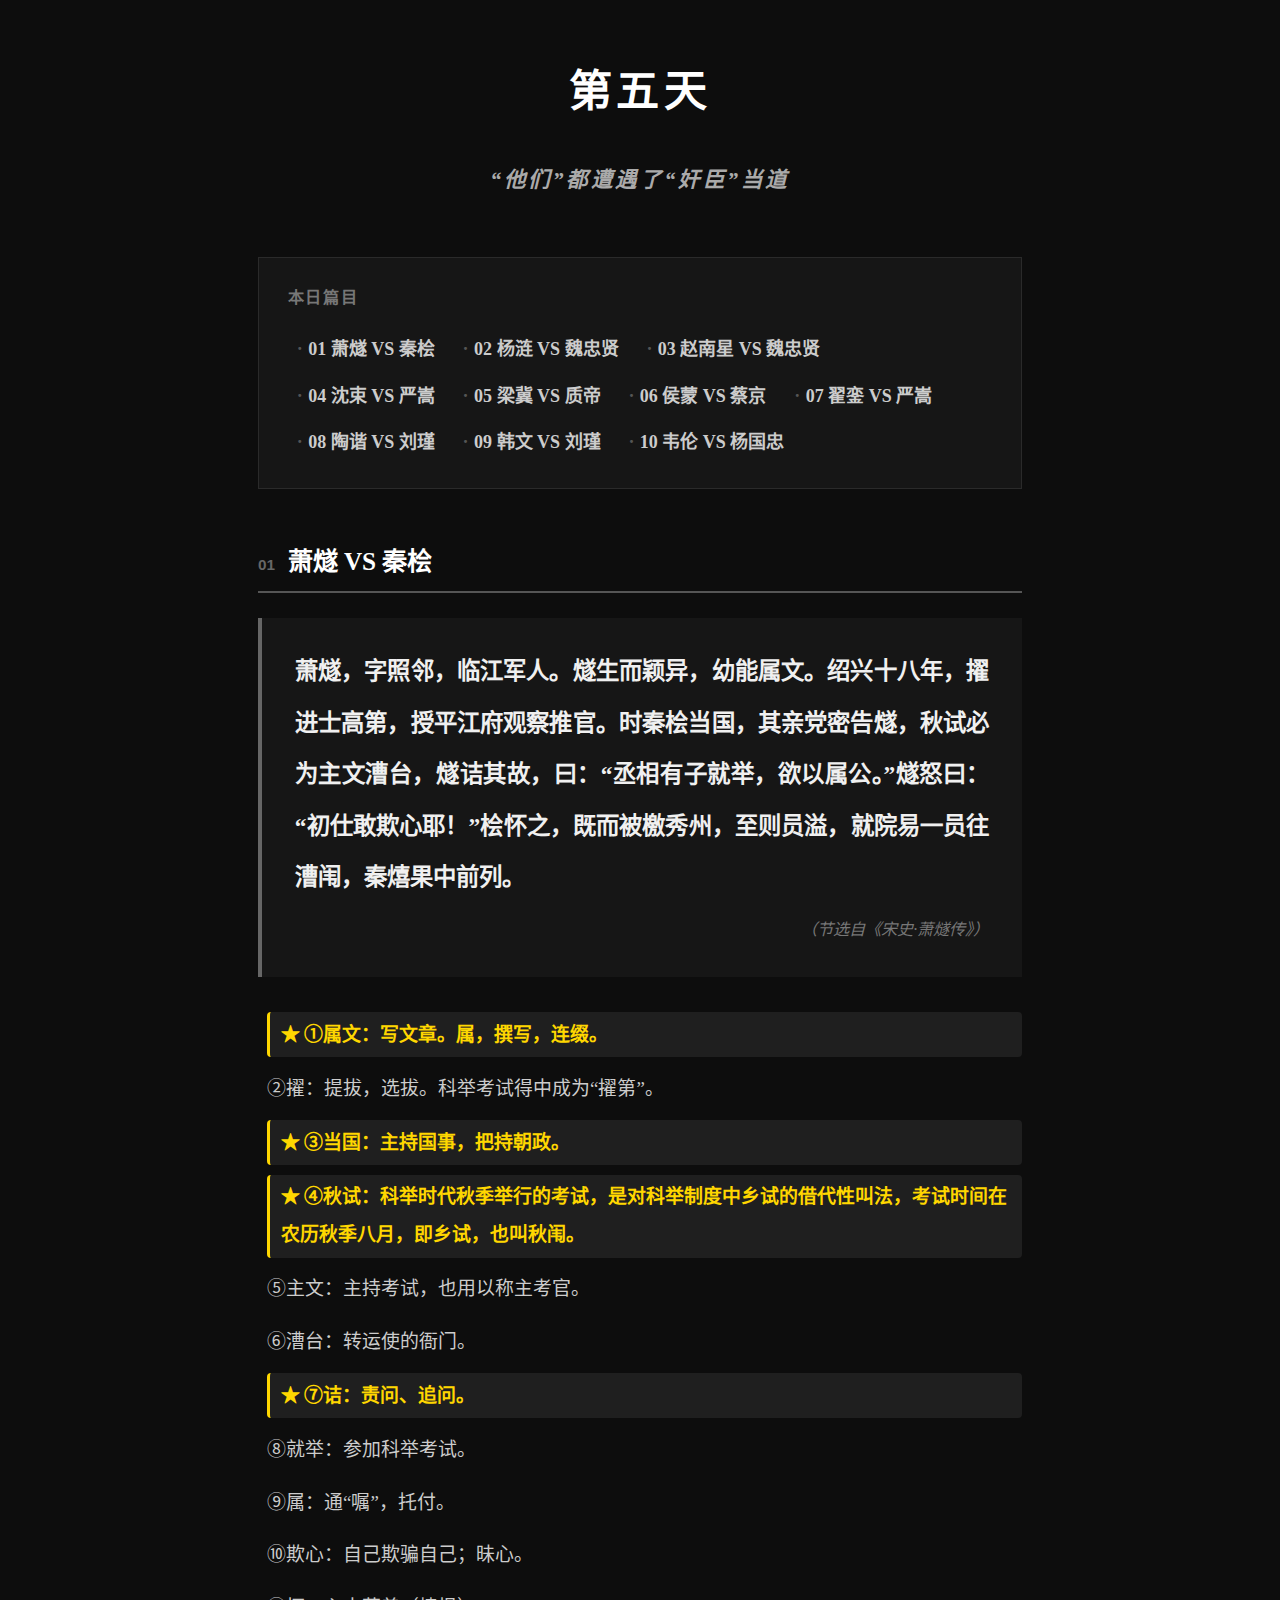
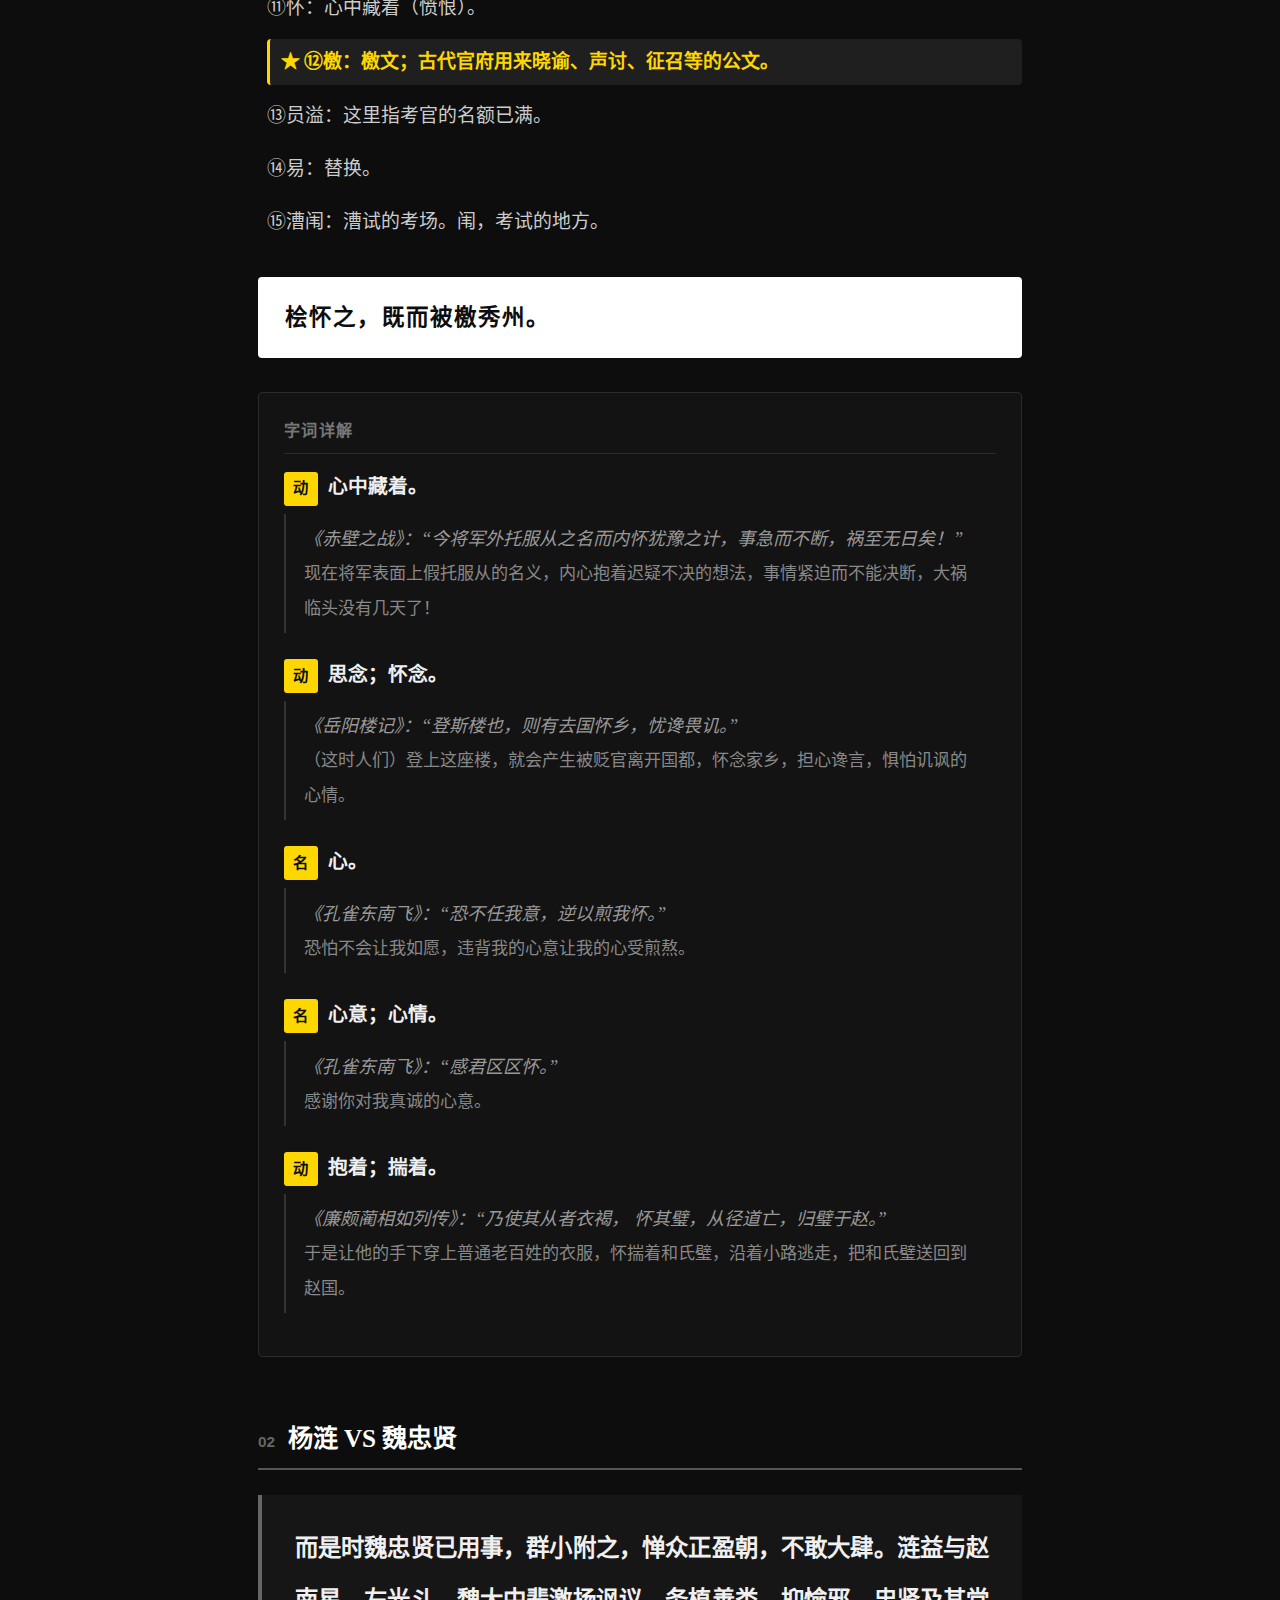
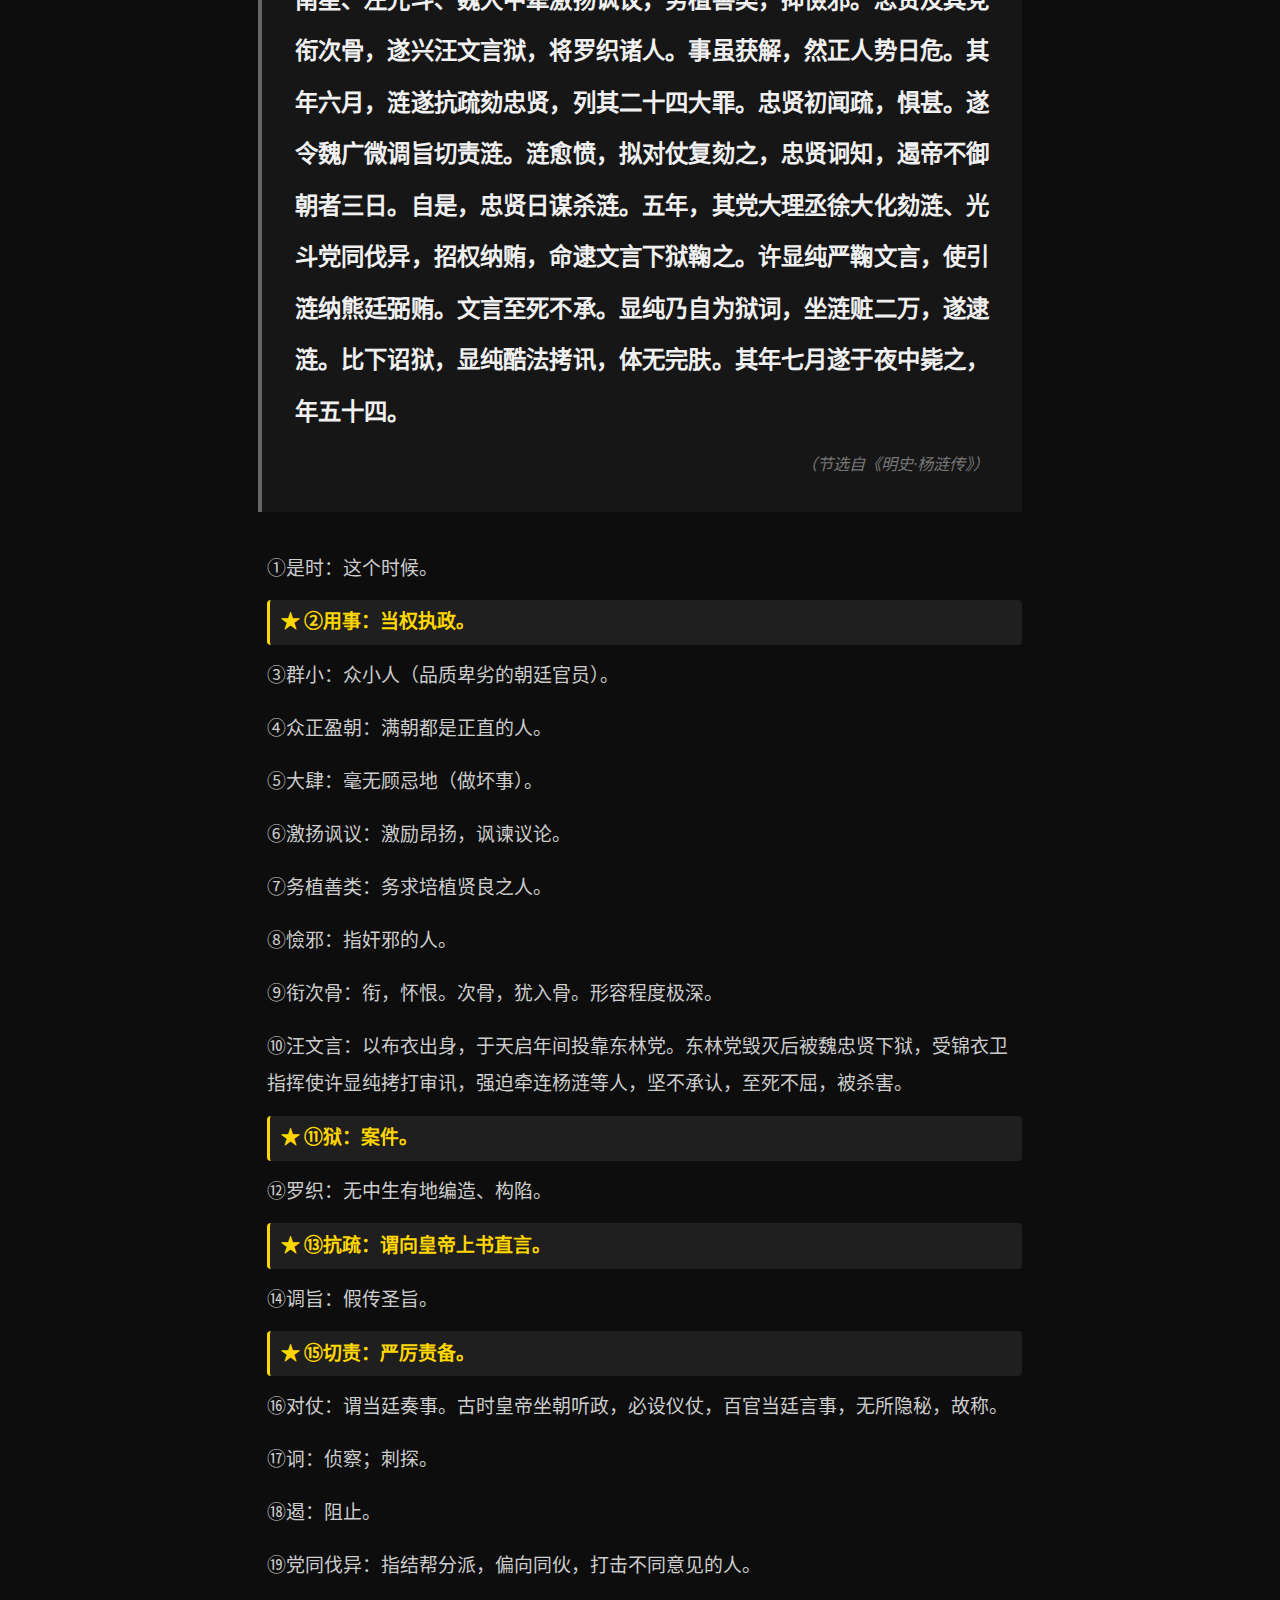
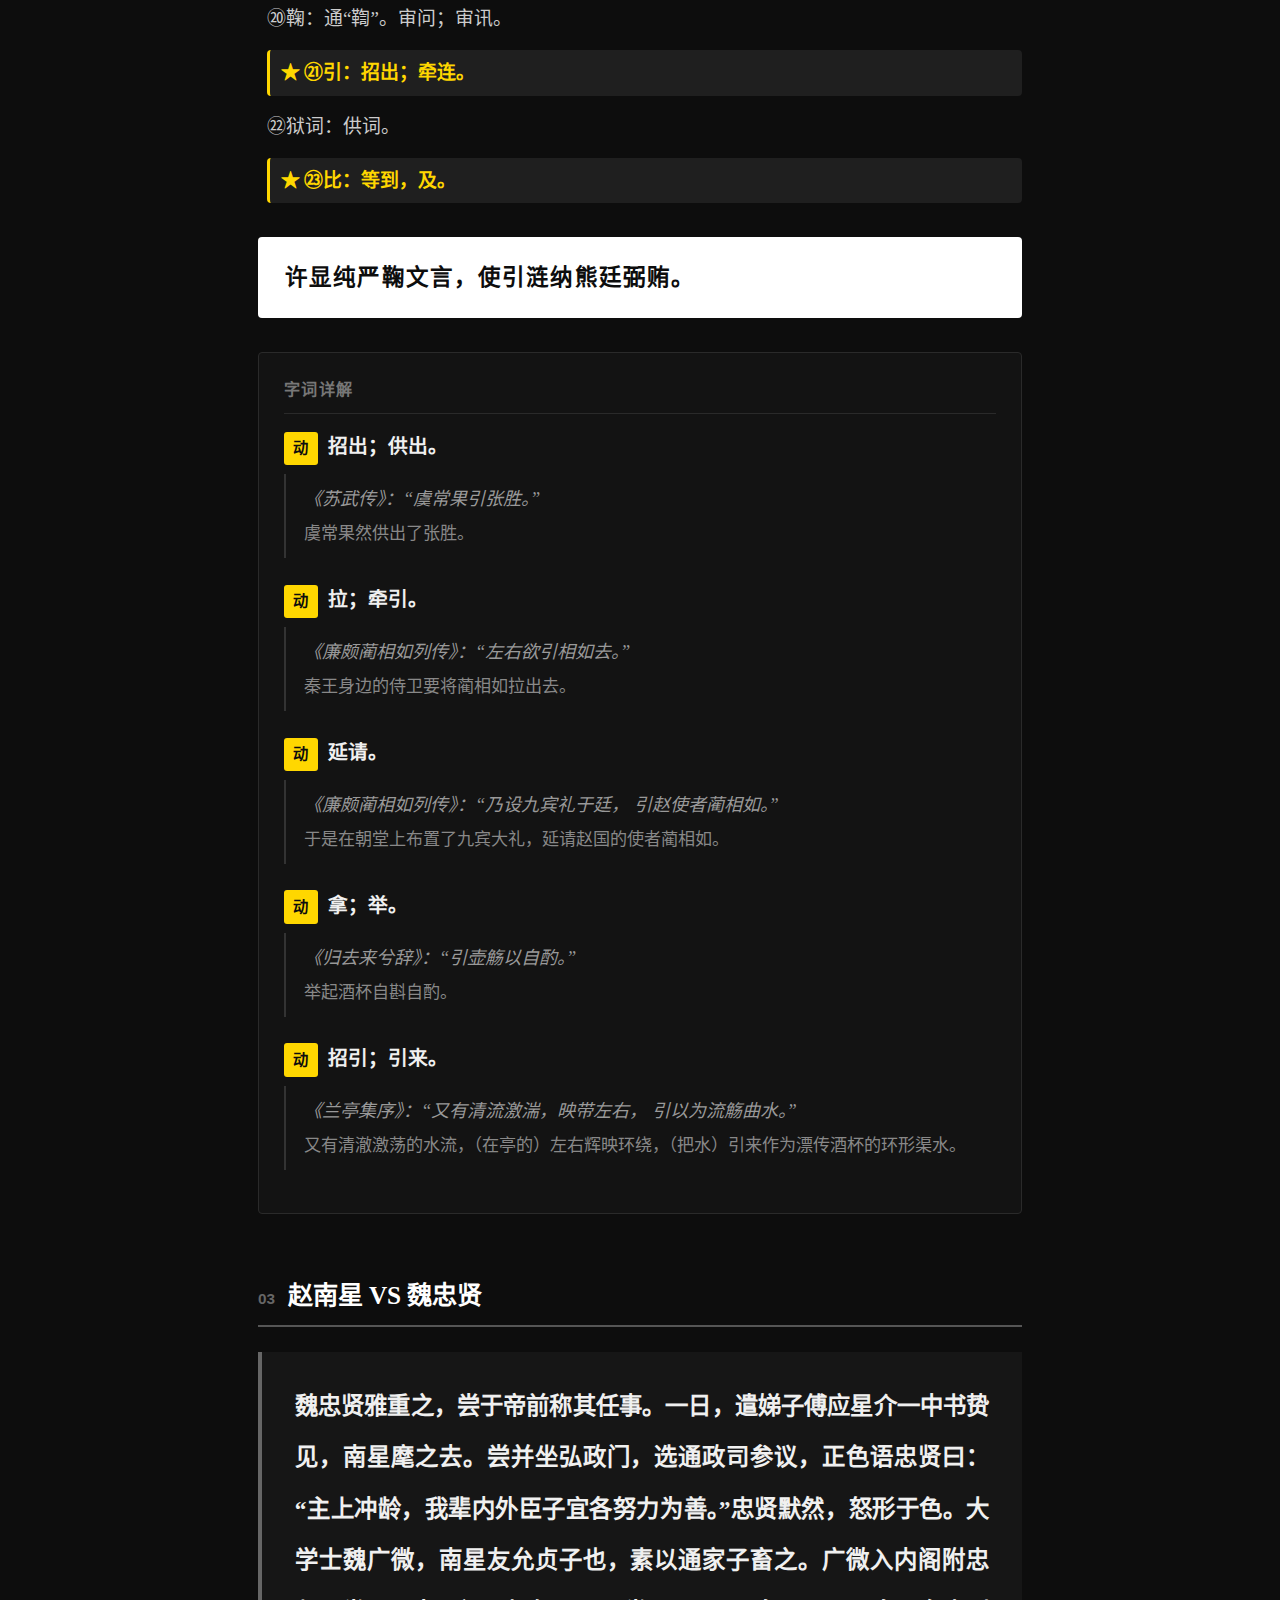
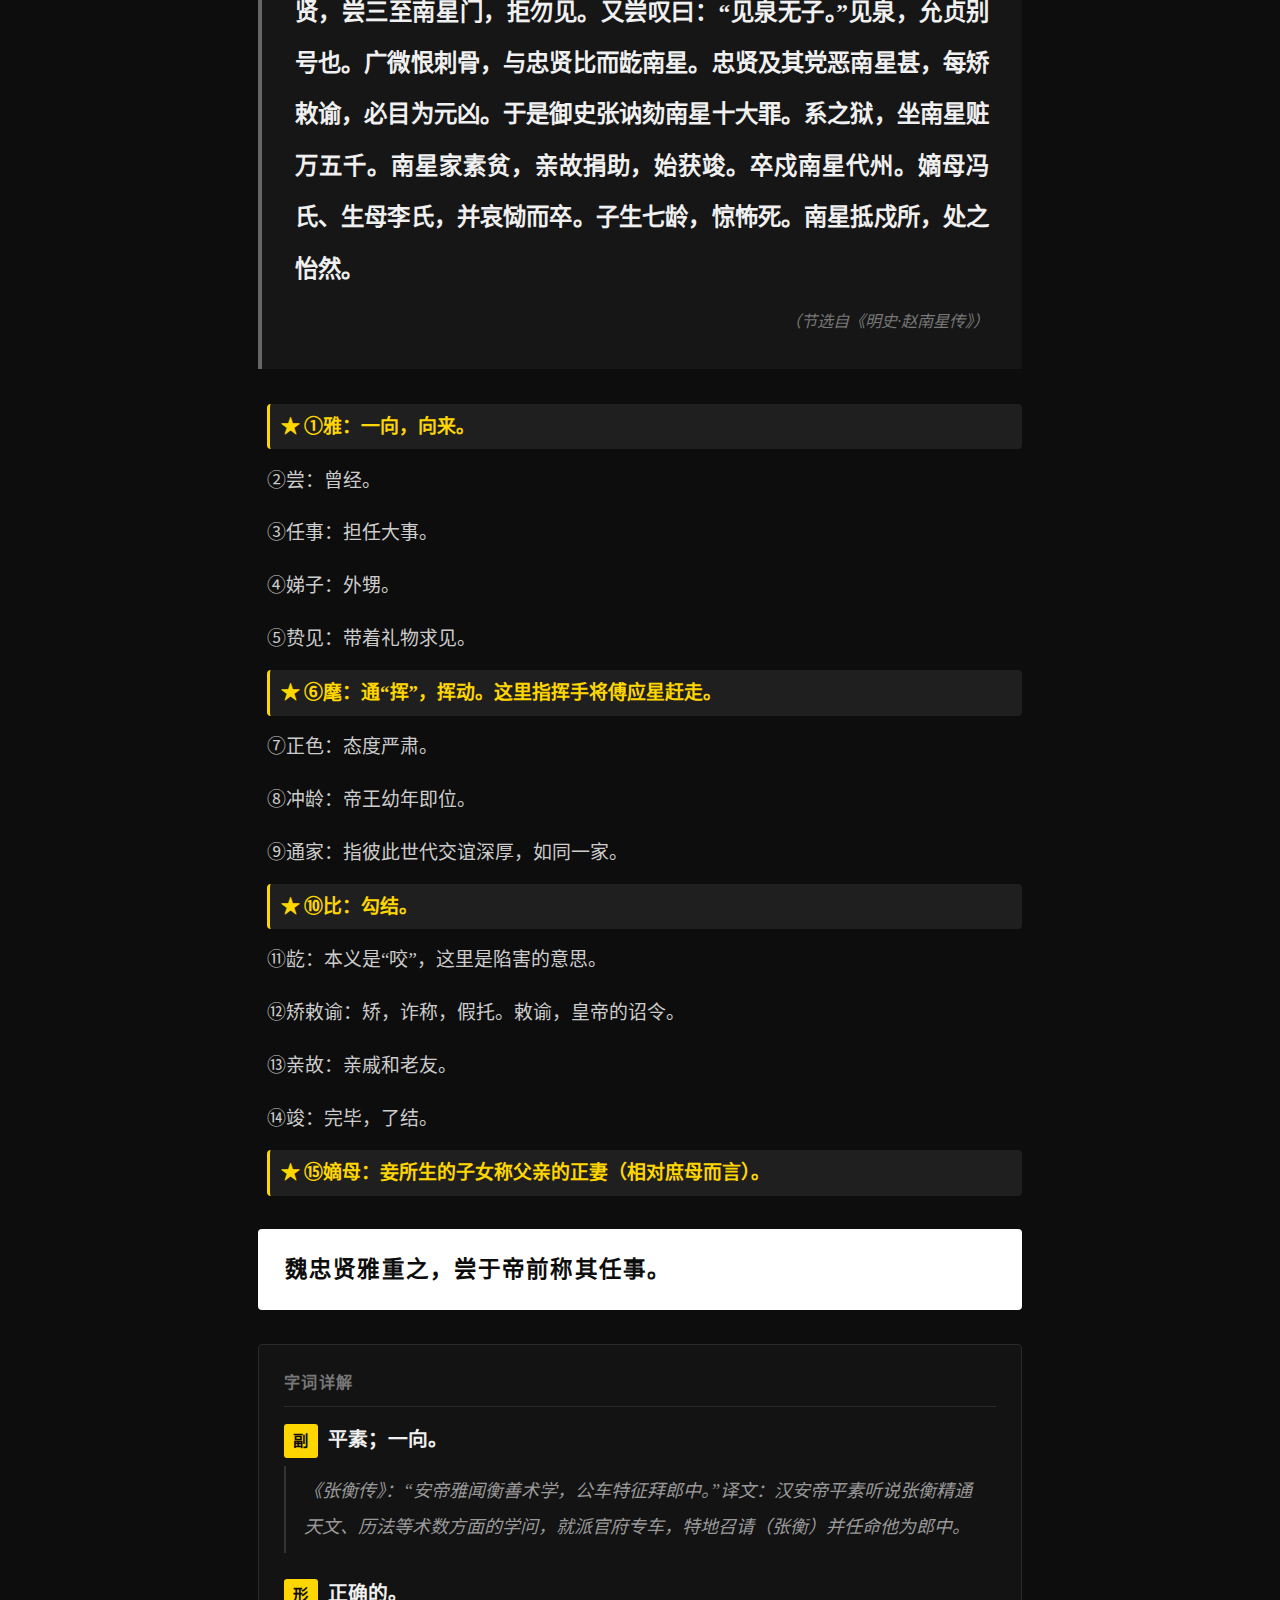
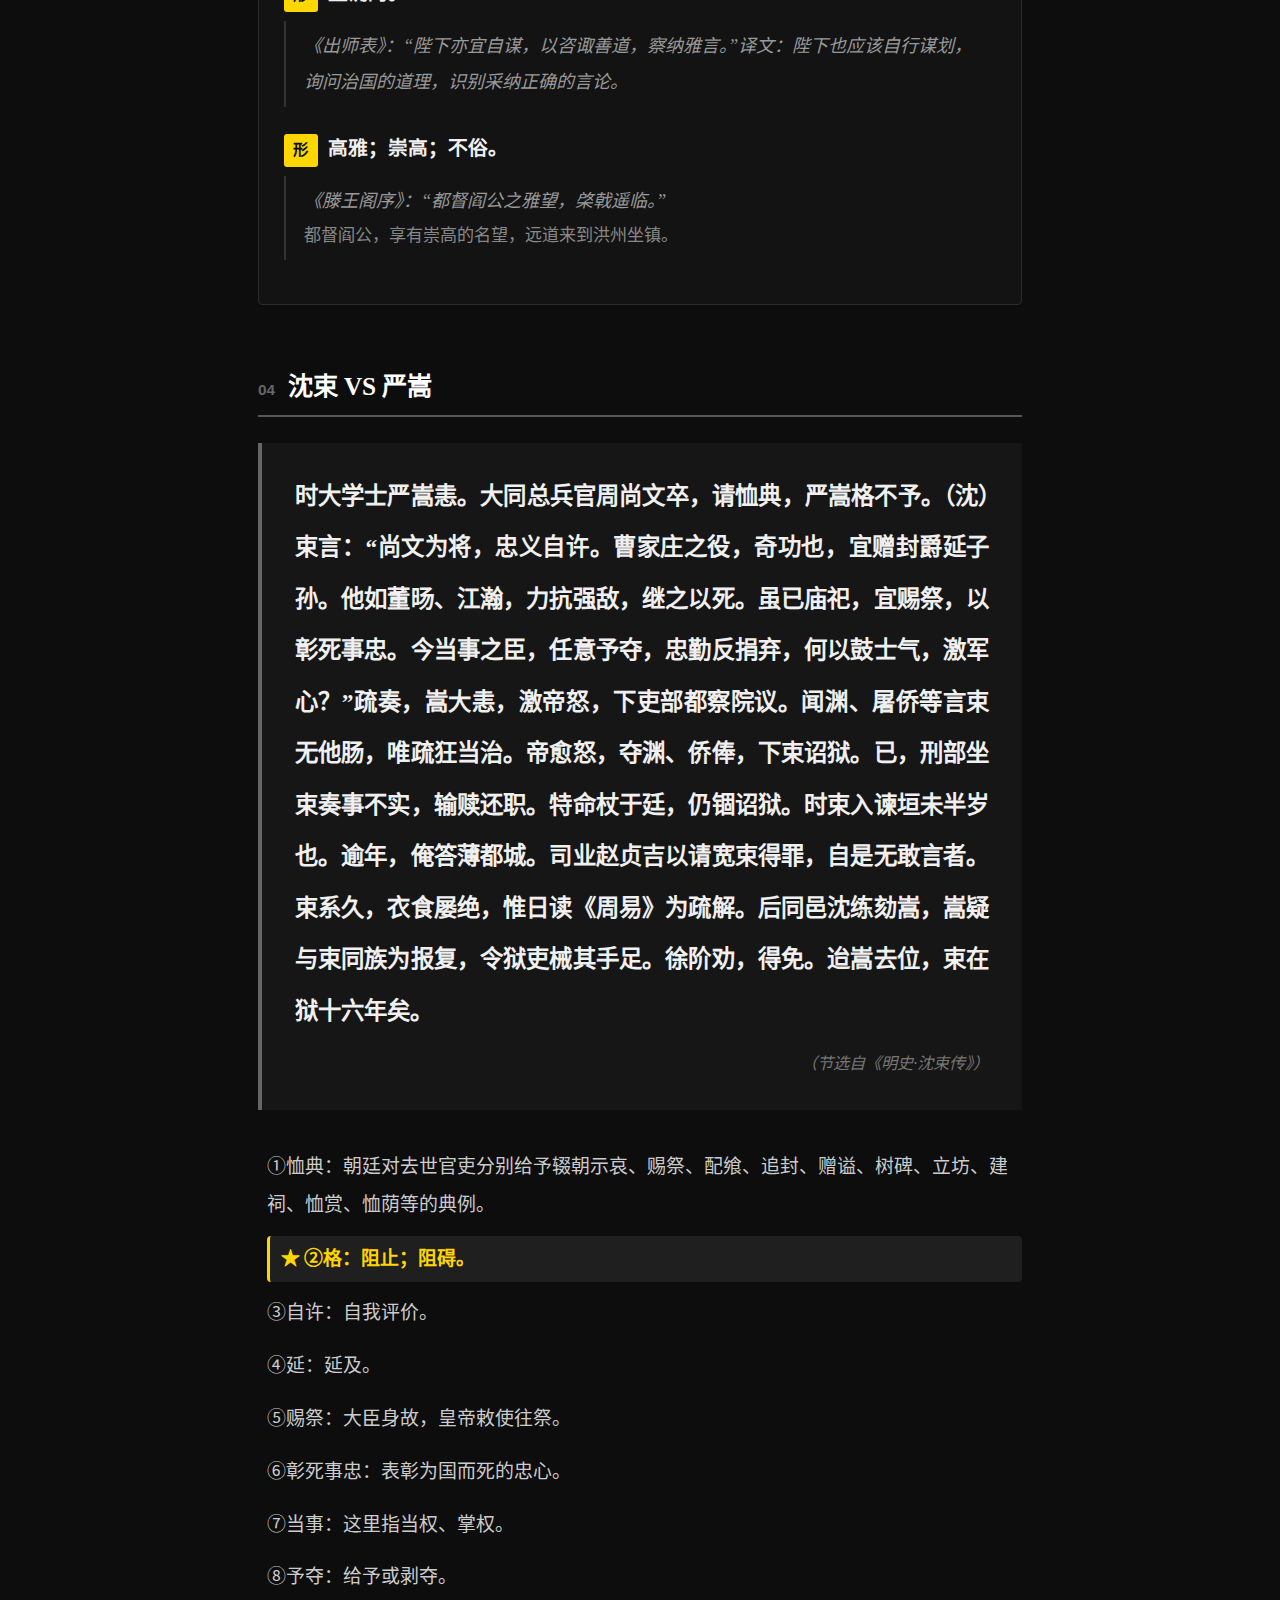
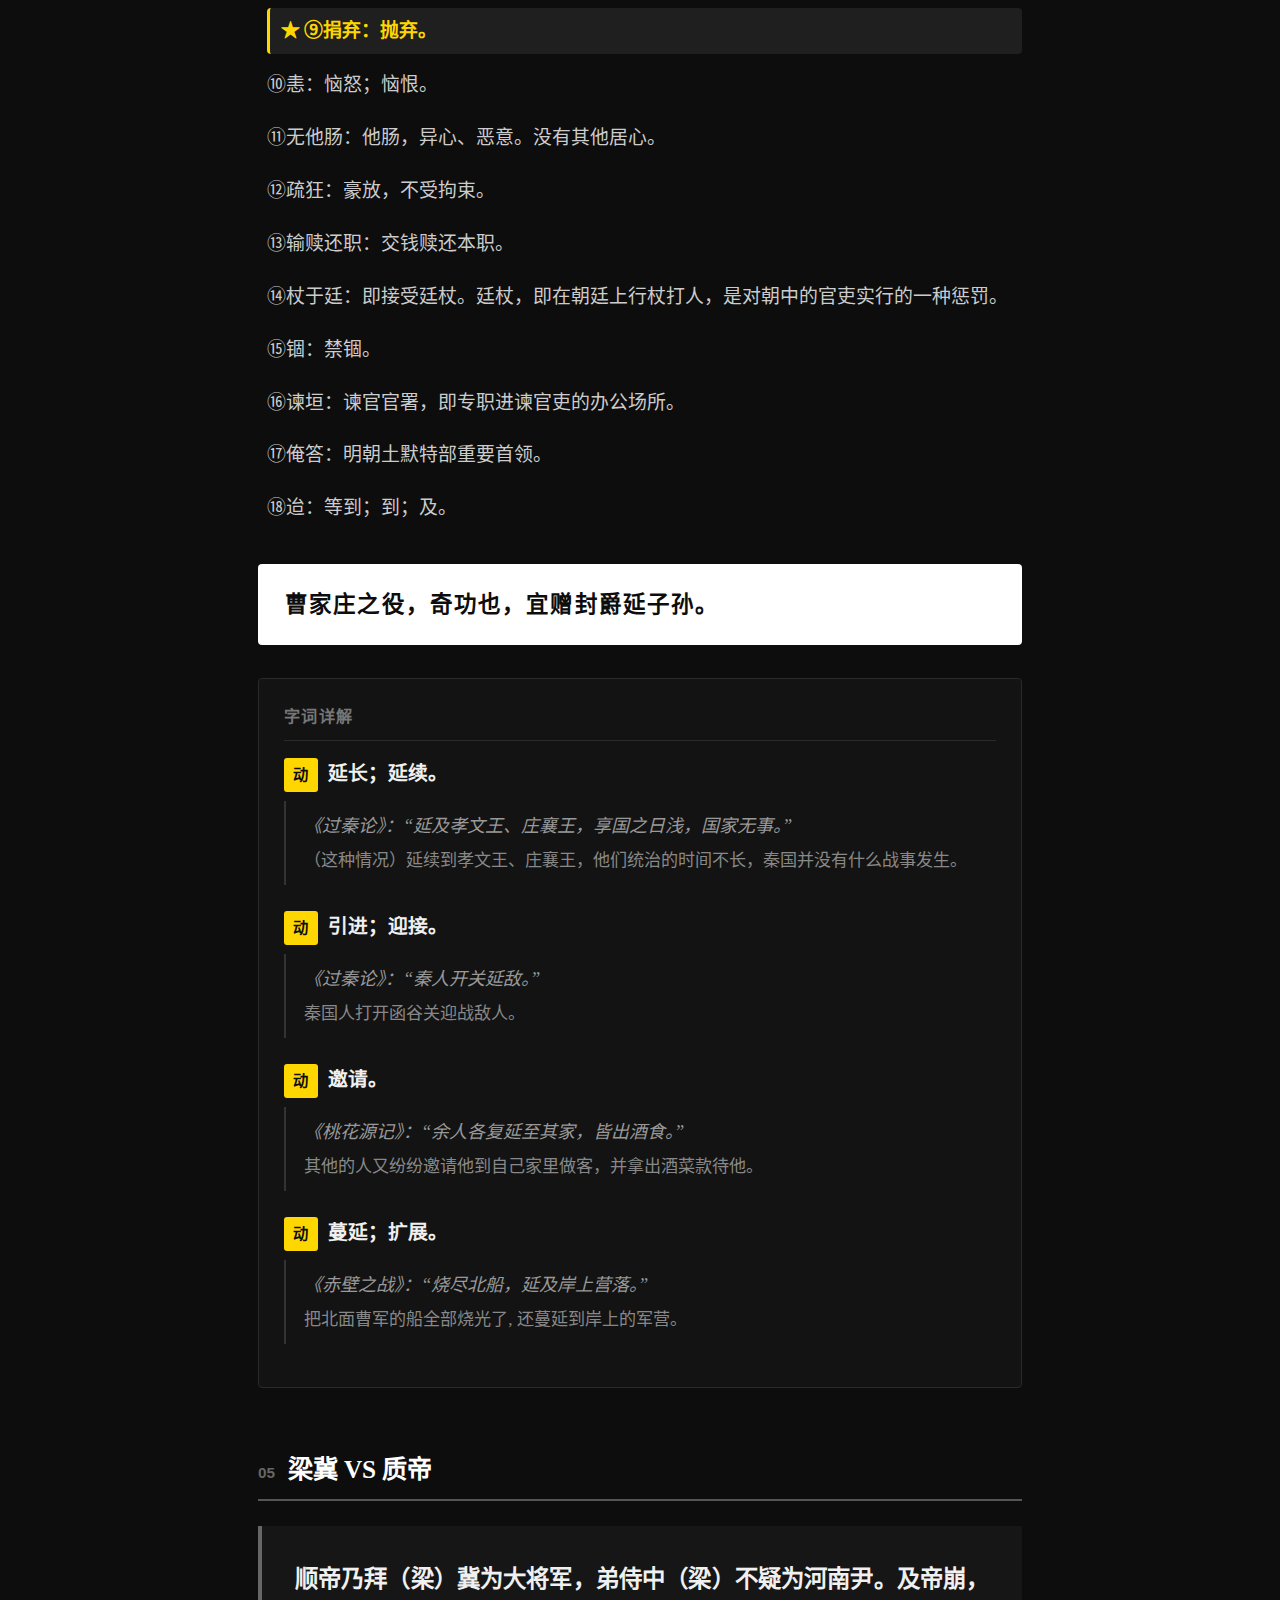
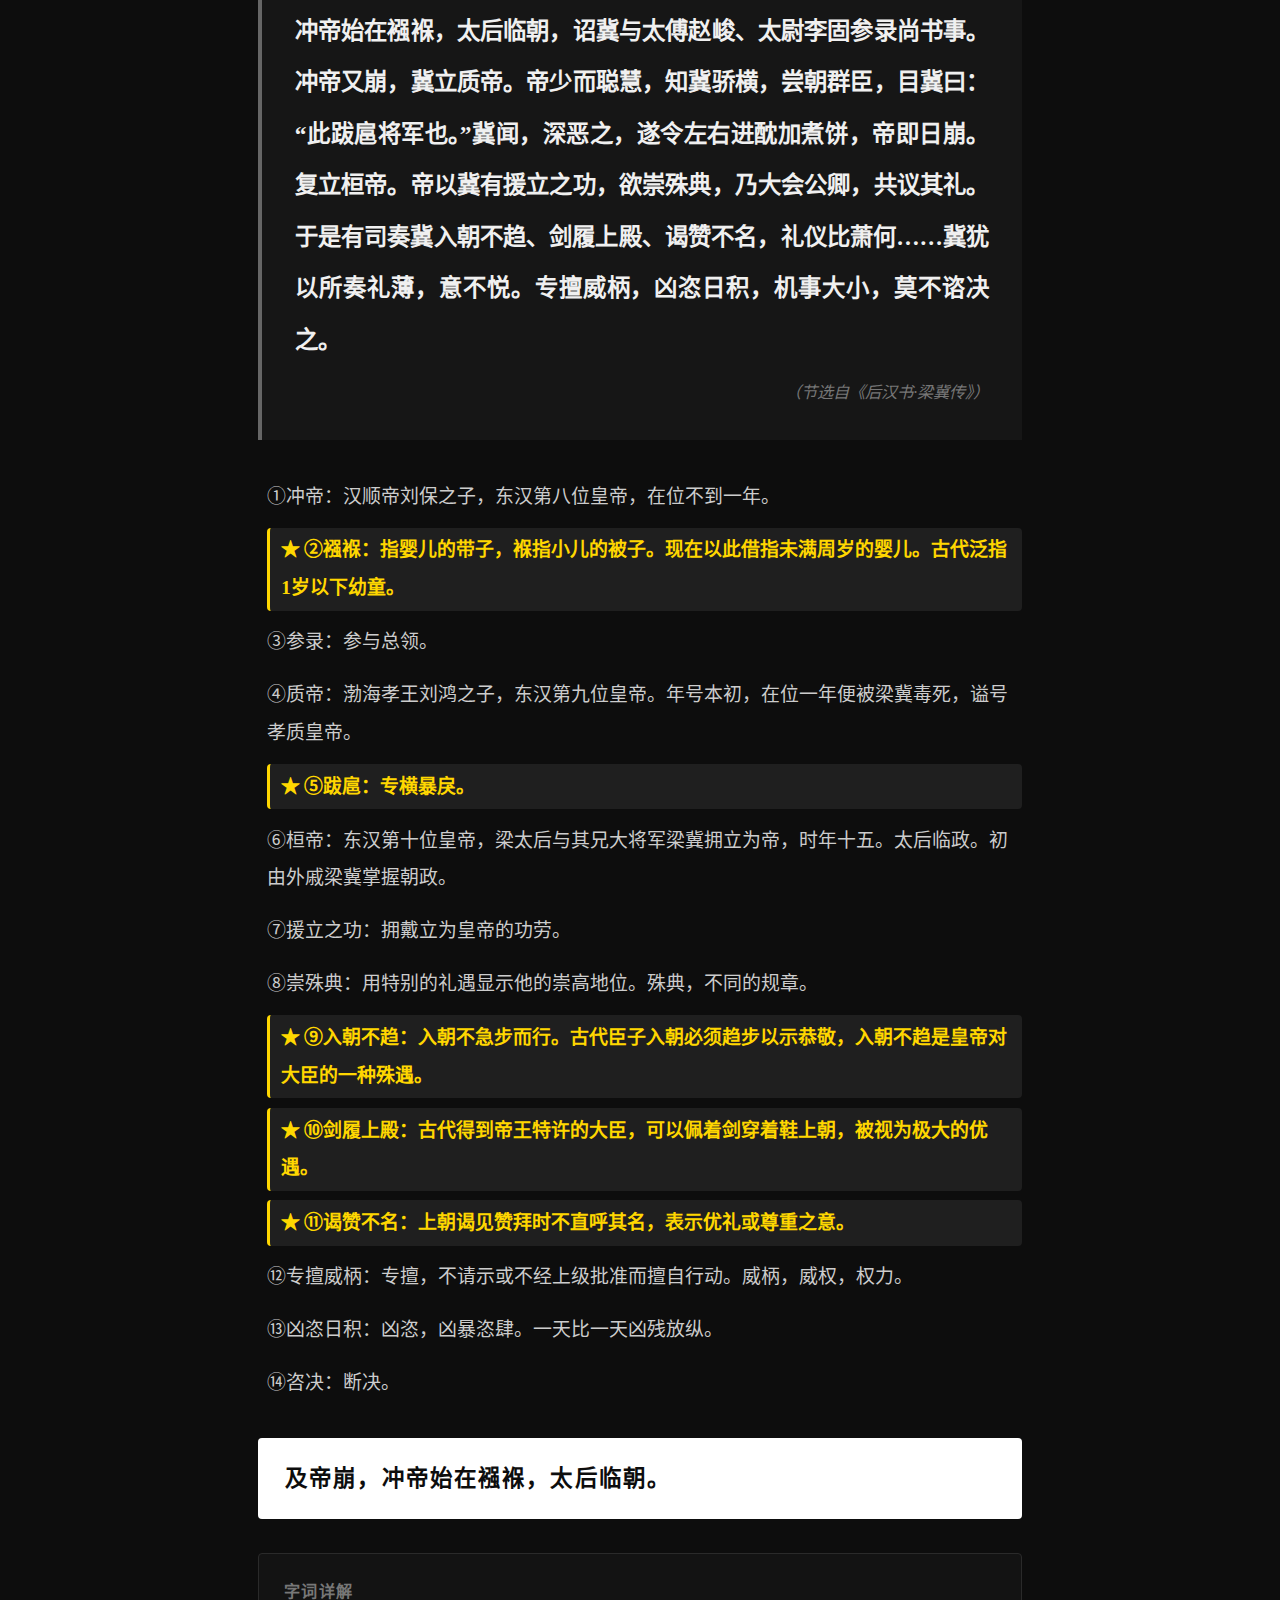
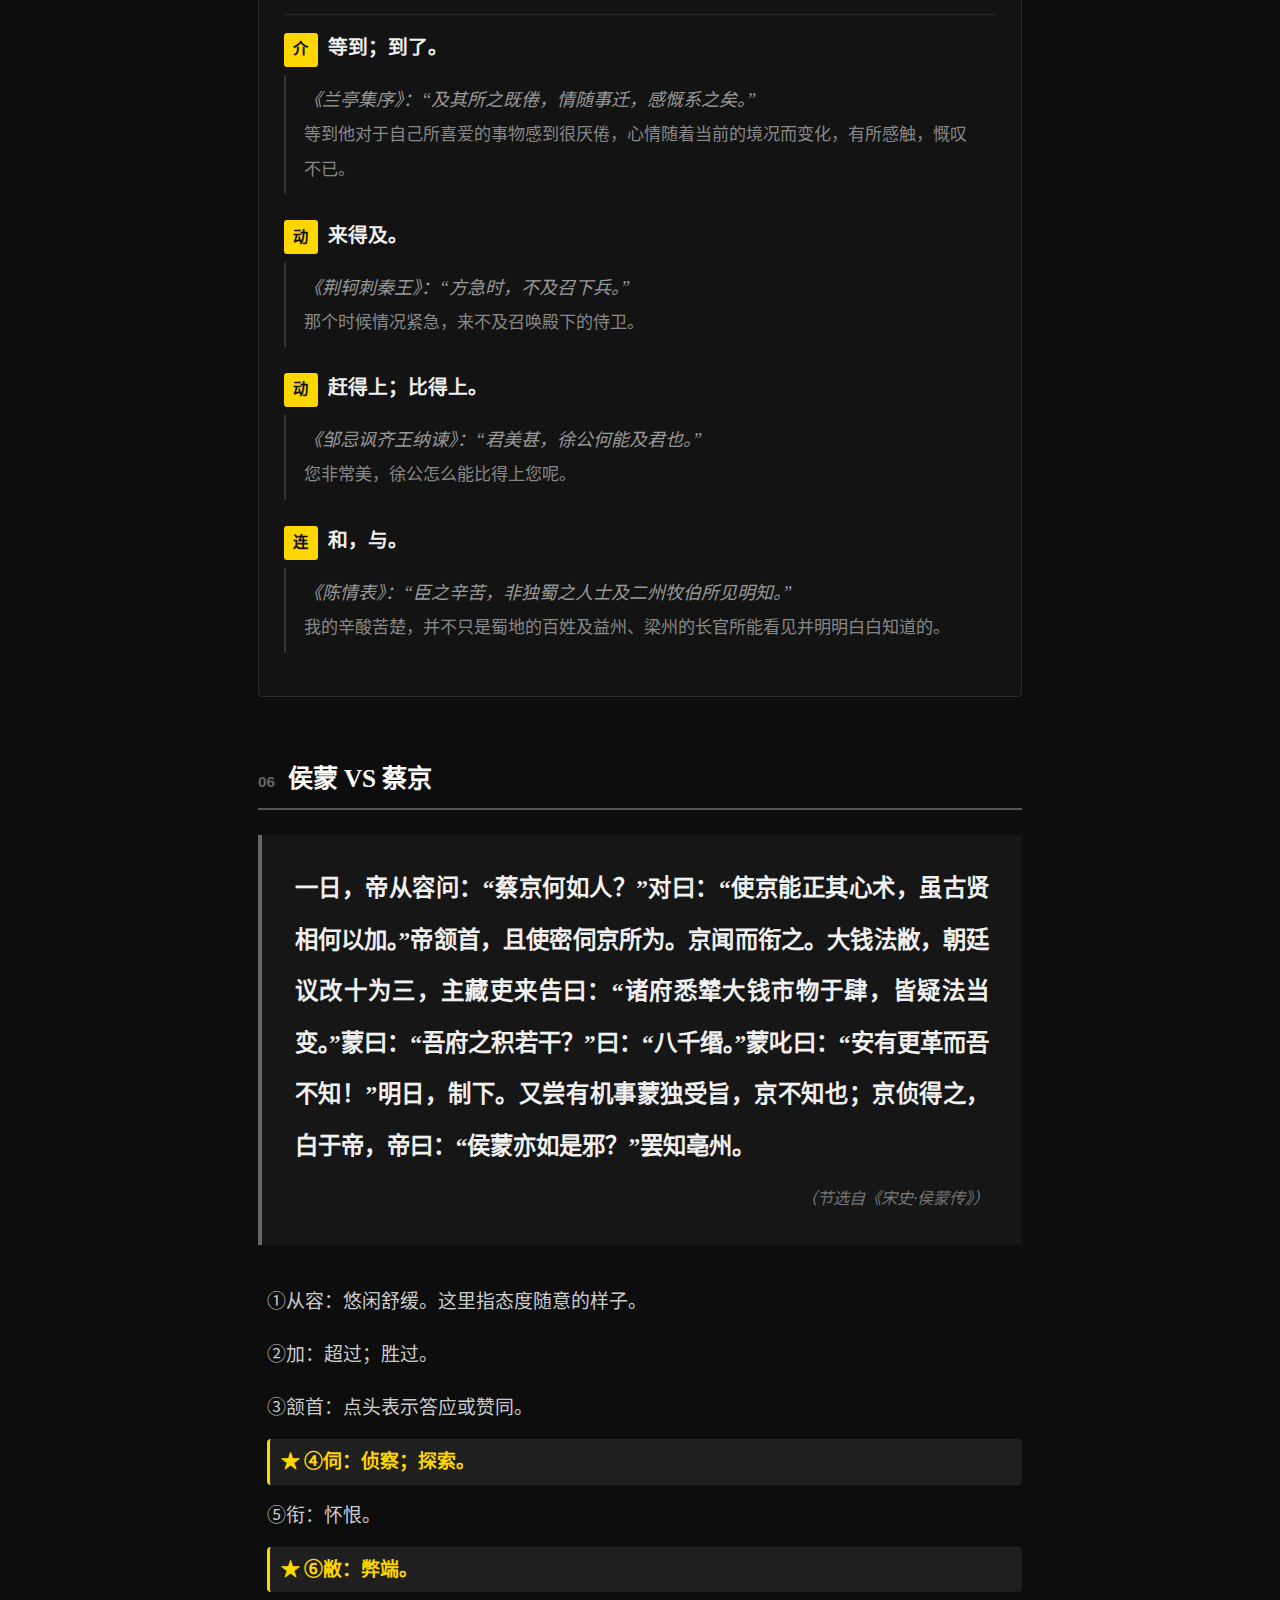
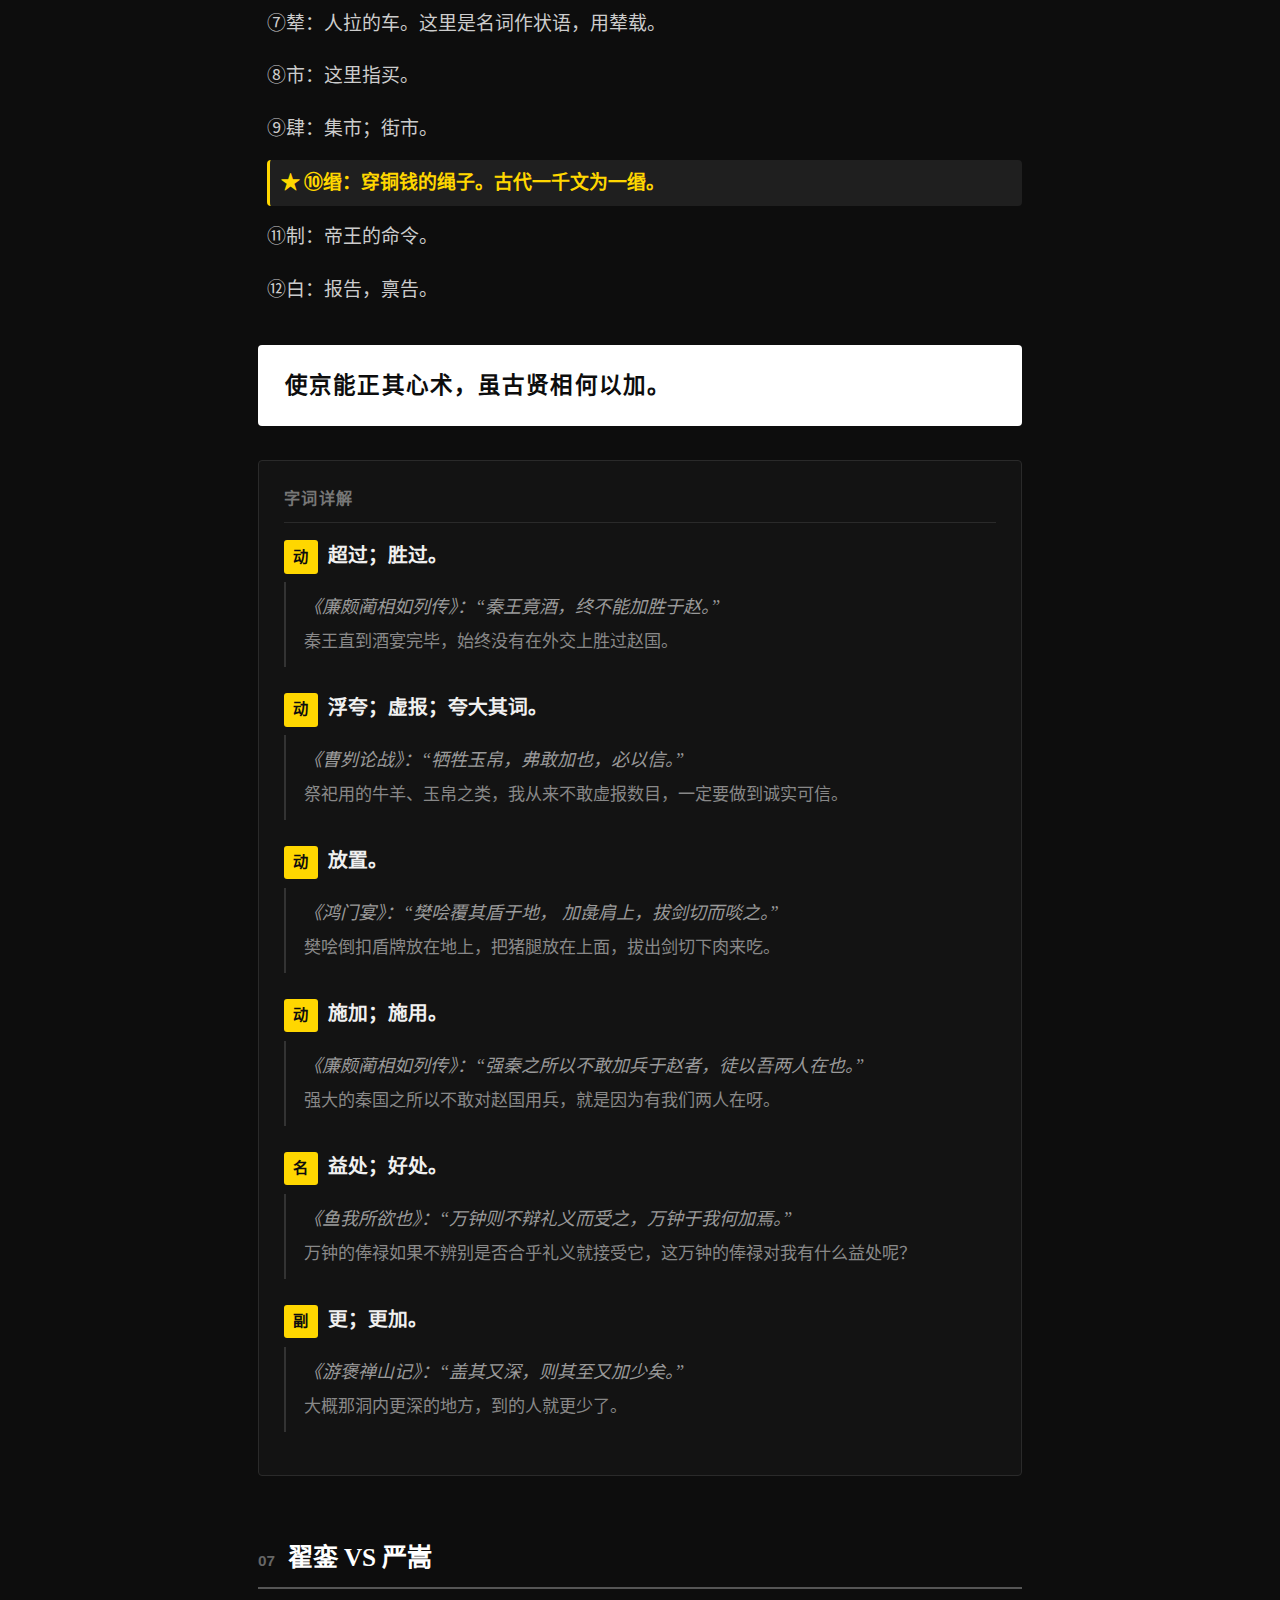
<file: day5.html>
<!DOCTYPE html>
<html lang="zh-CN">
<head>
  <meta charset="UTF-8">
  <meta name="viewport" content="width=device-width, initial-scale=1.0">
  <title>第五天 · 21天古文拆分</title>
  <meta name="description" content="第五天 - “他们”都遭遇了“奸臣”当道">
  <link rel="stylesheet" href="style.css">
</head>
<body>
  <div class="container">
    <h1 class="page-title">第五天</h1>
    <p class="page-subtitle">“他们”都遭遇了“奸臣”当道</p>

    <div class="toc">
      <div class="toc-title">本日篇目</div>
      <a href="#p1">01 萧燧 VS 秦桧</a>
      <a href="#p2">02 杨涟 VS 魏忠贤</a>
      <a href="#p3">03 赵南星 VS 魏忠贤</a>
      <a href="#p4">04 沈束 VS 严嵩</a>
      <a href="#p5">05 梁冀 VS 质帝</a>
      <a href="#p6">06 侯蒙 VS 蔡京</a>
      <a href="#p7">07 翟銮 VS 严嵩</a>
      <a href="#p8">08 陶谐 VS 刘瑾</a>
      <a href="#p9">09 韩文 VS 刘瑾</a>
      <a href="#p10">10 韦伦 VS 杨国忠</a>
    </div>

    <div class="passage" id="p1">
  <h2 class="passage-title"><span class="passage-num">01</span> 萧燧 VS 秦桧</h2>
  <div class="original-text">萧燧，字照邻，临江军人。燧生而颖异，幼能属文。绍兴十八年，擢进士高第，授平江府观察推官。时秦桧当国，其亲党密告燧，秋试必为主文漕台，燧诘其故，曰：“丞相有子就举，欲以属公。”燧怒曰：“初仕敢欺心耶！”桧怀之，既而被檄秀州，至则员溢，就院易一员往漕闱，秦熺果中前列。
    <span class="source">（节选自《宋史·萧燧传》）</span>
  </div>
  <div class="notes">
    <div class="note note-key"><span class="note-star">★</span>①属文：写文章。属，撰写，连缀。</div>
    <div class="note">②擢：提拔，选拔。科举考试得中成为“擢第”。</div>
    <div class="note note-key"><span class="note-star">★</span>③当国：主持国事，把持朝政。</div>
    <div class="note note-key"><span class="note-star">★</span>④秋试：科举时代秋季举行的考试，是对科举制度中乡试的借代性叫法，考试时间在农历秋季八月，即乡试，也叫秋闱。</div>
    <div class="note">⑤主文：主持考试，也用以称主考官。</div>
    <div class="note">⑥漕台：转运使的衙门。</div>
    <div class="note note-key"><span class="note-star">★</span>⑦诘：责问、追问。</div>
    <div class="note">⑧就举：参加科举考试。</div>
    <div class="note">⑨属：通“嘱”，托付。</div>
    <div class="note">⑩欺心：自己欺骗自己；昧心。</div>
    <div class="note">⑪怀：心中藏着（愤恨）。</div>
    <div class="note note-key"><span class="note-star">★</span>⑫檄：檄文；古代官府用来晓谕、声讨、征召等的公文。</div>
    <div class="note">⑬员溢：这里指考官的名额已满。</div>
    <div class="note">⑭易：替换。</div>
    <div class="note">⑮漕闱：漕试的考场。闱，考试的地方。</div>
  </div>
  <div class="key-sentence">桧怀之，既而被檄秀州。</div>
  <div class="word-detail">
    <div class="word-detail-title">字词详解</div>
    <div class="word-meaning">
      <span class="word-pos">动</span>
      <span class="word-def">心中藏着。</span>
      <div class="word-example">
        <span class="example-source">《赤壁之战》：“今将军外托服从之名而内怀犹豫之计，事急而不断，祸至无日矣！”</span>
        <span class="example-trans">现在将军表面上假托服从的名义，内心抱着迟疑不决的想法，事情紧迫而不能决断，大祸临头没有几天了！</span>
      </div>
    </div>
    <div class="word-meaning">
      <span class="word-pos">动</span>
      <span class="word-def">思念；怀念。</span>
      <div class="word-example">
        <span class="example-source">《岳阳楼记》：“登斯楼也，则有去国怀乡，忧谗畏讥。”</span>
        <span class="example-trans">（这时人们）登上这座楼，就会产生被贬官离开国都，怀念家乡，担心谗言，惧怕讥讽的心情。</span>
      </div>
    </div>
    <div class="word-meaning">
      <span class="word-pos">名</span>
      <span class="word-def">心。</span>
      <div class="word-example">
        <span class="example-source">《孔雀东南飞》：“恐不任我意，逆以煎我怀。”</span>
        <span class="example-trans">恐怕不会让我如愿，违背我的心意让我的心受煎熬。</span>
      </div>
    </div>
    <div class="word-meaning">
      <span class="word-pos">名</span>
      <span class="word-def">心意；心情。</span>
      <div class="word-example">
        <span class="example-source">《孔雀东南飞》：“感君区区怀。”</span>
        <span class="example-trans">感谢你对我真诚的心意。</span>
      </div>
    </div>
    <div class="word-meaning">
      <span class="word-pos">动</span>
      <span class="word-def">抱着；揣着。</span>
      <div class="word-example">
        <span class="example-source">《廉颇蔺相如列传》：“乃使其从者衣褐， 怀其璧，从径道亡，归璧于赵。”</span>
        <span class="example-trans">于是让他的手下穿上普通老百姓的衣服，怀揣着和氏璧，沿着小路逃走，把和氏璧送回到赵国。</span>
      </div>
    </div>
  </div>
</div>

<div class="passage" id="p2">
  <h2 class="passage-title"><span class="passage-num">02</span> 杨涟 VS 魏忠贤</h2>
  <div class="original-text">而是时魏忠贤已用事，群小附之，惮众正盈朝，不敢大肆。涟益与赵南星、左光斗、魏大中辈激扬讽议，务植善类，抑憸邪。忠贤及其党衔次骨，遂兴汪文言狱，将罗织诸人。事虽获解，然正人势日危。其年六月，涟遂抗疏劾忠贤，列其二十四大罪。忠贤初闻疏，惧甚。遂令魏广微调旨切责涟。涟愈愤，拟对仗复劾之，忠贤诇知，遏帝不御朝者三日。自是，忠贤日谋杀涟。五年，其党大理丞徐大化劾涟、光斗党同伐异，招权纳贿，命逮文言下狱鞠之。许显纯严鞠文言，使引涟纳熊廷弼贿。文言至死不承。显纯乃自为狱词，坐涟赃二万，遂逮涟。比下诏狱，显纯酷法拷讯，体无完肤。其年七月遂于夜中毙之，年五十四。
    <span class="source">（节选自《明史·杨涟传》）</span>
  </div>
  <div class="notes">
    <div class="note">①是时：这个时候。</div>
    <div class="note note-key"><span class="note-star">★</span>②用事：当权执政。</div>
    <div class="note">③群小：众小人（品质卑劣的朝廷官员）。</div>
    <div class="note">④众正盈朝：满朝都是正直的人。</div>
    <div class="note">⑤大肆：毫无顾忌地（做坏事）。</div>
    <div class="note">⑥激扬讽议：激励昂扬，讽谏议论。</div>
    <div class="note">⑦务植善类：务求培植贤良之人。</div>
    <div class="note">⑧憸邪：指奸邪的人。</div>
    <div class="note">⑨衔次骨：衔，怀恨。次骨，犹入骨。形容程度极深。</div>
    <div class="note">⑩汪文言：以布衣出身，于天启年间投靠东林党。东林党毁灭后被魏忠贤下狱，受锦衣卫指挥使许显纯拷打审讯，强迫牵连杨涟等人，坚不承认，至死不屈，被杀害。</div>
    <div class="note note-key"><span class="note-star">★</span>⑪狱：案件。</div>
    <div class="note">⑫罗织：无中生有地编造、构陷。</div>
    <div class="note note-key"><span class="note-star">★</span>⑬抗疏：谓向皇帝上书直言。</div>
    <div class="note">⑭调旨：假传圣旨。</div>
    <div class="note note-key"><span class="note-star">★</span>⑮切责：严厉责备。</div>
    <div class="note">⑯对仗：谓当廷奏事。古时皇帝坐朝听政，必设仪仗，百官当廷言事，无所隐秘，故称。</div>
    <div class="note">⑰诇：侦察；刺探。</div>
    <div class="note">⑱遏：阻止。</div>
    <div class="note">⑲党同伐异：指结帮分派，偏向同伙，打击不同意见的人。</div>
    <div class="note">⑳鞠：通“鞫”。审问；审讯。</div>
    <div class="note note-key"><span class="note-star">★</span>㉑引：招出；牵连。</div>
    <div class="note">㉒狱词：供词。</div>
    <div class="note note-key"><span class="note-star">★</span>㉓比：等到，及。</div>
  </div>
  <div class="key-sentence">许显纯严鞠文言，使引涟纳熊廷弼贿。</div>
  <div class="word-detail">
    <div class="word-detail-title">字词详解</div>
    <div class="word-meaning">
      <span class="word-pos">动</span>
      <span class="word-def">招出；供出。</span>
      <div class="word-example">
        <span class="example-source">《苏武传》：“虞常果引张胜。”</span>
        <span class="example-trans">虞常果然供出了张胜。</span>
      </div>
    </div>
    <div class="word-meaning">
      <span class="word-pos">动</span>
      <span class="word-def">拉；牵引。</span>
      <div class="word-example">
        <span class="example-source">《廉颇蔺相如列传》：“左右欲引相如去。”</span>
        <span class="example-trans">秦王身边的侍卫要将蔺相如拉出去。</span>
      </div>
    </div>
    <div class="word-meaning">
      <span class="word-pos">动</span>
      <span class="word-def">延请。</span>
      <div class="word-example">
        <span class="example-source">《廉颇蔺相如列传》：“乃设九宾礼于廷， 引赵使者蔺相如。”</span>
        <span class="example-trans">于是在朝堂上布置了九宾大礼，延请赵国的使者蔺相如。</span>
      </div>
    </div>
    <div class="word-meaning">
      <span class="word-pos">动</span>
      <span class="word-def">拿；举。</span>
      <div class="word-example">
        <span class="example-source">《归去来兮辞》：“引壶觞以自酌。”</span>
        <span class="example-trans">举起酒杯自斟自酌。</span>
      </div>
    </div>
    <div class="word-meaning">
      <span class="word-pos">动</span>
      <span class="word-def">招引；引来。</span>
      <div class="word-example">
        <span class="example-source">《兰亭集序》：“又有清流激湍，映带左右， 引以为流觞曲水。”</span>
        <span class="example-trans">又有清澈激荡的水流，（在亭的）左右辉映环绕，（把水）引来作为漂传酒杯的环形渠水。</span>
      </div>
    </div>
  </div>
</div>

<div class="passage" id="p3">
  <h2 class="passage-title"><span class="passage-num">03</span> 赵南星 VS 魏忠贤</h2>
  <div class="original-text">魏忠贤雅重之，尝于帝前称其任事。一日，遣娣子傅应星介一中书贽见，南星麾之去。尝并坐弘政门，选通政司参议，正色语忠贤曰：“主上冲龄，我辈内外臣子宜各努力为善。”忠贤默然，怒形于色。大学士魏广微，南星友允贞子也，素以通家子畜之。广微入内阁附忠贤，尝三至南星门，拒勿见。又尝叹曰：“见泉无子。”见泉，允贞别号也。广微恨刺骨，与忠贤比而龁南星。忠贤及其党恶南星甚，每矫敕谕，必目为元凶。于是御史张讷劾南星十大罪。系之狱，坐南星赃万五千。南星家素贫，亲故捐助，始获竣。卒戍南星代州。嫡母冯氏、生母李氏，并哀恸而卒。子生七龄，惊怖死。南星抵戍所，处之怡然。
    <span class="source">（节选自《明史·赵南星传》）</span>
  </div>
  <div class="notes">
    <div class="note note-key"><span class="note-star">★</span>①雅：一向，向来。</div>
    <div class="note">②尝：曾经。</div>
    <div class="note">③任事：担任大事。</div>
    <div class="note">④娣子：外甥。</div>
    <div class="note">⑤贽见：带着礼物求见。</div>
    <div class="note note-key"><span class="note-star">★</span>⑥麾：通“挥”，挥动。这里指挥手将傅应星赶走。</div>
    <div class="note">⑦正色：态度严肃。</div>
    <div class="note">⑧冲龄：帝王幼年即位。</div>
    <div class="note">⑨通家：指彼此世代交谊深厚，如同一家。</div>
    <div class="note note-key"><span class="note-star">★</span>⑩比：勾结。</div>
    <div class="note">⑪龁：本义是“咬”，这里是陷害的意思。</div>
    <div class="note">⑫矫敕谕：矫，诈称，假托。敕谕，皇帝的诏令。</div>
    <div class="note">⑬亲故：亲戚和老友。</div>
    <div class="note">⑭竣：完毕，了结。</div>
    <div class="note note-key"><span class="note-star">★</span>⑮嫡母：妾所生的子女称父亲的正妻（相对庶母而言）。</div>
  </div>
  <div class="key-sentence">魏忠贤雅重之，尝于帝前称其任事。</div>
  <div class="word-detail">
    <div class="word-detail-title">字词详解</div>
    <div class="word-meaning">
      <span class="word-pos">副</span>
      <span class="word-def">平素；一向。</span>
      <div class="word-example">
        <span class="example-source">《张衡传》：“安帝雅闻衡善术学，公车特征拜郎中。”译文：汉安帝平素听说张衡精通天文、历法等术数方面的学问，就派官府专车，特地召请（张衡）并任命他为郎中。</span>
      </div>
    </div>
    <div class="word-meaning">
      <span class="word-pos">形</span>
      <span class="word-def">正确的。</span>
      <div class="word-example">
        <span class="example-source">《出师表》：“陛下亦宜自谋，以咨诹善道，察纳雅言。”译文：陛下也应该自行谋划，询问治国的道理，识别采纳正确的言论。</span>
      </div>
    </div>
    <div class="word-meaning">
      <span class="word-pos">形</span>
      <span class="word-def">高雅；崇高；不俗。</span>
      <div class="word-example">
        <span class="example-source">《滕王阁序》：“都督阎公之雅望，棨戟遥临。”</span>
        <span class="example-trans">都督阎公，享有崇高的名望，远道来到洪州坐镇。</span>
      </div>
    </div>
  </div>
</div>

<div class="passage" id="p4">
  <h2 class="passage-title"><span class="passage-num">04</span> 沈束 VS 严嵩</h2>
  <div class="original-text">时大学士严嵩恚。大同总兵官周尚文卒，请恤典，严嵩格不予。（沈）束言：“尚文为将，忠义自许。曹家庄之役，奇功也，宜赠封爵延子孙。他如董旸、江瀚，力抗强敌，继之以死。虽已庙祀，宜赐祭，以彰死事忠。今当事之臣，任意予夺，忠勤反捐弃，何以鼓士气，激军心？”疏奏，嵩大恚，激帝怒，下吏部都察院议。闻渊、屠侨等言束无他肠，唯疏狂当治。帝愈怒，夺渊、侨俸，下束诏狱。已，刑部坐束奏事不实，输赎还职。特命杖于廷，仍锢诏狱。时束入谏垣未半岁也。逾年，俺答薄都城。司业赵贞吉以请宽束得罪，自是无敢言者。束系久，衣食屡绝，惟日读《周易》为疏解。后同邑沈练劾嵩，嵩疑与束同族为报复，令狱吏械其手足。徐阶劝，得免。迨嵩去位，束在狱十六年矣。
    <span class="source">（节选自《明史·沈束传》）</span>
  </div>
  <div class="notes">
    <div class="note">①恤典：朝廷对去世官吏分别给予辍朝示哀、赐祭、配飨、追封、赠谥、树碑、立坊、建祠、恤赏、恤荫等的典例。</div>
    <div class="note note-key"><span class="note-star">★</span>②格：阻止；阻碍。</div>
    <div class="note">③自许：自我评价。</div>
    <div class="note">④延：延及。</div>
    <div class="note">⑤赐祭：大臣身故，皇帝敕使往祭。</div>
    <div class="note">⑥彰死事忠：表彰为国而死的忠心。</div>
    <div class="note">⑦当事：这里指当权、掌权。</div>
    <div class="note">⑧予夺：给予或剥夺。</div>
    <div class="note note-key"><span class="note-star">★</span>⑨捐弃：抛弃。</div>
    <div class="note">⑩恚：恼怒；恼恨。</div>
    <div class="note">⑪无他肠：他肠，异心、恶意。没有其他居心。</div>
    <div class="note">⑫疏狂：豪放，不受拘束。</div>
    <div class="note">⑬输赎还职：交钱赎还本职。</div>
    <div class="note">⑭杖于廷：即接受廷杖。廷杖，即在朝廷上行杖打人，是对朝中的官吏实行的一种惩罚。</div>
    <div class="note">⑮锢：禁锢。</div>
    <div class="note">⑯谏垣：谏官官署，即专职进谏官吏的办公场所。</div>
    <div class="note">⑰俺答：明朝土默特部重要首领。</div>
    <div class="note">⑱迨：等到；到；及。</div>
  </div>
  <div class="key-sentence">曹家庄之役，奇功也，宜赠封爵延子孙。</div>
  <div class="word-detail">
    <div class="word-detail-title">字词详解</div>
    <div class="word-meaning">
      <span class="word-pos">动</span>
      <span class="word-def">延长；延续。</span>
      <div class="word-example">
        <span class="example-source">《过秦论》：“延及孝文王、庄襄王，享国之日浅，国家无事。”</span>
        <span class="example-trans">（这种情况）延续到孝文王、庄襄王，他们统治的时间不长，秦国并没有什么战事发生。</span>
      </div>
    </div>
    <div class="word-meaning">
      <span class="word-pos">动</span>
      <span class="word-def">引进；迎接。</span>
      <div class="word-example">
        <span class="example-source">《过秦论》：“秦人开关延敌。”</span>
        <span class="example-trans">秦国人打开函谷关迎战敌人。</span>
      </div>
    </div>
    <div class="word-meaning">
      <span class="word-pos">动</span>
      <span class="word-def">邀请。</span>
      <div class="word-example">
        <span class="example-source">《桃花源记》：“余人各复延至其家，皆出酒食。”</span>
        <span class="example-trans">其他的人又纷纷邀请他到自己家里做客，并拿出酒菜款待他。</span>
      </div>
    </div>
    <div class="word-meaning">
      <span class="word-pos">动</span>
      <span class="word-def">蔓延；扩展。</span>
      <div class="word-example">
        <span class="example-source">《赤壁之战》：“烧尽北船，延及岸上营落。”</span>
        <span class="example-trans">把北面曹军的船全部烧光了, 还蔓延到岸上的军营。</span>
      </div>
    </div>
  </div>
</div>

<div class="passage" id="p5">
  <h2 class="passage-title"><span class="passage-num">05</span> 梁冀 VS 质帝</h2>
  <div class="original-text">顺帝乃拜（梁）冀为大将军，弟侍中（梁）不疑为河南尹。及帝崩，冲帝始在襁褓，太后临朝，诏冀与太傅赵峻、太尉李固参录尚书事。冲帝又崩，冀立质帝。帝少而聪慧，知冀骄横，尝朝群臣，目冀曰：“此跋扈将军也。”冀闻，深恶之，遂令左右进酖加煮饼，帝即日崩。复立桓帝。帝以冀有援立之功，欲崇殊典，乃大会公卿，共议其礼。于是有司奏冀入朝不趋、剑履上殿、谒赞不名，礼仪比萧何……冀犹以所奏礼薄，意不悦。专擅威柄，凶恣日积，机事大小，莫不谘决之。
    <span class="source">（节选自《后汉书·梁冀传》）</span>
  </div>
  <div class="notes">
    <div class="note">①冲帝：汉顺帝刘保之子，东汉第八位皇帝，在位不到一年。</div>
    <div class="note note-key"><span class="note-star">★</span>②襁褓：指婴儿的带子，褓指小儿的被子。现在以此借指未满周岁的婴儿。古代泛指1岁以下幼童。</div>
    <div class="note">③参录：参与总领。</div>
    <div class="note">④质帝：渤海孝王刘鸿之子，东汉第九位皇帝。年号本初，在位一年便被梁冀毒死，谥号孝质皇帝。</div>
    <div class="note note-key"><span class="note-star">★</span>⑤跋扈：专横暴戾。</div>
    <div class="note">⑥桓帝：东汉第十位皇帝，梁太后与其兄大将军梁冀拥立为帝，时年十五。太后临政。初由外戚梁冀掌握朝政。</div>
    <div class="note">⑦援立之功：拥戴立为皇帝的功劳。</div>
    <div class="note">⑧崇殊典：用特别的礼遇显示他的崇高地位。殊典，不同的规章。</div>
    <div class="note note-key"><span class="note-star">★</span>⑨入朝不趋：入朝不急步而行。古代臣子入朝必须趋步以示恭敬，入朝不趋是皇帝对大臣的一种殊遇。</div>
    <div class="note note-key"><span class="note-star">★</span>⑩剑履上殿：古代得到帝王特许的大臣，可以佩着剑穿着鞋上朝，被视为极大的优遇。</div>
    <div class="note note-key"><span class="note-star">★</span>⑪谒赞不名：上朝谒见赞拜时不直呼其名，表示优礼或尊重之意。</div>
    <div class="note">⑫专擅威柄：专擅，不请示或不经上级批准而擅自行动。威柄，威权，权力。</div>
    <div class="note">⑬凶恣日积：凶恣，凶暴恣肆。一天比一天凶残放纵。</div>
    <div class="note">⑭咨决：断决。</div>
  </div>
  <div class="key-sentence">及帝崩，冲帝始在襁褓，太后临朝。</div>
  <div class="word-detail">
    <div class="word-detail-title">字词详解</div>
    <div class="word-meaning">
      <span class="word-pos">介</span>
      <span class="word-def">等到；到了。</span>
      <div class="word-example">
        <span class="example-source">《兰亭集序》：“及其所之既倦，情随事迁，感慨系之矣。”</span>
        <span class="example-trans">等到他对于自己所喜爱的事物感到很厌倦，心情随着当前的境况而变化，有所感触，慨叹不已。</span>
      </div>
    </div>
    <div class="word-meaning">
      <span class="word-pos">动</span>
      <span class="word-def">来得及。</span>
      <div class="word-example">
        <span class="example-source">《荆轲刺秦王》：“方急时，不及召下兵。”</span>
        <span class="example-trans">那个时候情况紧急，来不及召唤殿下的侍卫。</span>
      </div>
    </div>
    <div class="word-meaning">
      <span class="word-pos">动</span>
      <span class="word-def">赶得上；比得上。</span>
      <div class="word-example">
        <span class="example-source">《邹忌讽齐王纳谏》：“君美甚，徐公何能及君也。”</span>
        <span class="example-trans">您非常美，徐公怎么能比得上您呢。</span>
      </div>
    </div>
    <div class="word-meaning">
      <span class="word-pos">连</span>
      <span class="word-def">和，与。</span>
      <div class="word-example">
        <span class="example-source">《陈情表》：“臣之辛苦，非独蜀之人士及二州牧伯所见明知。”</span>
        <span class="example-trans">我的辛酸苦楚，并不只是蜀地的百姓及益州、梁州的长官所能看见并明明白白知道的。</span>
      </div>
    </div>
  </div>
</div>

<div class="passage" id="p6">
  <h2 class="passage-title"><span class="passage-num">06</span> 侯蒙 VS 蔡京</h2>
  <div class="original-text">一日，帝从容问：“蔡京何如人？”对曰：“使京能正其心术，虽古贤相何以加。”帝颔首，且使密伺京所为。京闻而衔之。大钱法敝，朝廷议改十为三，主藏吏来告曰：“诸府悉辇大钱市物于肆，皆疑法当变。”蒙曰：“吾府之积若干？”曰：“八千缗。”蒙叱曰：“安有更革而吾不知！”明日，制下。又尝有机事蒙独受旨，京不知也；京侦得之，白于帝，帝曰：“侯蒙亦如是邪？”罢知亳州。
    <span class="source">（节选自《宋史·侯蒙传》）</span>
  </div>
  <div class="notes">
    <div class="note">①从容：悠闲舒缓。这里指态度随意的样子。</div>
    <div class="note">②加：超过；胜过。</div>
    <div class="note">③颔首：点头表示答应或赞同。</div>
    <div class="note note-key"><span class="note-star">★</span>④伺：侦察；探索。</div>
    <div class="note">⑤衔：怀恨。</div>
    <div class="note note-key"><span class="note-star">★</span>⑥敝：弊端。</div>
    <div class="note">⑦辇：人拉的车。这里是名词作状语，用辇载。</div>
    <div class="note">⑧市：这里指买。</div>
    <div class="note">⑨肆：集市；街市。</div>
    <div class="note note-key"><span class="note-star">★</span>⑩缗：穿铜钱的绳子。古代一千文为一缗。</div>
    <div class="note">⑪制：帝王的命令。</div>
    <div class="note">⑫白：报告，禀告。</div>
  </div>
  <div class="key-sentence">使京能正其心术，虽古贤相何以加。</div>
  <div class="word-detail">
    <div class="word-detail-title">字词详解</div>
    <div class="word-meaning">
      <span class="word-pos">动</span>
      <span class="word-def">超过；胜过。</span>
      <div class="word-example">
        <span class="example-source">《廉颇蔺相如列传》：“秦王竟酒，终不能加胜于赵。”</span>
        <span class="example-trans">秦王直到酒宴完毕，始终没有在外交上胜过赵国。</span>
      </div>
    </div>
    <div class="word-meaning">
      <span class="word-pos">动</span>
      <span class="word-def">浮夸；虚报；夸大其词。</span>
      <div class="word-example">
        <span class="example-source">《曹刿论战》：“牺牲玉帛，弗敢加也，必以信。”</span>
        <span class="example-trans">祭祀用的牛羊、玉帛之类，我从来不敢虚报数目，一定要做到诚实可信。</span>
      </div>
    </div>
    <div class="word-meaning">
      <span class="word-pos">动</span>
      <span class="word-def">放置。</span>
      <div class="word-example">
        <span class="example-source">《鸿门宴》：“樊哙覆其盾于地， 加彘肩上，拔剑切而啖之。”</span>
        <span class="example-trans">樊哙倒扣盾牌放在地上，把猪腿放在上面，拔出剑切下肉来吃。</span>
      </div>
    </div>
    <div class="word-meaning">
      <span class="word-pos">动</span>
      <span class="word-def">施加；施用。</span>
      <div class="word-example">
        <span class="example-source">《廉颇蔺相如列传》：“强秦之所以不敢加兵于赵者，徒以吾两人在也。”</span>
        <span class="example-trans">强大的秦国之所以不敢对赵国用兵，就是因为有我们两人在呀。</span>
      </div>
    </div>
    <div class="word-meaning">
      <span class="word-pos">名</span>
      <span class="word-def">益处；好处。</span>
      <div class="word-example">
        <span class="example-source">《鱼我所欲也》：“万钟则不辩礼义而受之，万钟于我何加焉。”</span>
        <span class="example-trans">万钟的俸禄如果不辨别是否合乎礼义就接受它，这万钟的俸禄对我有什么益处呢？</span>
      </div>
    </div>
    <div class="word-meaning">
      <span class="word-pos">副</span>
      <span class="word-def">更；更加。</span>
      <div class="word-example">
        <span class="example-source">《游褒禅山记》：“盖其又深，则其至又加少矣。”</span>
        <span class="example-trans">大概那洞内更深的地方，到的人就更少了。</span>
      </div>
    </div>
  </div>
</div>

<div class="passage" id="p7">
  <h2 class="passage-title"><span class="passage-num">07</span> 翟銮 VS 严嵩</h2>
  <div class="original-text">严嵩初入阁，（翟）銮以资地居其上，权远出嵩下，而嵩终恶銮，不能容。会銮子汝俭、汝孝同举二十三年进士，嵩遂属给事中劾其有弊。帝怒，下吏部、都察院。銮疏辨，引西苑入直自解。帝益怒，勒銮父子为民，而下主考及乡试主考诏狱，并杖六十，褫其官。銮初辅政，有修洁声。中持服家居，至困顿不能自给。
    <span class="source">（节选自《明史·翟銮传》）</span>
  </div>
  <div class="notes">
    <div class="note">①初入：这里指初入内阁。</div>
    <div class="note">②资地：资历和地位。</div>
    <div class="note">③远出：远远超过。出，超出，超过。</div>
    <div class="note">④属：通“嘱”。托付。</div>
    <div class="note">⑤弊：弊端，这里指考场舞弊。</div>
    <div class="note">⑥疏辨：上疏辩解。</div>
    <div class="note">⑦入直：官员入宫值班供职。</div>
    <div class="note">⑧自解：自我辩解。</div>
    <div class="note note-key"><span class="note-star">★</span>⑨勒：强制，勒令。</div>
    <div class="note note-key"><span class="note-star">★</span>⑩褫：剥夺。</div>
    <div class="note">⑪持服家居：持服，守孝，服丧。家居，守丧期间待在家里。</div>
  </div>
  <div class="key-sentence">銮疏辨，引西苑入直自解。</div>
  <div class="word-detail">
    <div class="word-detail-title">字词详解</div>
    <div class="word-meaning">
      <span class="word-pos">动</span>
      <span class="word-def">通“值”，值班。</span>
      <div class="word-example">
        <span class="example-source">《晋书·庾珉传》：“珉为侍中，直于省内。”</span>
        <span class="example-trans">庾珉做侍中，在禁宫中值班。</span>
      </div>
    </div>
    <div class="word-meaning">
      <span class="word-pos">形</span>
      <span class="word-def">纵的；竖的。</span>
      <div class="word-example">
        <span class="example-source">《阿房宫赋》：“直栏横槛，多于九土之城郭。”</span>
        <span class="example-trans">纵横的栏杆，比全国的城郭还多。</span>
      </div>
    </div>
    <div class="word-meaning">
      <span class="word-pos">名</span>
      <span class="word-def">通“值”，价值。</span>
      <div class="word-example">
        <span class="example-source">《卖炭翁》：“半匹红绡一丈绫，系向牛头充炭直。”</span>
        <span class="example-trans">那些人把半匹红纱和一丈绫，朝牛头上一挂，就充当炭的价钱了。</span>
      </div>
    </div>
    <div class="word-meaning">
      <span class="word-pos">副</span>
      <span class="word-def">仅仅；只是。</span>
      <div class="word-example">
        <span class="example-source">《寡人之于国也》：“直不百步耳，是亦走也。”</span>
        <span class="example-trans">只是没有跑出去一百步罢了，但这也是逃跑啊。</span>
      </div>
    </div>
  </div>
</div>

<div class="passage" id="p8">
  <h2 class="passage-title"><span class="passage-num">08</span> 陶谐 VS 刘瑾</h2>
  <div class="original-text">正德改元，刘瑾等乱政。（陶）谐请以瑾等误国罪告先帝，罪之勿赦。瑾摘其讹字令对状，伏罪乃宥之。帝命中官崔杲等往江南、浙江织造，杲等复请长芦盐引。谐再疏争，皆不听。谐当出理边储，以工科掌印无人，请俟行日遣官代署。瑾遂中谐，下诏狱廷杖，斥为民。旋揭榜为奸党。又诬以巡视十库时缺布不奏，复械至左顺门杖之，谪戍肃州。瑾诛，释还乡，其党犹用事，竟不获召。
    <span class="source">（节选自《明史·陶谐传》）</span>
  </div>
  <div class="notes">
    <div class="note">①正德：明朝第十位皇帝明武宗朱厚照的年号。</div>
    <div class="note">②改元：改换年号。</div>
    <div class="note">③告先帝：告罪于先帝灵前。意思是犯了不赦之罪。</div>
    <div class="note">④讹字：错字。</div>
    <div class="note">⑤对状：臣子向皇帝陈述事状。</div>
    <div class="note note-key"><span class="note-star">★</span>⑥宥：宽恕。</div>
    <div class="note">⑦织造：明于三处各置提督织造太监一人。这里是动词，做织造。</div>
    <div class="note">⑧乞：请求，乞求。</div>
    <div class="note">⑨引：这里指凭证。</div>
    <div class="note">⑩边储：边防用的储备粮食或物资。</div>
    <div class="note note-key"><span class="note-star">★</span>⑪俟：等待。</div>
    <div class="note">⑫代署：代理。</div>
    <div class="note note-key"><span class="note-star">★</span>⑬中：中伤。</div>
    <div class="note">⑭斥：贬斥。</div>
    <div class="note">⑮旋：随即；不久。</div>
    <div class="note">⑯榜：告示，这里是动词，张榜宣布。</div>
    <div class="note">⑰械：戴上刑具。</div>
    <div class="note">⑱阙下：宫阙之下。这里指宫门外。</div>
    <div class="note">⑲用事：当权执政。</div>
    <div class="note">⑳获召：得到重用。</div>
  </div>
  <div class="key-sentence">瑾遂中谐，下诏狱廷杖，斥为民。</div>
  <div class="word-detail">
    <div class="word-detail-title">字词详解</div>
    <div class="word-meaning">
      <span class="word-pos">动</span>
      <span class="word-def">击中；中伤。</span>
      <div class="word-example">
        <span class="example-source">《荆轲刺秦王》：“乃引其匕首提秦王，不中。”</span>
        <span class="example-trans">就举起他的匕首投击秦王，没有击中。</span>
      </div>
    </div>
    <div class="word-meaning">
      <span class="word-pos">动</span>
      <span class="word-def">符合。</span>
      <div class="word-example">
        <span class="example-source">《劝学》：“木直中绳，輮以为轮，其曲中规。”</span>
        <span class="example-trans">一块木材直得合乎墨线，假如用火烤使它弯曲做成车轮，它的弧度就可以符合圆规。</span>
      </div>
    </div>
    <div class="word-meaning">
      <span class="word-pos">名</span>
      <span class="word-def">内；里。</span>
      <div class="word-example">
        <span class="example-source">《狼》：“一屠晚归，担中肉尽。”</span>
        <span class="example-trans">有位屠户天晚回家，担子里的肉已经卖完了。</span>
      </div>
    </div>
    <div class="word-meaning">
      <span class="word-pos">形</span>
      <span class="word-def">中等；不高不低。</span>
      <div class="word-example">
        <span class="example-source">《邹忌讽齐王纳谏》：“上书谏寡人者，受中赏。”</span>
        <span class="example-trans">书面劝谏我的，受中等奖赏。</span>
      </div>
    </div>
  </div>
</div>

<div class="passage" id="p9">
  <h2 class="passage-title"><span class="passage-num">09</span> 韩文 VS 刘瑾</h2>
  <div class="original-text">淳安公主赐田三百顷，复欲夺任丘民业，（韩）文力争乃止。文司邦计二年，力遏权幸，权幸深疾之。而是时青宫旧奄刘瑾等八人号“八虎”，日导帝狗马、鹰兔、歌舞、角抵，不亲万几，文每退朝对僚属语及，辄泣下。郎中李梦阳进曰：“公诚及时率大臣固争，去‘八虎’亦易耳。”文捋须昂肩，毅然改容曰：“善。纵事勿济，吾年足死矣，不死不足报国。”即偕九卿伏阙上疏，疏入，帝惊泣不食。瑾等大惧，矫旨切责文。瑾恨文甚，日令人伺文过。逾月，有以伪银输内库者，遂以为文罪。诏降一级致仕，瑾恨未已，坐以遗失部籍，逮文下诏狱。数月始释，罚米千石输大同。寻复罚米者再，家业荡然。瑾诛，复官，致仕。
    <span class="source">（节选自《明史·韩文传》）</span>
  </div>
  <div class="notes">
    <div class="note">①力争：极力争辩，尽力争取。</div>
    <div class="note">②司邦计：司，掌管。邦计，治国的方针大计。</div>
    <div class="note note-key"><span class="note-star">★</span>③遏：阻止。</div>
    <div class="note note-key"><span class="note-star">★</span>④疾：憎恨。</div>
    <div class="note">⑤青宫：太子居东宫。东方属木，于色为青，故称太子所居为青宫。</div>
    <div class="note">⑥旧奄：奄，古同“阉”，指宦官。明武宗还是太子的时候，由刘瑾等八人伺候，后来武宗登基为帝，其称为“旧奄”。</div>
    <div class="note">⑦刘瑾：武宗宠臣。掌权后趁机专擅朝政，作威作福，鱼肉百姓，为“八虎”之首，时人称他为“立皇帝”，武宗为“坐皇帝”。</div>
    <div class="note">⑧狗马、鹰兔：和后面的“歌舞、角抵”都是指皇帝每天纵情娱乐，不理朝政。</div>
    <div class="note">⑨万几：指帝王日常处理的纷繁的政务。</div>
    <div class="note note-key"><span class="note-star">★</span>⑩辄：就。</div>
    <div class="note">⑪诚：果真；如果确实。</div>
    <div class="note">⑫固争：极力争辩。</div>
    <div class="note">⑬改容：动容。</div>
    <div class="note">⑭济：成功；成就。</div>
    <div class="note">⑮偕：共同，在一起。</div>
    <div class="note note-key"><span class="note-star">★</span>⑯伏阙：拜伏于宫阙下。多指直接向皇帝上书奏事。</div>
    <div class="note">⑰伺：侦查。</div>
    <div class="note">⑱内库：皇宫的府库。</div>
    <div class="note">⑲坐：因……而获罪。</div>
    <div class="note note-key"><span class="note-star">★</span>⑳诏狱：奉皇帝命令拘捕犯人的监狱。</div>
  </div>
  <div class="key-sentence">瑾恨未已，坐以遗失部籍，逮文下诏狱。</div>
  <div class="word-detail">
    <div class="word-detail-title">字词详解</div>
    <div class="word-meaning">
      <span class="word-pos">动</span>
      <span class="word-def">犯罪；因……犯罪；犯……罪。</span>
      <div class="word-example">
        <span class="example-source">《晏子使楚》：“王曰：‘何坐？’曰：‘坐盗。’”</span>
        <span class="example-trans">王问：“因什么而犯罪？”回答说：“因偷盗而犯罪。”</span>
      </div>
    </div>
    <div class="word-meaning">
      <span class="word-pos">动</span>
      <span class="word-def">牵连治罪。</span>
      <div class="word-example">
        <span class="example-source">《苏武传》：“副有罪，当相坐。”</span>
        <span class="example-trans">副使犯了罪，有关的人应当被牵连治罪。</span>
      </div>
    </div>
    <div class="word-meaning">
      <span class="word-pos">介</span>
      <span class="word-def">因为；由于。</span>
      <div class="word-example">
        <span class="example-source">《山行》：“停车坐爱枫林晚。”</span>
        <span class="example-trans">因为夕阳下的枫林晚景太迷人，诗人特地停车观赏。</span>
      </div>
    </div>
  </div>
</div>

<div class="passage" id="p10">
  <h2 class="passage-title"><span class="passage-num">10</span> 韦伦 VS 杨国忠</h2>
  <div class="original-text">韦伦，节度使光乘之子。杨国忠署为铸钱内作使判官。国忠恃权宠，又邀名称，多征诸州县农人令铸钱。农夫既非本色工匠，被抑令就役，多遭箠挞，人不聊生。伦白国忠曰：“铸钱须得本色人，今抑百姓农人为之，尤费力无功，人且兴谤。请厚悬官估价，募工晓者为之。”由是役使减少，而益铸钱之数。
    <span class="source">（节选自《旧唐书·韦伦传》）</span>
  </div>
  <div class="notes">
    <div class="note note-key"><span class="note-star">★</span>①署：委任；署任。</div>
    <div class="note">②恃权宠：依仗权势宠幸。</div>
    <div class="note">③邀名称：谋取名声。邀，求取。</div>
    <div class="note">④本色：指本行，专业的。</div>
    <div class="note">⑤抑令就役：强迫服役。</div>
    <div class="note">⑥箠：鞭打。</div>
    <div class="note note-key"><span class="note-star">★</span>⑦白：报告，告诉。</div>
    <div class="note">⑧兴谤：发起指责。</div>
    <div class="note">⑨悬市：悬市估价（提高市场收购价）。</div>
    <div class="note">⑩募工晓者: 招募通晓铸钱的工匠。“晓者”是“工”的后置定语。</div>
    <div class="note">⑪役使：服役的人。</div>
  </div>
  <div class="key-sentence">伦白国忠曰：“铸钱须得本色人。”</div>
  <div class="word-detail">
    <div class="word-detail-title">字词详解</div>
    <div class="word-meaning">
      <span class="word-pos">动</span>
      <span class="word-def">禀告；告诉。</span>
      <div class="word-example">
        <span class="example-source">《孔雀东南飞》：“便可白公姥，及时相遣归。”</span>
        <span class="example-trans">（您）现在就可以去禀告婆婆，趁早把我遣送回娘家。</span>
      </div>
    </div>
    <div class="word-meaning">
      <span class="word-pos">形</span>
      <span class="word-def">清白；纯洁；干净。</span>
      <div class="word-example">
        <span class="example-source">《石灰吟》：“粉身碎骨浑不怕，要留清白在人间。”</span>
        <span class="example-trans">即使粉身碎骨也毫不惧怕，甘愿把一身清白留在人世间。</span>
      </div>
    </div>
    <div class="word-meaning">
      <span class="word-pos">形</span>
      <span class="word-def">白色的。</span>
      <div class="word-example">
        <span class="example-source">《捕蛇者说》：“永州之野产异蛇，黑质而白章。”</span>
        <span class="example-trans">永州的野外出产一种奇异的毒蛇，这种蛇黑色的身子上有白色的花纹。</span>
      </div>
    </div>
  </div>
</div>

    <div class="translations">
  <h2 class="translations-title">译文</h2>
  <div class="trans-item">
    <span class="trans-num">1</span>
    <span class="trans-text">萧燧，字照邻，是临江军人。萧燧生来就特别聪明，很小就能写文章。绍兴十八年，高中进士，被任命为平江府观察推官。当时秦桧把持朝政，他的亲信偷偷告诉萧燧，秋天考试时他一定会在漕司当主考官。萧燧追问其中缘由，那人说：“丞相有个儿子参加考试，想把他托付给您。”萧燧愤怒地说：“我刚做官就敢昧良心（做事）吗！”秦桧对他怀恨在心，不久萧燧接到文书被调到秀州，到达那里时（考官）名额已经满了，从考官中换了一位到漕试考场，（最后）秦熺果然考中了前几名。</span>
  </div>
  <div class="trans-item">
    <span class="trans-num">2</span>
    <span class="trans-text">这个时候魏忠贤已经掌权，朝中众小人依附他，（因为）忌惮满朝都是正直的人，不敢太放肆。杨涟与左光斗、魏大中等人激励昂扬，讽谏议论，致力于培植贤良的官员，抑制奸诈邪恶的小人。魏忠贤及其党羽对他们恨之入骨，于是发起汪文言案，将要罗织罪名陷害众人，事情虽然得以解决，然而正直之人一天天更加危险。杨涟于是上疏弹劾魏忠贤，列举他的二十四条大罪。魏忠贤刚听说这道奏疏，非常恐惧，于是叫魏广微假传圣旨严厉斥责杨涟。杨涟更加气愤，打算上朝时当庭呈奏，再上疏弹劾他。魏忠贤刺探知道消息，一连三天阻止皇帝上朝。从此，魏忠贤每天都在谋划杀害杨涟。天启五年，魏忠贤的党羽大理丞徐大化弹劾杨涟、左光斗党同伐异，利用职权接受贿赂，下令逮捕汪文言入狱受审。许显纯严刑审讯汪文言，逼迫他揭发杨涟接受熊廷弼的贿赂。汪文言到死都不承认。许显纯就自造供词，诬告杨涟贪污了二万两银子，于是逮捕杨涟。等到下诏关入监牢，许显纯酷刑拷问，杨涟被拷打得体无完肤。这一年七月就在夜间处死杨涟，时年五十四岁。</span>
  </div>
  <div class="trans-item">
    <span class="trans-num">3</span>
    <span class="trans-text">魏忠贤向来看重他，曾在皇帝面前称赞他能担当大任。有一天，魏忠贤派遣外甥傅应星拿着礼物拜见他，赵南星挥手把他赶走了。赵南星曾与魏忠贤一起坐在弘政门下，选拔通政司的参议，态度严肃地对魏忠贤说：“皇上年幼，我们这些朝廷内外的臣子应该各自努力做好事。”魏忠贤一声不吭，愤怒之情溢于言表。大学士魏广微，是赵南星的朋友魏允贞的儿子，赵向来以世交子弟抚养他。魏广微进入内阁后依附了魏忠贤，曾三次到赵南星家，都被拒之门外。赵南星曾经感叹说：“见泉没有儿子。”见泉是魏允贞的别号。魏广微对他恨之入骨，与魏忠贤相互勾结来陷害赵南星。魏忠贤及其党徒非常憎恨赵南星。每当假传皇帝诏令时，总是把他看作罪魁祸首。于是御史张讷弹劾赵南星十大罪状，将他投入监狱，判处赵南星赔偿赃款一万五千两银子。赵南星家里一向贫穷，靠亲友捐助才将官司了结。最后将赵南星发配到代州。赵南星的嫡母冯氏、生母李氏，都由于哀痛过度而死。七岁的儿子也由于受惊吓死去了。赵南星到达发配地，安然自处。</span>
  </div>
  <div class="trans-item">
    <span class="trans-num">4</span>
    <span class="trans-text">当时大学士严嵩独揽政权。大同总兵官周尚文去世，沈束请求朝廷给予“恤典”，严嵩却阻挠不给予。沈束向皇帝上书说：“周尚文作为大将，以忠义自许。曹家庄那一战役，他建立了奇功，应该赐封爵位给他并延及他的子孙。其他的董旸、江瀚，努力抗击敌人，甚至为国而死。虽然已经立庙祭祀，但应该赐祭，来表彰为国而死的忠心。现在当权的臣子对百官任意给予或者剥夺，忠诚勤勉的官吏却被抛弃，用什么鼓舞士气，激励军心呢？”疏章奏入，严嵩怀恨，故意激怒皇帝，将疏章下到吏部都察院讨论。闻渊、屠侨等人说沈束没有其他居心，只是不受拘束，应当治罪。皇帝越发恼怒，夺去了闻渊、屠侨二人的俸禄，还将沈束关进了诏狱。之后，刑部判处沈束奏事没有事实根据，交钱赎还本职。特命在朝廷杖打沈束，仍然被关在诏狱里。这时沈束做谏官不到半年。过了一年，俺答迫近都城。司业赵贞吉因请求赦免沈束而获罪，此后就再也没有人敢站出来替他说话了。沈束被拘囚了很久，衣食多次断绝，只有天天读《周易》自为疏导缓解。后来他的同乡沈练弹劾严嵩，严嵩怀疑沈练是沈束的同族，为同族进行报复，下令狱吏给沈束加上手铐脚镣。因徐阶劝阻，才得以免除。等到严嵩被解除职位时，沈束在狱中已经被关了十六年。</span>
  </div>
  <div class="trans-item">
    <span class="trans-num">5</span>
    <span class="trans-text">顺帝就任命梁冀为大将军，任命他的弟弟侍中梁不疑为河南尹。等到顺帝驾崩，冲帝还不到一岁，梁太后临朝执政，下诏让梁冀和太傅赵峻、太尉李固共同掌管尚书省的事务。冲帝也驾崩了，梁冀拥立质帝登基为帝。质帝年幼却很聪慧，他知道梁冀骄横，曾经在群臣朝会时，盯着梁冀说：“这是专横跋扈的将军。”梁冀听了，非常痛恨他，就让侍从把毒酒加到汤面里给质帝吃，质帝当天就死了。然后他又拥立汉桓帝。桓帝因为梁冀对自己有拥立之功，想用特别的礼遇显示他的崇高地位，就召集朝中全部公卿，共同商议对待他的礼遇。于是有关官员上奏说梁冀可以入朝不小步快走，可以佩剑穿鞋上殿，谒见皇帝可以不自称名，享受和萧何同等的仪礼规格。梁冀还觉得他们奏请的礼遇不够优厚，很不高兴。他专横行事，玩弄权势，一天比一天凶残放纵，各种大小的机要事务，没有一件不是先征询他的意见才做出决定的。</span>
  </div>
  <div class="trans-item">
    <span class="trans-num">6</span>
    <span class="trans-text">一天，皇帝随便地问：“蔡京是一个怎样的人呢？”（侯蒙）回答说：“假使蔡京能够使自己的心术端正一些，即使古代的贤相也比不上他！”皇帝点头，而且派人暗中侦察蔡京的所作所为。蔡京听说以后就忌恨他。大钱法有弊端，朝廷准备改十为三，主藏吏来报告说：“各府都把大钱用辇车载到市场去购物，都怀疑法令会改变。”侯蒙说：“我们府里积钱有多少？”守藏吏回答说：“八千缗。”侯蒙吼道：“怎么会有变更而我不知道的呢？”第二天，诏令下达。曾经又有几件事侯蒙单独受诏，蔡京不知道；蔡京侦察得知，告诉皇上，皇上说：“侯蒙也这样吗？”罢贬他为亳州知州。</span>
  </div>
  <div class="trans-item">
    <span class="trans-num">7</span>
    <span class="trans-text">严嵩刚入内阁，翟銮因资历、地位都在严嵩之上，权力却远远不如严嵩，但严嵩终究憎恶他，容不下他。恰逢翟銮的儿子翟汝俭、翟汝孝一同考中二十三年进士，严嵩就嘱咐给事中弹劾其营私舞弊。皇帝大怒，交给吏部、都察院审查。翟銮上书辩解，用自己在西苑值勤为自己开脱。皇帝更加生气，勒令翟銮父子罢官为民，把主考官和乡试主考官关入诏狱，并且杖责六十，剥夺官职。翟銮当初辅政时有廉洁的名声，中间守丧居家时，到了贫困不能自给的程度。</span>
  </div>
  <div class="trans-item">
    <span class="trans-num">8</span>
    <span class="trans-text">正德初年，太监刘瑾等人扰乱朝政。陶谐奏请以误国罪告刘瑾等于先帝灵前，对他们定罪并不予赦免。刘瑾摘取奏章中的错字命令他认罪招供，陶谐服罪后方得宽恕。皇上命令宦官崔杲等人前往江南、浙江任织造，崔杲等人还请给予运销长芦官盐的凭证。陶谐两次上疏反对，皇上都不听从。陶谐奉命外出清理边境储备，因工科无人掌印，奏请出发后派遣官员代理职务。刘瑾于是借机中伤，矫皇上令将陶谐投入监狱，并处以廷杖，将陶谐贬斥为平民。接着张榜宣布陶谐为奸党。又诬告他在巡视各仓库时发现布匹缺少而不上奏，再次将陶谐戴上刑具拖至宫门外杖责，并将他贬往肃州戍守。刘瑾被处死后，陶谐获释回乡，因刘瑾的党羽仍然当权用事，竟未获召用。</span>
  </div>
  <div class="trans-item">
    <span class="trans-num">9</span>
    <span class="trans-text">淳安公主受赐田地三百顷，却还想夺取任丘百姓的产业。韩文竭力争取才停止。韩文掌管国事两年，有力地遏制了弄权者和恃宠者。权贵和宠臣很痛恨他。而在此时，（武宗还是太子时就在）东宫随侍的老宦官刘瑾等八个人号称“八虎”，每天带着皇帝声色犬马，不处理国家政务。韩文每次退朝时对同僚说起（这些）都会流泪。郎中李梦阳进言说：“您实在应在这个时候率领大臣们去力争，除去‘八虎’可能性很大。”韩文捋着胡子，挺起肩膀，毅然正色说道：“好，纵然事情不成，我这个年龄死也值得了，不死不足以报效国家。”即刻便和各位大臣一起伏跪在宫殿之下，呈上奏折，奏折到了皇帝手里，皇帝吃惊哭泣不吃饭。刘瑾等人非常害怕，更加记恨韩文，每天派人窥伺侦查韩文的过错。一个月后，出了个把假银子运到内库的人，于是把这作为韩文的罪过。皇帝下诏降官一级并令他退休。刘瑾的恨还没有消除，（韩文）又因丢失部籍而获罪。（刘瑾）逮捕韩文并关进诏狱，几个月后才释放，还罚了他千石粮食运到大同。不久又两次被罚粮食，家中产业荡然无存。刘瑾被诛杀后，韩文恢复官职，后退休。</span>
  </div>
  <div class="trans-item">
    <span class="trans-num">10</span>
    <span class="trans-text">韦伦，节度使韦光乘的儿子。杨国忠安排他为铸钱内作使判官。杨国忠依仗权势宠幸，又谋取名声，大量征用各州县农夫让他们铸钱。农夫既不是专业工匠，又被强迫服役，很多人遭受捶打处罚，民不聊生。韦伦告诉杨国忠说：“铸钱必须依靠本行业的人，现在强迫百姓农夫来铸造它，尤其浪费人力，没有功效，人们还会发起指责。希望您优厚悬赏，进行买卖估价，招募通晓铸钱的工匠做这件事。”由此服役的人减少，却增加了铸钱的数量。</span>
  </div>
</div>

    <div class="page-nav">
      <a href="day4.html">← 上一天</a>
    <a href="index.html" class="nav-home">目录</a>
    <a href="day6.html">下一天 →</a>
    </div>

    <div class="site-footer">
      <p>21天古文拆分 · 前六天校对版</p>
    </div>
  </div>
</body>
</html>
</file>
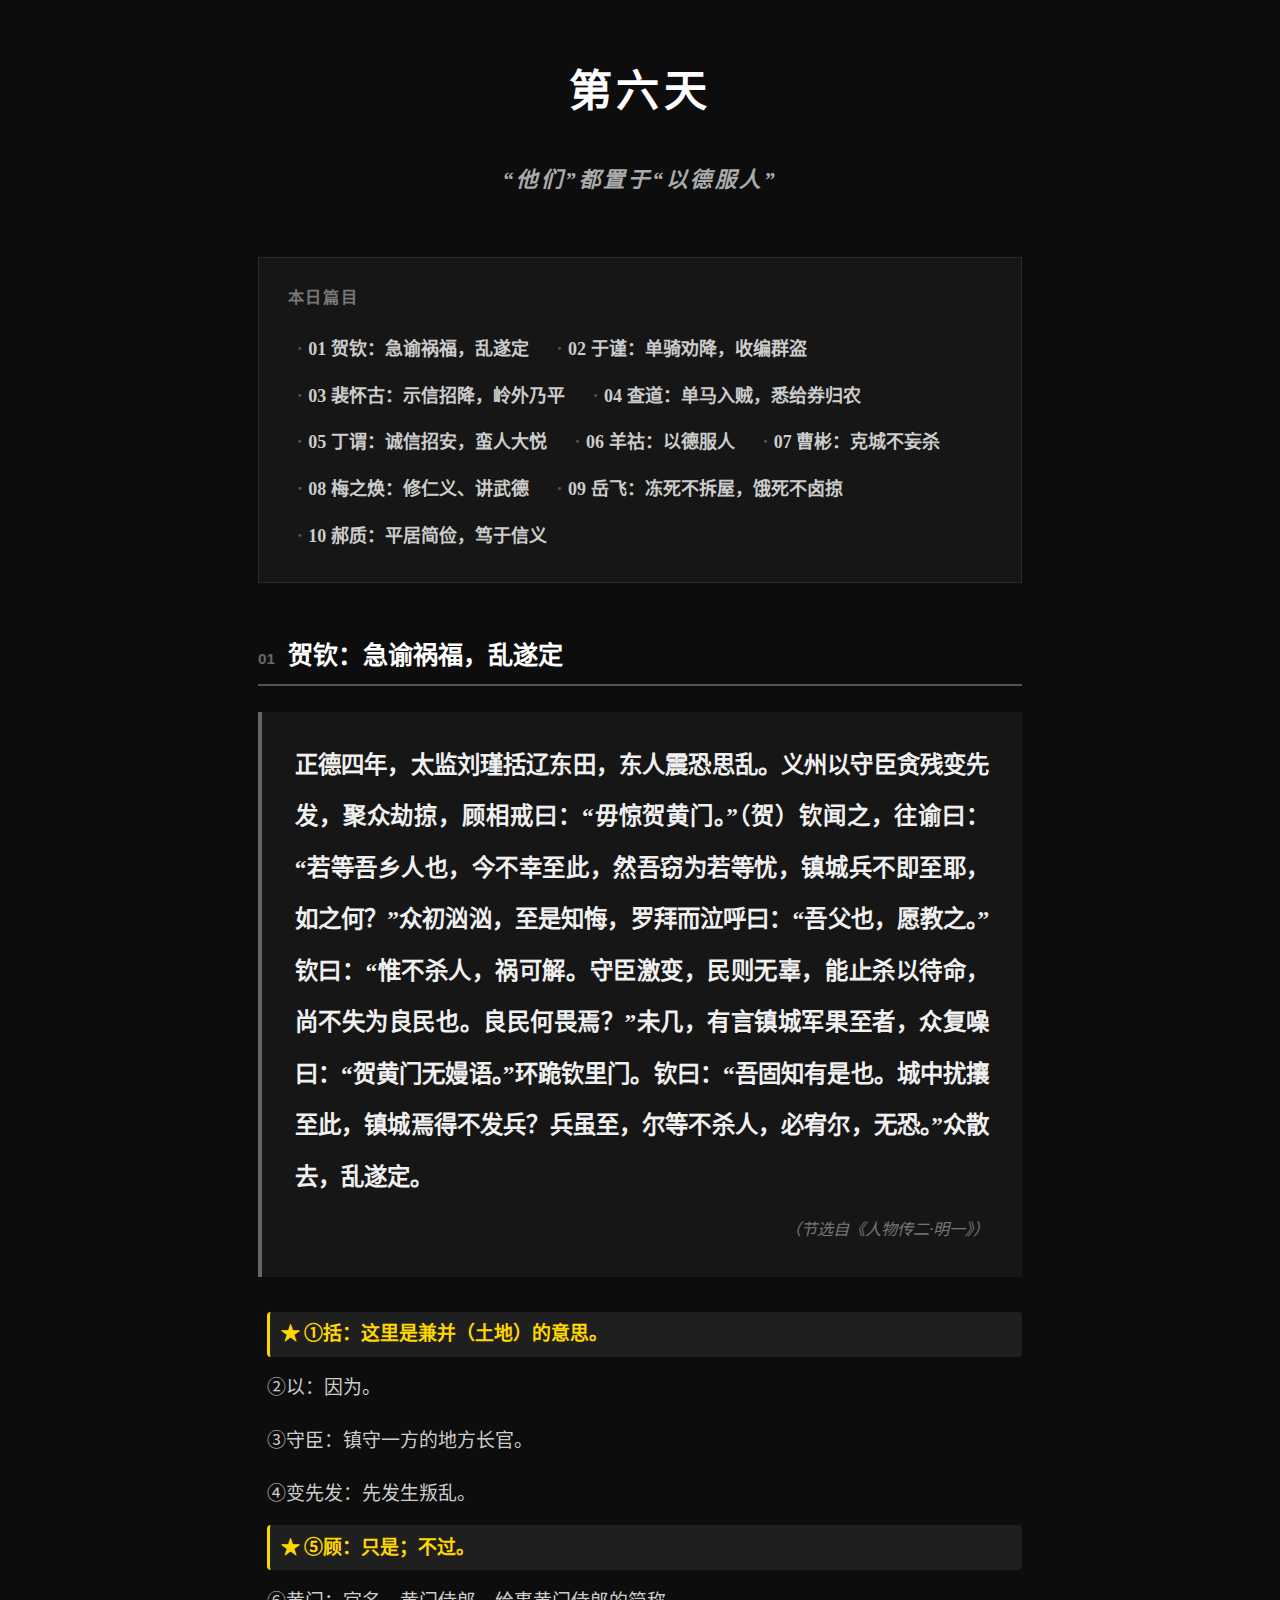
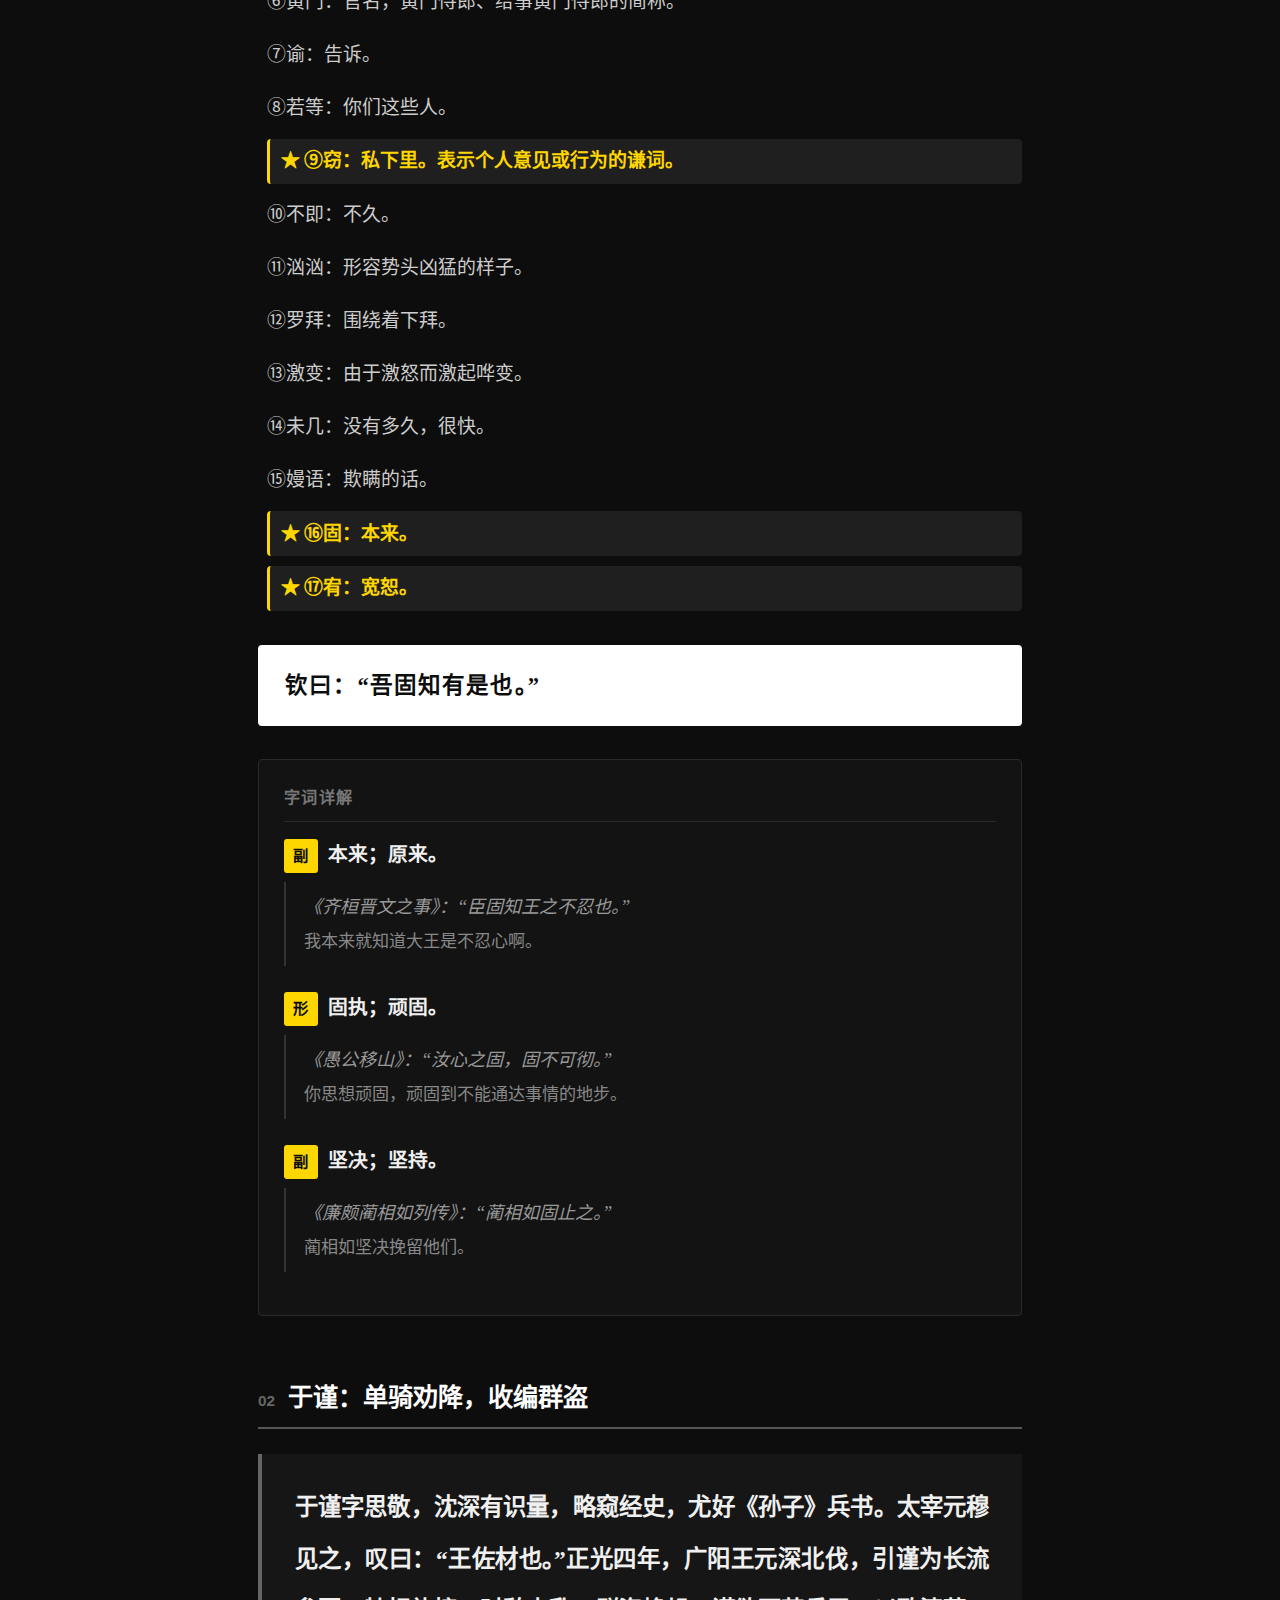
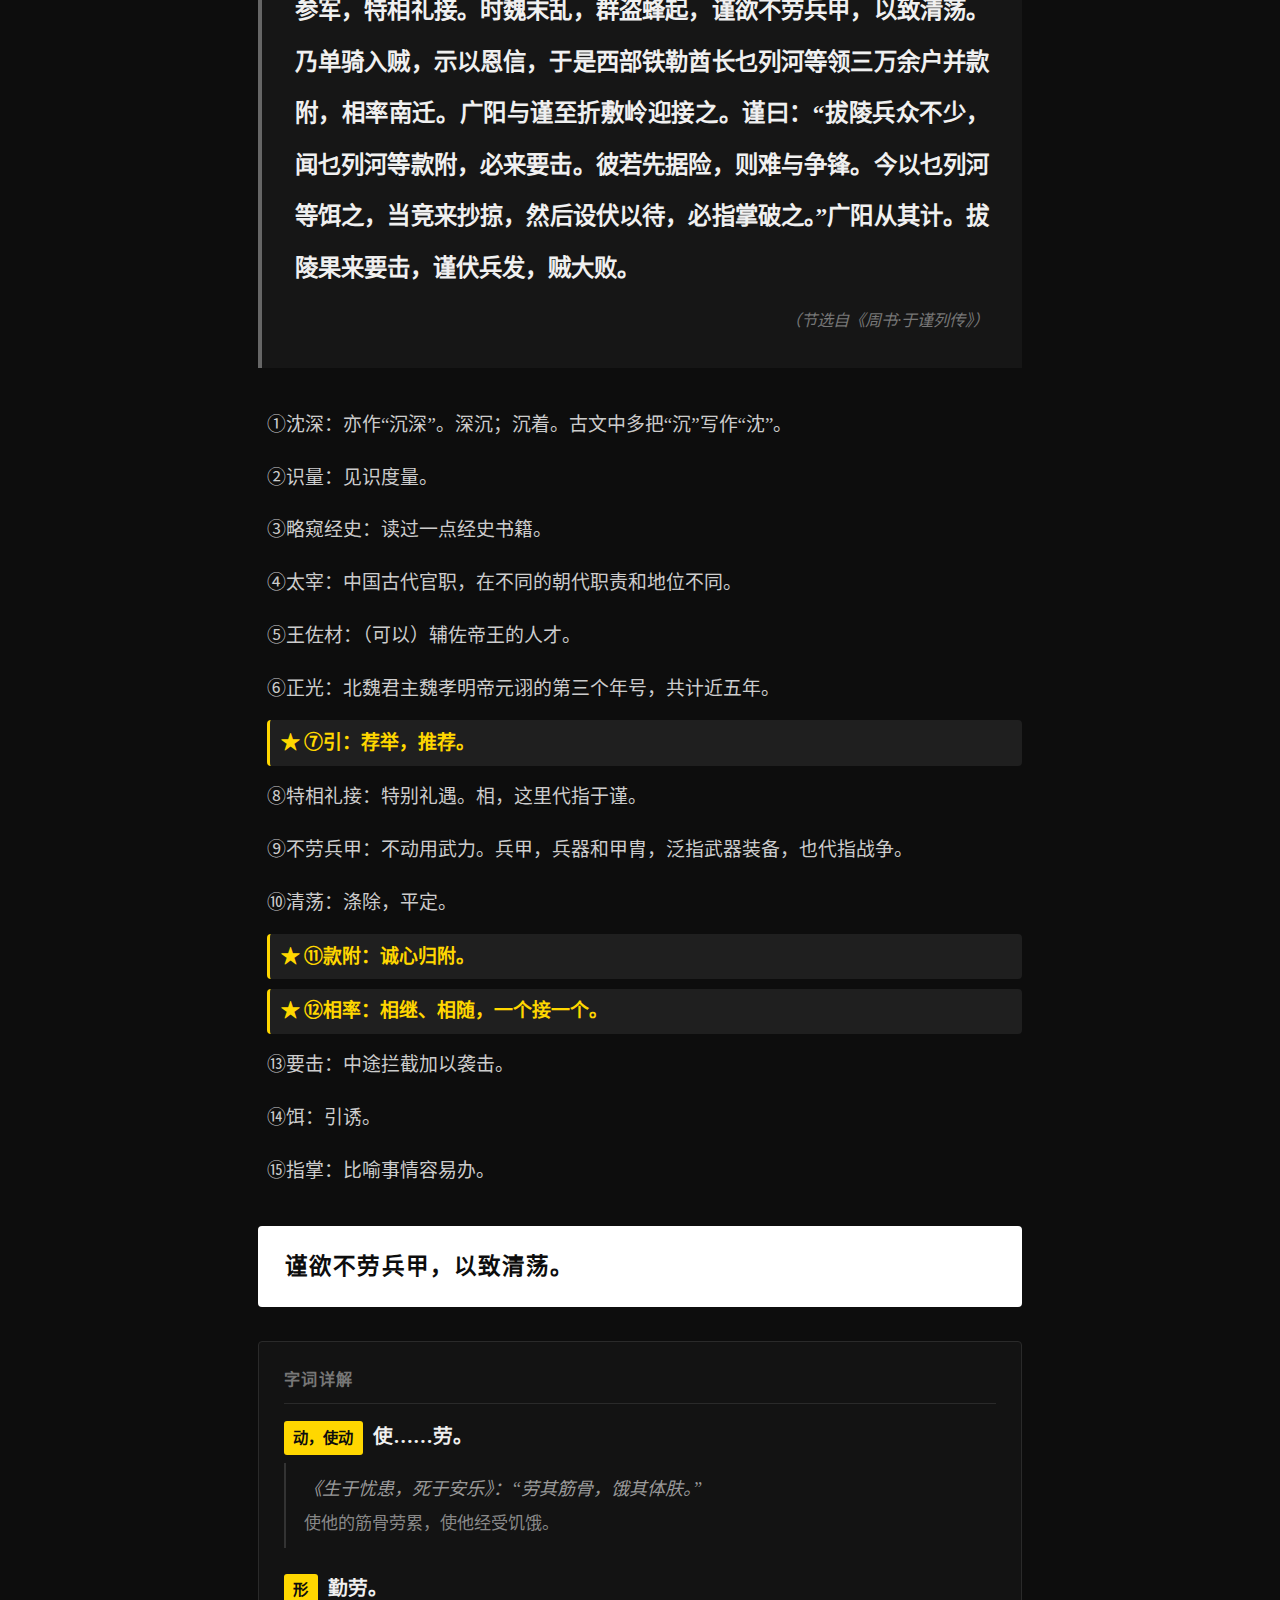
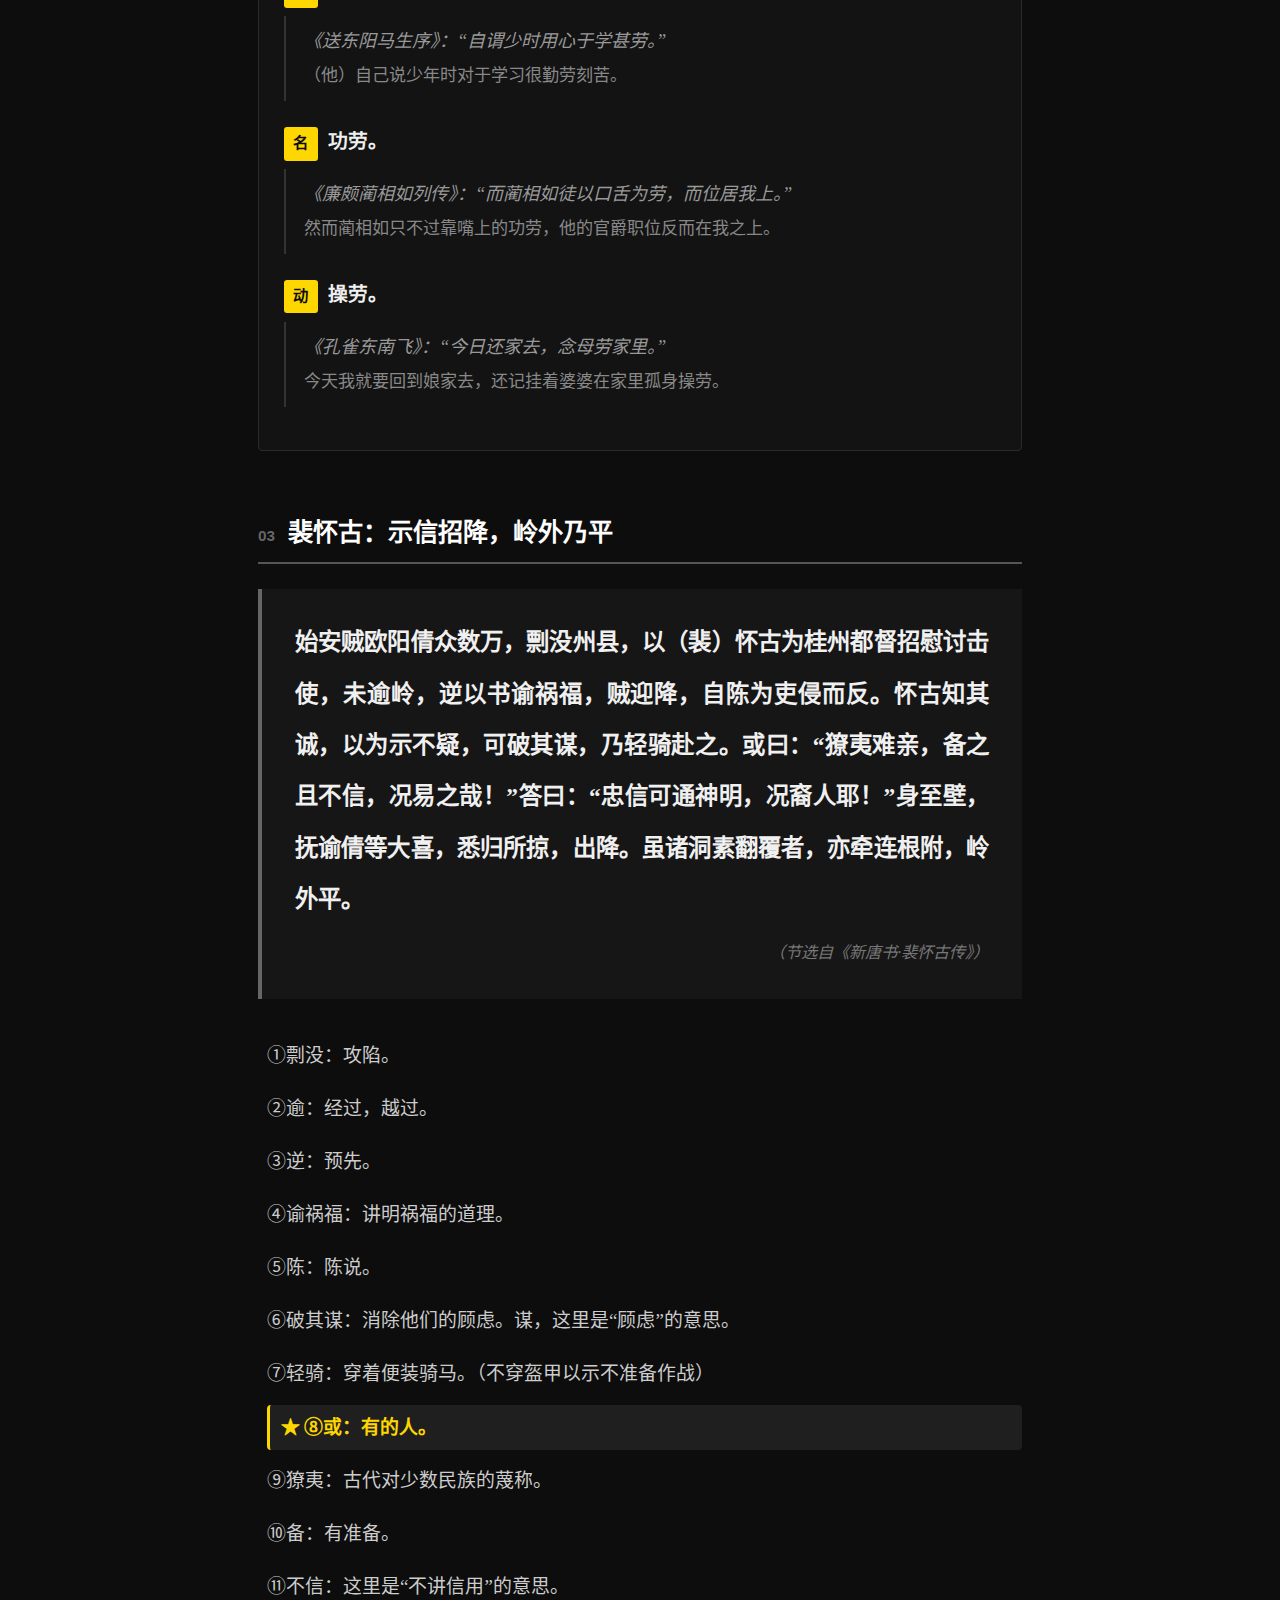
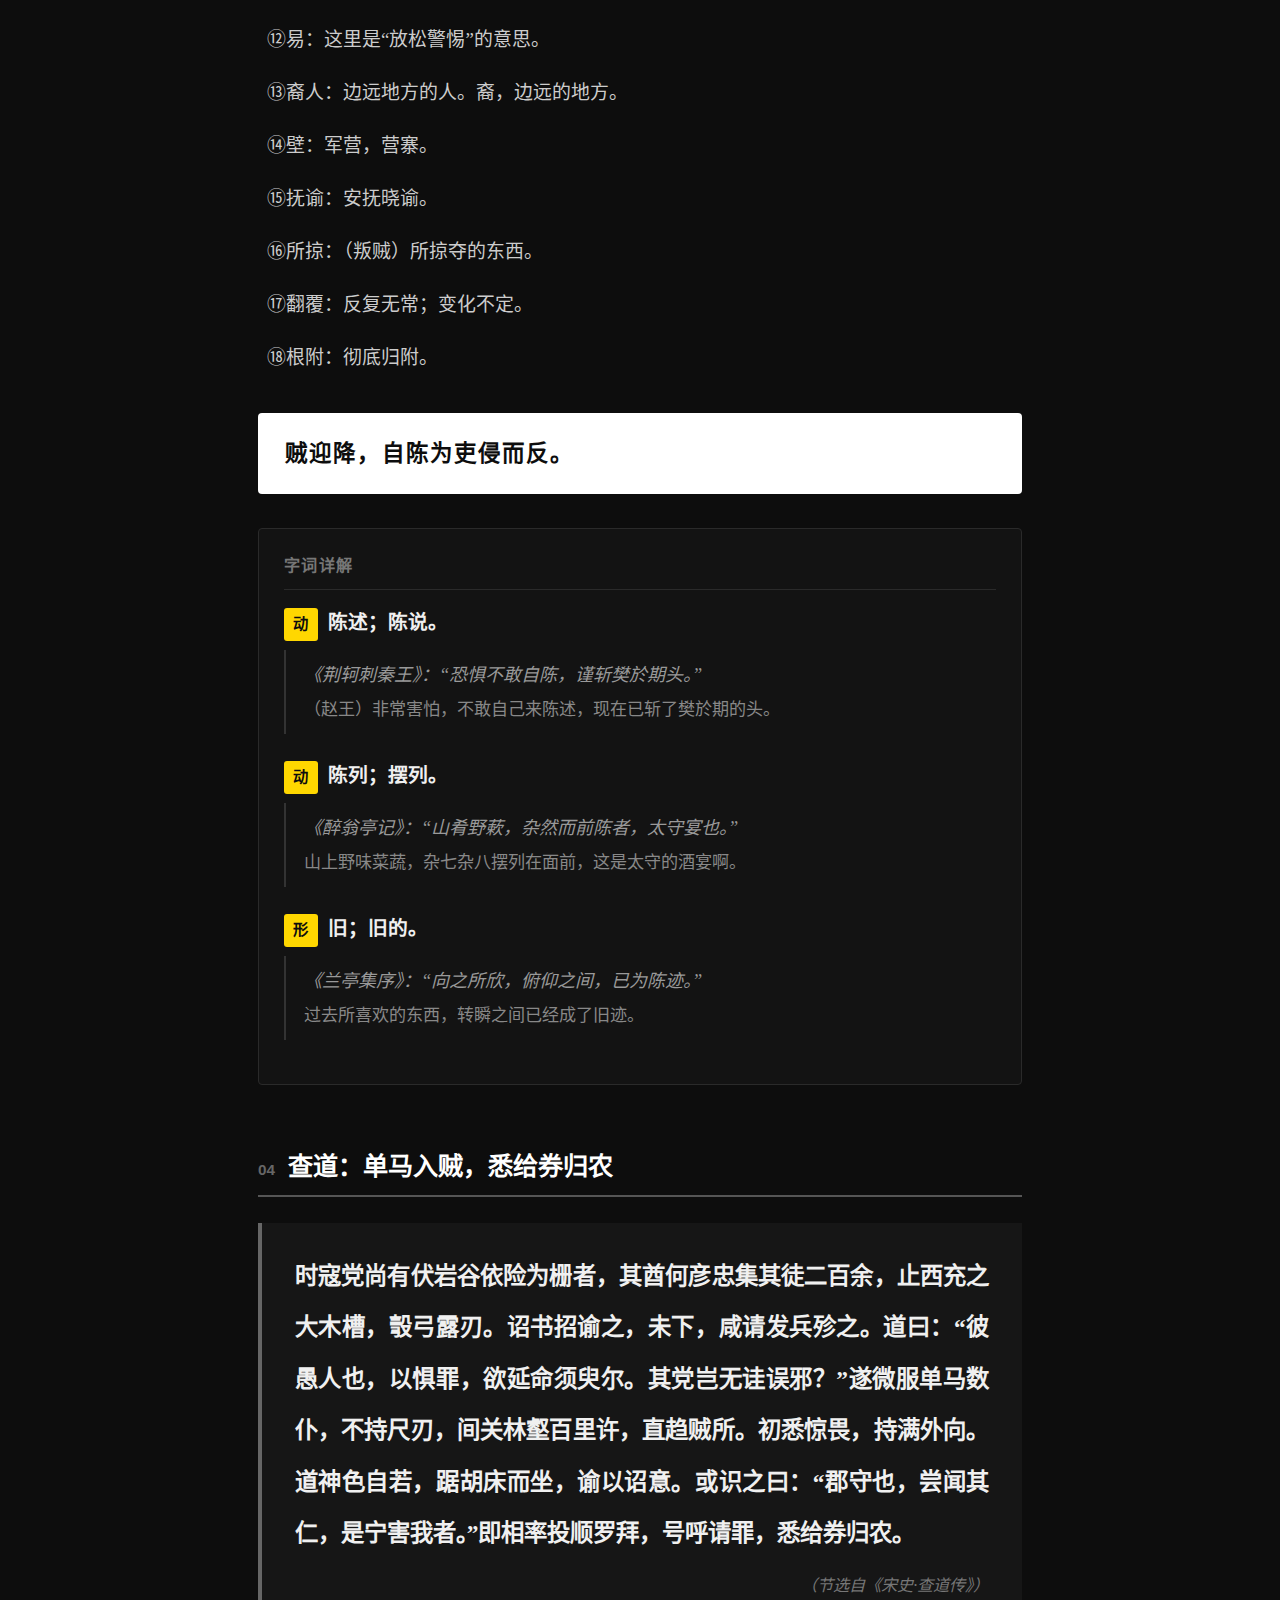
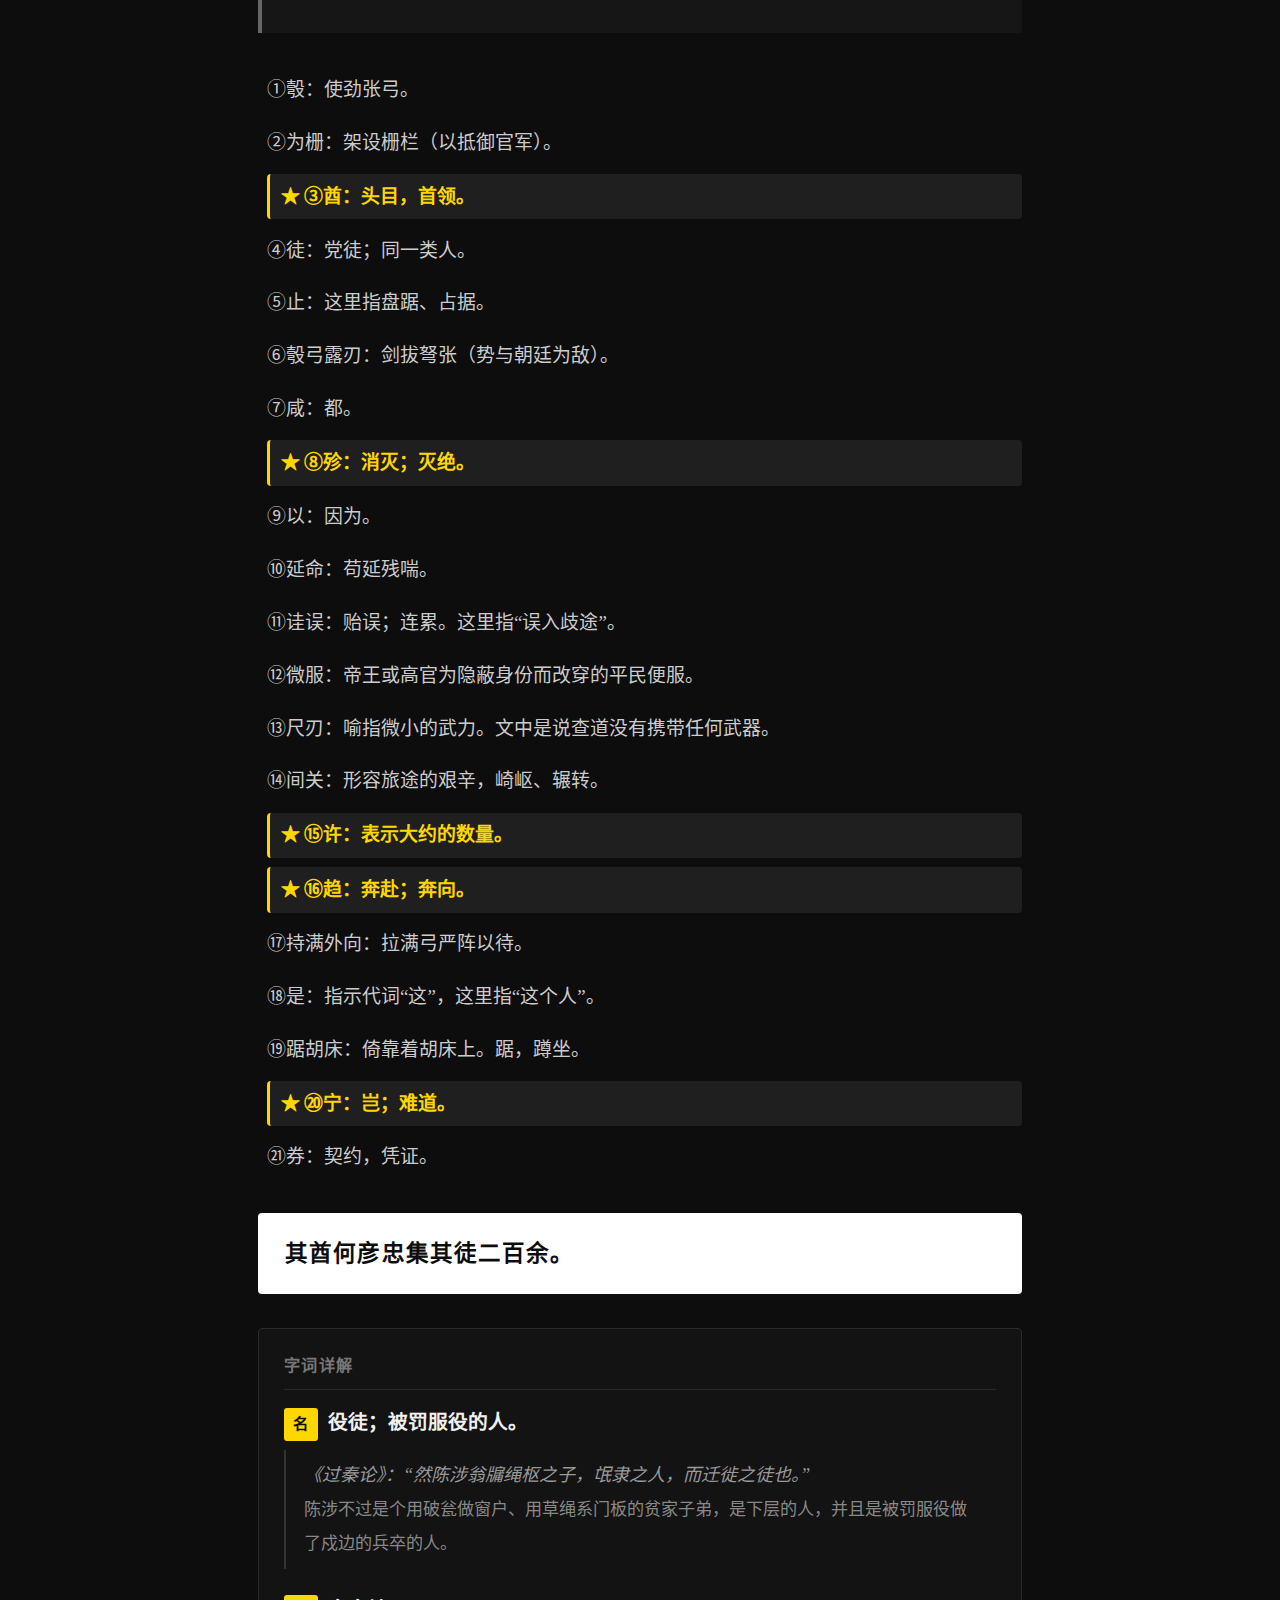
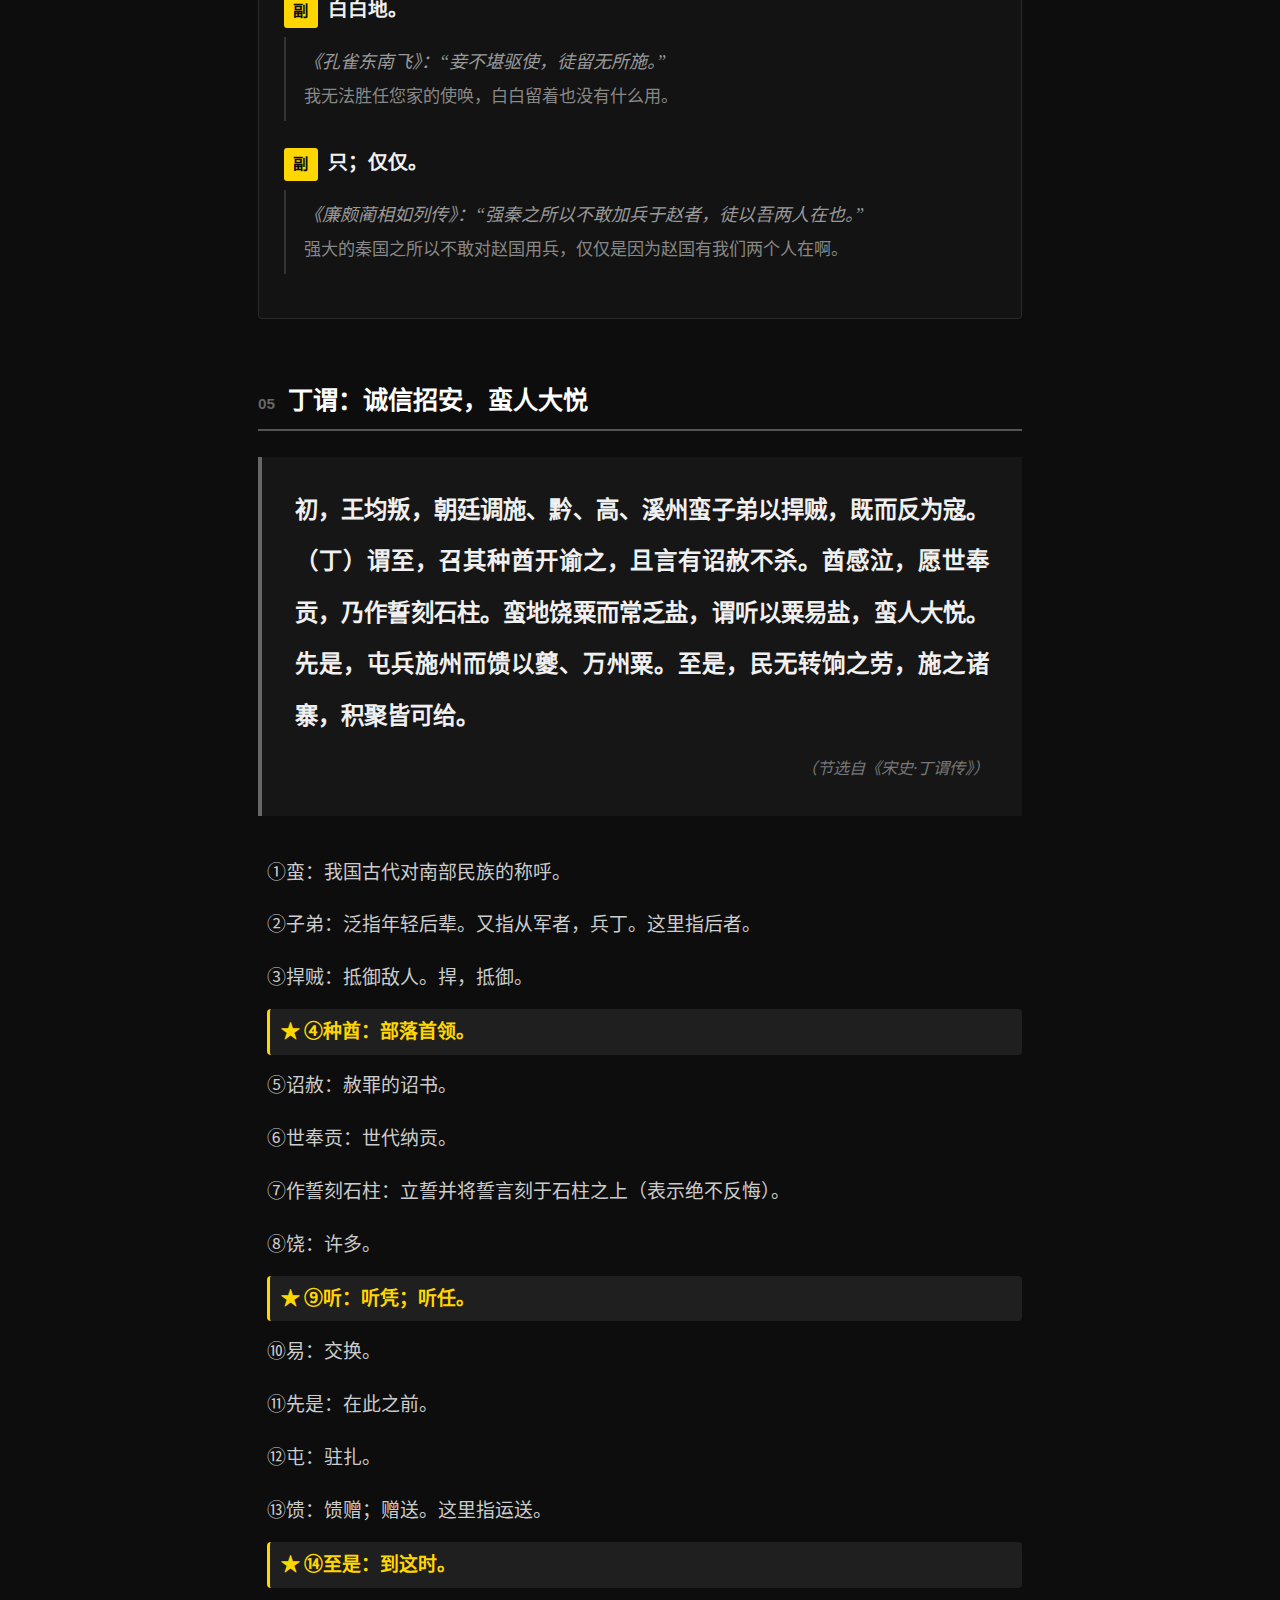
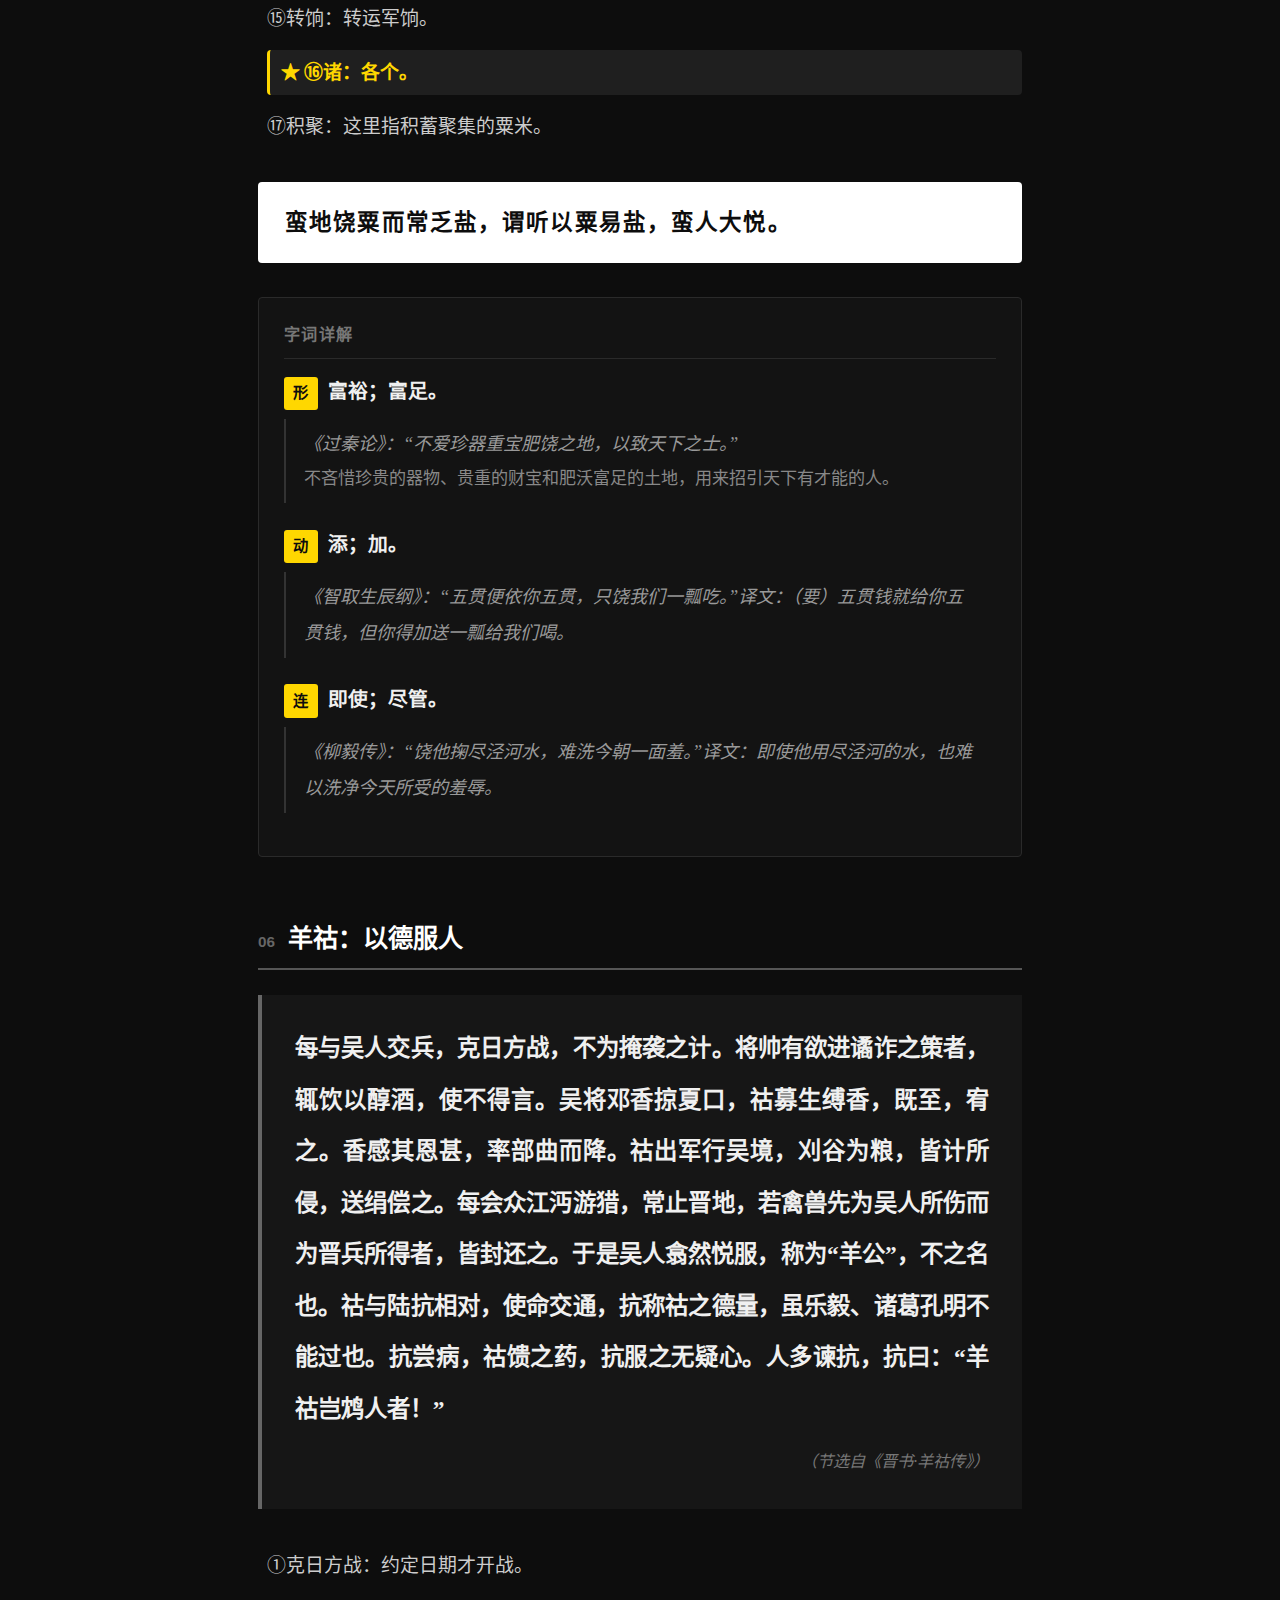
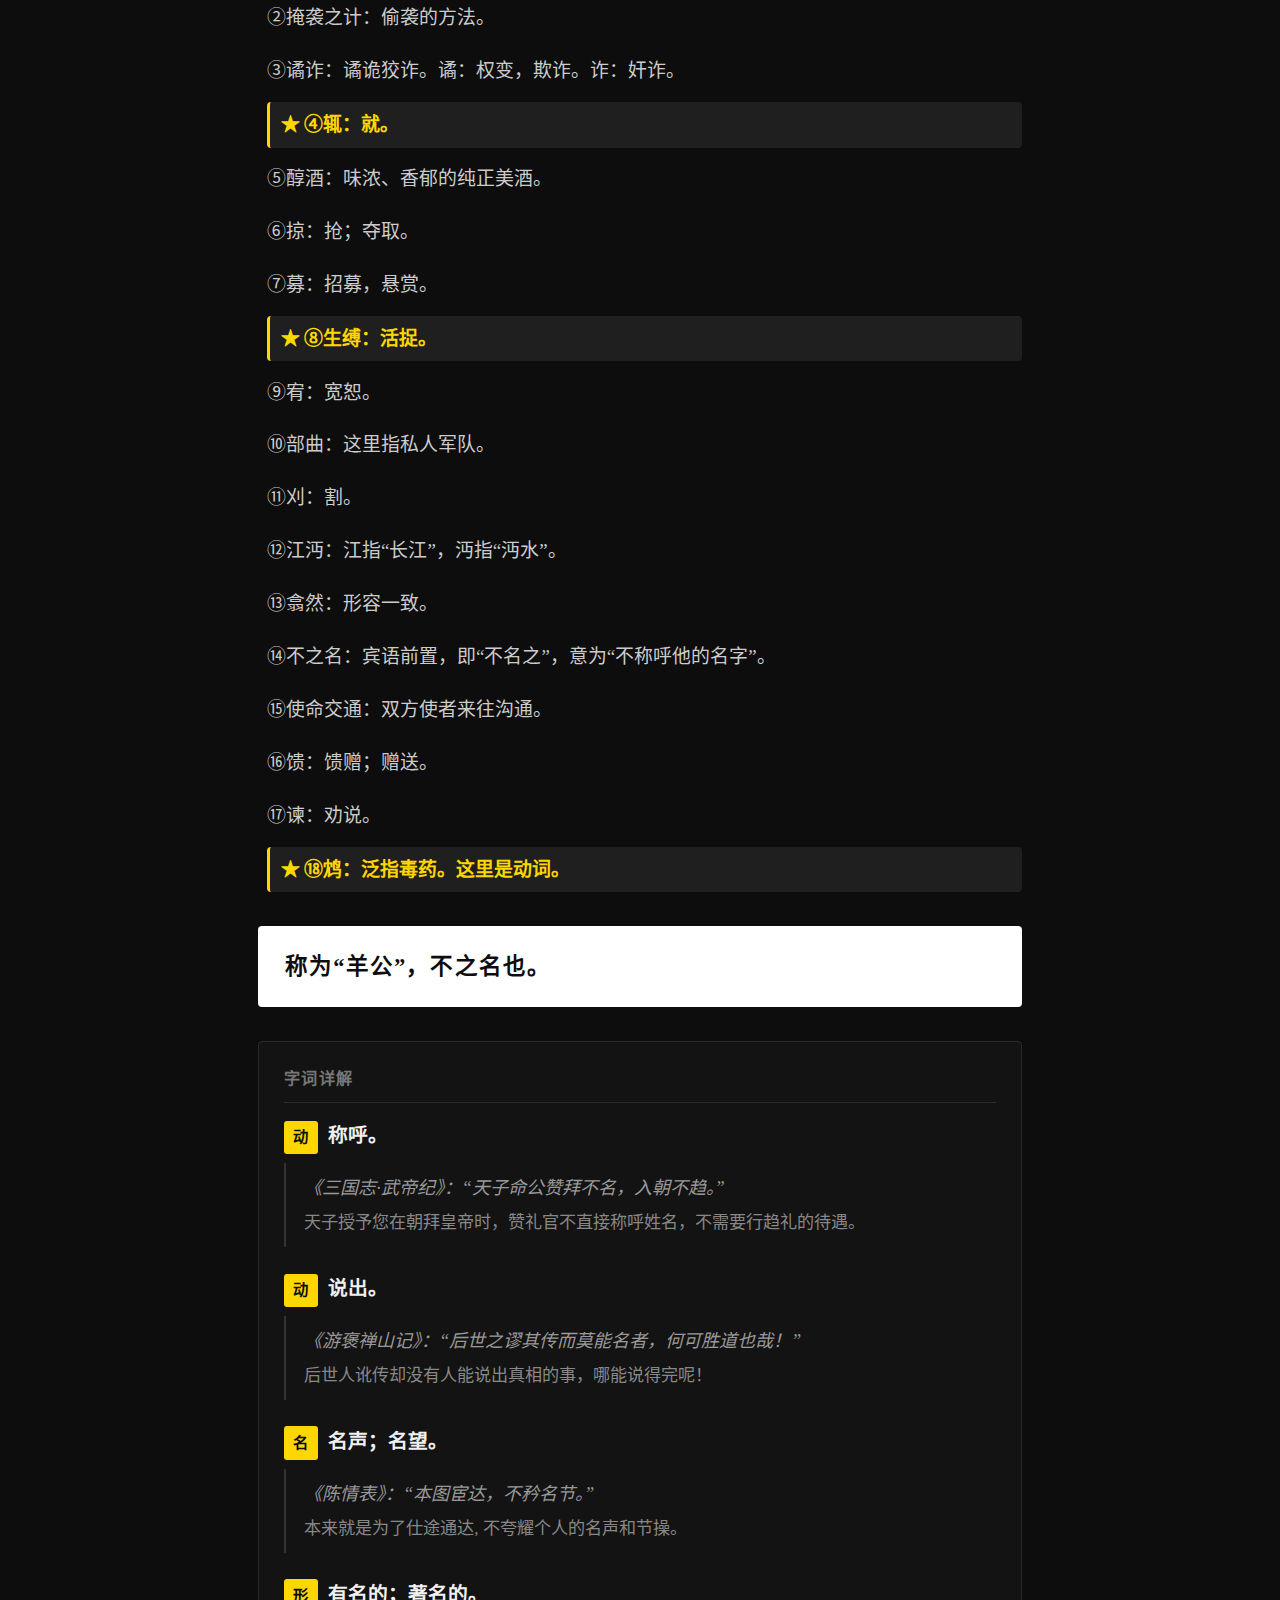
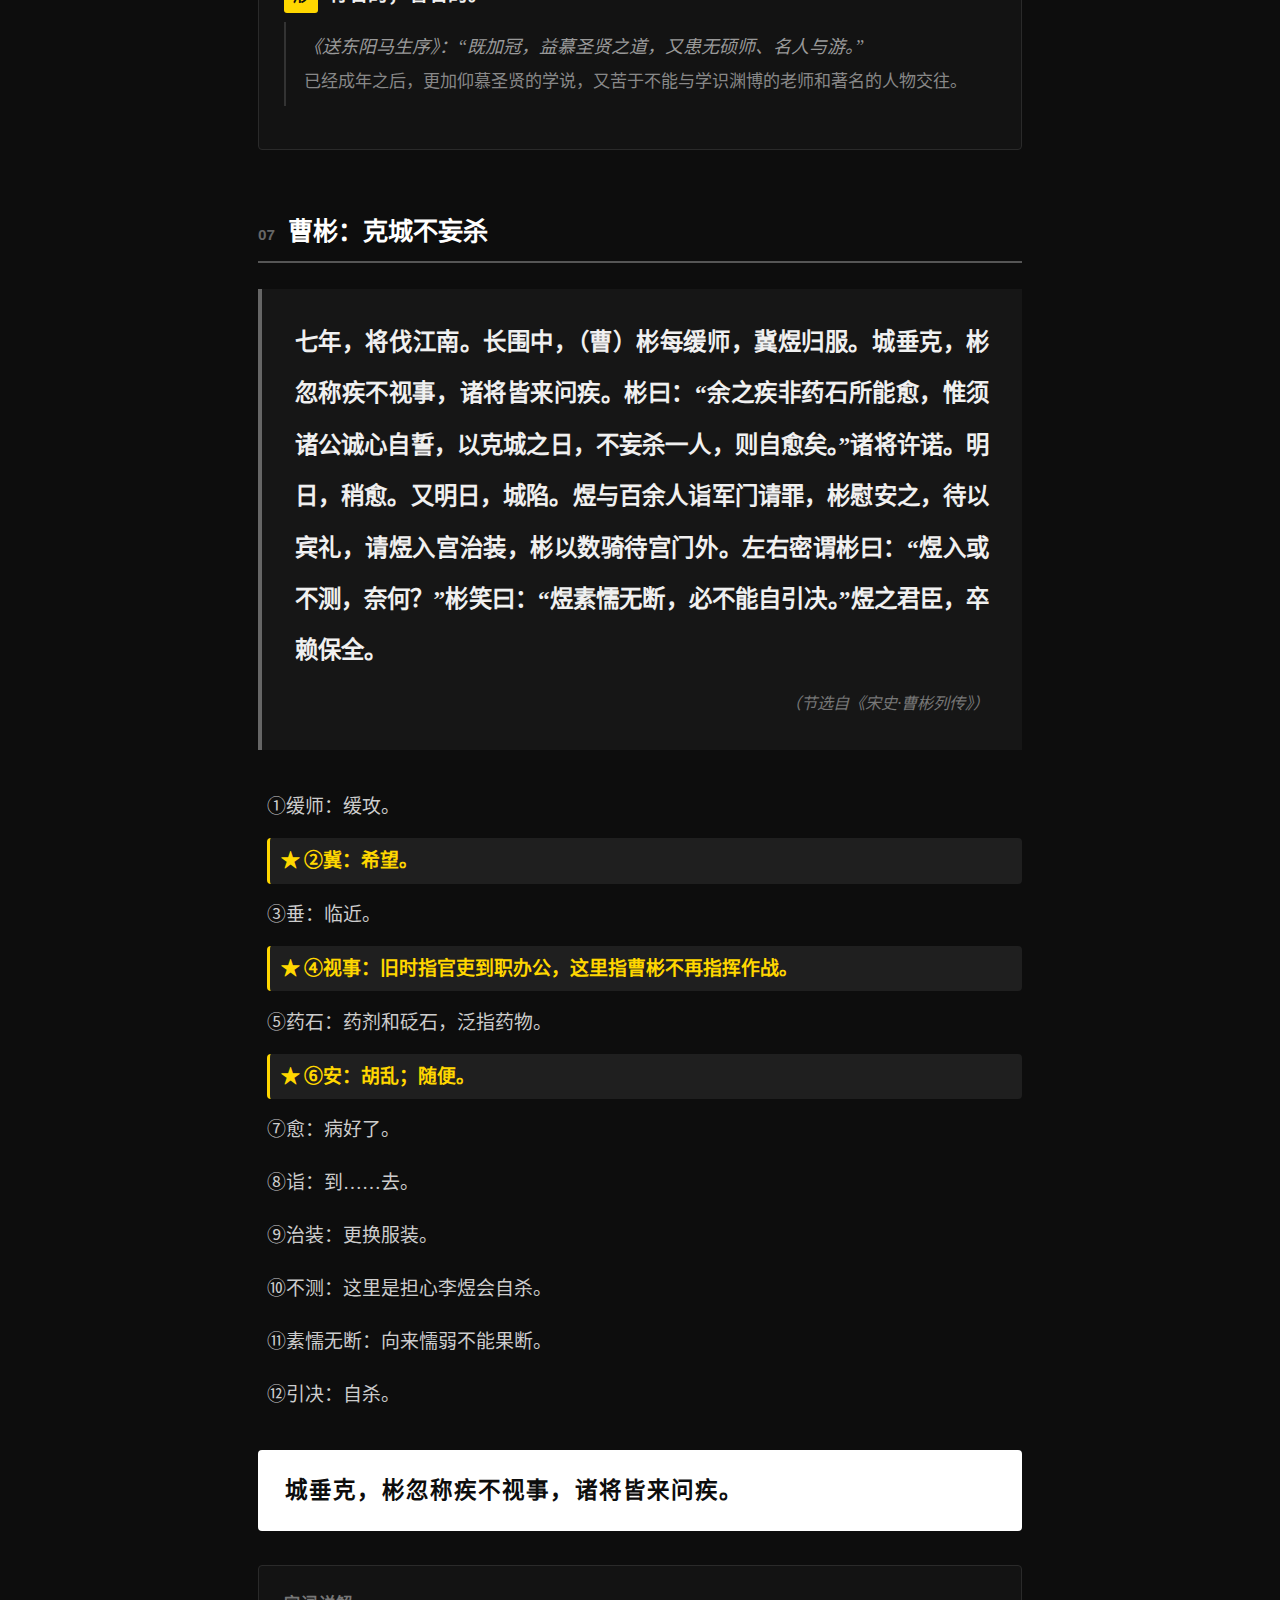
<file: day6.html>
<!DOCTYPE html>
<html lang="zh-CN">
<head>
  <meta charset="UTF-8">
  <meta name="viewport" content="width=device-width, initial-scale=1.0">
  <title>第六天 · 21天古文拆分</title>
  <meta name="description" content="第六天 - “他们”都置于“以德服人”">
  <link rel="stylesheet" href="style.css">
</head>
<body>
  <div class="container">
    <h1 class="page-title">第六天</h1>
    <p class="page-subtitle">“他们”都置于“以德服人”</p>

    <div class="toc">
      <div class="toc-title">本日篇目</div>
      <a href="#p1">01 贺钦：急谕祸福，乱遂定</a>
      <a href="#p2">02 于谨：单骑劝降，收编群盗</a>
      <a href="#p3">03 裴怀古：示信招降，岭外乃平</a>
      <a href="#p4">04 查道：单马入贼，悉给券归农</a>
      <a href="#p5">05 丁谓：诚信招安，蛮人大悦</a>
      <a href="#p6">06 羊祜：以德服人</a>
      <a href="#p7">07 曹彬：克城不妄杀</a>
      <a href="#p8">08 梅之焕：修仁义、讲武德</a>
      <a href="#p9">09 岳飞：冻死不拆屋，饿死不卤掠</a>
      <a href="#p10">10 郝质：平居简俭，笃于信义</a>
    </div>

    <div class="passage" id="p1">
  <h2 class="passage-title"><span class="passage-num">01</span> 贺钦：急谕祸福，乱遂定</h2>
  <div class="original-text">正德四年，太监刘瑾括辽东田，东人震恐思乱。义州以守臣贪残变先发，聚众劫掠，顾相戒曰：“毋惊贺黄门。”（贺）钦闻之，往谕曰：“若等吾乡人也，今不幸至此，然吾窃为若等忧，镇城兵不即至耶，如之何？”众初汹汹，至是知悔，罗拜而泣呼曰：“吾父也，愿教之。”钦曰：“惟不杀人，祸可解。守臣激变，民则无辜，能止杀以待命，尚不失为良民也。良民何畏焉？”未几，有言镇城军果至者，众复噪曰：“贺黄门无嫚语。”环跪钦里门。钦曰：“吾固知有是也。城中扰攘至此，镇城焉得不发兵？兵虽至，尔等不杀人，必宥尔，无恐。”众散去，乱遂定。
    <span class="source">（节选自《人物传二·明一》）</span>
  </div>
  <div class="notes">
    <div class="note note-key"><span class="note-star">★</span>①括：这里是兼并（土地）的意思。</div>
    <div class="note">②以：因为。</div>
    <div class="note">③守臣：镇守一方的地方长官。</div>
    <div class="note">④变先发：先发生叛乱。</div>
    <div class="note note-key"><span class="note-star">★</span>⑤顾：只是；不过。</div>
    <div class="note">⑥黄门：官名，黄门侍郎、给事黄门侍郎的简称。</div>
    <div class="note">⑦谕：告诉。</div>
    <div class="note">⑧若等：你们这些人。</div>
    <div class="note note-key"><span class="note-star">★</span>⑨窃：私下里。表示个人意见或行为的谦词。</div>
    <div class="note">⑩不即：不久。</div>
    <div class="note">⑪汹汹：形容势头凶猛的样子。</div>
    <div class="note">⑫罗拜：围绕着下拜。</div>
    <div class="note">⑬激变：由于激怒而激起哗变。</div>
    <div class="note">⑭未几：没有多久，很快。</div>
    <div class="note">⑮嫚语：欺瞒的话。</div>
    <div class="note note-key"><span class="note-star">★</span>⑯固：本来。</div>
    <div class="note note-key"><span class="note-star">★</span>⑰宥：宽恕。</div>
  </div>
  <div class="key-sentence">钦曰：“吾固知有是也。”</div>
  <div class="word-detail">
    <div class="word-detail-title">字词详解</div>
    <div class="word-meaning">
      <span class="word-pos">副</span>
      <span class="word-def">本来；原来。</span>
      <div class="word-example">
        <span class="example-source">《齐桓晋文之事》：“臣固知王之不忍也。”</span>
        <span class="example-trans">我本来就知道大王是不忍心啊。</span>
      </div>
    </div>
    <div class="word-meaning">
      <span class="word-pos">形</span>
      <span class="word-def">固执；顽固。</span>
      <div class="word-example">
        <span class="example-source">《愚公移山》：“汝心之固，固不可彻。”</span>
        <span class="example-trans">你思想顽固，顽固到不能通达事情的地步。</span>
      </div>
    </div>
    <div class="word-meaning">
      <span class="word-pos">副</span>
      <span class="word-def">坚决；坚持。</span>
      <div class="word-example">
        <span class="example-source">《廉颇蔺相如列传》：“蔺相如固止之。”</span>
        <span class="example-trans">蔺相如坚决挽留他们。</span>
      </div>
    </div>
  </div>
</div>

<div class="passage" id="p2">
  <h2 class="passage-title"><span class="passage-num">02</span> 于谨：单骑劝降，收编群盗</h2>
  <div class="original-text">于谨字思敬，沈深有识量，略窥经史，尤好《孙子》兵书。太宰元穆见之，叹曰：“王佐材也。”正光四年，广阳王元深北伐，引谨为长流参军，特相礼接。时魏末乱，群盗蜂起，谨欲不劳兵甲，以致清荡。乃单骑入贼，示以恩信，于是西部铁勒酋长乜列河等领三万余户并款附，相率南迁。广阳与谨至折敷岭迎接之。谨曰：“拔陵兵众不少，闻乜列河等款附，必来要击。彼若先据险，则难与争锋。今以乜列河等饵之，当竞来抄掠，然后设伏以待，必指掌破之。”广阳从其计。拔陵果来要击，谨伏兵发，贼大败。
    <span class="source">（节选自《周书·于谨列传》）</span>
  </div>
  <div class="notes">
    <div class="note">①沈深：亦作“沉深”。深沉；沉着。古文中多把“沉”写作“沈”。</div>
    <div class="note">②识量：见识度量。</div>
    <div class="note">③略窥经史：读过一点经史书籍。</div>
    <div class="note">④太宰：中国古代官职，在不同的朝代职责和地位不同。</div>
    <div class="note">⑤王佐材：（可以）辅佐帝王的人才。</div>
    <div class="note">⑥正光：北魏君主魏孝明帝元诩的第三个年号，共计近五年。</div>
    <div class="note note-key"><span class="note-star">★</span>⑦引：荐举，推荐。</div>
    <div class="note">⑧特相礼接：特别礼遇。相，这里代指于谨。</div>
    <div class="note">⑨不劳兵甲：不动用武力。兵甲，兵器和甲胄，泛指武器装备，也代指战争。</div>
    <div class="note">⑩清荡：涤除，平定。</div>
    <div class="note note-key"><span class="note-star">★</span>⑪款附：诚心归附。</div>
    <div class="note note-key"><span class="note-star">★</span>⑫相率：相继、相随，一个接一个。</div>
    <div class="note">⑬要击：中途拦截加以袭击。</div>
    <div class="note">⑭饵：引诱。</div>
    <div class="note">⑮指掌：比喻事情容易办。</div>
  </div>
  <div class="key-sentence">谨欲不劳兵甲，以致清荡。</div>
  <div class="word-detail">
    <div class="word-detail-title">字词详解</div>
    <div class="word-meaning">
      <span class="word-pos">动，使动</span>
      <span class="word-def">使……劳。</span>
      <div class="word-example">
        <span class="example-source">《生于忧患，死于安乐》：“劳其筋骨，饿其体肤。”</span>
        <span class="example-trans">使他的筋骨劳累，使他经受饥饿。</span>
      </div>
    </div>
    <div class="word-meaning">
      <span class="word-pos">形</span>
      <span class="word-def">勤劳。</span>
      <div class="word-example">
        <span class="example-source">《送东阳马生序》：“自谓少时用心于学甚劳。”</span>
        <span class="example-trans">（他）自己说少年时对于学习很勤劳刻苦。</span>
      </div>
    </div>
    <div class="word-meaning">
      <span class="word-pos">名</span>
      <span class="word-def">功劳。</span>
      <div class="word-example">
        <span class="example-source">《廉颇蔺相如列传》：“而蔺相如徒以口舌为劳，而位居我上。”</span>
        <span class="example-trans">然而蔺相如只不过靠嘴上的功劳，他的官爵职位反而在我之上。</span>
      </div>
    </div>
    <div class="word-meaning">
      <span class="word-pos">动</span>
      <span class="word-def">操劳。</span>
      <div class="word-example">
        <span class="example-source">《孔雀东南飞》：“今日还家去，念母劳家里。”</span>
        <span class="example-trans">今天我就要回到娘家去，还记挂着婆婆在家里孤身操劳。</span>
      </div>
    </div>
  </div>
</div>

<div class="passage" id="p3">
  <h2 class="passage-title"><span class="passage-num">03</span> 裴怀古：示信招降，岭外乃平</h2>
  <div class="original-text">始安贼欧阳倩众数万，剽没州县，以（裴）怀古为桂州都督招慰讨击使，未逾岭，逆以书谕祸福，贼迎降，自陈为吏侵而反。怀古知其诚，以为示不疑，可破其谋，乃轻骑赴之。或曰：“獠夷难亲，备之且不信，况易之哉！”答曰：“忠信可通神明，况裔人耶！”身至壁，抚谕倩等大喜，悉归所掠，出降。虽诸洞素翻覆者，亦牵连根附，岭外平。
    <span class="source">（节选自《新唐书·裴怀古传》）</span>
  </div>
  <div class="notes">
    <div class="note">①剽没：攻陷。</div>
    <div class="note">②逾：经过，越过。</div>
    <div class="note">③逆：预先。</div>
    <div class="note">④谕祸福：讲明祸福的道理。</div>
    <div class="note">⑤陈：陈说。</div>
    <div class="note">⑥破其谋：消除他们的顾虑。谋，这里是“顾虑”的意思。</div>
    <div class="note">⑦轻骑：穿着便装骑马。（不穿盔甲以示不准备作战）</div>
    <div class="note note-key"><span class="note-star">★</span>⑧或：有的人。</div>
    <div class="note">⑨獠夷：古代对少数民族的蔑称。</div>
    <div class="note">⑩备：有准备。</div>
    <div class="note">⑪不信：这里是“不讲信用”的意思。</div>
    <div class="note">⑫易：这里是“放松警惕”的意思。</div>
    <div class="note">⑬裔人：边远地方的人。裔，边远的地方。</div>
    <div class="note">⑭壁：军营，营寨。</div>
    <div class="note">⑮抚谕：安抚晓谕。</div>
    <div class="note">⑯所掠：（叛贼）所掠夺的东西。</div>
    <div class="note">⑰翻覆：反复无常；变化不定。</div>
    <div class="note">⑱根附：彻底归附。</div>
  </div>
  <div class="key-sentence">贼迎降，自陈为吏侵而反。</div>
  <div class="word-detail">
    <div class="word-detail-title">字词详解</div>
    <div class="word-meaning">
      <span class="word-pos">动</span>
      <span class="word-def">陈述；陈说。</span>
      <div class="word-example">
        <span class="example-source">《荆轲刺秦王》：“恐惧不敢自陈，谨斩樊於期头。”</span>
        <span class="example-trans">（赵王）非常害怕，不敢自己来陈述，现在已斩了樊於期的头。</span>
      </div>
    </div>
    <div class="word-meaning">
      <span class="word-pos">动</span>
      <span class="word-def">陈列；摆列。</span>
      <div class="word-example">
        <span class="example-source">《醉翁亭记》：“山肴野蔌，杂然而前陈者，太守宴也。”</span>
        <span class="example-trans">山上野味菜蔬，杂七杂八摆列在面前，这是太守的酒宴啊。</span>
      </div>
    </div>
    <div class="word-meaning">
      <span class="word-pos">形</span>
      <span class="word-def">旧；旧的。</span>
      <div class="word-example">
        <span class="example-source">《兰亭集序》：“向之所欣，俯仰之间，已为陈迹。”</span>
        <span class="example-trans">过去所喜欢的东西，转瞬之间已经成了旧迹。</span>
      </div>
    </div>
  </div>
</div>

<div class="passage" id="p4">
  <h2 class="passage-title"><span class="passage-num">04</span> 查道：单马入贼，悉给券归农</h2>
  <div class="original-text">时寇党尚有伏岩谷依险为栅者，其酋何彦忠集其徒二百余，止西充之大木槽，彀弓露刃。诏书招谕之，未下，咸请发兵殄之。道曰：“彼愚人也，以惧罪，欲延命须臾尔。其党岂无诖误邪？”遂微服单马数仆，不持尺刃，间关林壑百里许，直趋贼所。初悉惊畏，持满外向。道神色自若，踞胡床而坐，谕以诏意。或识之曰：“郡守也，尝闻其仁，是宁害我者。”即相率投顺罗拜，号呼请罪，悉给券归农。
    <span class="source">（节选自《宋史·查道传》）</span>
  </div>
  <div class="notes">
    <div class="note">①彀：使劲张弓。</div>
    <div class="note">②为栅：架设栅栏（以抵御官军）。</div>
    <div class="note note-key"><span class="note-star">★</span>③酋：头目，首领。</div>
    <div class="note">④徒：党徒；同一类人。</div>
    <div class="note">⑤止：这里指盘踞、占据。</div>
    <div class="note">⑥彀弓露刃：剑拔弩张（势与朝廷为敌）。</div>
    <div class="note">⑦咸：都。</div>
    <div class="note note-key"><span class="note-star">★</span>⑧殄：消灭；灭绝。</div>
    <div class="note">⑨以：因为。</div>
    <div class="note">⑩延命：苟延残喘。</div>
    <div class="note">⑪诖误：贻误；连累。这里指“误入歧途”。</div>
    <div class="note">⑫微服：帝王或高官为隐蔽身份而改穿的平民便服。</div>
    <div class="note">⑬尺刃：喻指微小的武力。文中是说查道没有携带任何武器。</div>
    <div class="note">⑭间关：形容旅途的艰辛，崎岖、辗转。</div>
    <div class="note note-key"><span class="note-star">★</span>⑮许：表示大约的数量。</div>
    <div class="note note-key"><span class="note-star">★</span>⑯趋：奔赴；奔向。</div>
    <div class="note">⑰持满外向：拉满弓严阵以待。</div>
    <div class="note">⑱是：指示代词“这”，这里指“这个人”。</div>
    <div class="note">⑲踞胡床：倚靠着胡床上。踞，蹲坐。</div>
    <div class="note note-key"><span class="note-star">★</span>⑳宁：岂；难道。</div>
    <div class="note">㉑券：契约，凭证。</div>
  </div>
  <div class="key-sentence">其酋何彦忠集其徒二百余。</div>
  <div class="word-detail">
    <div class="word-detail-title">字词详解</div>
    <div class="word-meaning">
      <span class="word-pos">名</span>
      <span class="word-def">役徒；被罚服役的人。</span>
      <div class="word-example">
        <span class="example-source">《过秦论》：“然陈涉翁牖绳枢之子，氓隶之人，而迁徙之徒也。”</span>
        <span class="example-trans">陈涉不过是个用破瓮做窗户、用草绳系门板的贫家子弟，是下层的人，并且是被罚服役做了戍边的兵卒的人。</span>
      </div>
    </div>
    <div class="word-meaning">
      <span class="word-pos">副</span>
      <span class="word-def">白白地。</span>
      <div class="word-example">
        <span class="example-source">《孔雀东南飞》：“妾不堪驱使，徒留无所施。”</span>
        <span class="example-trans">我无法胜任您家的使唤，白白留着也没有什么用。</span>
      </div>
    </div>
    <div class="word-meaning">
      <span class="word-pos">副</span>
      <span class="word-def">只；仅仅。</span>
      <div class="word-example">
        <span class="example-source">《廉颇蔺相如列传》：“强秦之所以不敢加兵于赵者，徒以吾两人在也。”</span>
        <span class="example-trans">强大的秦国之所以不敢对赵国用兵，仅仅是因为赵国有我们两个人在啊。</span>
      </div>
    </div>
  </div>
</div>

<div class="passage" id="p5">
  <h2 class="passage-title"><span class="passage-num">05</span> 丁谓：诚信招安，蛮人大悦</h2>
  <div class="original-text">初，王均叛，朝廷调施、黔、高、溪州蛮子弟以捍贼，既而反为寇。（丁）谓至，召其种酋开谕之，且言有诏赦不杀。酋感泣，愿世奉贡，乃作誓刻石柱。蛮地饶粟而常乏盐，谓听以粟易盐，蛮人大悦。先是，屯兵施州而馈以夔、万州粟。至是，民无转饷之劳，施之诸寨，积聚皆可给。
    <span class="source">（节选自《宋史·丁谓传》）</span>
  </div>
  <div class="notes">
    <div class="note">①蛮：我国古代对南部民族的称呼。</div>
    <div class="note">②子弟：泛指年轻后辈。又指从军者，兵丁。这里指后者。</div>
    <div class="note">③捍贼：抵御敌人。捍，抵御。</div>
    <div class="note note-key"><span class="note-star">★</span>④种酋：部落首领。</div>
    <div class="note">⑤诏赦：赦罪的诏书。</div>
    <div class="note">⑥世奉贡：世代纳贡。</div>
    <div class="note">⑦作誓刻石柱：立誓并将誓言刻于石柱之上（表示绝不反悔）。</div>
    <div class="note">⑧饶：许多。</div>
    <div class="note note-key"><span class="note-star">★</span>⑨听：听凭；听任。</div>
    <div class="note">⑩易：交换。</div>
    <div class="note">⑪先是：在此之前。</div>
    <div class="note">⑫屯：驻扎。</div>
    <div class="note">⑬馈：馈赠；赠送。这里指运送。</div>
    <div class="note note-key"><span class="note-star">★</span>⑭至是：到这时。</div>
    <div class="note">⑮转饷：转运军饷。</div>
    <div class="note note-key"><span class="note-star">★</span>⑯诸：各个。</div>
    <div class="note">⑰积聚：这里指积蓄聚集的粟米。</div>
  </div>
  <div class="key-sentence">蛮地饶粟而常乏盐，谓听以粟易盐，蛮人大悦。</div>
  <div class="word-detail">
    <div class="word-detail-title">字词详解</div>
    <div class="word-meaning">
      <span class="word-pos">形</span>
      <span class="word-def">富裕；富足。</span>
      <div class="word-example">
        <span class="example-source">《过秦论》：“不爱珍器重宝肥饶之地，以致天下之士。”</span>
        <span class="example-trans">不吝惜珍贵的器物、贵重的财宝和肥沃富足的土地，用来招引天下有才能的人。</span>
      </div>
    </div>
    <div class="word-meaning">
      <span class="word-pos">动</span>
      <span class="word-def">添；加。</span>
      <div class="word-example">
        <span class="example-source">《智取生辰纲》：“五贯便依你五贯，只饶我们一瓢吃。”译文：（要）五贯钱就给你五贯钱，但你得加送一瓢给我们喝。</span>
      </div>
    </div>
    <div class="word-meaning">
      <span class="word-pos">连</span>
      <span class="word-def">即使；尽管。</span>
      <div class="word-example">
        <span class="example-source">《柳毅传》：“饶他掬尽泾河水，难洗今朝一面羞。”译文：即使他用尽泾河的水，也难以洗净今天所受的羞辱。</span>
      </div>
    </div>
  </div>
</div>

<div class="passage" id="p6">
  <h2 class="passage-title"><span class="passage-num">06</span> 羊祜：以德服人</h2>
  <div class="original-text">每与吴人交兵，克日方战，不为掩袭之计。将帅有欲进谲诈之策者，辄饮以醇酒，使不得言。吴将邓香掠夏口，祜募生缚香，既至，宥之。香感其恩甚，率部曲而降。祜出军行吴境，刈谷为粮，皆计所侵，送绢偿之。每会众江沔游猎，常止晋地，若禽兽先为吴人所伤而为晋兵所得者，皆封还之。于是吴人翕然悦服，称为“羊公”，不之名也。祜与陆抗相对，使命交通，抗称祜之德量，虽乐毅、诸葛孔明不能过也。抗尝病，祜馈之药，抗服之无疑心。人多谏抗，抗曰：“羊祜岂鸩人者！”
    <span class="source">（节选自《晋书·羊祜传》）</span>
  </div>
  <div class="notes">
    <div class="note">①克日方战：约定日期才开战。</div>
    <div class="note">②掩袭之计：偷袭的方法。</div>
    <div class="note">③谲诈：谲诡狡诈。谲：权变，欺诈。诈：奸诈。</div>
    <div class="note note-key"><span class="note-star">★</span>④辄：就。</div>
    <div class="note">⑤醇酒：味浓、香郁的纯正美酒。</div>
    <div class="note">⑥掠：抢；夺取。</div>
    <div class="note">⑦募：招募，悬赏。</div>
    <div class="note note-key"><span class="note-star">★</span>⑧生缚：活捉。</div>
    <div class="note">⑨宥：宽恕。</div>
    <div class="note">⑩部曲：这里指私人军队。</div>
    <div class="note">⑪刈：割。</div>
    <div class="note">⑫江沔：江指“长江”，沔指“沔水”。</div>
    <div class="note">⑬翕然：形容一致。</div>
    <div class="note">⑭不之名：宾语前置，即“不名之”，意为“不称呼他的名字”。</div>
    <div class="note">⑮使命交通：双方使者来往沟通。</div>
    <div class="note">⑯馈：馈赠；赠送。</div>
    <div class="note">⑰谏：劝说。</div>
    <div class="note note-key"><span class="note-star">★</span>⑱鸩：泛指毒药。这里是动词。</div>
  </div>
  <div class="key-sentence">称为“羊公”，不之名也。</div>
  <div class="word-detail">
    <div class="word-detail-title">字词详解</div>
    <div class="word-meaning">
      <span class="word-pos">动</span>
      <span class="word-def">称呼。</span>
      <div class="word-example">
        <span class="example-source">《三国志·武帝纪》：“天子命公赞拜不名，入朝不趋。”</span>
        <span class="example-trans">天子授予您在朝拜皇帝时，赞礼官不直接称呼姓名，不需要行趋礼的待遇。</span>
      </div>
    </div>
    <div class="word-meaning">
      <span class="word-pos">动</span>
      <span class="word-def">说出。</span>
      <div class="word-example">
        <span class="example-source">《游褒禅山记》：“后世之谬其传而莫能名者，何可胜道也哉！”</span>
        <span class="example-trans">后世人讹传却没有人能说出真相的事，哪能说得完呢！</span>
      </div>
    </div>
    <div class="word-meaning">
      <span class="word-pos">名</span>
      <span class="word-def">名声；名望。</span>
      <div class="word-example">
        <span class="example-source">《陈情表》：“本图宦达，不矜名节。”</span>
        <span class="example-trans">本来就是为了仕途通达, 不夸耀个人的名声和节操。</span>
      </div>
    </div>
    <div class="word-meaning">
      <span class="word-pos">形</span>
      <span class="word-def">有名的；著名的。</span>
      <div class="word-example">
        <span class="example-source">《送东阳马生序》：“既加冠，益慕圣贤之道，又患无硕师、名人与游。”</span>
        <span class="example-trans">已经成年之后，更加仰慕圣贤的学说，又苦于不能与学识渊博的老师和著名的人物交往。</span>
      </div>
    </div>
  </div>
</div>

<div class="passage" id="p7">
  <h2 class="passage-title"><span class="passage-num">07</span> 曹彬：克城不妄杀</h2>
  <div class="original-text">七年，将伐江南。长围中，（曹）彬每缓师，冀煜归服。城垂克，彬忽称疾不视事，诸将皆来问疾。彬曰：“余之疾非药石所能愈，惟须诸公诚心自誓，以克城之日，不妄杀一人，则自愈矣。”诸将许诺。明日，稍愈。又明日，城陷。煜与百余人诣军门请罪，彬慰安之，待以宾礼，请煜入宫治装，彬以数骑待宫门外。左右密谓彬曰：“煜入或不测，奈何？”彬笑曰：“煜素懦无断，必不能自引决。”煜之君臣，卒赖保全。
    <span class="source">（节选自《宋史·曹彬列传》）</span>
  </div>
  <div class="notes">
    <div class="note">①缓师：缓攻。</div>
    <div class="note note-key"><span class="note-star">★</span>②冀：希望。</div>
    <div class="note">③垂：临近。</div>
    <div class="note note-key"><span class="note-star">★</span>④视事：旧时指官吏到职办公，这里指曹彬不再指挥作战。</div>
    <div class="note">⑤药石：药剂和砭石，泛指药物。</div>
    <div class="note note-key"><span class="note-star">★</span>⑥安：胡乱；随便。</div>
    <div class="note">⑦愈：病好了。</div>
    <div class="note">⑧诣：到……去。</div>
    <div class="note">⑨治装：更换服装。</div>
    <div class="note">⑩不测：这里是担心李煜会自杀。</div>
    <div class="note">⑪素懦无断：向来懦弱不能果断。</div>
    <div class="note">⑫引决：自杀。</div>
  </div>
  <div class="key-sentence">城垂克，彬忽称疾不视事，诸将皆来问疾。</div>
  <div class="word-detail">
    <div class="word-detail-title">字词详解</div>
    <div class="word-meaning">
      <span class="word-pos">动</span>
      <span class="word-def">临近。</span>
    </div>
    <div class="word-meaning">
      <span class="word-pos">动</span>
      <span class="word-def">垂挂。</span>
      <div class="word-example">
        <span class="example-source">《孔雀东南飞》：“红罗复斗帐，四角垂香囊。”</span>
        <span class="example-trans">用红罗做的双层的床帐，四个角上都垂挂着香囊。</span>
      </div>
    </div>
    <div class="word-meaning">
      <span class="word-pos">动</span>
      <span class="word-def">垂落，落下。</span>
      <div class="word-example">
        <span class="example-source">《荆轲刺秦王》：“荆轲和而歌，为变徵之声，士皆垂泪涕泣。”</span>
        <span class="example-trans">荆轲随着节拍唱歌，唱的是变徵的音调，在场的士人都落下了眼泪。</span>
      </div>
    </div>
  </div>
</div>

<div class="passage" id="p8">
  <h2 class="passage-title"><span class="passage-num">08</span> 梅之焕：修仁义、讲武德</h2>
  <div class="original-text">（梅之焕）巡抚甘肃，大破套寇，斩首七百余级，生得部长三人，降六百余人。明年春，寇复大入，患豌豆疮，环大黄山而病。诸将请掩之，之焕不可，曰：“幸灾不仁，乘危不武，不如舍之，因以为德焉。”遂不战。逾月，群寇望边城搏颡涕泣而去。先是，甘肃兵变，其溃卒畏捕诛，往往亡命山谷间，为群盗，贼势益张。至是，贼数万来攻麻城，望见之焕部署，辄引去。
    <span class="source">（节选自《明史·梅之焕传》）</span>
  </div>
  <div class="notes">
    <div class="note">①套寇：河套地区的强盗。</div>
    <div class="note note-key"><span class="note-star">★</span>②级：首级，用于计量砍下的人头数。</div>
    <div class="note">③部长：部落酋长。</div>
    <div class="note note-key"><span class="note-star">★</span>④大入：大规模地入侵。</div>
    <div class="note">⑤豌豆疮：即天花病。</div>
    <div class="note">⑥环大黄山而病：大黄山一带的敌军感染了天花传染病。</div>
    <div class="note">⑦掩：趁人不备而采取行动。这里指趁着敌人生病去消灭他们。</div>
    <div class="note">⑧不可：不同意。</div>
    <div class="note">⑨幸灾不仁：对别人的灾祸感到高兴是不仁义的。</div>
    <div class="note">⑩乘危不武：趁别人的危难去攻打是不符合武德的。</div>
    <div class="note">⑪因以为德：趁机来树立我们的恩德。</div>
    <div class="note">⑫亡命：指铤而走险不顾性命的人。</div>
    <div class="note">⑬张：扩大。</div>
    <div class="note">⑭部署：处理；料理。这里是名词“军事部署”。</div>
  </div>
  <div class="key-sentence">往往亡命山谷间，为群盗，贼势益张。</div>
  <div class="word-detail">
    <div class="word-detail-title">字词详解</div>
    <div class="word-meaning">
      <span class="word-pos">动</span>
      <span class="word-def">广泛；扩大。</span>
      <div class="word-example">
        <span class="example-source">《出师表》：“诚宜开张圣听，以光先帝遗德。”</span>
        <span class="example-trans">（陛下）确实应该广泛地听取群臣的意见，发扬光大先帝留下的美德。</span>
      </div>
    </div>
    <div class="word-meaning">
      <span class="word-pos">动</span>
      <span class="word-def">张开。</span>
      <div class="word-example">
        <span class="example-source">《促织》：“俄见小虫跃起，张尾伸须，直龁敌领。”</span>
        <span class="example-trans">一会儿，只见小蟋蟀跳起来，张开尾，竖起须，一口直咬着对方的脖颈。</span>
      </div>
    </div>
    <div class="word-meaning">
      <span class="word-pos">动</span>
      <span class="word-def">铺张；夸大。</span>
    </div>
    <div class="word-meaning">
      <span class="word-pos">动</span>
      <span class="word-def">把弦安在弓上。</span>
    </div>
  </div>
</div>

<div class="passage" id="p9">
  <h2 class="passage-title"><span class="passage-num">09</span> 岳飞：冻死不拆屋，饿死不卤掠</h2>
  <div class="original-text">飞至孝，母留河北，遣人求访，迎归。母有痼疾，药饵必亲。母卒，水浆不入口者三日。家无姬侍。吴玠素服飞，愿与交欢，饰名姝遗之。飞曰：“主上宵旰，岂大将安乐时？”却不受，玠益敬服。少豪饮，帝戒之曰：“卿异时到河朔，乃可饮。”遂绝不饮。帝初为飞营第，飞辞曰：“敌未灭，何以家为？”或问天下何时太平，飞曰：“文臣不爱钱，武臣不惜死，天下太平矣。”师每休舍，课将士注坡跳壕，皆重铠习之。子云尝习注坡，马踬，怒而鞭之。卒有取民麻一缕以束刍者，立斩以徇。卒夜宿，民开门愿纳，无敢入者。军号“冻死不拆屋，饿死不卤掠。”
    <span class="source">（节选自《宋史·岳飞传》）</span>
  </div>
  <div class="notes">
    <div class="note">①痼疾：指经久难治愈的病。</div>
    <div class="note">②药饵：药物。</div>
    <div class="note">③姬侍：侍妾。</div>
    <div class="note">④饰名姝遗：饰，打扮。名姝，著名的美女。遗，赠送。</div>
    <div class="note note-key"><span class="note-star">★</span>⑤宵旰：宵衣旰食，即天不亮就穿衣起床，天晚了才吃饭歇息。</div>
    <div class="note">⑥却：推辞。</div>
    <div class="note">⑦河朔：古代泛指黄河以北的地区。</div>
    <div class="note">⑧营第：营建宅邸。</div>
    <div class="note">⑨师：军队。</div>
    <div class="note">⑩休舍：休止，休息。这里指安营扎寨。</div>
    <div class="note">⑪课：督促完成指定的工作。</div>
    <div class="note">⑫踬：被东西绊倒。</div>
    <div class="note note-key"><span class="note-star">★</span>⑬刍：牲口吃的草。</div>
    <div class="note">⑭徇：巡行示众。</div>
    <div class="note">⑮卤掠：掳掠。卤，通“掳”。</div>
  </div>
  <div class="key-sentence">（岳飞）却不受，玠益敬服。</div>
  <div class="word-detail">
    <div class="word-detail-title">字词详解</div>
    <div class="word-meaning">
      <span class="word-pos">动</span>
      <span class="word-def">推却；推辞；拒绝。</span>
      <div class="word-example">
        <span class="example-source">《谏逐客书》：“王者不却众庶，故能明其德。”</span>
        <span class="example-trans">君王不拒绝前来归附的民众，所以能使他的功德昭著。</span>
      </div>
    </div>
    <div class="word-meaning">
      <span class="word-pos">动</span>
      <span class="word-def">退；后退。</span>
      <div class="word-example">
        <span class="example-source">《廉颇蔺相如列传》：“相如因持璧却立。”</span>
        <span class="example-trans">蔺相如于是捧着和氏璧后退几步站着。</span>
      </div>
    </div>
    <div class="word-meaning">
      <span class="word-pos">动</span>
      <span class="word-def">回头。</span>
      <div class="word-example">
        <span class="example-source">《闻官军收河南河北》：“却看妻子愁何在，漫卷诗书喜欲狂。”</span>
        <span class="example-trans">回头看妻儿的愁云顿时消散，随便地收拾起诗书欣喜若狂。</span>
      </div>
    </div>
    <div class="word-meaning">
      <span class="word-pos">动</span>
      <span class="word-def">打退；击退。</span>
      <div class="word-example">
        <span class="example-source">《六国论》：“后秦击赵者再，李牧连却之。”</span>
        <span class="example-trans">后来秦国进攻赵国两次，李牧接连击退了秦军。</span>
      </div>
    </div>
  </div>
</div>

<div class="passage" id="p10">
  <h2 class="passage-title"><span class="passage-num">10</span> 郝质：平居简俭，笃于信义</h2>
  <div class="original-text">（郝）质御军有纪律，犯者不贷，而享犒丰渥，公钱不足，出己奉助之。平居自奉简俭，食不重肉，笃于信义。田朏不振而死，为表揭前功，官其一孙。在并州，与朝士董熙善，约为婚姻。熙死，家贫无依，质已为节度使，竟以女归董氏。自为官，不上伐阅，从微至贵，皆以功次迁云。
    <span class="source">（节选自《宋史·郝质传》）</span>
  </div>
  <div class="notes">
    <div class="note note-key"><span class="note-star">★</span>①御：治理；管理。</div>
    <div class="note note-key"><span class="note-star">★</span>②贷：宽恕。</div>
    <div class="note">③享犒丰渥：犒赏丰厚。犒，用酒食款待、慰问。渥，优厚。</div>
    <div class="note">④重肉：两种以上的肉食。</div>
    <div class="note note-key"><span class="note-star">★</span>⑤笃：坚守。</div>
    <div class="note">⑥不振：不可拯救。这里指无法救治。</div>
    <div class="note">⑦约为婚姻：结为儿女亲家。</div>
    <div class="note">⑧竟：最终。</div>
    <div class="note">⑨归：女子出嫁。</div>
    <div class="note">⑩不上伐阅：不以伐阅为上。伐阅，指功绩和资历。</div>
    <div class="note">⑪功次：功绩的大小。</div>
    <div class="note">⑫云：用于句首、句中、句末，无意义。</div>
  </div>
  <div class="key-sentence">熙死，家贫无依，质已为节度使，竟以女归董氏。</div>
  <div class="word-detail">
    <div class="word-detail-title">字词详解</div>
    <div class="word-meaning">
      <span class="word-pos">动</span>
      <span class="word-def">女子出嫁。</span>
      <div class="word-example">
        <span class="example-source">《项脊轩志》：“后五年，吾妻来归。”</span>
        <span class="example-trans">过了五年，我的妻子嫁到我家来。</span>
      </div>
    </div>
    <div class="word-meaning">
      <span class="word-pos">动</span>
      <span class="word-def">送回；归还。</span>
      <div class="word-example">
        <span class="example-source">《廉颇蔺相如列传》：“城不入，臣请完璧归赵。”</span>
        <span class="example-trans">如果秦国答应给赵国的城池不能归入赵国的版图,请允许我将和氏璧完好无损地送回赵国。</span>
      </div>
    </div>
    <div class="word-meaning">
      <span class="word-pos">动</span>
      <span class="word-def">归依；归附。</span>
      <div class="word-example">
        <span class="example-source">《荆轲刺秦王》：“樊将军以穷困来归丹。”</span>
        <span class="example-trans">樊将军因为走投无路来归附我太子丹。</span>
      </div>
    </div>
  </div>
</div>

    <div class="translations">
  <h2 class="translations-title">译文</h2>
  <div class="trans-item">
    <span class="trans-num">1</span>
    <span class="trans-text">正德四年（1508年），太监刘瑾兼并辽东的土地，辽东的百姓非常担心害怕，想要发起叛乱。义州因为戍守的官员贪婪凶残，最先发生叛乱，民众聚齐在一起抢掠财物，不过他们互相告诫说：“不要惊动了贺黄门。”贺钦听说了，前去告诉众人说：“你们都是我的同乡，如今遭受不幸才到这种地步。但是我私下里很为大家担忧，镇守城池的官兵不多久就会来到，大家又该怎么办呢？”民众最初气势汹汹，到如今才后悔，围绕着贺钦下拜哭泣着大声呼告：“你真是我们的再生父母，愿意听从你的教诲。”贺钦说：“只有不杀人，祸患才能解除。是因地方官吏激起民变，百姓就没有罪，能不杀戮而等待命令，还算得上是安分守己的百姓。好百姓又有什么值得担心的呢？”没过多久，有人说镇守城池的官兵果真来了，众人又大声呼叫：“贺黄门没有说欺瞒的话。”环绕着跪在贺钦的里门。贺钦说：“我本来就知道会有这种情况。城中纷扰喧闹到这种地步，镇守的部队怎么能够不派兵来？军队既然来了，你们没有杀人，一定会宽恕你们的，不要担心。”百姓分散离去，叛乱于是平定下来。</span>
  </div>
  <div class="trans-item">
    <span class="trans-num">2</span>
    <span class="trans-text">于谨字思敬，性情深沉，有见识和度量，读过一点经史书籍，尤其喜欢读《孙子》。太宰元穆看到他，赞叹说：“他是（可以）辅佐帝王的人才。”正光四年，广阳王元深出兵北伐，推荐于谨担任长流参军，对他特别礼遇。当时魏末动乱，群盗蜂拥而起，于谨想要不动用武力，就达到平定他们的目的。于谨就单骑进入贼兵当中，向他们宣示恩信。于是西部铁勒的酋长乜列河等人，率领三万多户诚心归附，相随着往南迁徙。广阳王和于谨去折敷岭迎接他们。于谨说：“拔陵的兵众不少，他得知乜列河等人前来归附，一定会来拦击。他如果先占据了险要地势，就难以和他争胜了。如果用乜列河等人来引诱他，然后我们埋下伏兵等待着，一定很容易打败他。”广阳王听从了这个计策。拔陵果然前来拦击，于谨的伏兵冲出来，贼兵就此大败。</span>
  </div>
  <div class="trans-item">
    <span class="trans-num">3</span>
    <span class="trans-text">始安地区的叛贼首领欧阳倩有数万人马，（他们）攻陷州县，朝廷委派裴怀古担任桂州都督招慰讨击使。还没有越过山岭，他就预先用檄文向贼人宣示祸福，贼人迎降，自己陈说是被当地的官吏逼迫而反叛。裴怀古知道他们诚恳，认为用不怀疑的办法，可以破除他们的顾虑，自己就穿着便装骑马前往（叛军）那里。有人说：“蛮夷难于亲近，有准备的时候他们尚且不讲信用，何况放松警惕的时候呢！”裴怀古回答说：“忠信可以通神灵，何况是边远地方的人呀！”于是亲自到营寨里安抚劝导，欧阳倩等非常高兴，全部归还他们所掠夺的东西后投降。即使各洞部族向来反复无常的，也受此影响彻底归附，岭外就平定了。</span>
  </div>
  <div class="trans-item">
    <span class="trans-num">4</span>
    <span class="trans-text">当时强盗们在山间岩洞张开弓弩，据险架设栅栏（以抵御官军），头目何彦忠聚集二百多党徒，盘踞在西充（今四川西充县）大木槽一带，剑拔弩张（势与朝廷为敌）。朝廷打算招安他们，但诏书还未下达。大家都请示查道派兵剿灭，查道说：“他们是愚民，因为害怕承担罪过，打算（拼死抵抗）来苟延残喘一会儿啊！那些喽啰们难道没有（因一时糊涂而）误入歧途的吗？”于是，查道乔装打扮，单人独骑，不带任何兵器，只带几个仆人，辗转穿越于山林沟壑中，行走一百多里，直奔强盗盘踞的地方。强盗们惊慌害怕，拉满弓严阵以待。查道(到后)镇定自如，坐在胡床上，明白地告诉他们朝廷招安的意图。其中有认识查道的人说：“此人是果州知州，听说很仁慈，这样的人难道会害我们吗？”强盗们随即抛下兵器罗列跪拜在查道脚下，大声呼喊请求赦免他们的罪过。查道全部发给证明文书，让他们回家务农。</span>
  </div>
  <div class="trans-item">
    <span class="trans-num">5</span>
    <span class="trans-text">起初，王均叛乱，朝廷调遣施、黔、高、溪四州少数民族武装来抵御王均，不久这些少数民族武装反而做了叛贼。丁谓来到这里，召集部落首领们，开导劝告他们，并且说皇帝有诏令赦免他们。首领们感激流泪，表示愿意世代向朝廷纳贡，于是立下誓言并将誓言刻在石柱之上。少数民族地区盛产粮食却常常缺少食盐，丁谓任凭他们用粮食交换食盐，当地人十分高兴。在此之前，朝廷驻军施州却要把夔州、万州的粟米运送给他们。到这时，百姓没有转运军饷的劳役，施州各寨，积蓄聚集的粮食也都可以自给。</span>
  </div>
  <div class="trans-item">
    <span class="trans-num">6</span>
    <span class="trans-text">(羊祜)每次与吴人交战，约定好日期才出战，不用偷袭的方法。将帅中有想进献诡诈计谋的人，(羊祜)就拿出美酒让他(们)喝，使他(们)说不出口。吴将邓香到夏口抢掠，羊祜悬赏活捉邓香，邓香被押来以后，羊祜宽恕了他。邓香感激羊祜的不杀之恩，便率亲兵来投降。羊祜率军走到吴国境内，割田里的谷子作军粮，每次都计算所割谷物的数量，然后送去丝绢作为赔偿。每次会集众人在长江沔水一带打猎，都不越过晋的边界。如果猎物先被吴人射中却被晋兵获得，都原封不动交还吴国人。于是吴国人心悦诚服，称羊祜为“羊公”，而不称呼他的名字。羊祜和陆抗两军对垒，双方使者来往沟通。陆抗称赞羊祜德高望重，即使乐毅、诸葛亮也不能超过他。陆抗曾经患病，羊祜送了一服药给他，陆抗毫无疑问地服用了。许多人劝陆抗不要服这服药，陆抗说：“羊祜哪里是用毒药害人的人呢？”</span>
  </div>
  <div class="trans-item">
    <span class="trans-num">7</span>
    <span class="trans-text">乾德七年，朝廷准备讨伐南唐。长期的围城中，曹彬常常缓攻，希望李煜能归降。城即将攻克时，曹彬忽然称病不处理事务，诸将都来探病。曹彬说：“我的病不是药物能治好的，只要各位诚心立誓，攻克城池那天，不随便杀一个人，我就会自动痊愈。”各位将领答应下来，一起焚香立誓。第二天，曹彬的病情稍微好转。再过一天，金陵城被攻陷。李煜与他的大臣们共一百多人到军营请罪，曹彬安慰他，用贵宾礼接待他，请李煜入宫更衣，曹彬只派几个骑兵等在宫门外。部下暗地对曹彬说：“李煜入宫如有不测怎么办？”曹彬笑着说：“李煜向来懦弱不能果断，一定不会自杀。”李煜君臣最终有赖曹彬得以保全。</span>
  </div>
  <div class="trans-item">
    <span class="trans-num">8</span>
    <span class="trans-text">梅之焕任甘肃巡抚，大败河套地区的强盗，斩首七百多级，活捉三名部落酋长，招降六百多人。第二年春天，敌人又一次大规模地入侵，大黄山一带的敌军感染了天花传染病。各将领请求乘机歼灭他们，梅之焕不同意，说：“对别人的灾祸感到高兴是不仁义的，乘别人的危难去攻击是不符合武德的，还不如放了他们，趁机来树立我们的恩德。”于是没有进攻。过了一个月，群寇望着边城哭着离去了。在这之前，甘肃发生兵变，逃跑的士兵害怕被捕杀，往往逃至山谷中当强盗，强盗的势力更加壮大了。到这时，数万名强盗来攻打麻城，看到梅之焕的军事部署，就引兵离开。</span>
  </div>
  <div class="trans-item">
    <span class="trans-num">9</span>
    <span class="trans-text">岳飞十分孝顺，母亲留在黄河以北地区，他派人去探望母亲，并且把母亲迎接回来。他的母亲有很难治愈的疾病，给母亲喂药他一定要亲自来。他的母亲过世之后，他不喝水不吃饭三天。他的家里没有姬妾陪侍。吴玠向来佩服岳飞，想要和他结交，便打扮了著名的美女送给岳飞。岳飞说：“现在皇上到了很晚的时候还因忧心天下而没睡，怎么会是我们当大将的人享受安乐的时候呢？”岳飞推辞不肯接受，吴玠更加尊敬佩服他了。岳飞年轻时候喜欢大量饮酒，皇帝告诫他说：“你在到达河朔的时候，才可以痛快喝酒。”岳飞就再也不喝酒了。皇帝当初想为岳飞建造府邸，岳飞推辞说：“敌人还没有被消灭，凭什么安家立业呢？”有的人问天下什么时候能太平，岳飞说：“文官不爱财，武将不惜死，天下就太平了。”岳飞的部队每次安营扎寨的时候，（他都）督促将士练习急驰下陡坡、跳战壕，将士们都穿着厚重的铠甲练习。（岳飞的）儿子岳云曾经练习下陡坡，马失蹄，（岳飞）愤怒地拿鞭子抽他。士兵里有人拿百姓一缕麻用来绑喂牲口的草，（岳飞）立刻将其斩首示众。士兵们晚上休息，百姓开了自家的门愿意接纳他们，没有士兵敢进入。（岳飞部队的）口号是“宁可冻死不拆百姓的房子，宁可饿死不掳掠百姓的财物”。</span>
  </div>
  <div class="trans-item">
    <span class="trans-num">10</span>
    <span class="trans-text">郝质管理军队有纪律，对违反纪律的人不宽恕，同时，犒赏也很丰厚，公家的钱不够，就拿出自己的俸禄来填补。平时自己遵循节俭的原则，吃饭时不吃两种以上的肉食，很讲信义。田朏因没法救治而死去，郝质写奏章说明他以前的功劳，（朝廷）让他的一个孙子做了官。在并州，他与朝士董熙交好，结为儿女亲家。董熙死后，董家贫困没有依靠，郝质已经是节度使了，（但）最终还是把女儿嫁给了董氏。他自从做官以来，不看重自己的功劳和资历。他的地位从低微到显贵，都凭功劳的大小逐次升迁。</span>
  </div>
</div>

    <div class="page-nav">
      <a href="day5.html">← 上一天</a>
    <a href="index.html" class="nav-home">目录</a>
    <span></span>
    </div>

    <div class="site-footer">
      <p>21天古文拆分 · 前六天校对版</p>
    </div>
  </div>
</body>
</html>
</file>
<file: style.css>
/* ===== 21天古文拆分 · 全局样式 · 黑底白字版 ===== */

/* --- Reset & Base --- */
*,
*::before,
*::after {
  box-sizing: border-box;
  margin: 0;
  padding: 0;
}

html {
  font-size: 18px;
  scroll-behavior: smooth;
}

body {
  font-family:
    'Noto Serif SC', 'Source Han Serif SC', 'SimSun', 'STSong', serif;
  background: #0d0d0d;
  color: #e8e8e8;
  font-weight: 500;
  line-height: 2;
  min-height: 100vh;
}

/* --- Layout --- */
.container {
  max-width: 820px;
  margin: 0 auto;
  padding: 60px 28px 80px;
}

/* --- Typography --- */
h1,
h2,
h3,
h4 {
  font-weight: 800;
  line-height: 1.5;
  color: #fff;
}

/* 页面主标题 */
.page-title {
  font-size: 2.4rem;
  font-weight: 900;
  letter-spacing: 0.1em;
  text-align: center;
  margin-bottom: 0.3em;
  padding-bottom: 0.5em;
  color: #fff;
}

.page-subtitle {
  font-size: 1.2rem;
  font-weight: 600;
  text-align: center;
  color: #aaa;
  letter-spacing: 0.12em;
  margin-bottom: 2.5em;
  font-style: italic;
}

/* 分隔线 */
.divider {
  border: none;
  border-top: 1px solid #333;
  margin: 3em 0;
}

.divider-light {
  border: none;
  border-top: 1px solid #222;
  margin: 2em 0;
}

/* --- 首页样式 --- */
.home-header {
  text-align: center;
  padding: 80px 0 40px;
}

.home-header h1 {
  font-size: 2.6rem;
  font-weight: 900;
  letter-spacing: 0.15em;
  margin-bottom: 0.5em;
  color: #fff;
}

.home-header p {
  color: #999;
  font-size: 1.1rem;
  font-weight: 500;
  letter-spacing: 0.06em;
}

.day-list {
  list-style: none;
  margin-top: 2em;
}

.day-list li {
  border-bottom: 1px solid #2a2a2a;
}

.day-list li:first-child {
  border-top: 1px solid #2a2a2a;
}

.day-list a {
  display: flex;
  align-items: baseline;
  gap: 1.2em;
  padding: 1.4em 0.6em;
  text-decoration: none;
  color: #e8e8e8;
  transition:
    background 0.2s,
    padding-left 0.2s;
}

.day-list a:hover {
  background: #1a1a1a;
  padding-left: 1.2em;
}

.day-num {
  font-size: 0.9rem;
  font-weight: 600;
  color: #666;
  font-family: 'Inter', 'Helvetica Neue', sans-serif;
  white-space: nowrap;
  min-width: 3em;
}

.day-title {
  font-size: 1.25rem;
  font-weight: 700;
  color: #fff;
}

.day-theme {
  font-size: 1rem;
  font-weight: 500;
  color: #888;
  margin-left: auto;
  white-space: nowrap;
}

/* --- 文章目录（每天页面顶部锚点导航） --- */
.toc {
  background: #161616;
  border: 1px solid #2a2a2a;
  padding: 1.2em 1.6em;
  margin-bottom: 3em;
  line-height: 2.4;
}

.toc-title {
  font-size: 0.9rem;
  font-weight: 700;
  color: #777;
  letter-spacing: 0.1em;
  margin-bottom: 0.5em;
  text-transform: uppercase;
}

.toc a {
  display: inline-block;
  color: #ccc;
  text-decoration: none;
  font-size: 1rem;
  font-weight: 600;
  margin-right: 0.3em;
  padding: 0.1em 0.5em;
  border-radius: 3px;
  transition: background 0.15s;
}

.toc a:hover {
  background: #2a2a2a;
  color: #fff;
}

.toc a::before {
  content: '·';
  margin-right: 0.3em;
  color: #555;
}

/* --- 古文段落区 --- */
.passage {
  margin-bottom: 3.5em;
}

.passage-title {
  font-size: 1.4rem;
  font-weight: 800;
  margin-bottom: 1em;
  padding-bottom: 0.4em;
  border-bottom: 2px solid #555;
  display: flex;
  align-items: baseline;
  gap: 0.5em;
  color: #fff;
}

.passage-num {
  font-family: 'Inter', 'Helvetica Neue', sans-serif;
  font-size: 0.85rem;
  color: #666;
  font-weight: 600;
}

/* 原文区域 */
.original-text {
  font-size: 1.3rem;
  font-weight: 600;
  line-height: 2.2;
  padding: 1.2em 1.4em;
  background: #161616;
  border-left: 4px solid #666;
  margin-bottom: 1.5em;
  text-align: justify;
  color: #f0f0f0;
}

.source {
  display: block;
  text-align: right;
  font-size: 0.9rem;
  font-weight: 500;
  color: #777;
  margin-top: 0.6em;
  font-style: italic;
}

/* --- 注释区 --- */
.notes {
  margin: 1.5em 0;
  padding-left: 0.5em;
}

.note {
  font-size: 1.05rem;
  font-weight: 500;
  line-height: 2;
  margin-bottom: 0.5em;
  color: #ccc;
  padding: 0.15em 0;
}

.note-num {
  color: #777;
  font-size: 0.9rem;
  font-weight: 600;
  margin-right: 0.2em;
}

/* 重点注释（★标记） */
.note-key {
  background: #1f1f1f;
  padding: 0.2em 0.6em;
  border-radius: 4px;
  font-weight: 700;
  color: #ffd700;
  border-left: 3px solid #ffd700;
}

.note-key .note-star {
  color: #ffd700;
  margin-right: 0.2em;
}

/* --- 重点句 --- */
.key-sentence {
  font-size: 1.25rem;
  font-weight: 700;
  padding: 0.8em 1.2em;
  margin: 1.5em 0;
  background: #fff;
  color: #0d0d0d;
  line-height: 2;
  letter-spacing: 0.05em;
  border-radius: 4px;
}

/* --- 字词详解区 --- */
.word-detail {
  margin: 1.5em 0 2em;
  padding: 1.2em 1.4em;
  border: 1px solid #2a2a2a;
  background: #131313;
  border-radius: 4px;
}

.word-detail-title {
  font-size: 0.9rem;
  font-weight: 700;
  color: #777;
  letter-spacing: 0.08em;
  margin-bottom: 0.8em;
  padding-bottom: 0.4em;
  border-bottom: 1px solid #2a2a2a;
}

.word-meaning {
  margin-bottom: 1.2em;
}

.word-pos {
  display: inline-block;
  font-size: 0.85rem;
  font-weight: 700;
  color: #0d0d0d;
  background: #ffd700;
  padding: 0.1em 0.6em;
  border-radius: 3px;
  margin-right: 0.4em;
  font-family: 'Inter', 'Helvetica Neue', sans-serif;
}

.word-def {
  font-weight: 700;
  font-size: 1.1rem;
  color: #f0f0f0;
}

.word-example {
  font-size: 1rem;
  font-weight: 500;
  color: #bbb;
  margin-top: 0.4em;
  padding: 0.4em 1em;
  border-left: 2px solid #333;
}

.word-example .example-source {
  color: #999;
  font-style: italic;
  font-weight: 500;
}

.word-example .example-text {
  display: block;
}

.word-example .example-trans {
  display: block;
  color: #888;
  font-size: 0.95rem;
  font-weight: 500;
}

/* --- 译文区 --- */
.translations {
  margin-top: 3em;
  padding-top: 2em;
  border-top: 2px solid #444;
}

.translations-title {
  font-size: 1.5rem;
  font-weight: 800;
  margin-bottom: 1.5em;
  letter-spacing: 0.1em;
  color: #fff;
}

.trans-item {
  margin-bottom: 1.8em;
  line-height: 2.1;
}

.trans-num {
  display: inline-block;
  font-family: 'Inter', 'Helvetica Neue', sans-serif;
  font-size: 0.85rem;
  font-weight: 700;
  color: #0d0d0d;
  background: #ffd700;
  width: 2em;
  height: 2em;
  line-height: 2em;
  text-align: center;
  border-radius: 50%;
  margin-right: 0.5em;
  vertical-align: middle;
}

.trans-text {
  font-size: 1.15rem;
  font-weight: 500;
  color: #ddd;
  text-align: justify;
  line-height: 2.1;
}

/* --- 页底导航 --- */
.page-nav {
  display: flex;
  justify-content: space-between;
  align-items: center;
  margin-top: 4em;
  padding-top: 2em;
  border-top: 1px solid #333;
}

.page-nav a {
  text-decoration: none;
  color: #e8e8e8;
  font-size: 1rem;
  font-weight: 600;
  padding: 0.6em 1.2em;
  border: 1px solid #444;
  border-radius: 4px;
  transition:
    background 0.15s,
    border-color 0.15s;
}

.page-nav a:hover {
  background: #fff;
  color: #0d0d0d;
  border-color: #fff;
}

.page-nav .nav-home {
  font-size: 0.95rem;
  font-weight: 600;
  border: none;
  color: #777;
}

.page-nav .nav-home:hover {
  background: transparent;
  color: #fff;
}

/* 强调标记 */
.em-dot {
  text-emphasis: filled circle;
  -webkit-text-emphasis: filled circle;
  text-emphasis-position: under;
  -webkit-text-emphasis-position: under;
}

strong,
b {
  font-weight: 800;
  color: #fff;
}

/* --- Footer --- */
.site-footer {
  text-align: center;
  padding: 2em 0;
  color: #555;
  font-size: 0.9rem;
  font-weight: 500;
  letter-spacing: 0.05em;
}

/* --- 响应式 --- */
@media (max-width: 600px) {
  .container {
    padding: 40px 16px 60px;
  }

  .page-title {
    font-size: 1.8rem;
  }

  .home-header h1 {
    font-size: 2rem;
  }

  .original-text {
    font-size: 1.15rem;
    padding: 1em;
  }

  .day-list a {
    flex-direction: column;
    gap: 0.3em;
  }

  .day-theme {
    margin-left: 0;
  }

  .toc a {
    display: block;
  }

  .page-nav {
    flex-direction: column;
    gap: 0.8em;
  }
}
</file>
